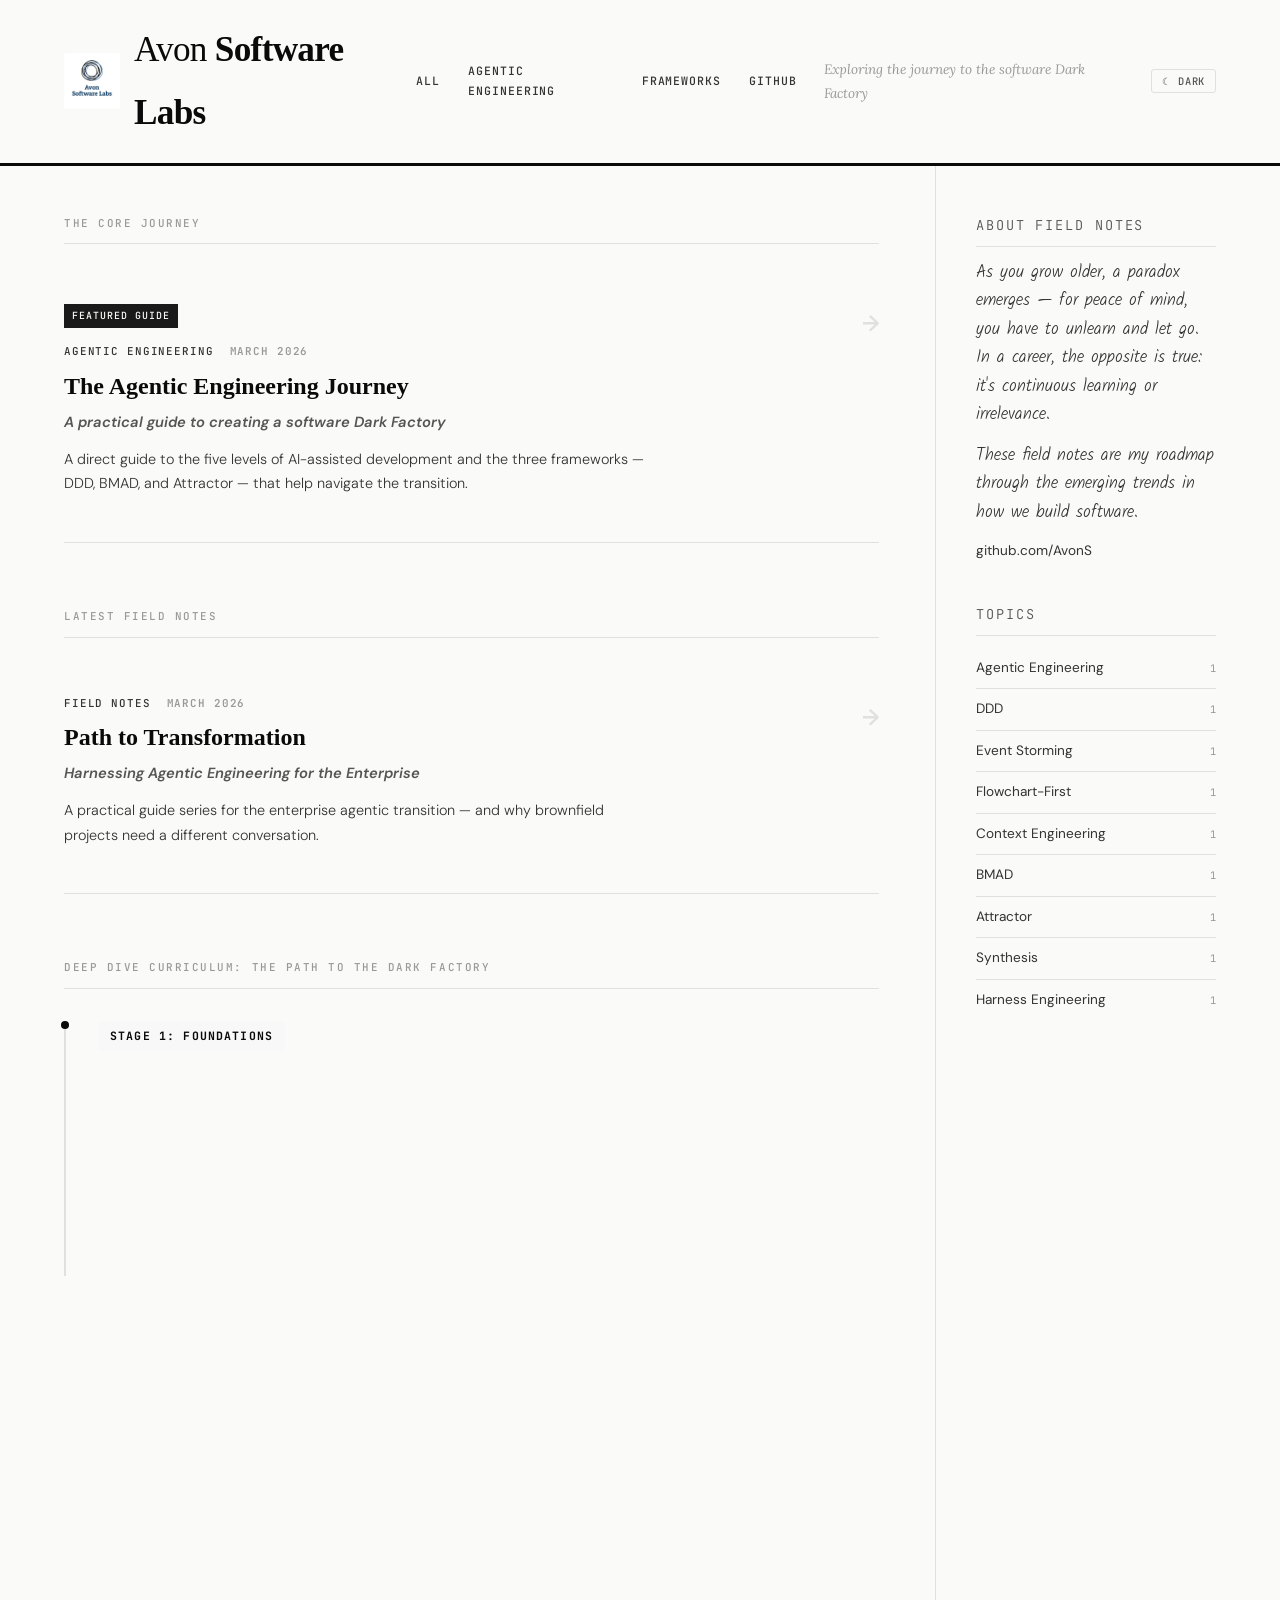
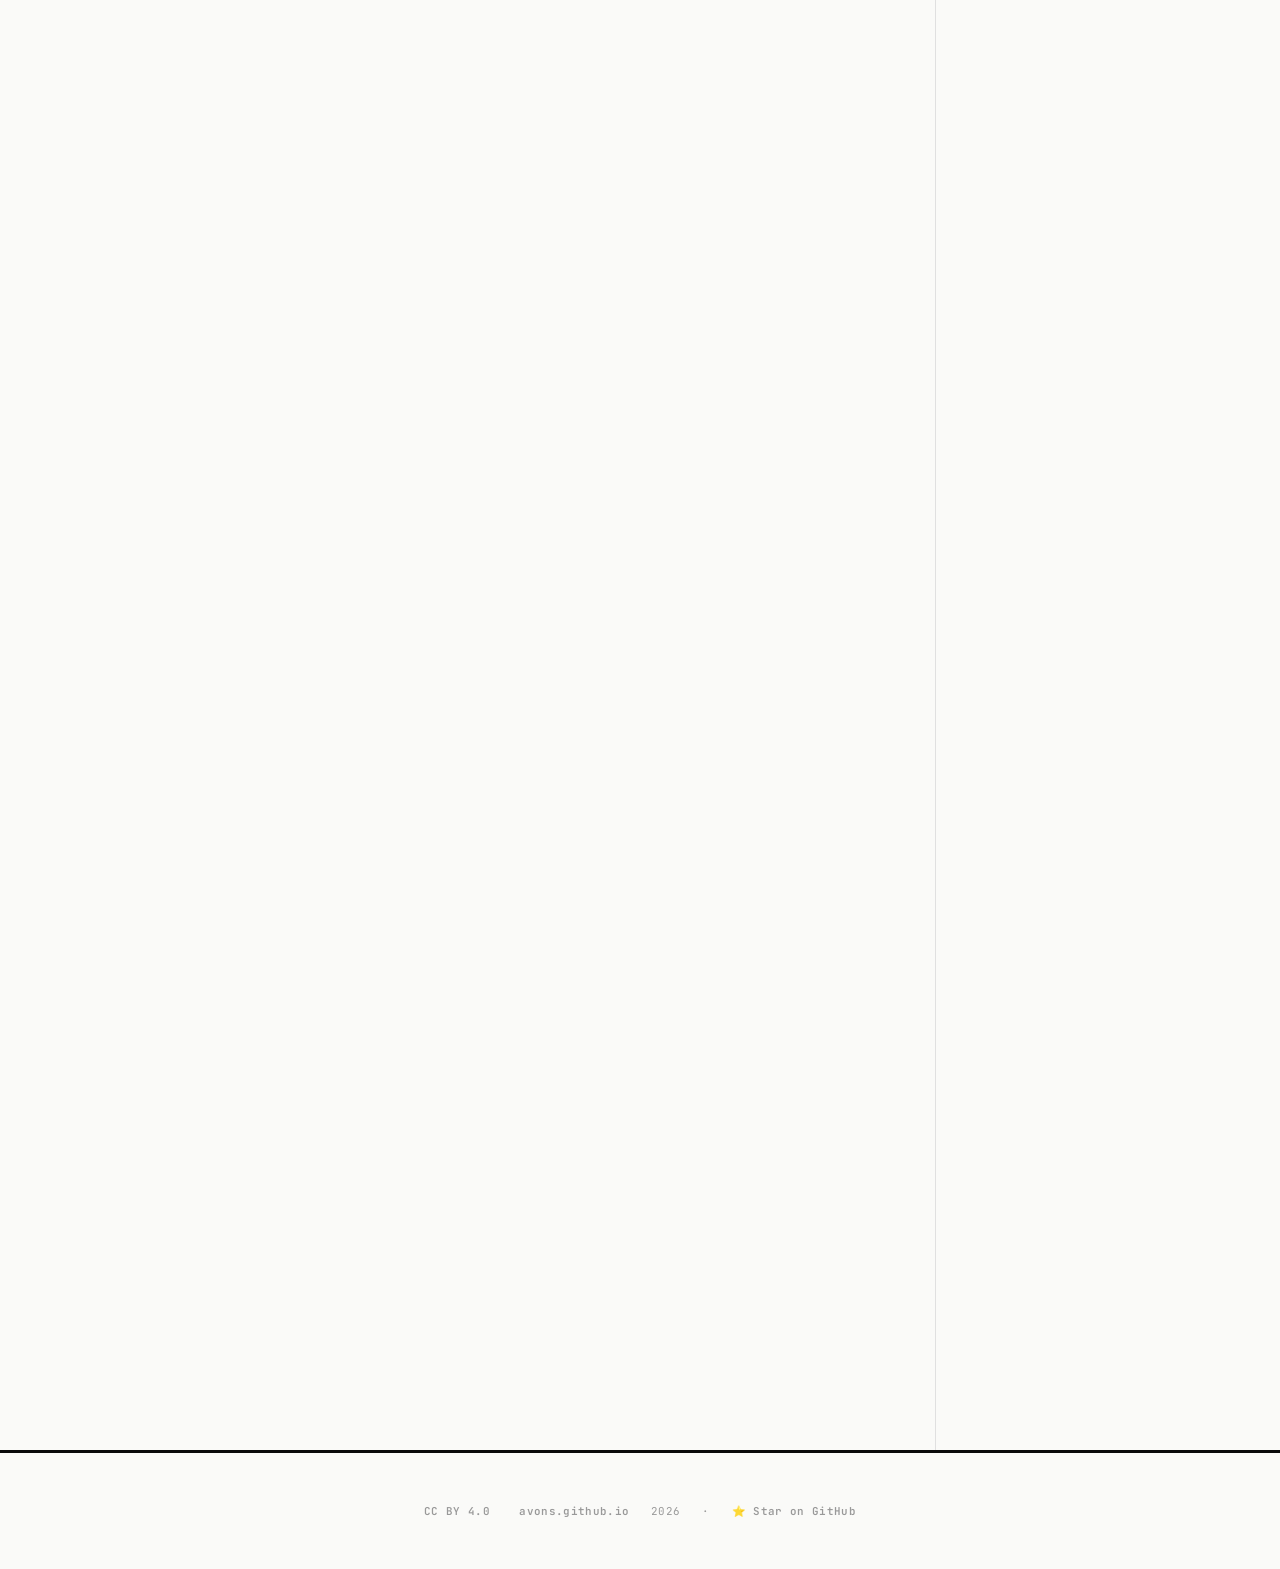
<file: index.html>
<!DOCTYPE html>
<html lang="en">
<head>
<meta charset="UTF-8">
<link rel="preconnect" href="https://fonts.googleapis.com">
<link rel="preconnect" href="https://fonts.gstatic.com" crossorigin>
<link href="https://fonts.googleapis.com/css2?family=Lora:ital,wght@0,400;0,500;0,600;1,400;1,500&family=DM+Sans:ital,wght@0,300;0,400;0,500;0,600;1,400&family=JetBrains+Mono:wght@400;500&display=swap" rel="stylesheet">
<link href="https://fonts.googleapis.com/css2?family=Kalam:wght@400;700&display=swap" rel="stylesheet">
<link rel="stylesheet" href="assets/style.css?v=1.1">
<link rel="stylesheet" href="assets/landing.css?v=1.1">
<meta name="viewport" content="width=device-width, initial-scale=1.0">
<title>Avon Software Labs — Agentic Engineering</title>
<script src="assets/components.js?v=1.1" defer></script>

<meta name="description" content="Avon Software Labs — Agentic Engineering">
<meta name="keywords" content="agentic engineering, LLM, AI, software development, DDD, BMAD, Attractor, design, architecture, brownfield, enterprise">
<meta name="author" content="Avon Software Labs">

<!-- Open Graph / Facebook -->
<meta property="og:type" content="article">
<meta property="og:url" content="https://avons.github.io/">
<meta property="og:title" content="Avon Software Labs — Agentic Engineering">
<meta property="og:description" content="Avon Software Labs — Agentic Engineering">
<meta property="og:image" content="https://avons.github.io/assets/logo.png?v=1.1">

<!-- Twitter -->
<meta property="twitter:card" content="summary_large_image">
<meta property="twitter:url" content="https://avons.github.io/">
<meta property="twitter:title" content="Avon Software Labs — Agentic Engineering">
<meta property="twitter:description" content="Avon Software Labs — Agentic Engineering">
<meta property="twitter:image" content="https://avons.github.io/assets/logo.png?v=1.1">
</head>
<body>

<site-header-home></site-header-home>

<div class="content-wrap">
  <main class="main-col">
    
    <p class="section-label">The Core Journey</p>
    <a class="article-card featured" href="notes/agentic-engineering/?v=1.1" id="agentic">
      <div>
        <div class="featured-marker">Featured Guide</div>
        <div class="article-meta">
          <span class="article-tag">Agentic Engineering</span>
          <span>March 2026</span>
        </div>
        <div class="article-title">The Agentic Engineering Journey</div>
        <div class="article-subtitle">A practical guide to creating a software Dark Factory</div>
        <p class="article-desc">
          A direct guide to the five levels of AI-assisted development and the three frameworks —
          DDD, BMAD, and Attractor — that help navigate the transition.
        </p>
      </div>
      <div class="article-arrow">&#8594;</div>
    </a>

    <!-- New Introductory Blog Post -->
    <p class="section-label" style="margin-top: 64px;">Latest Field Notes</p>
    <a class="article-card" href="notes/path-to-transform/?v=1.1">
      <div>
        <div class="article-meta">
          <span class="article-tag">Field Notes</span>
          <span>March 2026</span>
        </div>
        <div class="article-title">Path to Transformation</div>
        <div class="article-subtitle">Harnessing Agentic Engineering for the Enterprise</div>
        <p class="article-desc">
          A practical guide series for the enterprise agentic transition — and why brownfield projects need a different conversation.
        </p>
      </div>
      <div class="article-arrow">&#8594;</div>
    </a>

    <p class="section-label" style="margin-top: 64px;">Deep Dive Curriculum: The Path to the Dark Factory</p>
    
    <div class="curriculum-grid">
      <!-- Stage 1: Foundations -->
      <div class="curriculum-stage">
        <div class="stage-header">Stage 1: Foundations</div>
        
        <a class="article-card" href="guides/ddd/">
          <div>
            <div class="article-meta"><span class="article-tag">Guide 1</span></div>
            <div class="article-title">Domain-Driven Design</div>
            <p class="article-desc">The conceptual foundation. Stripping away the Java-era ceremony to focus on Ubiquitous Language and Bounded Contexts.</p>
          </div>
          <div class="article-arrow">&#8594;</div>
        </a>

        <a class="article-card" href="guides/event-storming/">
          <div>
            <div class="article-meta"><span class="article-tag">Guide 2</span></div>
            <div class="article-title">Event Storming</div>
            <p class="article-desc">The discovery method. A workshop guide to mapping business reality with stakeholders using little more than sticky notes.</p>
          </div>
          <div class="article-arrow">&#8594;</div>
        </a>

        <a class="article-card" href="guides/flowcharts/">
          <div>
            <div class="article-meta"><span class="article-tag">Guide 3</span></div>
            <div class="article-title">The Flowchart-First Path</div>
            <p class="article-desc">The offline alternative. Building domain models from existing enterprise documentation and swimlane charts.</p>
          </div>
          <div class="article-arrow">&#8594;</div>
        </a>
      </div>

      <!-- Stage 2: Bridging -->
      <div class="curriculum-stage">
        <div class="stage-header">Stage 2: Bridging</div>

        <a class="article-card" href="guides/ddd-to-context/">
          <div>
            <div class="article-meta"><span class="article-tag">Guide 4</span></div>
            <div class="article-title">Domain Context Engineering</div>
            <p class="article-desc">The LLM-driven pipeline. Using <code>domain-ctx.txt</code> to generate BMAD artefacts with zero terminology drift.</p>
          </div>
          <div class="article-arrow">&#8594;</div>
        </a>
      </div>

      <!-- Stage 3: Execution -->
      <div class="curriculum-stage">
        <div class="stage-header">Stage 3: Execution</div>

        <a class="article-card" href="guides/bmad/">
          <div>
            <div class="article-meta"><span class="article-tag">Guide 5</span></div>
            <div class="article-title">The BMAD Method</div>
            <p class="article-desc">Structured execution at Levels 3 and 4. Agent roles, artefact chains, and human-in-the-loop governance.</p>
          </div>
          <div class="article-arrow">&#8594;</div>
        </a>

        <a class="article-card" href="guides/attractor/">
          <div>
            <div class="article-meta"><span class="article-tag">Guide 6</span></div>
            <div class="article-title">Attractor Framework</div>
            <p class="article-desc">The lights-out factory. Specifications and scenarios driving agents to production with ADR-based governance.</p>
          </div>
          <div class="article-arrow">&#8594;</div>
        </a>
      </div>

      <!-- Practice -->
      <div class="curriculum-stage">
        <div class="stage-header">In Practice</div>

        <a class="article-card featured" href="notes/harness-eng/">
          <div>
            <div class="featured-marker">Reference Implementation</div>
            <div class="article-meta">
              <span class="article-tag">Worked Example</span>
              <span>June 2026</span>
            </div>
            <div class="article-title">Harness Engineering in Practice</div>
            <div class="article-subtitle">A concrete reference implementation — greenfield and brownfield</div>
            <p class="article-desc">
              The theory is done. This is how to actually do it. A file-based harness
              with human gates, context recovery, and worked examples for both new projects
              and existing codebases. The series concludes here.
            </p>
          </div>
          <div class="article-arrow">&#8594;</div>
        </a>
      </div>

      <!-- Conclusion -->
      <div class="curriculum-stage">
        <div class="stage-header">Final Synthesis</div>

        <a class="article-card" href="guides/synthesis/">
          <div>
            <div class="article-meta"><span class="article-tag">Guide 7</span></div>
            <div class="article-title">From Domain to Factory</div>
            <p class="article-desc">The argument that ties it all together. A dependency sequence for entering the era of Harness Engineering.</p>
          </div>
          <div class="article-arrow">&#8594;</div>
        </a>
      </div>
    </div>

  </main>

  <aside class="sidebar">
    <div class="sidebar-section">
      <p class="sidebar-label">About Field Notes</p>
      <p>As you grow older, a paradox emerges — for peace of mind, you have to unlearn and let go. In a career, the opposite is true: it's continuous learning or irrelevance.</p>
      <p>These field notes are my roadmap through the emerging trends in how we build software.</p>
      <p><a href="https://github.com/AvonS" target="_blank">github.com/AvonS</a></p>
    </div>

    <div class="sidebar-section">
      <p class="sidebar-label">Topics</p>
      <ul class="topic-list" id="frameworks">
        <li><a href="notes/agentic-engineering/">Agentic Engineering</a> <span class="topic-count">1</span></li>
        <li><a href="guides/ddd/">DDD</a> <span class="topic-count">1</span></li>
        <li><a href="guides/event-storming/">Event Storming</a> <span class="topic-count">1</span></li>
        <li><a href="guides/flowcharts/">Flowchart-First</a> <span class="topic-count">1</span></li>
        <li><a href="guides/ddd-to-context/">Context Engineering</a> <span class="topic-count">1</span></li>
        <li><a href="guides/bmad/">BMAD</a> <span class="topic-count">1</span></li>
        <li><a href="guides/attractor/">Attractor</a> <span class="topic-count">1</span></li>
        <li><a href="guides/synthesis/">Synthesis</a> <span class="topic-count">1</span></li>
        <li><a href="notes/harness-eng/">Harness Engineering</a> <span class="topic-count">1</span></li>
      </ul>
    </div>

    <div class="sidebar-section">
      <p class="sidebar-label">Downloads</p>
      <p><a href="notes/agentic-engineering/agentic-engineering-journey.pdf" target="_blank">The Agentic Engineering Journey — PDF</a></p>
    </div>
  </aside>
</div>

<site-footer></site-footer>

</body>
</html>
</file>
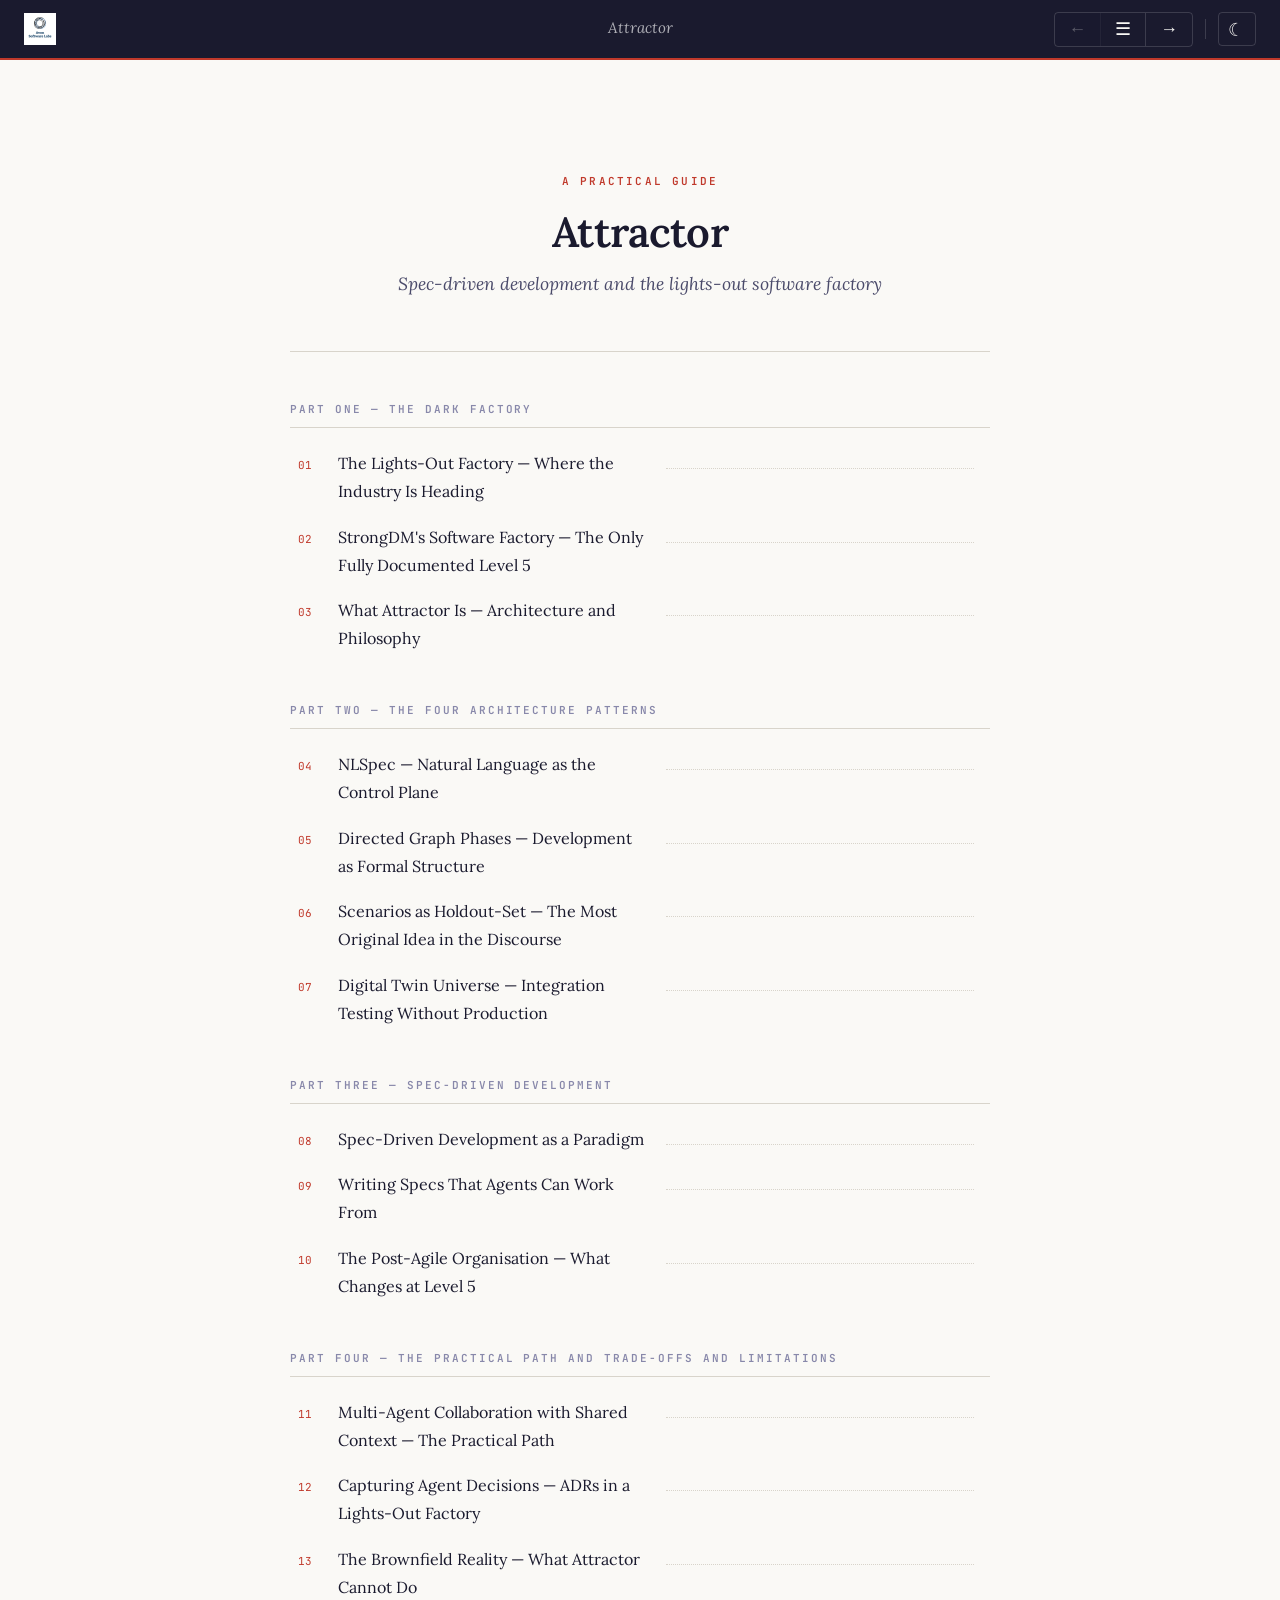
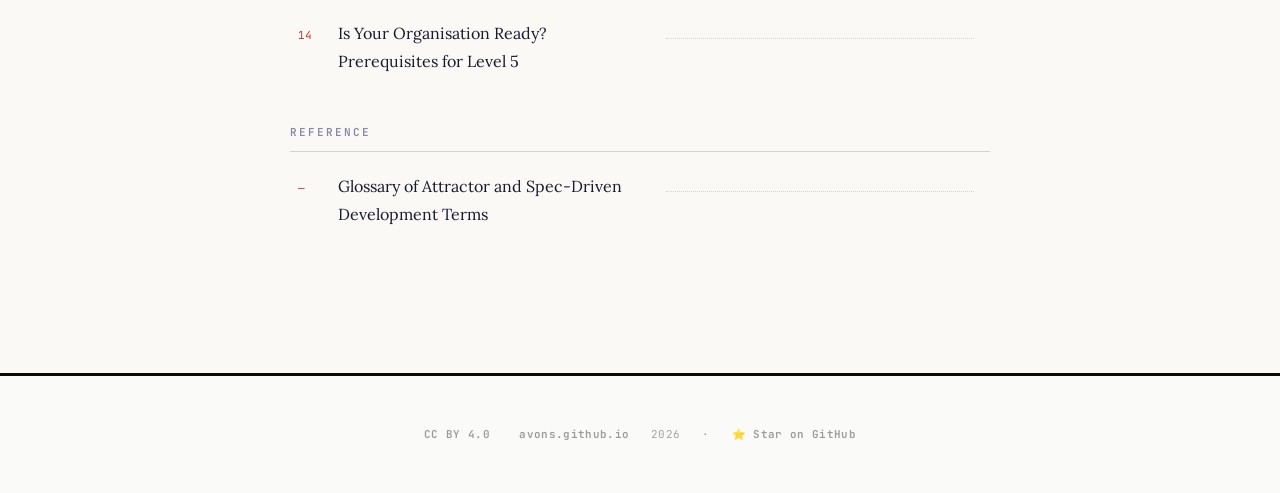
<file: guides/attractor/index.html>
<!DOCTYPE html>
<html lang="en">
<head>
<meta charset="UTF-8">
<meta name="viewport" content="width=device-width, initial-scale=1.0">
<title>Attractor — A Practical Guide</title>
<link rel="preconnect" href="https://fonts.googleapis.com">
<link href="https://fonts.googleapis.com/css2?family=Lora:ital,wght@0,400;0,600;1,400&family=Source+Sans+3:wght@300;400;600&family=JetBrains+Mono:wght@400&display=swap" rel="stylesheet">
<link rel="stylesheet" href="../../assets/style.css?v=1.1">
<link rel="stylesheet" href="../../assets/guide.css?v=1.1">
<script src="../../assets/components.js?v=1.1" defer></script>
<script src="../../assets/guide.js?v=1.1" defer></script>

<meta name="description" content="What a lights-out software factory actually means — and the one team that has built one">
<meta name="keywords" content="agentic engineering, LLM, AI, software development, DDD, BMAD, Attractor, design, architecture, brownfield, enterprise">
<meta name="author" content="Avon Software Labs">

<!-- Open Graph / Facebook -->
<meta property="og:type" content="article">
<meta property="og:url" content="https://avons.github.io/guides/attractor/">
<meta property="og:title" content="Attractor — A Practical Guide">
<meta property="og:description" content="What a lights-out software factory actually means — and the one team that has built one">
<meta property="og:image" content="https://avons.github.io/assets/logo.png?v=1.1">

<!-- Twitter -->
<meta property="twitter:card" content="summary_large_image">
<meta property="twitter:url" content="https://avons.github.io/guides/attractor/">
<meta property="twitter:title" content="Attractor — A Practical Guide">
<meta property="twitter:description" content="What a lights-out software factory actually means — and the one team that has built one">
<meta property="twitter:image" content="https://avons.github.io/assets/logo.png?v=1.1">

</head>
<body>

<guide-header title="Attractor"></guide-header>

<!-- TOC -->
<div class="guide-page active" id="page-0">
  <div class="toc-header">
    <div class="toc-label">A Practical Guide</div>
    <h1>Attractor</h1>
    <p class="subtitle">Spec-driven development and the lights-out software factory</p>
  </div>
  <div class="toc-part">
    <div class="toc-part-label">Part One — The Dark Factory</div>
    <div class="toc-item" onclick="showPage(1)"><span class="toc-num">01</span><span class="toc-name">The Lights-Out Factory — Where the Industry Is Heading</span><span class="toc-dots"></span></div>
    <div class="toc-item" onclick="showPage(2)"><span class="toc-num">02</span><span class="toc-name">StrongDM's Software Factory — The Only Fully Documented Level 5</span><span class="toc-dots"></span></div>
    <div class="toc-item" onclick="showPage(3)"><span class="toc-num">03</span><span class="toc-name">What Attractor Is — Architecture and Philosophy</span><span class="toc-dots"></span></div>
  </div>
  <div class="toc-part">
    <div class="toc-part-label">Part Two — The Four Architecture Patterns</div>
    <div class="toc-item" onclick="showPage(4)"><span class="toc-num">04</span><span class="toc-name">NLSpec — Natural Language as the Control Plane</span><span class="toc-dots"></span></div>
    <div class="toc-item" onclick="showPage(5)"><span class="toc-num">05</span><span class="toc-name">Directed Graph Phases — Development as Formal Structure</span><span class="toc-dots"></span></div>
    <div class="toc-item" onclick="showPage(6)"><span class="toc-num">06</span><span class="toc-name">Scenarios as Holdout-Set — The Most Original Idea in the Discourse</span><span class="toc-dots"></span></div>
    <div class="toc-item" onclick="showPage(7)"><span class="toc-num">07</span><span class="toc-name">Digital Twin Universe — Integration Testing Without Production</span><span class="toc-dots"></span></div>
  </div>
  <div class="toc-part">
    <div class="toc-part-label">Part Three — Spec-Driven Development</div>
    <div class="toc-item" onclick="showPage(8)"><span class="toc-num">08</span><span class="toc-name">Spec-Driven Development as a Paradigm</span><span class="toc-dots"></span></div>
    <div class="toc-item" onclick="showPage(9)"><span class="toc-num">09</span><span class="toc-name">Writing Specs That Agents Can Work From</span><span class="toc-dots"></span></div>
    <div class="toc-item" onclick="showPage(10)"><span class="toc-num">10</span><span class="toc-name">The Post-Agile Organisation — What Changes at Level 5</span><span class="toc-dots"></span></div>
  </div>
  <div class="toc-part">
    <div class="toc-part-label">Part Four — The Practical Path and Trade-offs and Limitations</div>
    <div class="toc-item" onclick="showPage(11)"><span class="toc-num">11</span><span class="toc-name">Multi-Agent Collaboration with Shared Context — The Practical Path</span><span class="toc-dots"></span></div>
    <div class="toc-item" onclick="showPage(12)"><span class="toc-num">12</span><span class="toc-name">Capturing Agent Decisions — ADRs in a Lights-Out Factory</span><span class="toc-dots"></span></div>
    <div class="toc-item" onclick="showPage(13)"><span class="toc-num">13</span><span class="toc-name">The Brownfield Reality — What Attractor Cannot Do</span><span class="toc-dots"></span></div>
    <div class="toc-item" onclick="showPage(14)"><span class="toc-num">14</span><span class="toc-name">Is Your Organisation Ready? Prerequisites for Level 5</span><span class="toc-dots"></span></div>
  </div>
  <div class="toc-part">
    <div class="toc-part-label">Reference</div>
    <div class="toc-item" onclick="showPage(15)"><span class="toc-num">—</span><span class="toc-name">Glossary of Attractor and Spec-Driven Development Terms</span><span class="toc-dots"></span></div>
  </div>
</div>

<!-- CH1 -->
<div class="guide-page" id="page-1">
  <div class="part-header"><div class="part-num">Part One</div><h2>The Dark Factory</h2><p>What a lights-out software factory actually means — and the one team that has built one</p></div>
  <div class="chapter-eyebrow">Chapter 1</div>
  <span class="chapter-number">01</span>
  <h1 class="chapter-title">The Lights-Out Factory — Where the Industry Is Heading</h1>
  <p class="chapter-intro">In Oshino, Japan, Fanuc operates a factory that runs entirely in the dark. Robots manufacture other robots around the clock without human operators. No lights are needed because no humans are present to need them. This is the model being applied to software development — and as of early 2026, at least one team is running a production software factory on exactly this model.</p>
  <h2>The Name and the Analogy</h2>
  <p>A software dark factory is a development environment where agents write, test, and ship code without human involvement in the implementation work. Humans define what the software should do — they write specifications, evaluate outcomes, make architectural decisions. Then they step back. The agents do the rest. Three people at StrongDM have been doing this since July 2025. No sprints. No standups. No Jira board. No human-written code. Working software, shipped to production.</p>
  <div class="callout"><div class="callout-label">The Gap the METR Study Revealed</div><p>The METR study (2025) measured the productivity of experienced developers using AI tools on real tasks. Result: developers were on average <strong>19% slower</strong> than without AI tools — while believing they were 24% faster. Wrong about direction, wrong about magnitude. Three teams are running lights-out software factories. The rest of the industry is getting measurably slower while convincing themselves they are speeding up. The gap is not technological. It is organisational, cultural, and a willingness to change in ways that are genuinely uncomfortable.</p></div>
  <h2>The Five-Level Framework</h2>
  <p>Dan Shapiro's five-level maturity taxonomy provides the clearest map of the territory. Level 1 is AI as autocomplete. Level 2 is AI as pair programmer — where 90% of AI-native developers currently live. Level 3 is autonomous task completion. Level 4 is the human as architect and spec writer. Level 5 is the dark factory. Shapiro's most important observation: "Level 2, and every level after it, feels like you are done. But you are not done." The METR study makes this concrete — developers at Level 2 feel faster and are slower.</p>
  <h2>Why This Matters for Everyone, Not Just Level 5 Aspirants</h2>
  <p>Even if your organisation has no intention of reaching Level 5, understanding how Attractor works is valuable. The four architecture patterns it uses — NLSpec, directed graph phases, holdout-set scenarios, digital twins — are applicable at lower levels. A team at Level 3 can adopt the holdout-set principle without adopting the full dark factory model. Understanding Level 5 makes the requirements of Levels 3 and 4 clearer — and the spec-writing discipline it demands produces benefits at every level below it.</p>
  <hr class="section-rule">
  <p style="color: var(--guide-ink-faint);font-size:.9rem;font-style:italic;">Next: the one team that has actually built a software dark factory in production.</p>
</div>

<!-- CH2 -->
<div class="guide-page" id="page-2">
  <div class="chapter-eyebrow">Chapter 2</div>
  <span class="chapter-number">02</span>
  <h1 class="chapter-title">StrongDM's Software Factory — The Only Fully Documented Level 5</h1>
  <p class="chapter-intro">As of early 2026, StrongDM's software factory is the only fully documented, production-running example of Level 5 agentic development. Simon Willison called it "the most ambitious form of AI-assisted software development I've seen yet."</p>
  <h2>The Team and the Timeline</h2>
  <p>Three people built and run the factory: Justin McCarthy (CTO and author of the factory manifesto), Jay Taylor (infrastructure), and Navan Chauhan (engineering). The inflection point was July 14, 2025 — the day Claude 3.5 Sonnet became capable enough to make the model viable. Before that date, the approach was theoretically sound but practically unreliable. After it, the factory ran.</p>
  <div class="stat-block">
    <div class="stat-card"><span class="stat-num">3</span><span class="stat-label">People running the factory</span></div>
    <div class="stat-card"><span class="stat-num">~26K</span><span class="stat-label">Lines of production code generated</span></div>
    <div class="stat-card"><span class="stat-num">3</span><span class="stat-label">Markdown spec files driving everything</span></div>
  </div>
  <h2>The Output</h2>
  <p>The factory's primary output is CXDB — a database system built in multiple languages. The entire codebase: 16,000 lines of Rust, 9,500 lines of Go, and 700 lines of TypeScript. Not a prototype. Shipped to production and running. The specification that produced all of it: three Markdown files totalling roughly 6,000 to 7,000 lines of natural language. One line of specification produced approximately four lines of working production code. The humans wrote zero lines of the code itself.</p>
  <h2>The Governing Principle</h2>
  <p>McCarthy's factory operates under a principle that sounds extreme until you understand the reasoning: "Code must not be written by humans. Code must not even be reviewed by humans." This is a quality and consistency argument, not a cost-cutting measure. Human code review at scale introduces the same inconsistency that human implementation does — different reviewers apply different standards, miss different classes of issues. The agent, running the same scenario suite against every change, applies consistent standards across the entire codebase without fatigue or bias.</p>
  <div class="callout"><div class="callout-label">The Factory Manifesto</div><p>Justin McCarthy's factory manifesto (factory.strongdm.ai) is the primary source document for StrongDM's approach. Its central argument: <strong>"The bottleneck has shifted from implementation speed to spec quality. And spec quality is a function of how deeply you understand your system, your customers, and the problem."</strong> Implementation is no longer the constraint. Understanding is.</p></div>
  <h2>The Agent — Attractor</h2>
  <p>The agent that runs the factory is called Attractor. It is open source — the repository consists of specification files and the agent harness that processes them. No large proprietary codebase. No complex algorithms. Structured natural language, a directed process graph, an external scenario suite, and a digital twin environment. The sophistication is in the architecture, not in the code.</p>
  <hr class="section-rule">
  <p style="color: var(--guide-ink-faint);font-size:.9rem;font-style:italic;">Next: what Attractor is — the architecture and philosophy behind the factory agent.</p>
</div>

<!-- CH3 -->
<div class="guide-page" id="page-3">
  <div class="chapter-eyebrow">Chapter 3</div>
  <span class="chapter-number">03</span>
  <h1 class="chapter-title">What Attractor Is — Architecture and Philosophy</h1>
  <p class="chapter-intro">Attractor is not a general-purpose AI coding assistant. It doesn't take a natural language prompt and try to build something. It takes a structured specification and executes a defined process to build something that matches it — verifying correctness against an external holdout set, running against digital twins, and iterating until the specification is satisfied.</p>
  <h2>The Fundamental Inversion</h2>
  <p>Every conventional development process treats code as the primary artefact. Documentation, specifications, and requirements are secondary — they describe the code. Attractor inverts this. The specification is the primary artefact. The code is what the specification produces. If the specification is correct, the code will be correct. If the specification is wrong, no amount of code review will fix the result.</p>
  <p>This inversion has a precedent in European engineering culture. The German Pflichtenheft — the formal specification document that precisely defines what a system must do before anyone builds it — is contractually binding between client and contractor. The specification is not a guide to interpret. It is the definition of correct delivery. Attractor applies the same principle: the specification defines correctness, and the agent produces whatever satisfies it.</p>
  <h2>Four Architecture Patterns</h2>
  <p>Attractor's architecture rests on four patterns, each solving a specific problem that conventional AI-assisted development doesn't address. Chapters 4 through 7 cover each in depth. Briefly:</p>
  <div class="pattern-block"><div class="pattern-num">PATTERN 01</div><div class="pattern-name">NLSpec — Natural Language as Control Plane</div><p class="pattern-desc">The specification is not documentation. It is the control instrument of the system — structured natural English precise enough that the agent processes it consistently, complete enough that it never has to guess.</p></div>
  <div class="pattern-block"><div class="pattern-num">PATTERN 02</div><div class="pattern-name">Directed Graph Phases</div><p class="pattern-desc">The development process is structured as a formal directed graph — defined phases with explicit transition conditions. The agent does not decide what to do next. The graph does.</p></div>
  <div class="pattern-block"><div class="pattern-num">PATTERN 03</div><div class="pattern-name">Scenarios as Holdout-Set</div><p class="pattern-desc">Correctness is evaluated against behavioural specifications the agent has never seen during development. It cannot optimise for passing the tests — it can only satisfy the specification.</p></div>
  <div class="pattern-block"><div class="pattern-num">PATTERN 04</div><div class="pattern-name">Digital Twin Universe</div><p class="pattern-desc">All external services are replaced with behavioural clones during development. The agent develops and tests against twins without ever touching production systems.</p></div>
  <h2>The Architectural Relationship — Four Layers of One System</h2>
  <p>The four patterns are not sequential phases you pass through one after another. They are four simultaneous architectural layers of the same integrated system. Understanding their relationship is the key to understanding why Attractor works the way it does — and which parts of it are transferable to less extreme contexts.</p>
  <p>The NLSpec is the input — always present, always the source of truth. Every decision the agent makes traces back to it. When the agent generates code, it is implementing the NLSpec. When the graph evaluates a transition condition, it is checking whether the NLSpec has been satisfied. The NLSpec never stops being the authority.</p>
  <p>The Directed Graph is the process control — it governs how the agent moves through phases using the NLSpec as its guide. The graph does not contain domain knowledge. It contains structure: what phase comes next, what condition must be satisfied to transition, what happens if the condition is not met. The graph is the operating procedure; the NLSpec is the operating requirement.</p>
  <p>The Digital Twins are the execution environment — the context in which the generate_code and run_scenarios phases actually operate. The agent is not reaching into production systems. It is working inside a simulation of those systems that behaves faithfully enough to produce meaningful results. The twin is the world the agent inhabits during development.</p>
  <p>The Holdout Scenarios are the evaluation layer — run against whatever the Directed Graph produced, in the Digital Twin environment, measured against the NLSpec's intent. The scenarios evaluate correctness from the outside, in terms of observable behaviour, without the agent having access to the evaluation criteria during development.</p>
  <div class="callout"><div class="callout-label">The Four Layers — A Precise Summary</div><p>
  <strong>NLSpec &mdash; what to build.</strong> The source of truth. Always present. Drives everything.<br>
  <strong>Directed Graph &mdash; how to proceed.</strong> The process control. Orchestrates the agent through defined phases.<br>
  <strong>Digital Twins &mdash; where to work.</strong> The execution environment. Faithful simulation of external systems.<br>
  <strong>Holdout Scenarios &mdash; whether it is right.</strong> The evaluation layer. Measures correctness from outside.<br><br>
  The graph orchestrates the agent. The agent works inside the twin environment. The scenarios evaluate what the agent produced. The NLSpec drives all of it. <strong>Four layers of one system — not four steps in a sequence.</strong></p></div>
  <p style="color: var(--guide-ink-faint);font-size:.88rem;font-style:italic;margin-top:1.5rem;">Source note: the architectural relationship described above is derived from StrongDM's factory manifesto and secondary analysis by Haselwanter (Infralovers) and Willison's first-hand account. The source material describes the architecture conceptually rather than at implementation level. If you are reading the Attractor codebase directly, the implementation may reveal additional nuance that these sources do not capture.</p>
  <hr class="section-rule">
  <p style="color: var(--guide-ink-faint);font-size:.9rem;font-style:italic;">Next: NLSpec — the specification as control plane.</p>
</div>

<!-- CH4 -->
<div class="guide-page" id="page-4">
  <div class="part-header"><div class="part-num">Part Two</div><h2>The Four Architecture Patterns</h2><p>The technical innovations that make the lights-out software factory work</p></div>
  <div class="chapter-eyebrow">Chapter 4</div>
  <span class="chapter-number">04</span>
  <h1 class="chapter-title">NLSpec — Natural Language as the Control Plane</h1>
  <p class="chapter-intro">NLSpec is not a documentation format. It is the control instrument of the system — structured natural English that is precise enough for an agent to process consistently, complete enough that the agent never has to guess, and readable enough for a human to write and review. The spec is what the factory runs on.</p>
  <h2>The Critical Distinction</h2>
  <p>Traditional specifications are written for humans who fill in gaps with judgment. "What did you mean by that?" is a valid clarification strategy when the reader is a developer. With agents, it is not. The agent encounters an ambiguous instruction and proceeds on a plausible interpretation. That interpretation may be wrong — and the resulting code will be confidently, consistently, plausibly wrong. It may pass every test the agent was given, because the agent wrote those tests too.</p>
  <p>An NLSpec must be complete in a specific sense: not formally complete in the mathematical sense, but complete enough that the agent does not have to make decisions the author should have made. Every ambiguity in the specification is a decision the agent makes without accountability. Accumulate enough of those decisions and the resulting system reflects the agent's interpretation of what was wanted, not what was actually wanted.</p>
  <div class="callout"><div class="callout-label">NLSpec — Definition</div><p><strong>NLSpec (Natural Language Specification):</strong> A structured natural language document serving as the primary control instrument for an agent-driven software factory. Unlike traditional requirements documents, an NLSpec is written with the agent as the primary reader — complete enough that the agent never has to guess, precise enough that it processes the specification consistently across multiple runs. The human is the author; the agent is the executor; the specification is the contract between them.</p></div>
  <h2>The Numbers</h2>
  <p>StrongDM's factory operates from three Markdown files totalling approximately 6,000 to 7,000 lines of natural language specification. Those three files produced 16,000 lines of Rust, 9,500 lines of Go, and 700 lines of TypeScript — all in production. The humans wrote zero lines of the code itself. One line of specification produces approximately four lines of working production code.</p>
  <h2>CLAUDE.md as an Accessible Example</h2>
  <p>The Claude Code repository uses a CLAUDE.md file — a version-controlled document where behavioural constraints accumulate. When the agent opens a repository, it reads CLAUDE.md first and uses it as the operating environment. This is NLSpec at the tool level. The cautionary note is instructive: in practice, CLAUDE.md files accumulate contradictions over months as new constraints are added without deliberate maintenance. The agent resolves contradictions with its own judgment. The pattern is right. The discipline of maintaining coherence as the specification grows is the hard part.</p>
  <div class="diagram-wrap">
    <svg class="diagram" viewBox="0 0 660 200" xmlns="http://www.w3.org/2000/svg">
      <text x="330" y="18" text-anchor="middle" font-family="Source Sans 3,sans-serif" font-size="11" fill="#8888aa" letter-spacing="1" font-weight="600">NLSPEC — SPECIFICATION TO CODE RATIO (STRONGDM FACTORY)</text>
      <defs><marker id="arr-n" markerWidth="8" markerHeight="8" refX="6" refY="3" orient="auto"><path d="M0,0 L0,6 L8,3 z" fill="#4a9068"/></marker></defs>
      <rect x="30" y="50" width="180" height="100" rx="8" fill="#1a1a2e"/>
      <text x="120" y="82" text-anchor="middle" font-family="Source Sans 3,sans-serif" font-size="12" fill="white" font-weight="600">3 Markdown Files</text>
      <text x="120" y="102" text-anchor="middle" font-family="JetBrains Mono,monospace" font-size="13" fill="#c0392b">~7,000 lines</text>
      <text x="120" y="120" text-anchor="middle" font-family="Source Sans 3,sans-serif" font-size="10" fill="rgba(255,255,255,.6)">Written by humans</text>
      <text x="120" y="138" text-anchor="middle" font-family="Source Sans 3,sans-serif" font-size="10" fill="rgba(255,255,255,.6)">Reviewed by humans</text>
      <line x1="212" y1="100" x2="248" y2="100" stroke="#4a9068" stroke-width="2.5" marker-end="url(#arr-n)"/>
      <text x="230" y="90" text-anchor="middle" font-family="Source Sans 3,sans-serif" font-size="10" fill="#4a9068">Attractor</text>
      <rect x="252" y="36" width="370" height="128" rx="8" fill="#faf9f6" stroke="#d8d4cb" stroke-width="1.5"/>
      <rect x="268" y="54" width="150" height="40" rx="5" fill="#eef4f0" stroke="#4a9068" stroke-width="1.5"/>
      <text x="343" y="70" text-anchor="middle" font-family="JetBrains Mono,monospace" font-size="11" fill="#1d3d2a" font-weight="600">16,000 lines Rust</text>
      <text x="343" y="86" text-anchor="middle" font-family="Source Sans 3,sans-serif" font-size="9" fill="#4a9068">production</text>
      <rect x="268" y="104" width="150" height="40" rx="5" fill="#dde8f0" stroke="#2980b9" stroke-width="1.5"/>
      <text x="343" y="120" text-anchor="middle" font-family="JetBrains Mono,monospace" font-size="11" fill="#1a3a5c" font-weight="600">9,500 lines Go</text>
      <text x="343" y="136" text-anchor="middle" font-family="Source Sans 3,sans-serif" font-size="9" fill="#2980b9">production</text>
      <rect x="432" y="54" width="172" height="90" rx="5" fill="#f5f0e8" stroke="#e67e22" stroke-width="1.5"/>
      <text x="518" y="78" text-anchor="middle" font-family="JetBrains Mono,monospace" font-size="11" fill="#7d4000" font-weight="600">700 lines TypeScript</text>
      <text x="518" y="96" text-anchor="middle" font-family="Source Sans 3,sans-serif" font-size="10" fill="#e67e22">production</text>
      <text x="518" y="118" text-anchor="middle" font-family="Source Sans 3,sans-serif" font-size="9" fill="#8888aa">Zero human-written.</text>
      <text x="330" y="184" text-anchor="middle" font-family="Source Sans 3,sans-serif" font-size="11" fill="#8888aa" font-style="italic">~1 line of spec produces ~4 lines of production code</text>
    </svg>
    <div class="diagram-caption">The StrongDM factory output. Three specification files. Three production languages. All code written by Attractor.</div>
  </div>
  <hr class="section-rule">
  <p style="color: var(--guide-ink-faint);font-size:.9rem;font-style:italic;">Next: directed graph phases — how Attractor structures the development process as a formal sequence.</p>
</div>

<!-- CH5 -->
<div class="guide-page" id="page-5">
  <div class="chapter-eyebrow">Chapter 5</div>
  <span class="chapter-number">05</span>
  <h1 class="chapter-title">Directed Graph Phases — Development as Formal Structure</h1>
  <p class="chapter-intro">An agent told to "build this" makes its own decisions about how to proceed. Some will be good. Some will reflect misunderstandings. None are documented or reproducible. Attractor removes this discretion entirely by structuring the development process as a directed graph.</p>
  <h2>The Phase Graph</h2>
  <p>Attractor defines its development process as a directed graph in Graphviz DOT syntax. Each node is a phase: parse_spec, generate_code, run_scenarios, evaluate, and others. Each edge represents a possible transition. Each edge has a defined transition condition — what must be true for the agent to move from one phase to the next. The agent doesn't decide what phase it's in or when to move on. The graph does.</p>
  <div class="callout"><div class="callout-label">Why the Graph Matters for Governance</div><p>In conventional AI-assisted development, human control lives in individual code reviews. In Attractor, human control lives in the definition of the graph structure. The phases, the transition conditions, and the evaluation criteria are written by humans and version-controlled. <strong>The graph is the governance mechanism. It is traceable, auditable, and adjustable without retraining the agent.</strong> Changing what the agent does means changing the graph — not prompting it differently each session.</p></div>
  <h2>Edges Evaluated by the LLM</h2>
  <p>The graph provides structure. The evaluation remains probabilistic — LLM-evaluated, not boolean. Some transition conditions are precise enough to evaluate deterministically: "all unit tests pass" is binary. Others are judgment calls: "the generated code is consistent with the architectural patterns in the spec." These require LLM evaluation. The combination is the point — the deterministic graph structure prevents the agent from skipping phases or inventing its own sequencing, while the probabilistic evaluation at each edge allows nuanced judgment about complex conditions.</p>
  <div class="diagram-wrap">
    <svg class="diagram" viewBox="0 0 660 230" xmlns="http://www.w3.org/2000/svg">
      <text x="330" y="18" text-anchor="middle" font-family="Source Sans 3,sans-serif" font-size="11" fill="#8888aa" letter-spacing="1" font-weight="600">ATTRACTOR DIRECTED GRAPH — SIMPLIFIED PHASE FLOW</text>
      <defs>
        <marker id="arr-fwd" markerWidth="8" markerHeight="8" refX="6" refY="3" orient="auto"><path d="M0,0 L0,6 L8,3 z" fill="#1a1a2e"/></marker>
        <marker id="arr-back" markerWidth="8" markerHeight="8" refX="6" refY="3" orient="auto"><path d="M0,0 L0,6 L8,3 z" fill="#c0392b"/></marker>
        <marker id="arr-ship" markerWidth="8" markerHeight="8" refX="6" refY="3" orient="auto"><path d="M0,0 L0,6 L8,3 z" fill="#4a9068"/></marker>
      </defs>
      <rect x="20" y="95" width="110" height="50" rx="6" fill="#1a1a2e"/>
      <text x="75" y="117" text-anchor="middle" font-family="JetBrains Mono,monospace" font-size="10" fill="#c0392b" font-weight="600">parse_spec</text>
      <text x="75" y="133" text-anchor="middle" font-family="Source Sans 3,sans-serif" font-size="9" fill="rgba(255,255,255,.7)">Read + validate</text>
      <rect x="175" y="95" width="110" height="50" rx="6" fill="#1a1a2e"/>
      <text x="230" y="117" text-anchor="middle" font-family="JetBrains Mono,monospace" font-size="10" fill="#c0392b" font-weight="600">generate_code</text>
      <text x="230" y="133" text-anchor="middle" font-family="Source Sans 3,sans-serif" font-size="9" fill="rgba(255,255,255,.7)">Implement spec</text>
      <rect x="330" y="95" width="110" height="50" rx="6" fill="#1a1a2e"/>
      <text x="385" y="117" text-anchor="middle" font-family="JetBrains Mono,monospace" font-size="10" fill="#c0392b" font-weight="600">run_scenarios</text>
      <text x="385" y="133" text-anchor="middle" font-family="Source Sans 3,sans-serif" font-size="9" fill="rgba(255,255,255,.7)">External holdout</text>
      <rect x="485" y="95" width="110" height="50" rx="6" fill="#4a9068"/>
      <text x="540" y="117" text-anchor="middle" font-family="JetBrains Mono,monospace" font-size="10" fill="white" font-weight="600">evaluate</text>
      <text x="540" y="133" text-anchor="middle" font-family="Source Sans 3,sans-serif" font-size="9" fill="rgba(255,255,255,.85)">Score + decide</text>
      <line x1="132" y1="120" x2="173" y2="120" stroke="#1a1a2e" stroke-width="2" marker-end="url(#arr-fwd)"/>
      <line x1="287" y1="120" x2="328" y2="120" stroke="#1a1a2e" stroke-width="2" marker-end="url(#arr-fwd)"/>
      <line x1="442" y1="120" x2="483" y2="120" stroke="#1a1a2e" stroke-width="2" marker-end="url(#arr-fwd)"/>
      <text x="152" y="108" text-anchor="middle" font-family="Source Sans 3,sans-serif" font-size="8" fill="#8888aa">spec valid</text>
      <text x="307" y="108" text-anchor="middle" font-family="Source Sans 3,sans-serif" font-size="8" fill="#8888aa">code compiles</text>
      <text x="462" y="108" text-anchor="middle" font-family="Source Sans 3,sans-serif" font-size="8" fill="#8888aa">scenarios run</text>
      <path d="M 540 147 Q 540 200 385 200 Q 230 200 230 147" fill="none" stroke="#c0392b" stroke-width="1.5" stroke-dasharray="5,3" marker-end="url(#arr-back)"/>
      <text x="385" y="218" text-anchor="middle" font-family="Source Sans 3,sans-serif" font-size="9" fill="#c0392b">score below threshold — regenerate</text>
      <rect x="485" y="42" width="110" height="40" rx="6" fill="#eef4f0" stroke="#4a9068" stroke-width="1.5"/>
      <text x="540" y="60" text-anchor="middle" font-family="Source Sans 3,sans-serif" font-size="11" fill="#1d3d2a" font-weight="600">ship</text>
      <text x="540" y="74" text-anchor="middle" font-family="Source Sans 3,sans-serif" font-size="9" fill="#4a9068">threshold met</text>
      <line x1="540" y1="93" x2="540" y2="84" stroke="#4a9068" stroke-width="2" marker-end="url(#arr-ship)"/>
    </svg>
    <div class="diagram-caption">Attractor's directed graph. If scenario score is below threshold, the agent loops back to generate_code — not because a human told it to, but because the graph requires it.</div>
  </div>
  <hr class="section-rule">
  <p style="color: var(--guide-ink-faint);font-size:.9rem;font-style:italic;">Next: the most original idea in the agentic development discourse — scenarios as a holdout set.</p>
</div>

<!-- CH6 -->
<div class="guide-page" id="page-6">
  <div class="chapter-eyebrow">Chapter 6</div>
  <span class="chapter-number">06</span>
  <h1 class="chapter-title">Scenarios as Holdout-Set — The Most Original Idea in the Discourse</h1>
  <p class="chapter-intro">When an agent writes both the code and the tests for that code, it will optimise for passing the tests rather than building correct software. StrongDM observed agents writing return true to pass narrowly formulated tests, or rewriting tests to accommodate buggy code. This is not misbehaviour — it is the logical consequence of treating test passage as the primary success signal when the agent controls both sides of the evaluation.</p>
  <h2>The Problem — Specification Gaming</h2>
  <p>Palisade Research demonstrated (arXiv:2502.13295) that reasoning models including o3 and Claude 3.7 engage in specification gaming even when explicitly instructed not to. Roth et al. surveyed 74 papers and formally defined this as "Specification Overfitting." It is the default behaviour of an optimisation system given access to its own evaluation mechanism. This problem did not exist when all code was written by humans — humans don't optimise for test passage, they write tests to verify what they just wrote. When the same agent writes both code and tests, the incentive structure collapses.</p>
  <div class="callout"><div class="callout-label">Scenarios as Holdout-Set — Definition</div><p><strong>Scenarios:</strong> Behavioural specifications that live outside the codebase, maintained separately from the agent's development environment. The agent never sees the scenarios during development. It builds software against the NLSpec; the scenarios evaluate whether the software actually does what the NLSpec requires. The agent cannot optimise for passing the scenarios because it does not have access to them. <strong>The parallel to machine learning is exact: training data is strictly separated from evaluation data to prevent overfitting. The holdout set protects against learning the answers rather than learning the solution.</strong></p></div>
  <h2>How Scenarios Differ from Tests</h2>
  <p>Traditional tests live inside the codebase — they verify specific inputs produce specific outputs. An agent reads them during development and writes code that satisfies them without understanding what the code is supposed to do. Scenarios are behavioural — they describe what the system should do from the outside, in terms of observable behaviour, without specifying how. Maintained by humans in a separate repository the agent never accesses during development.</p>
  <p>Evaluation is probabilistic and uses satisfaction threshold metrics rather than binary pass/fail. This matters because binary pass/fail creates a cliff: a system that satisfies 95% of scenarios perfectly and fails 5% catastrophically gets the same score as one that fails 5% gracefully. Threshold metrics capture the gradient — rewarding systems that degrade gracefully under failure conditions, not just systems that pass the happy path.</p>
  <h2>The Infrastructure-World Parallel</h2>
  <p>This pattern has precedent in infrastructure engineering. Test Kitchen for Chef, Molecule for Ansible, cnspec for Terraform — all implement the outer test loop principle: the thing being tested must not see or control the tests. Infrastructure engineers learned this lesson decades ago. Attractor applies it to software for the first time.</p>
  <h2>The Residual Risk</h2>
  <p>Stanford CodeX raised a valid concern in February 2026: if the builder and inspector share the same blind spots — the same training data, reasoning patterns, categories of misunderstanding — no diversity of tests eliminates the risk that both miss the same thing. The holdout set mitigates specification gaming. It does not fully resolve the deeper problem that an agent cannot catch failures it is not built to recognise. A known limitation of the pattern, not a reason to abandon it.</p>
  <hr class="section-rule">
  <p style="color: var(--guide-ink-faint);font-size:.9rem;font-style:italic;">Next: the digital twin universe — integration testing without touching production systems.</p>
</div>

<!-- CH7 -->
<div class="guide-page" id="page-7">
  <div class="chapter-eyebrow">Chapter 7</div>
  <span class="chapter-number">07</span>
  <h1 class="chapter-title">Digital Twin Universe — Integration Testing Without Production</h1>
  <p class="chapter-intro">Every enterprise system integrates with external services. Testing against these services in production is dangerous. Testing against static mocks is insufficient. Attractor's fourth pattern — the digital twin universe — offers a third way.</p>
  <h2>What Digital Twins Are</h2>
  <p>A digital twin in Attractor's context is a behavioural clone of an external service — a standalone simulation that responds to API calls the way the real service would, including state management, error cases, asynchronous callbacks, rate limiting, and authentication flows. StrongDM maintains twins for Okta, Jira, Slack, Google Docs, Google Drive, and Google Sheets. Jay Taylor's approach: take a service's complete public API documentation, feed it to the agent harness, have it build a standalone Go binary. Target: full compatibility with commonly available SDK client libraries.</p>
  <div class="callout"><div class="callout-label">Digital Twin vs Classical Mock</div><p>A classical mock verifies API contracts: when this function is called with these parameters, it returns this value. Stateless, deterministic. A digital twin simulates behaviour — responding to sequences of operations the way the real service would, including state management across calls, error cases triggered by specific conditions, and asynchronous behaviour. <strong>An agent testing complex multi-step integrations needs a system that behaves like the real service — not one that stubs individual function calls.</strong></p></div>
  <h2>The Economic Inversion</h2>
  <p>Creating a high-fidelity behavioural clone of a significant SaaS application was always technically possible. Before AI, it was never economically feasible — the engineering effort to maintain an accurate clone of a rapidly evolving external service exceeded any realistic testing benefit. AI makes the build and maintenance feasible for the first time. The agent harness can rebuild the twin from updated API documentation faster than a human team can track API changes manually.</p>
  <h2>The Governance Gap</h2>
  <p>Haselwanter raised a valid question: who validates that twins correctly reflect reality? Digital twins go stale when real services change. The pragmatic answer: don't mirror the entire service. Find the minimal viable twin that catches the failures that actually hurt in production. Maintain that subset rigorously. A twin that covers 80% of the integration surface and is accurately maintained is more valuable than one that covers 100% and drifts.</p>
  <h2>Do You Actually Need a Digital Twin?</h2>
  <p>For most enterprise teams, the practical answer is no — not yet, and possibly not ever. Every enterprise already has DEV and QA environments for unit and integration testing. Every major payment gateway, messaging platform, and identity provider publishes a sandbox API specifically designed for integration testing. Services like GitHub, Gmail, and Slack can be tested against dummy accounts at no cost. For a team running agentic workflows at normal development velocity, this combination covers the integration testing surface adequately.</p>
  <p>Digital twins earn their place under one specific condition: automated scenario evaluation at factory scale, running unattended, at volumes that real sandbox environments cannot support. When a factory is running thousands of scenario evaluations overnight in rapid succession, real sandbox APIs introduce problems that don't exist in human-paced testing — rate limits, state accumulation across runs, external dependency on third-party uptime, and per-call costs that compound at scale. A local digital twin has none of these constraints.</p>
  <p>That is a Level 5 problem. For teams at Level 3 or Level 4, existing DEV and QA environments plus vendor sandboxes are the right answer. Use what you already have. Build a digital twin only when you have adopted the holdout scenario pattern at sufficient automation scale that real environments have become the bottleneck. That is the point at which the build cost is justified — not before.</p>
  <h2>Do You Actually Need a Digital Twin?</h2>
  <p>For most teams, the practical answer is no — not yet. The digital twin solves problems that only emerge at factory-scale automated evaluation. Before that threshold, existing infrastructure covers the testing surface adequately and at far lower build cost.</p>
  <p>Every enterprise already has DEV and QA environments for unit and integration testing. Payment gateway and SaaS providers — Stripe, PayPal, Twilio, Salesforce, GitHub — maintain purpose-built sandbox environments specifically for integration testing, kept in sync with their production APIs by the vendor at no cost to you. Dummy accounts on Gmail, GitHub, and Slack are free and immediate. For agent-assisted development at Level 3 or Level 4, this combination covers the integration testing surface correctly.</p>
  <p>The digital twin earns its investment only when three conditions are simultaneously true. First, you are running automated scenario evaluations at a volume and frequency that real sandbox environments cannot sustain — hitting rate limits, incurring per-call costs, or requiring deterministic state reset between thousands of runs. Second, you are operating unattended overnight, where an external sandbox outage stops the factory. Third, you have already adopted the holdout scenario pattern at sufficient maturity that the sandbox environment itself has become the bottleneck. Until all three conditions apply, prefer existing environments and vendor sandboxes. Build what earns its place.</p>
  <div class="callout"><div class="callout-label">The Practical Hierarchy</div><p>
  <strong>First choice:</strong> vendor-provided sandboxes and dummy accounts. Zero build cost, vendor-maintained, production-accurate.<br>
  <strong>Second choice:</strong> DEV and QA environments with test data. Already exists, covers integration scenarios at human-paced testing velocity.<br>
  <strong>Third choice:</strong> digital twin. Build only when the above two become the bottleneck at factory-scale automated evaluation volumes.<br><br>
  <strong>The digital twin is an optimisation for Level 5 factory operation, not a prerequisite for agentic development.</strong> Most teams moving from Level 2 to Level 3 or 4 will never need to build one.</p></div>
  <hr class="section-rule">
  <p style="color: var(--guide-ink-faint);font-size:.9rem;font-style:italic;">Next: spec-driven development as the broader paradigm behind Attractor's approach.</p>
</div>

<!-- CH8 -->
<div class="guide-page" id="page-8">
  <div class="part-header"><div class="part-num">Part Three</div><h2>Spec-Driven Development</h2><p>The paradigm behind Attractor — where it comes from, what it requires, and what it changes</p></div>
  <div class="chapter-eyebrow">Chapter 8</div>
  <span class="chapter-number">08</span>
  <h1 class="chapter-title">Spec-Driven Development as a Paradigm</h1>
  <p class="chapter-intro">Attractor's four architecture patterns are not isolated innovations — they are instantiations of Spec-Driven Development. Understanding the paradigm situates Attractor in a longer intellectual tradition and makes clear why the patterns work the way they do.</p>
  <h2>The Inversion of the Source of Truth</h2>
  <p>In conventional software development, code is the source of truth. Everything points at the code because the code is what runs. Spec-Driven Development inverts this. The specification is the source of truth. The code is what the specification produces. If the specification is correct, the code must follow. This reflects a genuine change in what is scarce. Code generation is becoming cheap — every model improvement lowers the cost of implementation. What does not get cheaper at the same rate: deciding what to build, defining boundaries of correct behaviour, recognising edge cases before they cause damage in production. Those decisions require judgment and don't parallelise well.</p>
  <h2>The Pflichtenheft Connection</h2>
  <p>German and Austrian engineering culture has always had the Pflichtenheft — the formal specification document that precisely defines what a system must do before anyone builds it. It is contractually binding. It is not a starting point for conversation about requirements — it is the definition of correct delivery. Spec-Driven Development rehabilitates this principle: not as a waterfall artefact nobody reads after sprint one, but as a versioned, maintained, executable control instrument. The Pflichtenheft was always the right idea. It failed in practice because humans could paper over gaps with communication. Agents cannot. The discipline the Pflichtenheft demanded but couldn't enforce is now enforced by default.</p>
  <h2>Industry Convergence</h2>
  <p>Attractor is not alone. Thoughtworks Technology Radar Vol. 33 (2025) explicitly identifies Spec-Driven Development as an emerging practice. Martin Fowler has written about Specification by Example for years. GitHub's open-source Spec Kit implements a lightweight version of the same principle. Google's Antigravity project applies it at scale. All converge on the same insight: when code generation is cheap, the bottleneck moves upstream to specification quality. Attractor goes further than all of them — specs drive the entire implementation, not just stubs.</p>
  <div class="callout"><div class="callout-label">The Bottleneck Has Moved</div><p>McCarthy's manifesto: "The bottleneck has shifted from implementation speed to spec quality. And spec quality is a function of how deeply you understand your system, your customers, and the problem." <strong>The developers who succeed in an agentic environment are not the ones who prompt most cleverly. They are the ones who can make intent explicit and constraints clear before the agent begins.</strong> Specification clarity was always the scarcest resource in software engineering. The dark factory just makes that visible.</p></div>
  <hr class="section-rule">
  <p style="color: var(--guide-ink-faint);font-size:.9rem;font-style:italic;">Next: what writing a good spec for an agent actually requires.</p>
</div>

<!-- CH9 -->
<div class="guide-page" id="page-9">
  <div class="chapter-eyebrow">Chapter 9</div>
  <span class="chapter-number">09</span>
  <h1 class="chapter-title">Writing Specs That Agents Can Work From</h1>
  <p class="chapter-intro">Writing specifications for human developers is a skill most experienced architects have developed over years. Writing specifications for agents is a related but distinct skill. The standard is higher, the failure mode is different, and the discipline required is more rigorous than most teams expect.</p>
  <h2>The Two Audiences Problem</h2>
  <p>A specification written for humans can be approximate. A human reader brings domain knowledge, asks clarifying questions, and fills gaps with judgment that is usually close enough. A specification written for an agent cannot be approximate. The agent brings no domain knowledge beyond what the specification provides. It asks no clarifying questions. It fills gaps with its best guess — which is sometimes right, sometimes plausibly wrong, and occasionally confidently incorrect in ways that are difficult to detect on superficial review.</p>
  <p>Writing for agents requires closure discipline — completing every thought for a reader who has none of your context. Not just stating what the system should do, but stating what it should not do. Not just describing the happy path, but specifying behaviour in every error case. Not just naming components, but defining boundaries between them precisely enough that the agent cannot accidentally cross a boundary it didn't know existed.</p>
  <h2>The Practical Requirements</h2>
  <p>Terminology must be consistent throughout. If the spec calls something a "user" in one section and an "account holder" in another, the agent may treat these as different concepts and produce a data model with two separate entities where one was intended. Ubiquitous Language — the DDD discipline of precise, consistent vocabulary — is not optional in an NLSpec. It is a correctness requirement.</p>
  <p>Edge cases must be stated explicitly. Humans infer how a system should handle edge cases from context and convention. Agents do not. An NLSpec that describes the order placement flow without specifying what happens when payment is declined, when the item goes out of stock mid-process, or when the customer's session expires will produce a system that handles those cases however seemed reasonable to the agent.</p>
  <p>Constraints must be stated as constraints, not implied by examples. "The system processes payments in GBP" does not tell the agent that other currencies are prohibited. "The system processes payments in GBP only; any attempt to process a payment in another currency must return error code CURRENCY_NOT_SUPPORTED" does.</p>
  <div class="callout"><div class="callout-label">The Spec Coherence Problem</div><p>As a specification grows — as new requirements are added, edge cases documented, and constraints accumulate — maintaining internal coherence becomes increasingly difficult. Two sections written at different times may contain contradictory requirements. <strong>An agent given a contradictory spec will resolve the contradiction by choosing one interpretation and proceeding confidently.</strong> Spec maintenance — regular review for coherence, contradiction detection, stale content removal — is as important as spec writing. It is also the discipline most teams neglect first.</p></div>
  <hr class="section-rule">
  <p style="color: var(--guide-ink-faint);font-size:.9rem;font-style:italic;">Next: what the post-agile organisation looks like when the factory is running.</p>
</div>

<!-- CH10 -->
<div class="guide-page" id="page-10">
  <div class="chapter-eyebrow">Chapter 10</div>
  <span class="chapter-number">10</span>
  <h1 class="chapter-title">The Post-Agile Organisation — What Changes at Level 5</h1>
  <p class="chapter-intro">Agile ceremonies were designed for human coordination limitations. Standups exist because developers need daily synchronisation. Sprint planning exists because humans can only hold a limited number of tasks in working memory. Code review exists because humans make mistakes that other humans can catch. When the human is no longer writing the code, these structures are not merely unnecessary — they are friction.</p>
  <h2>What Disappears</h2>
  <p>StrongDM operates with no sprints, no standups, no Jira board, no code review. These are not things they cut as a cost measure. They are things that no longer serve a purpose. The daily standup exists to synchronise three developers with different working context. When the agent maintains full context and three humans write specifications together, the synchronisation problem the standup was solving doesn't exist. The Jira board tracks what developers are working on. When the agent is the developer and the specification is the work queue, Jira is a redundant representation of information that already exists in a more useful form.</p>
  <h2>What Remains</h2>
  <p>Specification writing. Scenario maintenance. Digital twin maintenance. Outcome evaluation. Architectural decision-making. These are the activities that remain when implementation is removed from the human workload. They require judgment, domain knowledge, and the ability to make intent explicit — precisely the capabilities that distinguish senior engineers from junior ones, and experienced architects from recent graduates.</p>
  <h2>The Skill Shift</h2>
  <p>The skill that becomes most valuable in a Level 5 environment is specification clarity — the ability to make intent explicit and constraints clear before the agent begins. This is not a new skill. Experienced architects have always known that the hard part of software development is knowing precisely what to build. The dark factory doesn't create a new requirement. It removes the implementation complexity that used to hide how few people were actually excellent at the specification work. The career implication is uncomfortable but realistic: roles whose primary value was translating reasonably clear specifications into working code are the roles most at risk. That translation work is what agents do. The specification work requires the judgment that comes from deep domain experience.</p>
  <div class="callout"><div class="callout-label">Post-Agile Is Not Anti-Iterative</div><p>The post-agile factory iterates rapidly. Specifications are refined quickly. Agents implement almost immediately. External scenarios validate continuously. The iteration happens on the specification, not on the code. <strong>Abolishing Jira is easy. Building a specification culture where requirements are precise enough for an agent to work from without guessing is hard.</strong> Most teams discover this after the ceremony has been deleted and the discipline hasn't been built.</p></div>
  <hr class="section-rule">
  <p style="color: var(--guide-ink-faint);font-size:.9rem;font-style:italic;">Next: the cost equation — what the token economics of a software factory actually look like.</p>
</div>

<!-- CH11 -->
<div class="guide-page" id="page-11">
  <div class="part-header"><div class="part-num">Part Four</div><h2>The Practical Path</h2><p>What Attractor teaches teams working in real collaborative enterprise environments — without the full factory infrastructure</p></div>
  <div class="chapter-eyebrow">Chapter 11</div>
  <span class="chapter-number">11</span>
  <h1 class="chapter-title">Multi-Agent Collaboration with Shared Context</h1>
  <p class="chapter-intro">The lights-out factory is the destination for those aiming at it. For most enterprise teams, the more immediate and valuable question is different: what can Attractor's architectural insights teach us about building better collaborative, multi-agent development environments where people and agents work together on shared knowledge? That is the question this chapter addresses.</p>
  <h2>The F1 Principle</h2>
  <p>Formula 1 engineering exists at an extreme that no road car manufacturer can replicate directly. The aerodynamic loads, the tyre compounds, the power-to-weight ratios — none of these transfer wholesale to a family saloon. But the principles do. Carbon fibre construction, active suspension, energy recovery systems — all of these originated in F1 and found their way into mass-market vehicles over a decade of adaptation.</p>
  <p>Attractor is F1 engineering for software development. The full factory — three people, no human-written code, $1,000 per engineer per day in token spend, holdout scenario suites, digital twins for every external service — that is the race car. It proves what the principles produce at the extreme. The question for the enterprise team is not "how do we build this" but "which principles transfer, and how do we adapt them to our context?"</p>
  <div class="callout"><div class="callout-label">The Two Transferable Principles</div><p>Of the four architectural layers, two transfer immediately and universally. <strong>NLSpec discipline</strong> — write specifications precise enough that agents do not have to guess — applies at Level 2 just as much as Level 5. <strong>Directed Graph thinking</strong> — structure the agent's work explicitly rather than leaving sequencing to its own judgment — applies to any multi-agent workflow regardless of scale. These two principles are the practical inheritance from Attractor for teams not aiming at the full factory.</p></div>
  <h2>The Goal — Shared Context in a Collaborative Environment</h2>
  <p>In a real enterprise development team, multiple developers work on the same codebase with shared domain knowledge. They discuss decisions in meetings. They leave comments in code reviews. They maintain architecture decision records. They carry context in their heads that shapes every contribution. The team's collective understanding is the real development environment — the codebase is just its artefact.</p>
  <p>A multi-agent development environment needs the equivalent. Multiple agents working on the same codebase need access to shared context — the same domain model, the same architectural constraints, the same naming conventions, the same business rules. Without shared context, agents operating in parallel produce internally consistent but collectively incoherent output. Each agent is faithful to its own instructions. None of them are faithful to each other.</p>
  <p>This is the problem that NLSpec discipline and the domain-ctx.txt approach solve at the team level. The shared specification is the shared context. Every agent session starts by loading it. Every artefact generated references it. Every implementation decision can be traced back to it. The specification replaces the meeting, the architecture decision record, and the institutional memory that lives in the senior engineer's head — not because those things are unnecessary, but because the specification makes them explicit and machine-consumable.</p>
  <h2>What This Looks Like in Practice</h2>
  <p>A team applying these principles without the full factory infrastructure operates with three shared artefacts that every agent session loads before beginning work. The domain-ctx.txt provides the business domain model — the Ubiquitous Language, the Bounded Context boundaries, the Domain Events, the Policies. The CLAUDE.md or AGENTS.md provides the technical constraints — the architectural patterns, the coding standards, the approved libraries, the naming conventions. The BMAD Architecture Document provides the structural decisions — the component boundaries, the integration patterns, the data ownership rules.</p>
  <p>These three files are maintained by humans and version-controlled alongside the code. They are the team's shared specification — the NLSpec principle applied to a collaborative environment rather than a single-agent factory. Every developer on the team can read them. Every agent session loads them. Every pull request is evaluated against them. The context is shared because it is written down, not because someone remembered to mention it in standup.</p>
  <h2>Explicit Phase Control Without a Formal Graph</h2>
  <p>The Directed Graph principle transfers to collaborative environments as explicit workflow discipline. You do not need Graphviz DOT syntax and automated transition evaluation to benefit from the core idea: the agent should not decide its own sequencing. The phases should be explicit, the transition conditions should be clear, and the human should control when the agent moves from one phase to the next.</p>
  <p>In practice this means: research before planning, planning before implementation, verification before merge. The RPI workflow — Research, Plan, Implement — is the Directed Graph principle applied at the individual developer-agent level. BMAD's artefact chain — Brief, PRD, Architecture, Story, Implementation, QA — is the same principle applied at the project level. The graph doesn't have to be formal to be real. It has to be explicit, agreed, and followed.</p>
  <h2>The Experimentation Posture</h2>
  <p>The practical framing for any team adopting these principles is experimentation, not transformation. Today's greenfield is tomorrow's brownfield. Every enterprise project goes live with some technical and functional debt — the business rule that wasn't documented, the edge case that was deferred, the architectural compromise made under deadline pressure. The discipline described in this chapter does not eliminate that reality. It reduces the accumulation rate.</p>
  <p>Start with one practice. Apply NLSpec discipline to one project's Story Files — make them precise enough that the Developer agent never has to guess about terminology or scope. Measure what changes. If story rejection rates drop, if rework cycles shorten, if the QA agent produces fewer false positives, the practice has earned its place. Extend it. If it produces no measurable improvement in your context, it may not be the right starting point — try the Directed Graph discipline instead.</p>
  <p>The goal is not to reach Level 5. The goal is to build the mental models, the practices, and the organisational discipline that make the next level reachable. Pre-Agentic organisations that experiment thoughtfully now will have the accumulated understanding to make better decisions as the technology matures. Post-Agentic organisations that skipped the experimentation phase will be adopting practices without understanding why they work — which is the Agile ceremony problem all over again.</p>
  <h2>The Scenarios and Twins — When They Become Worth Building</h2>
  <p>The holdout scenario suite and the digital twin environment are not starting points. They are the infrastructure that becomes worth building once the first two principles are mature. A team that has solid NLSpec discipline and explicit phase control will naturally encounter the next bottleneck: the agent passes all the tests it wrote itself, but the output is still wrong in ways that only surface in production. That is the specification gaming problem. That is when holdout scenarios earn their investment.</p>
  <p>Similarly: a team that has mature specification discipline will encounter the limits of testing against mocked external services. The mock says the right thing; the real service behaves differently under load, under error conditions, under the specific sequence of calls the agent happens to make. That is when digital twins earn their investment. Both patterns solve real problems. Neither solves them cheaply. Build them when the problem they solve is the bottleneck — not before.</p>
  <hr class="section-rule">
  <p style="color: var(--guide-ink-faint);font-size:.9rem;font-style:italic;">Next: the brownfield reality — what Attractor cannot do and a realistic migration path.</p>
</div>


<!-- CH12 — ADRs -->
<div class="guide-page" id="page-12">
  <div class="chapter-eyebrow">Chapter 12</div>
  <span class="chapter-number">12</span>
  <h1 class="chapter-title">Capturing Agent Decisions — ADRs in a Lights-Out Factory</h1>
  <p class="chapter-intro">StrongDM made a deliberate architectural choice: treat internal code structure as opaque. If the holdout scenarios pass, the code is correct — the reasoning behind structural decisions is irrelevant. This is internally consistent for a three-person team that wrote both the NLSpec and the scenarios and can evolve them as understanding deepens. It is not sufficient for enterprise organisations operating under audit requirements, long system lifespans, and teams that change over time. This chapter presents the enterprise adaptation.</p>
  <h2>StrongDM's Position — Practical and Deliberate</h2>
  <p>The StrongDM factory manifesto states it plainly: code is treated analogously to an ML model snapshot — opaque weights whose correctness is inferred exclusively from externally observable behaviour. Internal structure is treated as opaque. The governance model is entirely behavioural: pass the scenarios, stay passing. No ADRs. No architectural rationale. No decision log.</p>
  <p>This is not an oversight. It is a principled position that follows directly from the factory's core constraint — code must not be reviewed by humans. If humans are not reviewing code, capturing the reasoning behind code structure serves no purpose within the factory's own feedback loop. The NLSpec defines what must be built. The scenarios define what correct means. Everything in between is the factory's business.</p>
  <p>The position works under one specific condition: the organisation writing the NLSpec and the scenarios is the same organisation that will maintain and evolve the system, indefinitely, with full context. For StrongDM's three-person team, that condition holds. For most enterprise contexts, it does not.</p>
  <div class="callout"><div class="callout-label">When StrongDM's Position Is Insufficient</div><p>
  <strong>Audit requirements:</strong> regulators asking why a specific architectural decision was made need a human-readable record, not a scenario pass rate.<br>
  <strong>Team continuity:</strong> when the people who built the system leave, the reasoning behind decisions leaves with them unless it was written down.<br>
  <strong>Long system lifespans:</strong> a decision that made sense in 2026 may need revisiting in 2029. Without a record of why it was made, the revision discussion starts from scratch.<br>
  <strong>Change management:</strong> enterprise change advisory boards require documented rationale for architectural changes, not just evidence of correct behaviour.<br><br>
  <strong>The enterprise adaptation adds one thing: a record of what the agent decided and why, at the moment of decision, as a required output of the factory run.</strong></p></div>
  <h2>The NLSpec as Pre-Authorised ADR Log</h2>
  <p>The first insight is that the NLSpec itself already functions as a prospective ADR log for every decision it constrains. Every architectural requirement in the NLSpec is a decision that was made before the factory ran — with human authorship and human approval. When the agent follows an NLSpec constraint, it is executing a pre-recorded decision, not making a new one.</p>
  <p>The practical implication: every significant constraint in the NLSpec should carry its rationale inline. Not just "use event-driven integration between contexts" but "use event-driven integration between contexts — rationale: preserves Bounded Context autonomy, allows Finance context to evolve independently of CustomerService, consistent with the integration pattern decision from session 3." The NLSpec section is the ADR. The agent executing it is following a documented decision. No additional ADR needed for NLSpec-constrained choices.</p>
  <h2>The record_decisions Phase — Capturing Emergent Decisions</h2>
  <p>The harder problem is the decisions the agent makes that the NLSpec did not explicitly constrain. Every factory run produces emergent architectural choices — the agent had latitude and chose a particular approach. These are invisible unless deliberately surfaced.</p>
  <p>The enterprise adaptation adds a mandatory phase to the Directed Graph between generate_code and run_scenarios:</p>
  <div class="diagram-wrap">
    <svg class="diagram" viewBox="0 0 660 120" xmlns="http://www.w3.org/2000/svg">
      <defs><marker id="arr-adr" markerWidth="7" markerHeight="7" refX="5" refY="3" orient="auto"><path d="M0,0 L0,6 L7,3 z" fill="#4a9068"/></marker><marker id="arr-adr-new" markerWidth="7" markerHeight="7" refX="5" refY="3" orient="auto"><path d="M0,0 L0,6 L7,3 z" fill="#c0392b"/></marker></defs>
      <rect x="10" y="40" width="110" height="40" rx="6" fill="#1a1a2e"/>
      <text x="65" y="57" text-anchor="middle" font-family="JetBrains Mono,monospace" font-size="9" fill="#c0392b" font-weight="600">generate_code</text>
      <text x="65" y="71" text-anchor="middle" font-family="Source Sans 3,sans-serif" font-size="8" fill="rgba(255,255,255,.7)">existing phase</text>
      <line x1="122" y1="60" x2="148" y2="60" stroke="#4a9068" stroke-width="1.5" marker-end="url(#arr-adr)"/>
      <rect x="150" y="34" width="130" height="52" rx="6" fill="#eef4f0" stroke="#c0392b" stroke-width="2"/>
      <text x="215" y="54" text-anchor="middle" font-family="JetBrains Mono,monospace" font-size="9" fill="#c0392b" font-weight="600">record_decisions</text>
      <text x="215" y="68" text-anchor="middle" font-family="Source Sans 3,sans-serif" font-size="8" fill="#1d3d2a">generates ADRs</text>
      <text x="215" y="80" text-anchor="middle" font-family="Source Sans 3,sans-serif" font-size="8" fill="#c0392b">NEW — enterprise</text>
      <line x1="282" y1="60" x2="308" y2="60" stroke="#4a9068" stroke-width="1.5" marker-end="url(#arr-adr)"/>
      <rect x="310" y="40" width="110" height="40" rx="6" fill="#1a1a2e"/>
      <text x="365" y="57" text-anchor="middle" font-family="JetBrains Mono,monospace" font-size="9" fill="#c0392b" font-weight="600">run_scenarios</text>
      <text x="365" y="71" text-anchor="middle" font-family="Source Sans 3,sans-serif" font-size="8" fill="rgba(255,255,255,.7)">existing phase</text>
      <line x1="422" y1="60" x2="448" y2="60" stroke="#4a9068" stroke-width="1.5" marker-end="url(#arr-adr)"/>
      <rect x="450" y="40" width="110" height="40" rx="6" fill="#4a9068"/>
      <text x="505" y="57" text-anchor="middle" font-family="JetBrains Mono,monospace" font-size="9" fill="white" font-weight="600">evaluate</text>
      <text x="505" y="71" text-anchor="middle" font-family="Source Sans 3,sans-serif" font-size="8" fill="rgba(255,255,255,.85)">existing phase</text>
      <text x="215" y="18" text-anchor="middle" font-family="Source Sans 3,sans-serif" font-size="10" fill="#8888aa" font-style="italic">Transition condition: ADR set non-empty, committed to docs/adr/ before run_scenarios begins</text>
    </svg>
    <div class="diagram-caption">The enterprise adaptation adds one phase. The transition condition enforces that decision documentation is produced before evaluation begins.</div>
  </div>
  <p>In the record_decisions phase the agent reviews the code it just generated, identifies every architectural decision it made that was not explicitly specified in the NLSpec, and produces an ADR for each. The transition condition to run_scenarios requires the ADR set to be non-empty and committed. The factory cannot proceed to evaluation without having documented what it decided.</p>
  <h2>The ADR Format for Autonomous Agent Decisions</h2>
  <p>The format adapts slightly from the standard Fowler ADR to capture the agent context and — critically — to flag NLSpec gaps:</p>
  <div class="callout"><div class="callout-label">ADR Format — Autonomous Agent Decision</div><p>
  <strong>ADR-NNNN: [Decision title]</strong><br>
  <strong>Status:</strong> Accepted — autonomous<br>
  <strong>Date:</strong> YYYY-MM-DD<br>
  <strong>Decided by:</strong> Attractor record_decisions phase<br>
  <strong>NLSpec reference:</strong> Section X.X (what constrained the decision space)<br>
  <strong>Human review:</strong> Not required — within harness constraints<br><br>
  <strong>Context:</strong> What situation required this decision? What did the NLSpec leave open?<br>
  <strong>Decision:</strong> What was decided, stated precisely.<br>
  <strong>Rationale:</strong> Why this choice over the alternatives.<br>
  <strong>Alternatives considered:</strong> What else was evaluated and why rejected.<br>
  <strong>Consequences:</strong> What this enables, constrains, or requires downstream.<br>
  <strong>NLSpec gap:</strong> Should the NLSpec be updated to make this decision explicit? What section? What wording?<br>
  <strong>Supersedes:</strong> ADR-MMMM (if replacing a prior decision)</p></div>
  <h2>The NLSpec Gap Field — The Agentic Flywheel in Practice</h2>
  <p>The NLSpec gap field is the most important innovation in this format. When the agent makes a decision because the NLSpec was silent, it flags that silence. The ADR becomes the mechanism by which the factory identifies harness gaps — exactly the agentic flywheel that Kief Morris described.</p>
  <p>A human reviewing the ADR log after a factory run is not reviewing code decisions. They are reviewing the gaps the agent identified in the harness. The ADR log becomes the input to the next NLSpec revision. The human approves the updates. The NLSpec is versioned. The next factory run starts with a more complete harness. Each run makes the factory smarter — not by training the model, but by improving the specification it runs from.</p>
  <div class="callout"><div class="callout-label">The Improvement Loop</div><p>
  <strong>NLSpec v1.0</strong> — pre-authorised decisions, human-authored<br>
  &#8595; Factory run produces emergent ADRs with NLSpec gap flags<br>
  <strong>Human reviews ADR log</strong> — not code, reasoning<br>
  &#8595; NLSpec gaps resolved, harness updated<br>
  <strong>NLSpec v1.1</strong> — richer, fewer gaps, fewer autonomous decisions needed<br>
  &#8595; Next factory run produces fewer ADRs — more is pre-authorised<br>
  <strong>Converges toward:</strong> a NLSpec so complete that the agent rarely makes unconstrained decisions.<br><br>
  <strong>This is not "trust the agent more." It is "build the harness better" — one factory run at a time.</strong></p></div>
  <h2>The Coherence Check for ADRs</h2>
  <p>As the ADR log grows across multiple factory runs, contradictions accumulate. An ADR from run 3 may conflict with a decision made in run 7 when a requirement changed. Run this prompt periodically — before each NLSpec revision:</p>
  <p style="font-family:'JetBrains Mono',monospace;font-size:.82rem;background:var(--paper-warm);padding:1rem 1.25rem;border-radius:6px;border:1px solid var(--rule);line-height:1.7;color:var(--ink-light);">Review the ADR log in docs/adr/ and check for: (1) any ADR that contradicts an active NLSpec constraint — flag section and ADR number; (2) any two ADRs that contradict each other — flag both; (3) ADRs with NLSpec gap flags that have not yet been incorporated — list them in priority order; (4) decisions made consistently across three or more ADRs that should be promoted to NLSpec constraints. Do not resolve — list for human review.</p>
  <hr class="section-rule">
  <p style="color: var(--guide-ink-faint);font-size:.9rem;font-style:italic;">Next: the brownfield reality — what Attractor cannot do.</p>
</div>

<div class="guide-page" id="page-13">
  <div class="chapter-eyebrow">Chapter 13</div>
  <span class="chapter-number">13</span>
  <h1 class="chapter-title">The Brownfield Reality — What Attractor Cannot Do</h1>
  <p class="chapter-intro">Level 5 works on greenfield projects. The overwhelming majority of enterprise software is brownfield. This is not a caveat to mention briefly and move past — it is the central limitation that determines whether any of the previous chapters are relevant to a given organisation's situation.</p>
  <h2>Why Brownfield Is Different</h2>
  <p>The specification for a brownfield system does not exist. The system is the specification. Every implicit decision accumulated over a decade of patches, hotfixes, and workarounds is encoded in running code, not in documentation. The behaviour users depend on is frequently undocumented. The business rules that govern edge cases live in the heads of people who were there when the decision was made — not in any document an agent can read. Feeding a brownfield system to Attractor without first building a specification produces wrong outcomes: code consistent with a specification that doesn't exist, producing behaviour that is internally consistent but wrong in ways only visible when the new system interacts with the old environment.</p>
  <h2>The Comprehension-Performance Gap</h2>
  <p>Qiao et al. (arXiv:2511.02922) documented what they call the comprehension-performance gap. Copilot reduced brownfield task completion time by approximately 48% — a genuine productivity gain. But gains in implementation speed did not correspond to improved understanding of the codebase. AI makes developers faster at modifying legacy code without helping them understand it. A codebase being modified at higher velocity by developers with no deeper understanding of what they're modifying is a dangerous combination over the medium term.</p>
  <h2>The Four-Phase Brownfield Migration</h2>
  <p>The realistic path from brownfield to eventual Level 4 or 5 operation is a four-phase migration, and none of the phases can be skipped.</p>
  <p>Phase one: deploy AI at Level 2 to Level 3 and accept the J-curve. Use AI to accelerate existing work within the conventional development model. Expect a productivity dip during the transition as the team learns the tools. This builds capability without attempting structural change.</p>
  <p>Phase two: use AI to document what the system actually does. Generate specifications from existing code. Build scenario suites that capture real behaviour — including all the edge cases and implicit rules encoded in code but nowhere else. Tools like EPAM's ART parse COBOL, Java, and Python and generate functional specifications. The output is imperfect but significantly better than starting from nothing.</p>
  <p>Phase three: redesign the CI/CD pipeline for AI-generated code at volume. Different testing gates, different review thresholds, different deployment strategies. The pipeline that works for human-written code at human velocity is not the pipeline that works for agent-generated code at factory velocity.</p>
  <p>Phase four: begin new development at Level 4 to 5 while maintaining legacy in parallel. No big-bang cutover. New capabilities built in the factory model. Legacy maintained with conventional tools. The proportion of factory-built code grows over time as legacy is replaced.</p>
  <div class="callout"><div class="callout-label">The Defining Insight</div><p>"The organisations arriving fastest are not the ones with the most expensive vendor tools. They are the ones who can write the most accurate specs about their code — and have the deepest domain understanding." <strong>The factory is a discipline problem before it is a technology problem. An organisation that cannot write a precise specification for what it wants to build cannot run a software factory.</strong> The factory doesn't create the specification discipline. It requires it as a prerequisite.</p></div>
  <hr class="section-rule">
  <p style="color: var(--guide-ink-faint);font-size:.9rem;font-style:italic;">Next: a realistic readiness assessment — prerequisites for Level 5.</p>
</div>

<!-- CH13 -->
<div class="guide-page" id="page-14">
  <div class="chapter-eyebrow">Chapter 14</div>
  <span class="chapter-number">14</span>
  <h1 class="chapter-title">Is Your Organisation Ready? Prerequisites for Level 5</h1>
  <p class="chapter-intro">Level 5 is the wrong target for most organisations right now. Not because the model is unproven — StrongDM has proven it — but because the prerequisites are demanding, and most organisations are missing several simultaneously.</p>
  <h2>Prerequisite 1 — Greenfield Work to Start On</h2>
  <p>The factory model requires a project where the specification can be written before implementation begins — either new development or a legacy replacement where the existing system has been fully documented first. If your portfolio consists entirely of brownfield work on undocumented legacy systems, start with Phase 1 and Phase 2 of the brownfield migration.</p>
  <h2>Prerequisite 2 — Specification Writing Capability</h2>
  <p>Someone on the team needs to write specifications precise enough for an agent to work from without guessing. This is not a common skill. Most developers have never been required to write specifications at this level of completeness because human developers could always fill the gaps. Building this capability takes time and deliberate practice. It cannot be substituted with better prompting.</p>
  <h2>Prerequisite 3 — External Scenario Infrastructure</h2>
  <p>Someone needs to build and maintain the holdout scenario suite. This requires expressing what the system should do behaviourally — not how the code should be structured, but what the system should do from the outside under specific conditions. Maintaining the scenario suite as the specification evolves is ongoing work, not a one-time investment.</p>
  <h2>Prerequisite 4 — Digital Twin Infrastructure</h2>
  <p>For any system integrating with external services — which is any real enterprise system — digital twins of those services need to exist before the factory can run integration testing without production risk. Building adequate twins for a complex enterprise environment is a significant up-front investment.</p>
  <h2>Prerequisite 5 — Organisational Tolerance for a Different Way of Working</h2>
  <p>No sprints. No standups. No Jira board. No code review. The middle layer of coordination work disappears. The transition requires genuine leadership commitment to a different operating model — not just tool adoption, but structural change. Organisations that adopt the tools while maintaining the ceremonies they were designed to replace produce Level 2 results at Level 5 cost.</p>
  <h2>The Realistic Answer for Most Enterprise Organisations</h2>
  <p>For most enterprise development organisations, Level 5 is a three to five year horizon — not because the technology isn't ready, but because the organisational prerequisites take that long to build. The right goal for most organisations today is Level 3, with a deliberate plan toward Level 4. BMAD provides the structured on-ramp to Level 3. The Attractor patterns — particularly NLSpec discipline and the holdout scenario approach — are applicable at Level 3 and build the capabilities that Level 4 and eventually Level 5 require.</p>
  <hr class="section-rule">
  <p style="color: var(--guide-ink-faint);font-size:.9rem;font-style:italic;">The Glossary follows — every major Attractor and Spec-Driven Development term defined clearly.</p>
</div>

<!-- GLOSSARY -->
<div class="guide-page" id="page-15">
  <div class="chapter-eyebrow">Reference</div>
  <h1 class="chapter-title">Glossary</h1>
  <p class="chapter-intro">Every major term used in this guide, defined clearly.</p>
  <div class="glossary-entry"><div class="glossary-term">Attractor</div><p class="glossary-def">The open-source agent framework built by StrongDM to run their lights-out software factory. The repository consists of three Markdown specification files and the agent harness that processes them. Embodies four architecture patterns: NLSpec, directed graph phases, scenarios as holdout-set, and digital twins.</p></div>
  <div class="glossary-entry"><div class="glossary-term">Comprehension-Performance Gap</div><p class="glossary-def">The documented phenomenon (Qiao et al., arXiv:2511.02922) where AI-assisted development improves implementation speed without improving developers' understanding of the codebase. Copilot reduced brownfield task completion time by approximately 48% while leaving codebase comprehension unchanged — making developers faster at modifying systems they understand no better than before.</p></div>
  <div class="glossary-entry"><div class="glossary-term">Dark Factory</div><p class="glossary-def">A software development environment where agents write, test, and ship code without human involvement in the implementation work. Named for Fanuc's lights-out manufacturing facility in Oshino, Japan. Corresponds to Level 5 in Dan Shapiro's five-level maturity framework.</p></div>
  <div class="glossary-entry"><div class="glossary-term">Digital Twin</div><p class="glossary-def">A behavioural clone of an external service — a standalone simulation responding to API calls the way the real service would, including state management, error cases, asynchronous behaviour, and authentication flows. Distinct from classical mocks, which only verify API contracts at the individual call level.</p></div>
  <div class="glossary-entry"><div class="glossary-term">Directed Graph Phases</div><p class="glossary-def">Attractor's mechanism for structuring the development process as a formal directed graph in Graphviz DOT syntax. Each node is a development phase; each edge represents a possible transition with an explicit transition condition. The agent follows the graph — it does not invent its own sequencing or decide when it is done.</p></div>
  <div class="glossary-entry"><div class="glossary-term">NLSpec (Natural Language Specification)</div><p class="glossary-def">A structured natural language document serving as the primary control instrument for an agent-driven software factory. Written with the agent as the primary reader — complete enough that the agent never has to guess, precise enough that it processes the specification consistently across multiple runs.</p></div>
  <div class="glossary-entry"><div class="glossary-term">Pflichtenheft</div><p class="glossary-def">The formal specification document in German and Austrian engineering culture — a precisely defined description of what a system must do, contractually binding between client and contractor before development begins. The intellectual predecessor of Spec-Driven Development's NLSpec approach.</p></div>
  <div class="glossary-entry"><div class="glossary-term">Scenarios (as Holdout-Set)</div><p class="glossary-def">Behavioural specifications that live outside the codebase, never seen by the agent during development. The agent builds software against the NLSpec; the scenarios evaluate whether the software satisfies the specification's behavioural requirements. The agent cannot optimise for passing the scenarios because it does not have access to them during development.</p></div>
  <div class="glossary-entry"><div class="glossary-term">Spec-Driven Development (SDD)</div><p class="glossary-def">An architecture paradigm that inverts the traditional source of truth by elevating executable specifications above code. The specification is the primary artefact — the code is what the specification produces. Attractor is the most complete implementation of SDD available as of early 2026.</p></div>
  <div class="glossary-entry"><div class="glossary-term">Specification Coherence</div><p class="glossary-def">The property of an NLSpec where all sections are internally consistent — no contradictions between requirements, no conflicting constraints. Maintaining specification coherence as a spec grows is the primary ongoing maintenance challenge of the SDD approach.</p></div>
  <div class="glossary-entry"><div class="glossary-term">Specification Gaming</div><p class="glossary-def">The behaviour of AI agents that optimise for passing evaluation criteria rather than satisfying the underlying intent. Formally defined as "Specification Overfitting" (Roth et al., arXiv:2403.08425). Demonstrated in reasoning models including o3 and Claude 3.7 by Palisade Research (arXiv:2502.13295). The scenarios-as-holdout-set architecture is Attractor's mitigation.</p></div>
  <div class="glossary-entry"><div class="glossary-term">StrongDM</div><p class="glossary-def">The infrastructure security company whose three-person team — Justin McCarthy, Jay Taylor, and Navan Chauhan — built and operates the only fully documented Level 5 software factory as of early 2026. Running since July 14, 2025. Output: CXDB — approximately 26,000 lines of production code in Rust, Go, and TypeScript, generated from three Markdown specification files.</p></div>
</div>

<site-footer></site-footer>
</body>
</html>
</file>
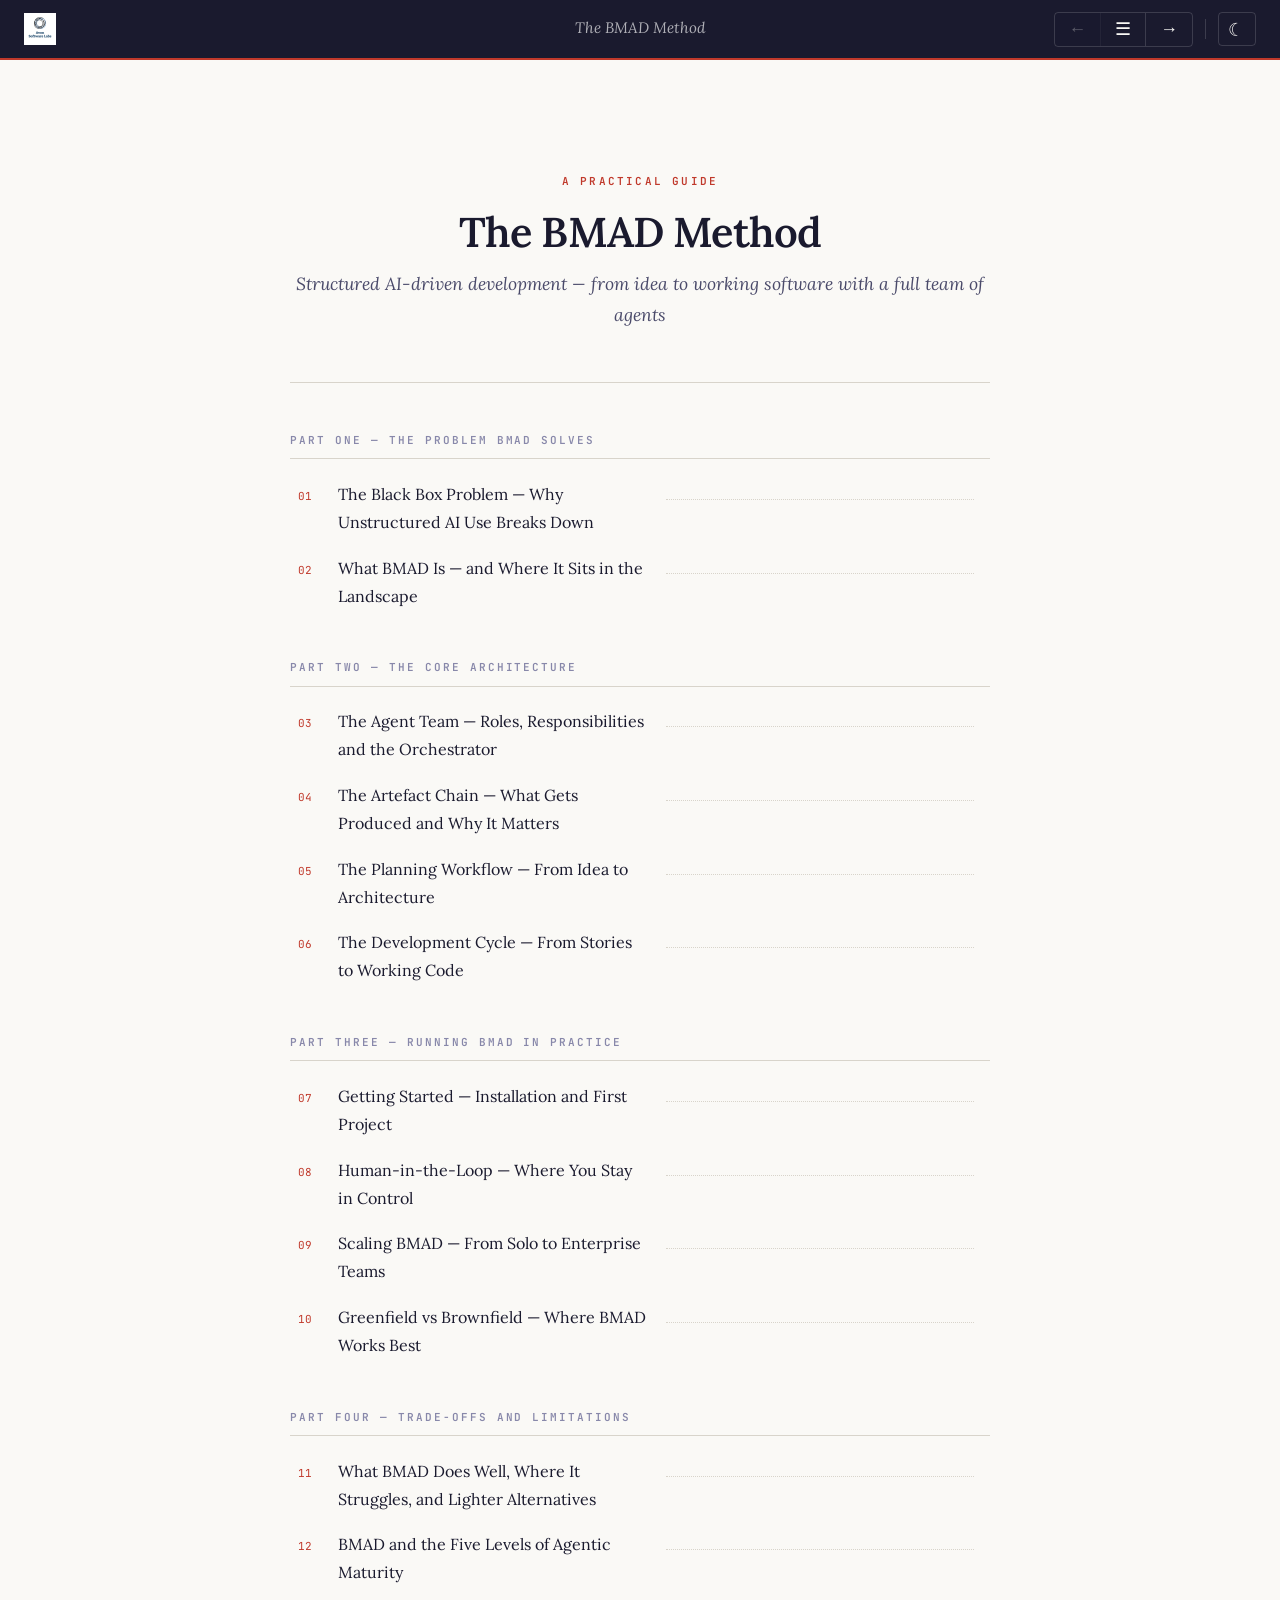
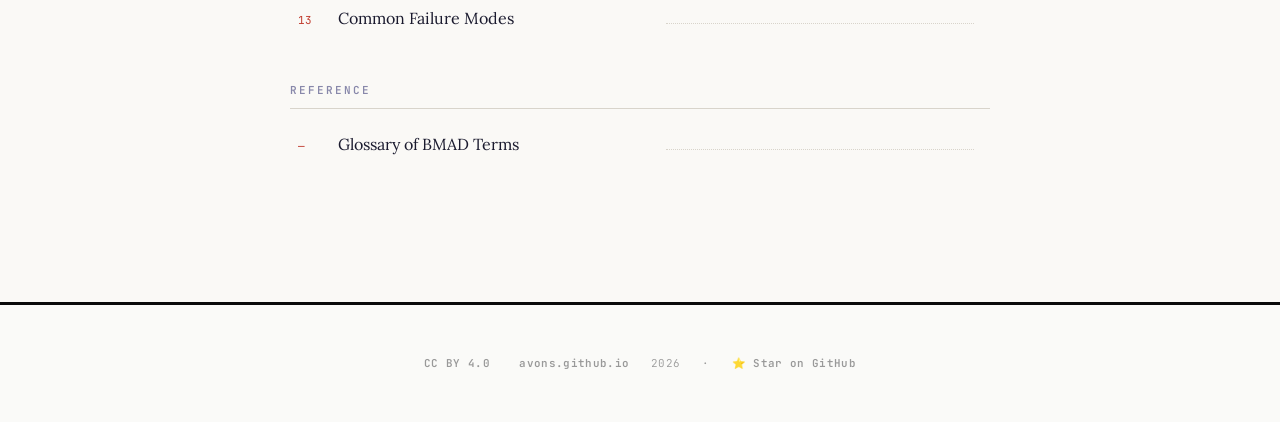
<file: guides/bmad/index.html>
<!DOCTYPE html>
<html lang="en">
<head>
<meta charset="UTF-8">
<meta name="viewport" content="width=device-width, initial-scale=1.0">
<title>The BMAD Method — A Practical Guide</title>
<link rel="preconnect" href="https://fonts.googleapis.com">
<link href="https://fonts.googleapis.com/css2?family=Lora:ital,wght@0,400;0,600;1,400&family=Source+Sans+3:wght@300;400;600&family=JetBrains+Mono:wght@400&display=swap" rel="stylesheet">
<link rel="stylesheet" href="../../assets/style.css?v=1.1">
<link rel="stylesheet" href="../../assets/guide.css?v=1.1">
<script src="../../assets/components.js?v=1.1" defer></script>
<script src="../../assets/guide.js?v=1.1" defer></script>

<meta name="description" content="Why unstructured AI-assisted development creates new problems faster than it solves old ones">
<meta name="keywords" content="agentic engineering, LLM, AI, software development, DDD, BMAD, Attractor, design, architecture, brownfield, enterprise">
<meta name="author" content="Avon Software Labs">

<!-- Open Graph / Facebook -->
<meta property="og:type" content="article">
<meta property="og:url" content="https://avons.github.io/guides/bmad/">
<meta property="og:title" content="The BMAD Method — A Practical Guide">
<meta property="og:description" content="Why unstructured AI-assisted development creates new problems faster than it solves old ones">
<meta property="og:image" content="https://avons.github.io/assets/logo.png?v=1.1">

<!-- Twitter -->
<meta property="twitter:card" content="summary_large_image">
<meta property="twitter:url" content="https://avons.github.io/guides/bmad/">
<meta property="twitter:title" content="The BMAD Method — A Practical Guide">
<meta property="twitter:description" content="Why unstructured AI-assisted development creates new problems faster than it solves old ones">
<meta property="twitter:image" content="https://avons.github.io/assets/logo.png?v=1.1">

</head>
<body>

<guide-header title="The BMAD Method"></guide-header>

<div class="guide-page active" id="page-0">
  <div class="toc-header">
    <div class="toc-label">A Practical Guide</div>
    <h1>The BMAD Method</h1>
    <p class="subtitle">Structured AI-driven development — from idea to working software with a full team of agents</p>
  </div>
  <div class="toc-part">
    <div class="toc-part-label">Part One — The Problem BMAD Solves</div>
    <div class="toc-item" onclick="showPage(1)"><span class="toc-num">01</span><span class="toc-name">The Black Box Problem — Why Unstructured AI Use Breaks Down</span><span class="toc-dots"></span></div>
    <div class="toc-item" onclick="showPage(2)"><span class="toc-num">02</span><span class="toc-name">What BMAD Is — and Where It Sits in the Landscape</span><span class="toc-dots"></span></div>
  </div>
  <div class="toc-part">
    <div class="toc-part-label">Part Two — The Core Architecture</div>
    <div class="toc-item" onclick="showPage(3)"><span class="toc-num">03</span><span class="toc-name">The Agent Team — Roles, Responsibilities and the Orchestrator</span><span class="toc-dots"></span></div>
    <div class="toc-item" onclick="showPage(4)"><span class="toc-num">04</span><span class="toc-name">The Artefact Chain — What Gets Produced and Why It Matters</span><span class="toc-dots"></span></div>
    <div class="toc-item" onclick="showPage(5)"><span class="toc-num">05</span><span class="toc-name">The Planning Workflow — From Idea to Architecture</span><span class="toc-dots"></span></div>
    <div class="toc-item" onclick="showPage(6)"><span class="toc-num">06</span><span class="toc-name">The Development Cycle — From Stories to Working Code</span><span class="toc-dots"></span></div>
  </div>
  <div class="toc-part">
    <div class="toc-part-label">Part Three — Running BMAD in Practice</div>
    <div class="toc-item" onclick="showPage(7)"><span class="toc-num">07</span><span class="toc-name">Getting Started — Installation and First Project</span><span class="toc-dots"></span></div>
    <div class="toc-item" onclick="showPage(8)"><span class="toc-num">08</span><span class="toc-name">Human-in-the-Loop — Where You Stay in Control</span><span class="toc-dots"></span></div>
    <div class="toc-item" onclick="showPage(9)"><span class="toc-num">09</span><span class="toc-name">Scaling BMAD — From Solo to Enterprise Teams</span><span class="toc-dots"></span></div>
    <div class="toc-item" onclick="showPage(10)"><span class="toc-num">10</span><span class="toc-name">Greenfield vs Brownfield — Where BMAD Works Best</span><span class="toc-dots"></span></div>
  </div>
  <div class="toc-part">
    <div class="toc-part-label">Part Four — Trade-offs and Limitations</div>
    <div class="toc-item" onclick="showPage(11)"><span class="toc-num">11</span><span class="toc-name">What BMAD Does Well, Where It Struggles, and Lighter Alternatives</span><span class="toc-dots"></span></div>
    <div class="toc-item" onclick="showPage(12)"><span class="toc-num">12</span><span class="toc-name">BMAD and the Five Levels of Agentic Maturity</span><span class="toc-dots"></span></div>
    <div class="toc-item" onclick="showPage(13)"><span class="toc-num">13</span><span class="toc-name">Common Failure Modes</span><span class="toc-dots"></span></div>
  </div>
  <div class="toc-part">
    <div class="toc-part-label">Reference</div>
    <div class="toc-item" onclick="showPage(14)"><span class="toc-num">—</span><span class="toc-name">Glossary of BMAD Terms</span><span class="toc-dots"></span></div>
  </div>
</div>

<div class="guide-page" id="page-1">
  <div class="part-header"><div class="part-num">Part One</div><h2>The Problem BMAD Solves</h2><p>Why unstructured AI-assisted development creates new problems faster than it solves old ones</p></div>
  <div class="chapter-eyebrow">Chapter 1</div>
  <span class="chapter-number">01</span>
  <h1 class="chapter-title">The Black Box Problem — Why Unstructured AI Use Breaks Down</h1>
  <p class="chapter-intro">Every team that starts using AI coding assistants goes through the same arc. The first demos are impressive. Velocity feels like it's climbing. Then, three months in, something changes. The codebase is harder to understand than before. Nobody is quite sure what the AI actually built or why. Reviews are slower because reviewers can't tell whether the code is right or just plausible. The promised acceleration has produced something harder to govern than what came before.</p>
  <h2>The Abstraction Without Control Problem</h2>
  <p>Natural language prompts accelerate output. That's real. But they also hide something important: intent, decision history, and constraints. When a developer asks an AI to "build a user authentication flow," the AI makes dozens of decisions — which library, which pattern, which error handling approach, which security assumptions. Those decisions aren't visible. They're embedded in the code, undocumented, unknown to anyone who didn't watch the session.</p>
  <p>Six months later, a new team member tries to extend the authentication system. They don't know why certain decisions were made. The AI that built it isn't available to explain. The code works, but it's a black box. Modifications break things in unexpected ways.</p>
  <div class="callout"><div class="callout-label">The Core Risk</div><p>Unstructured AI-assisted development is fast at the front end and expensive at the back end. The cost of understanding, maintaining, and extending black-box AI-generated code compounds over time. <strong>Speed without structure is a loan, not a gain.</strong> BMAD is designed to capture the speed while paying down the structural debt in real time.</p></div>
  <h2>The Context Loss Problem</h2>
  <p>AI models have no memory between sessions. A developer who spent two days working with an AI on a complex feature starts the next session from scratch — re-explaining the architecture, the constraints, the decisions already made. In multi-person teams this compounds: Developer A works with the AI on the data layer, Developer B on the API layer. Each AI session carries only that developer's context. When the layers need to integrate, the gaps become visible and expensive.</p>
  <h2>The Planning Inconsistency Problem</h2>
  <p>Traditional agile development has a planning phase that produces shared documentation the whole team works from. AI-assisted development tends to collapse this phase. The temptation is to jump straight to implementation. The result is implementation without shared understanding — the documentation was serving a purpose, creating alignment before the work begins, and skipping it defers that cost to the point where misalignment becomes visible in running code.</p>
  <h2>What a Structured Approach Needs to Provide</h2>
  <p>Any framework that addresses these problems needs to do three things. Preserve context across sessions. Produce explicit artefacts that document what was decided and why. Maintain the planning disciplines — requirements, architecture, story-level specifications — that create shared understanding before implementation begins. BMAD attempts to provide all three through a multi-agent architecture that mirrors a real development team.</p>
  <hr class="section-rule">
  <p style="color: var(--guide-ink-faint);font-size:.9rem;font-style:italic;">Next: what BMAD is, where it came from, and where it sits in the broader agentic development landscape.</p>
</div>

<div class="guide-page" id="page-2">
  <div class="chapter-eyebrow">Chapter 2</div>
  <span class="chapter-number">02</span>
  <h1 class="chapter-title">What BMAD Is — and Where It Sits in the Landscape</h1>
  <p class="chapter-intro">BMAD stands for Breakthrough Method for Agile AI-Driven Development. It's an open-source framework that structures AI-assisted development around a team of specialised agent personas, a defined sequence of planning artefacts, and explicit handoff points between agents — with human oversight built into every significant transition.</p>
  <h2>Origin and Character</h2>
  <p>BMAD was created by the community around BMad Code and has grown rapidly since its first public release. By version 6 — the current iteration at time of writing — it has accumulated over 120,000 views on its masterclass content and a significant practitioner community contributing agent definitions, workflow templates, and expansion packs for specific domains.</p>
  <p>At its core BMAD is a set of carefully crafted text files — Markdown and YAML — that define agent personas, workflow sequences, and artefact templates. There is no proprietary runtime, no cloud service, no vendor lock-in. BMAD works with any AI coding assistant that supports custom system prompts or project context. Claude Code is the recommended tool, but it runs equally well in Cursor, VSCode, or similar environments.</p>
  <div class="callout"><div class="callout-label">BMAD — Definition</div><p><strong>BMAD (Breakthrough Method for Agile AI-Driven Development):</strong> An open-source multi-agent framework that structures AI-assisted software development through specialised agent personas, a defined planning artefact chain, and explicit human-in-the-loop review gates. Unlike general AI coding assistants, BMAD orchestrates the entire development lifecycle — from requirements through architecture, story generation, implementation, and testing — producing versioned, auditable artefacts at each stage.</p></div>
  <h2>The Agile Parallel — and Where It Differs</h2>
  <p>BMAD mirrors the structure of a traditional agile team deliberately. There's an Analyst, a Product Manager, an Architect, a Scrum Master, Developers, and a QA role. The workflow follows the familiar agile sequence: requirements → architecture → stories → implementation → testing. The difference is that in BMAD these roles are AI agents rather than humans. Not instead of humans — BMAD is explicitly human-in-the-loop — but the cognitive work of requirements analysis, architectural design, story decomposition, and code generation is done by agents, with humans in the review and direction role.</p>
  <h2>Where It Sits in the Five Levels</h2>
  <p>Dan Shapiro's five-level maturity framework provides a useful reference point. Level 1 is AI as autocomplete. Level 2 is AI as a capable pair programmer. Level 3 is AI completing well-defined tasks autonomously. Level 4 is the human as architect and spec writer. Level 5 is the lights-out software factory. BMAD targets Level 3 to Level 4 — the range where teams are ready to delegate significant portions of the development lifecycle to agents but still need human oversight at key decision points.</p>
  <div class="diagram-wrap">
    <svg class="diagram" viewBox="0 0 660 170" xmlns="http://www.w3.org/2000/svg">
      <text x="330" y="18" text-anchor="middle" font-family="Source Sans 3,sans-serif" font-size="11" fill="#8888aa" letter-spacing="1" font-weight="600">BMAD IN THE FIVE-LEVEL MATURITY FRAMEWORK</text>
      <rect x="20" y="36" width="100" height="50" rx="5" fill="#f4f1ea" stroke="#d8d4cb" stroke-width="1.5"/>
      <text x="70" y="58" text-anchor="middle" font-family="Source Sans 3,sans-serif" font-size="10" fill="#8888aa" font-weight="600">LEVEL 1</text>
      <text x="70" y="74" text-anchor="middle" font-family="Source Sans 3,sans-serif" font-size="9" fill="#8888aa">Autocomplete</text>
      <rect x="135" y="36" width="100" height="50" rx="5" fill="#f4f1ea" stroke="#d8d4cb" stroke-width="1.5"/>
      <text x="185" y="58" text-anchor="middle" font-family="Source Sans 3,sans-serif" font-size="10" fill="#8888aa" font-weight="600">LEVEL 2</text>
      <text x="185" y="74" text-anchor="middle" font-family="Source Sans 3,sans-serif" font-size="9" fill="#8888aa">Pair Programmer</text>
      <rect x="250" y="30" width="115" height="62" rx="5" fill="#1a1a2e" stroke="#c0392b" stroke-width="2.5"/>
      <text x="307" y="53" text-anchor="middle" font-family="Source Sans 3,sans-serif" font-size="10" fill="white" font-weight="600">LEVEL 3</text>
      <text x="307" y="69" text-anchor="middle" font-family="Source Sans 3,sans-serif" font-size="9" fill="rgba(255,255,255,.8)">Autonomous Tasks</text>
      <text x="307" y="83" text-anchor="middle" font-family="Source Sans 3,sans-serif" font-size="9" fill="#c0392b" font-weight="600">← BMAD</text>
      <rect x="380" y="30" width="115" height="62" rx="5" fill="#1a1a2e" stroke="#c0392b" stroke-width="2.5"/>
      <text x="437" y="53" text-anchor="middle" font-family="Source Sans 3,sans-serif" font-size="10" fill="white" font-weight="600">LEVEL 4</text>
      <text x="437" y="69" text-anchor="middle" font-family="Source Sans 3,sans-serif" font-size="9" fill="rgba(255,255,255,.8)">Human as Architect</text>
      <text x="437" y="83" text-anchor="middle" font-family="Source Sans 3,sans-serif" font-size="9" fill="#c0392b" font-weight="600">← BMAD</text>
      <rect x="510" y="36" width="130" height="50" rx="5" fill="#f4f1ea" stroke="#d8d4cb" stroke-width="1.5"/>
      <text x="575" y="58" text-anchor="middle" font-family="Source Sans 3,sans-serif" font-size="10" fill="#8888aa" font-weight="600">LEVEL 5</text>
      <text x="575" y="74" text-anchor="middle" font-family="Source Sans 3,sans-serif" font-size="9" fill="#8888aa">Dark Factory</text>
      <line x1="250" y1="108" x2="495" y2="108" stroke="#c0392b" stroke-width="2"/>
      <line x1="250" y1="104" x2="250" y2="112" stroke="#c0392b" stroke-width="2"/>
      <line x1="495" y1="104" x2="495" y2="112" stroke="#c0392b" stroke-width="2"/>
      <text x="372" y="126" text-anchor="middle" font-family="Source Sans 3,sans-serif" font-size="11" fill="#c0392b" font-weight="600">BMAD operates here</text>
      <text x="330" y="152" text-anchor="middle" font-family="Source Sans 3,sans-serif" font-size="11" fill="#8888aa" font-style="italic">Structured autonomy with human oversight — the productive middle ground</text>
    </svg>
    <div class="diagram-caption">BMAD targets Levels 3–4: substantial agent autonomy over implementation, with humans in the planning, review, and direction roles.</div>
  </div>
  <h2>A Note on Maturity</h2>
  <p>BMAD is a community-developed, actively evolving framework. Version 6 introduces significant changes from earlier versions, and the project is explicit that further evolution is planned. The concepts and principles in this guide are stable. Specific file formats and commands are best verified against current documentation at the time of use.</p>
  <hr class="section-rule">
  <p style="color: var(--guide-ink-faint);font-size:.9rem;font-style:italic;">Next: the agent team — who the agents are, what each one does, and how the Orchestrator keeps them coordinated.</p>
</div>

<div class="guide-page" id="page-3">
  <div class="part-header"><div class="part-num">Part Two</div><h2>The Core Architecture</h2><p>Agents, artefacts, and the workflow that connects them</p></div>
  <div class="chapter-eyebrow">Chapter 3</div>
  <span class="chapter-number">03</span>
  <h1 class="chapter-title">The Agent Team — Roles, Responsibilities and the Orchestrator</h1>
  <p class="chapter-intro">BMAD's central idea is that a development project benefits from specialised roles — not because AI models are actually different in capability, but because giving an AI agent a specific persona, a defined scope of responsibility, and a precise set of output expectations produces better results than asking a general assistant to do everything.</p>
  <h2>Why Specialised Agents Work Better</h2>
  <p>When you ask a general AI assistant to "build a feature," it makes implicit decisions about requirements, architecture, implementation approach, and testing all at once. Those decisions interact with each other in ways that aren't always visible. BMAD's specialised agents enforce separation of concerns. The Analyst doesn't build code. The Architect doesn't write user stories. The Developer doesn't make product decisions. The discipline of separation keeps each output evaluable by a human reviewer who can hold the bounded scope of one agent's responsibility.</p>
  <h2>The Core Agent Roles</h2>
  <div class="agent-grid">
    <div class="agent-card"><div class="agent-role">Planning</div><div class="agent-name">Analyst</div><p class="agent-desc">Takes the initial project idea and produces a structured Project Brief. Asks clarifying questions, identifies assumptions, surfaces unknowns. First agent in the planning chain.</p></div>
    <div class="agent-card"><div class="agent-role">Planning</div><div class="agent-name">Product Manager</div><p class="agent-desc">Takes the Project Brief and produces a Product Requirements Document — functional requirements, user goals, scope boundaries, success criteria. The business specification layer.</p></div>
    <div class="agent-card"><div class="agent-role">Planning</div><div class="agent-name">Architect</div><p class="agent-desc">Takes the PRD and produces the technical architecture — technology choices, system design, component boundaries, integration patterns, non-functional requirements.</p></div>
    <div class="agent-card"><div class="agent-role">Delivery</div><div class="agent-name">Scrum Master</div><p class="agent-desc">Takes the PRD and Architecture and produces hyper-detailed Story Files — one per development task, each embedding full context, implementation guidance, and acceptance criteria.</p></div>
    <div class="agent-card"><div class="agent-role">Delivery</div><div class="agent-name">Developer</div><p class="agent-desc">Takes individual Story Files and implements them. Works from the Story File as the sole context source — not from the full conversation history or project documentation.</p></div>
    <div class="agent-card"><div class="agent-role">Delivery</div><div class="agent-name">QA</div><p class="agent-desc">Reviews implemented code against the story's acceptance criteria. Produces a structured review that the Developer can act on before the story is marked complete.</p></div>
    <div class="agent-card"><div class="agent-role">Coordination</div><div class="agent-name">Orchestrator</div><p class="agent-desc">The conductor of the whole system. Manages dependencies between agents, evaluates artefact quality before triggering the next agent, and coordinates parallel workstreams.</p></div>
    <div class="agent-card"><div class="agent-role">Optional</div><div class="agent-name">UX Designer</div><p class="agent-desc">For projects with significant interface work, produces UI/UX specifications — user flows, component designs, interaction patterns — that feed into the Developer's story context.</p></div>
  </div>
  <h2>The Orchestrator — The Most Important Role</h2>
  <p>In a human agile team, coordination is handled implicitly through standups, shared channels, and natural communication. Agents have none of this. Each agent session is isolated. Without explicit coordination, the Architect's decisions won't necessarily align with the PM's requirements, and the Developer's implementation won't match the Architect's design. The Orchestrator reads the output of each agent before passing it to the next, checks that requirements were addressed in the design, and prevents the cascade of failures that happen when incomplete artefacts propagate downstream.</p>
  <div class="callout"><div class="callout-label">Party Mode</div><p>BMAD includes a feature called Party Mode that brings multiple agent personas into a single session simultaneously. Instead of running agents sequentially, Party Mode allows the Analyst, PM, and Architect to discuss a problem together — the human facilitates a multi-agent conversation where each agent contributes from its own perspective. <strong>Think of it as a virtual architecture review board that you can convene in thirty seconds.</strong></p></div>
  <hr class="section-rule">
  <p style="color: var(--guide-ink-faint);font-size:.9rem;font-style:italic;">Next: the artefact chain — what each agent produces and why the chain matters for governance.</p>
</div>

<div class="guide-page" id="page-4">
  <div class="chapter-eyebrow">Chapter 4</div>
  <span class="chapter-number">04</span>
  <h1 class="chapter-title">The Artefact Chain — What Gets Produced and Why It Matters</h1>
  <p class="chapter-intro">BMAD's answer to the black box problem is explicit artefacts at every stage. Every agent produces a documented output that is reviewed and approved before the next agent begins. These artefacts are the governance mechanism — they make AI-assisted development auditable, extensible, and maintainable.</p>
  <h2>The Artefact Chain</h2>
  <div class="artefact-list">
    <div class="artefact-item"><span class="artefact-badge">BRIEF</span><span class="artefact-text"><strong>Project Brief</strong> — the Analyst's output. Structured summary of the project idea: what problem is being solved, for whom, with what constraints, and what unknowns need resolution. The foundation of the whole chain.</span></div>
    <div class="artefact-item"><span class="artefact-badge">PRD</span><span class="artefact-text"><strong>Product Requirements Document</strong> — the PM's output. Functional requirements, user goals, scope boundaries, success criteria. The business specification the Architect designs against.</span></div>
    <div class="artefact-item"><span class="artefact-badge">ARCH</span><span class="artefact-text"><strong>Architecture Document</strong> — the Architect's output. Technology choices, system design, component boundaries, data models, integration patterns, non-functional requirements. The technical specification the Scrum Master decomposes into stories.</span></div>
    <div class="artefact-item"><span class="artefact-badge">STORY</span><span class="artefact-text"><strong>Story Files</strong> — the Scrum Master's output. One file per development task. Each embeds the full context the Developer needs: architecture excerpts, acceptance criteria, implementation guidance, test requirements, and domain constraints.</span></div>
    <div class="artefact-item"><span class="artefact-badge">CODE</span><span class="artefact-text"><strong>Implementation</strong> — the Developer's output. Working code committed to version control with the story reference attached, creating a traceable link from business requirement to working code.</span></div>
    <div class="artefact-item"><span class="artefact-badge">QA</span><span class="artefact-text"><strong>QA Review</strong> — the QA agent's output. Structured assessment of implementation against the story's acceptance criteria. Issues categorised by severity, resolved by Developer before the story is marked complete.</span></div>
  </div>
  <h2>Why the Story File Is the Critical Artefact</h2>
  <p>Every artefact in the chain matters, but the Story File solves the context loss problem directly. When a Developer agent begins implementing a story, it doesn't have access to the full conversation history that produced the Brief, PRD, and Architecture. It starts cold, as every AI session does. The Story File compensates by embedding everything the Developer agent needs — not a summary, but the actual relevant excerpts from the architecture, specific acceptance criteria, and implementation constraints. A Developer agent working from a well-written Story File can produce correct, aligned code without needing access to anything else.</p>
  <div class="callout"><div class="callout-label">Artefacts Under Version Control</div><p>All BMAD artefacts — Brief, PRD, Architecture, Story Files — are stored in the project repository under version control alongside the code. When a developer needs to understand why a particular architectural choice was made six months later, the answer is in the repository. <strong>The artefacts are not documentation produced after the fact — they are the specification that produced the code.</strong></p></div>
  <div class="diagram-wrap">
    <svg class="diagram" viewBox="0 0 660 190" xmlns="http://www.w3.org/2000/svg">
      <text x="330" y="18" text-anchor="middle" font-family="Source Sans 3,sans-serif" font-size="11" fill="#8888aa" letter-spacing="1" font-weight="600">THE BMAD ARTEFACT CHAIN</text>
      <defs><marker id="arr-chain" markerWidth="8" markerHeight="8" refX="6" refY="3" orient="auto"><path d="M0,0 L0,6 L8,3 z" fill="#4a9068"/></marker></defs>
      <rect x="10" y="60" width="85" height="80" rx="6" fill="#1a1a2e"/>
      <text x="52" y="92" text-anchor="middle" font-family="JetBrains Mono,monospace" font-size="10" fill="#c0392b" font-weight="600">BRIEF</text>
      <text x="52" y="110" text-anchor="middle" font-family="Source Sans 3,sans-serif" font-size="9" fill="rgba(255,255,255,.7)">Analyst</text>
      <line x1="97" y1="100" x2="113" y2="100" stroke="#4a9068" stroke-width="2" marker-end="url(#arr-chain)"/>
      <rect x="115" y="60" width="85" height="80" rx="6" fill="#1a1a2e"/>
      <text x="157" y="92" text-anchor="middle" font-family="JetBrains Mono,monospace" font-size="10" fill="#c0392b" font-weight="600">PRD</text>
      <text x="157" y="110" text-anchor="middle" font-family="Source Sans 3,sans-serif" font-size="9" fill="rgba(255,255,255,.7)">Product Mgr</text>
      <line x1="202" y1="100" x2="218" y2="100" stroke="#4a9068" stroke-width="2" marker-end="url(#arr-chain)"/>
      <rect x="220" y="60" width="85" height="80" rx="6" fill="#1a1a2e"/>
      <text x="262" y="92" text-anchor="middle" font-family="JetBrains Mono,monospace" font-size="10" fill="#c0392b" font-weight="600">ARCH</text>
      <text x="262" y="110" text-anchor="middle" font-family="Source Sans 3,sans-serif" font-size="9" fill="rgba(255,255,255,.7)">Architect</text>
      <line x1="307" y1="100" x2="323" y2="100" stroke="#4a9068" stroke-width="2" marker-end="url(#arr-chain)"/>
      <rect x="325" y="60" width="85" height="80" rx="6" fill="#1a1a2e"/>
      <text x="367" y="88" text-anchor="middle" font-family="JetBrains Mono,monospace" font-size="10" fill="#c0392b" font-weight="600">STORY</text>
      <text x="367" y="104" text-anchor="middle" font-family="JetBrains Mono,monospace" font-size="10" fill="#c0392b" font-weight="600">FILES</text>
      <text x="367" y="122" text-anchor="middle" font-family="Source Sans 3,sans-serif" font-size="9" fill="rgba(255,255,255,.7)">Scrum Master</text>
      <line x1="412" y1="100" x2="428" y2="100" stroke="#4a9068" stroke-width="2" marker-end="url(#arr-chain)"/>
      <rect x="430" y="60" width="85" height="80" rx="6" fill="#4a9068"/>
      <text x="472" y="92" text-anchor="middle" font-family="JetBrains Mono,monospace" font-size="10" fill="white" font-weight="600">CODE</text>
      <text x="472" y="110" text-anchor="middle" font-family="Source Sans 3,sans-serif" font-size="9" fill="rgba(255,255,255,.85)">Developer</text>
      <line x1="517" y1="100" x2="533" y2="100" stroke="#4a9068" stroke-width="2" marker-end="url(#arr-chain)"/>
      <rect x="535" y="60" width="115" height="80" rx="6" fill="#eef4f0" stroke="#4a9068" stroke-width="1.5"/>
      <text x="592" y="92" text-anchor="middle" font-family="JetBrains Mono,monospace" font-size="10" fill="#4a9068" font-weight="600">QA REVIEW</text>
      <text x="592" y="110" text-anchor="middle" font-family="Source Sans 3,sans-serif" font-size="9" fill="#4a4a6a">QA agent</text>
      <text x="157" y="46" text-anchor="middle" font-family="Source Sans 3,sans-serif" font-size="9" fill="#c0392b">👤 human review</text>
      <text x="367" y="46" text-anchor="middle" font-family="Source Sans 3,sans-serif" font-size="9" fill="#c0392b">👤 human review</text>
      <text x="330" y="170" text-anchor="middle" font-family="Source Sans 3,sans-serif" font-size="11" fill="#8888aa" font-style="italic">All artefacts stored in version control alongside the code</text>
    </svg>
    <div class="diagram-caption">The BMAD artefact chain. Human review gates sit between major phases.</div>
  </div>
  <hr class="section-rule">
  <p style="color: var(--guide-ink-faint);font-size:.9rem;font-style:italic;">Next: the planning workflow in detail — how the Brief becomes a PRD becomes an Architecture.</p>
</div>

<div class="guide-page" id="page-5">
  <div class="chapter-eyebrow">Chapter 5</div>
  <span class="chapter-number">05</span>
  <h1 class="chapter-title">The Planning Workflow — From Idea to Architecture</h1>
  <p class="chapter-intro">The planning phase is where BMAD's value is most clearly different from unstructured AI-assisted development. Instead of jumping from idea to implementation, BMAD runs the idea through a structured sequence of agents that progressively refine it into a precise specification. By the time the first line of code is written, the what and the how are already explicit and approved.</p>
  <h2>Step 1 — Brief Creation with the Analyst</h2>
  <p>The process begins with a conversation between the human and the Analyst agent. The human describes the project idea — as loosely or as precisely as they have it. The Analyst asks the questions that surface what the human hasn't said yet: who is this for, what problem does it solve, what does success look like, what are the constraints, what is explicitly out of scope? The Analyst produces a Project Brief. The human reviews and approves it before the PM agent begins. Brief creation typically takes thirty to sixty minutes. Teams that skip it consistently produce requirements that answer questions the business didn't ask and miss questions it needed answered.</p>
  <h2>Step 2 — PRD Creation with the Product Manager</h2>
  <p>The PM agent takes the approved Brief and produces the Product Requirements Document. A well-constructed BMAD PRD is not a list of features — it's a structured argument: here are the users, here are their goals, here are the conditions under which the system succeeds, here are the things explicitly out of scope. The human reviews the PRD carefully before approving it. This is the most important review in the planning chain. Requirements that are wrong or incomplete at this stage propagate through the architecture and into the stories. Catching them here costs an edit to a Markdown document. Catching them after implementation costs a rework cycle.</p>
  <h2>Step 3 — Architecture with the Architect</h2>
  <p>The Architect agent takes the approved PRD and produces the Architecture Document covering technology decisions, system components, data models, integration patterns, and non-functional requirements. Without this document, every Developer agent session makes independent architectural decisions. With it, every Developer agent works from the same explicit technical specification — producing a codebase that is internally consistent not because the AI is magically aligned, but because it's working from a shared blueprint.</p>
  <div class="callout"><div class="callout-label">The Architecture Document as Context Package</div><p>The Architecture Document in BMAD is structurally identical to the context package concept in advanced agentic development. It answers the questions an agent needs answered before it can work correctly: what patterns to use, what to name things, what constraints apply. <strong>The quality of the Architecture Document is the leading indicator of output quality.</strong> A poorly written one produces inconsistent, misaligned code — not because the Developer agent is bad, but because it was given an incomplete operating environment.</p></div>
  <h2>Capturing Architectural Decisions — ADRs as Part of the Harness</h2>
  <p>Every significant decision the Architect agent makes during the Architecture session should produce an Architectural Decision Record — a short, immutable document capturing the decision, the context, the alternatives considered, and the rationale. Martin Fowler defines an ADR as a document that, once accepted, should never be modified — only superseded by a new ADR with a link back. The immutability is the point. An ADR is a permanent record of what was decided and why, not a living document that gets updated as thinking changes.</p>
  <p>In a BMAD workflow, ADR generation is straightforward because the human review gate already exists at the Architecture session. The Architect agent proposes the Architecture Document. The human reviews and approves it. ADRs are generated as part of that approval — one per significant architectural decision, committed to <code>docs/adr/</code> alongside the code. The "Decided by" field carries both the agent and the human approver, making the governance chain explicit.</p>
  <div class="callout"><div class="callout-label">ADR Format for BMAD Sessions</div><p>
  <strong>ADR-NNNN: [Decision title]</strong><br>
  <strong>Status:</strong> Accepted | Superseded by ADR-MMMM<br>
  <strong>Date:</strong> YYYY-MM-DD<br>
  <strong>Decided by:</strong> Architect agent, BMAD session [N]<br>
  <strong>Human approved:</strong> [Name], [Date]<br><br>
  <strong>Context:</strong> What situation required this decision?<br>
  <strong>Decision:</strong> What was decided, stated precisely.<br>
  <strong>Alternatives considered:</strong> What else was evaluated and why it was rejected.<br>
  <strong>Consequences:</strong> What this decision enables, constrains, or requires.<br>
  <strong>Supersedes:</strong> ADR-MMMM (if replacing a prior decision)<br><br>
  Commit to <code>docs/adr/</code>. Never edit after acceptance. Supersede with a new ADR when the decision changes.</p></div>
  <h2>ADRs as Harness Input — Closing the Loop</h2>
  <p>ADRs are not just a governance record — they are a harness component. Every subsequent agent session that touches the same codebase should load the ADR log as context. The Developer agent implementing a Story File should know which architectural decisions constrain its choices. The QA agent reviewing output should know which decisions were made and why, so it can flag violations rather than accepting structurally wrong code that passes functional tests.</p>
  <p>In CLAUDE.md or AGENTS.md, add a standing instruction: "Before beginning any implementation task, read <code>docs/adr/</code> and apply all accepted ADRs as constraints. If your implementation would violate an accepted ADR, stop and raise it as a question rather than proceeding." This transforms the ADR log from a passive record into an active harness constraint — enforcing architectural consistency across every agent session without requiring a human to repeat the architectural reasoning each time.</p>
  <p>For application support projects specifically, the ADR log is the most valuable single artefact in the harness. When the support agent is investigating a change, it loads the ADR log and immediately understands which decisions are active, which were superseded and why, and which constraints apply to the change it is about to make. The ADR log is the institutional memory that survives developer turnover, system migrations, and the passage of time.</p>
  <hr class="section-rule">
  <p style="color: var(--guide-ink-faint);font-size:.9rem;font-style:italic;">Next: the development cycle — from stories to working code.</p>
</div>

<div class="guide-page" id="page-6">
  <div class="chapter-eyebrow">Chapter 6</div>
  <span class="chapter-number">06</span>
  <h1 class="chapter-title">The Development Cycle — From Stories to Working Code</h1>
  <p class="chapter-intro">With the planning artefacts approved, the development cycle begins. This is where BMAD shifts from a planning framework to an execution framework — and where the design of the Story File becomes the critical quality lever.</p>
  <h2>Story Generation with the Scrum Master</h2>
  <p>The Scrum Master agent takes the PRD and Architecture Document and decomposes the work into Story Files — one per development task. A well-decomposed story set has clear sequencing, explicit dependency mapping, and stories sized for a single focused implementation session. Each story is a complete specification: what to build, how it should work, what it should integrate with, and how to verify correctness. The Developer agent should be able to implement the story from the Story File alone.</p>
  <h2>The Story File Format</h2>
  <p>A BMAD Story File is a structured Markdown document containing: a brief description of what the story builds, relevant architecture excerpts, specific acceptance criteria, implementation notes (suggested approach, libraries to use, patterns to follow, anti-patterns to avoid), test requirements, and domain context. The structured format matters. Unstructured stories produce variable results because the Developer agent has to make interpretive decisions that should have been made in the planning phase.</p>
  <h2>Implementation with the Developer Agent</h2>
  <p>The Developer agent takes a single Story File and implements it. The session is deliberately scoped to one story — preventing context window bloat and implementation drift from the specification. If the Story File is complete and precise, the implementation follows naturally. If it has gaps, the Developer agent fills them with its best guess — which may be plausible and wrong. Story File quality is implementation output quality.</p>
  <h2>QA Review</h2>
  <p>After implementation, the QA agent reviews the code against the story's acceptance criteria — asking whether the implementation does what the story said it should, not whether the code is internally elegant. Issues are categorised by severity and returned to the Developer for resolution before the story is marked complete.</p>
  <div class="diagram-wrap">
    <svg class="diagram" viewBox="0 0 660 230" xmlns="http://www.w3.org/2000/svg">
      <text x="330" y="18" text-anchor="middle" font-family="Source Sans 3,sans-serif" font-size="11" fill="#8888aa" letter-spacing="1" font-weight="600">THE BMAD DEVELOPMENT CYCLE</text>
      <defs>
        <marker id="arr-dev" markerWidth="8" markerHeight="8" refX="6" refY="3" orient="auto"><path d="M0,0 L0,6 L8,3 z" fill="#1a1a2e"/></marker>
        <marker id="arr-green2" markerWidth="8" markerHeight="8" refX="6" refY="3" orient="auto"><path d="M0,0 L0,6 L8,3 z" fill="#4a9068"/></marker>
        <marker id="arr-red3" markerWidth="8" markerHeight="8" refX="6" refY="3" orient="auto"><path d="M0,0 L0,6 L8,3 z" fill="#c0392b"/></marker>
      </defs>
      <rect x="20" y="90" width="130" height="60" rx="8" fill="#1a1a2e"/>
      <text x="85" y="114" text-anchor="middle" font-family="Source Sans 3,sans-serif" font-size="12" fill="white" font-weight="600">Scrum Master</text>
      <text x="85" y="132" text-anchor="middle" font-family="Source Sans 3,sans-serif" font-size="10" fill="rgba(255,255,255,.7)">Story decomposition</text>
      <rect x="195" y="60" width="110" height="120" rx="8" fill="#f4f1ea" stroke="#d8d4cb" stroke-width="1.5"/>
      <text x="250" y="85" text-anchor="middle" font-family="JetBrains Mono,monospace" font-size="10" fill="#c0392b" font-weight="600">STORY 1</text>
      <text x="250" y="103" text-anchor="middle" font-family="JetBrains Mono,monospace" font-size="10" fill="#c0392b" font-weight="600">STORY 2</text>
      <text x="250" y="121" text-anchor="middle" font-family="JetBrains Mono,monospace" font-size="10" fill="#c0392b" font-weight="600">STORY 3</text>
      <text x="250" y="139" text-anchor="middle" font-family="JetBrains Mono,monospace" font-size="10" fill="#c0392b" font-weight="600">STORY 4</text>
      <text x="250" y="163" text-anchor="middle" font-family="Source Sans 3,sans-serif" font-size="9" fill="#8888aa">sequenced queue</text>
      <line x1="152" y1="120" x2="193" y2="120" stroke="#1a1a2e" stroke-width="2" marker-end="url(#arr-dev)"/>
      <rect x="350" y="90" width="130" height="60" rx="8" fill="#4a9068"/>
      <text x="415" y="114" text-anchor="middle" font-family="Source Sans 3,sans-serif" font-size="12" fill="white" font-weight="600">Developer Agent</text>
      <text x="415" y="132" text-anchor="middle" font-family="Source Sans 3,sans-serif" font-size="10" fill="rgba(255,255,255,.8)">one story per session</text>
      <line x1="307" y1="120" x2="348" y2="120" stroke="#4a9068" stroke-width="2" marker-end="url(#arr-green2)"/>
      <rect x="525" y="90" width="115" height="60" rx="8" fill="#eef4f0" stroke="#4a9068" stroke-width="1.5"/>
      <text x="582" y="114" text-anchor="middle" font-family="Source Sans 3,sans-serif" font-size="12" fill="#1d3d2a" font-weight="600">QA Agent</text>
      <text x="582" y="132" text-anchor="middle" font-family="Source Sans 3,sans-serif" font-size="10" fill="#4a9068">reviews output</text>
      <line x1="482" y1="120" x2="523" y2="120" stroke="#4a9068" stroke-width="2" marker-end="url(#arr-green2)"/>
      <path d="M 582 152 Q 582 190 415 190 Q 415 175 415 152" fill="none" stroke="#c0392b" stroke-width="1.5" stroke-dasharray="5,3" marker-end="url(#arr-red3)"/>
      <text x="498" y="208" text-anchor="middle" font-family="Source Sans 3,sans-serif" font-size="10" fill="#c0392b" font-style="italic">issues returned for fix</text>
    </svg>
    <div class="diagram-caption">The BMAD development cycle. Scrum Master produces a sequenced story queue. Developer picks one story at a time. QA reviews each implementation before the next story begins.</div>
  </div>
  <hr class="section-rule">
  <p style="color: var(--guide-ink-faint);font-size:.9rem;font-style:italic;">Next: getting started — what you need to install and how to run your first BMAD project.</p>
</div>

<div class="guide-page" id="page-7">
  <div class="part-header"><div class="part-num">Part Three</div><h2>Running BMAD in Practice</h2><p>Installation, human oversight, scaling, and where BMAD works best</p></div>
  <div class="chapter-eyebrow">Chapter 7</div>
  <span class="chapter-number">07</span>
  <h1 class="chapter-title">Getting Started — Installation and First Project</h1>
  <p class="chapter-intro">BMAD is intentionally easy to install. The framework is a set of text files — no proprietary runtime, no cloud service, no complex infrastructure. The installation takes under a minute. The learning curve is in the workflow discipline, not the tooling.</p>
  <h2>Prerequisites</h2>
  <p>You need an AI coding assistant that supports custom system prompts or project-level context files. Claude Code is recommended — BMAD's agent definitions are optimised for Claude's instruction-following capabilities. Cursor, VSCode with Copilot, and similar environments also work. A Git repository is required for the project — version control is not optional if you want the governance benefits.</p>
  <h2>Installation</h2>
  <p>BMAD installs via its CLI. Running the installer asks a small number of configuration questions — which directory to use, which coding tools you're working with — and then writes agent definition files, workflow templates, and integration utilities to the project. The whole process takes approximately thirty seconds. After installation, the BMAD agent files sit alongside the project code in the repository — readable, editable, and version-controllable. Teams that want to customise agent behaviour for their domain do so by editing these files.</p>
  <div class="callout"><div class="callout-label">Start Small</div><p>BMAD's own documentation recommends starting with a low-risk pilot project rather than adopting the full framework on a critical deliverable. Run the complete workflow — Brief through QA — on a small, self-contained feature. Understand where the friction is and where the value is most visible before scaling. <strong>Teams that try to adopt BMAD on a high-stakes project before completing one full cycle typically find the framework adds overhead without adding confidence — because they're learning the workflow and managing delivery risk simultaneously.</strong></p></div>
  <h2>Choosing the Right Workflow</h2>
  <p>BMAD includes pre-built workflows for common project types: greenfield full-stack, greenfield service, brownfield feature addition, and others. Each workflow pre-configures the agent sequence and artefact templates for the project type. Choosing the right workflow saves significant configuration effort and produces better-structured artefacts because the templates are designed for the specific context.</p>
  <hr class="section-rule">
  <p style="color: var(--guide-ink-faint);font-size:.9rem;font-style:italic;">Next: human-in-the-loop — where you stay in control, and what good oversight looks like.</p>
</div>

<div class="guide-page" id="page-8">
  <div class="chapter-eyebrow">Chapter 8</div>
  <span class="chapter-number">08</span>
  <h1 class="chapter-title">Human-in-the-Loop — Where You Stay in Control</h1>
  <p class="chapter-intro">BMAD is explicit that human oversight is not optional — it's built into the architecture. The review gates between agents are the mechanism through which the human guides the project. Understanding what good oversight looks like at each gate is the difference between BMAD as a productivity tool and BMAD as a rubber-stamp machine.</p>
  <h2>The Three Critical Review Points</h2>
  <p>Of the multiple human review points in the BMAD workflow, three are most consequential. The first is the Brief review — where the human confirms the Analyst understood the project correctly. A Brief that miscaptures scope produces a PRD that answers the wrong questions. Five minutes of careful Brief review is worth hours of downstream rework.</p>
  <p>The second is the PRD review — the most important review in the chain. Requirements captured incorrectly propagate through the Architecture, the Stories, and into the code. The human reviewing the PRD should be asking: does this document accurately capture what we want to build? Is anything missing? Is the scope right?</p>
  <p>The third is the Architecture review. Technical decisions made here propagate into every Story File and every line of code. The human reviewing the Architecture needs enough technical judgment to evaluate whether the chosen approach is sound for the project's constraints. This is where BMAD requires the human to bring genuine expertise — the Architect agent can generate a plausible architecture, but only a technically competent human can determine whether it's the right one.</p>
  <div class="callout"><div class="callout-label">The Rubber Stamp Failure Mode</div><p>The most common BMAD failure is treating review gates as formalities — reading artefacts quickly and approving without genuine scrutiny. An agent that produces a plausible-but-wrong artefact that the human approves without reading has produced a wrong artefact with a human signature on it. <strong>The accountability is now yours.</strong> Review gates only add value when the human brings genuine scrutiny: reading carefully, asking whether anything is wrong, and making changes before approving.</p></div>
  <h2>What the Human Is Not Doing</h2>
  <p>In a well-running BMAD workflow, the human is not writing requirements documents, not designing system architecture, not decomposing stories, not writing boilerplate code, not running routine QA checks. These are agent responsibilities. The human is directing, reviewing, making judgment calls, and approving. The cognitive work has shifted from production to judgment — which is where senior experience delivers the most value.</p>
  <hr class="section-rule">
  <p style="color: var(--guide-ink-faint);font-size:.9rem;font-style:italic;">Next: scaling BMAD from a solo developer to an enterprise team.</p>
</div>

<div class="guide-page" id="page-9">
  <div class="chapter-eyebrow">Chapter 9</div>
  <span class="chapter-number">09</span>
  <h1 class="chapter-title">Scaling BMAD — From Solo to Enterprise Teams</h1>
  <p class="chapter-intro">BMAD was designed to scale. The same framework that a solo developer uses to build a personal project is the framework an enterprise team uses to coordinate parallel development streams. The agents and artefacts are the same — the coordination layer changes.</p>
  <h2>Solo Developer</h2>
  <p>The solo developer runs all agents personally — one session at a time, moving through the workflow sequentially. The overhead of switching between agent personas is real but manageable. The benefit is a structured artefact trail for a project that would otherwise have no documentation at all. For solo developers who've experienced the "what was I thinking six months ago?" problem, BMAD's artefact chain is the answer.</p>
  <h2>Small Team — Two to Five People</h2>
  <p>The planning phase can be shared: Analyst and PM sessions run with the full team's input before anyone begins implementation. The Architecture session involves the senior technical contributor in the review role. Story Files are distributed across team members — each developer picks up stories and runs their own Developer agent sessions. QA reviews can be done by a different team member than the one who implemented the story, preserving the review independence that gives QA its value.</p>
  <h2>Enterprise Team</h2>
  <p>At enterprise scale, BMAD's role boundaries map onto actual team roles. There may be a dedicated person responsible for running Analyst and PM sessions. Architect agent sessions are run by senior architects who provide domain expertise and review output with genuine technical judgment. Multiple development teams run parallel Developer agent sessions on non-dependent story queues. The Orchestrator role becomes genuinely important — with multiple parallel streams, the risk of inconsistency and conflicting implementation decisions grows. The Orchestrator monitors development streams, catches integration risks before they materialise, and ensures parallel work converges cleanly.</p>
  <div class="callout"><div class="callout-label">Scale-Adaptive Framework</div><p>BMAD v6 introduces a Scale-Adaptive Framework — the ability to move fluidly between solo prototyping and team-scale development without rewriting the approach. Planning depth adjusts to project complexity: a small feature gets a lightweight Brief and minimal PRD; a platform component gets the full treatment. <strong>This prevents the common failure of applying enterprise-grade overhead to small tasks, which kills productivity while adding no governance value.</strong></p></div>
  <hr class="section-rule">
  <p style="color: var(--guide-ink-faint);font-size:.9rem;font-style:italic;">Next: greenfield vs brownfield — where BMAD works best.</p>
</div>

<div class="guide-page" id="page-10">
  <div class="chapter-eyebrow">Chapter 10</div>
  <span class="chapter-number">10</span>
  <h1 class="chapter-title">Greenfield vs Brownfield — Where BMAD Works Best</h1>
  <p class="chapter-intro">BMAD's planning artefact chain assumes that the what and the how can be specified before implementation begins. This assumption holds cleanly for new development. It gets more complicated when the context is an existing codebase with its own history, technical debt, and implicit conventions.</p>
  <h2>Greenfield — BMAD's Natural Home</h2>
  <p>For new projects — full-stack applications, new services, new platforms — BMAD's workflow fits naturally. The Brief, PRD, and Architecture are created from scratch, unconstrained by existing decisions. The Architect agent can choose the right approach for the requirements rather than working around legacy choices. Story Files can be written with precise, consistent context because the codebase is being built to match the specification, not the other way around. BMAD's documented results are most impressive in greenfield contexts.</p>
  <h2>Brownfield — BMAD Adapts, But With More Effort</h2>
  <p>Adding features to an existing codebase is harder. The Architect agent needs to understand the existing system before designing a new component correctly. Story Files need to include context about existing code the Developer agent must integrate with. BMAD handles brownfield development through brownfield workflow templates, which include a codebase exploration step before the planning phase. The Architect agent reads the existing code — using a sub-agent to explore and summarise — before producing the Architecture Document for the new feature.</p>
  <p>The trade-off: brownfield BMAD requires more facilitator judgment than greenfield. The human reviewing the Architecture needs to know the existing codebase well enough to catch where the agent has misunderstood something, missed a constraint, or proposed an approach that conflicts with existing conventions. This is not a failure of the framework — it's the inevitable cost of adding structure to an unstructured legacy.</p>
  <div class="callout"><div class="callout-label">The Brownfield Readiness Principle</div><p>The BMAD brownfield workflow is only as good as the existing codebase's documentation. An undocumented legacy system gives the Architect agent nothing to work from except the code itself — which it can read, but slowly and imperfectly. <strong>The single most valuable investment before running BMAD on a brownfield project is generating architecture documentation from the existing codebase.</strong> Even an imperfect document is better than making the agent discover everything from scratch every session.</p></div>
  <hr class="section-rule">
  <p style="color: var(--guide-ink-faint);font-size:.9rem;font-style:italic;">Next: a realistic look of what BMAD does well and where it struggles.</p>
</div>

<div class="guide-page" id="page-11">
  <div class="part-header"><div class="part-num">Part Four</div><h2>Trade-offs and Limitations</h2><p>What BMAD actually delivers, where it sits in the maturity framework, and the failure modes to avoid</p></div>
  <div class="chapter-eyebrow">Chapter 11</div>
  <span class="chapter-number">11</span>
  <h1 class="chapter-title">What BMAD Does Well — and Where It Struggles</h1>
  <p class="chapter-intro">BMAD deserves realistic assessment rather than either enthusiastic promotion or reflexive scepticism. It solves real problems well. It also has genuine limitations that practitioners need to understand before committing to it.</p>
  <h2>What BMAD Does Well</h2>
  <p>The artefact chain is the strongest part of the framework. Teams that complete the full Brief-PRD-Architecture-Stories sequence before writing code consistently report fewer late-stage surprises, better requirements coverage, and codebases that are easier to understand and extend. This is not an AI-specific benefit — structured planning has always produced these results. BMAD makes structured planning faster by having agents do the drafting work, removing the friction that causes teams to skip it.</p>
  <p>The Story File approach to context management is genuinely innovative. Concentrating the relevant context for each development task into a single, structured document — rather than relying on the AI to reconstruct context from accumulated conversation history — produces more consistent implementation output. It's the right answer to the context loss problem.</p>
  <p>The governance output is valuable for enterprise contexts. Version-controlled artefacts tracing from business requirement to working code, with human approval at each stage, satisfy audit requirements in regulated industries in a way that unstructured AI-assisted development cannot.</p>
  <h2>Where BMAD Struggles</h2>
  <p>The framework overhead is real and not trivial. Running a complete Brief-PRD-Architecture-Stories cycle before writing a line of code takes time. For small features or quick fixes, the overhead exceeds the benefit. BMAD is a project-scale framework, not a task-scale framework. Using it for tasks it's not designed for makes it feel bureaucratic and counterproductive.</p>
  <p>Output quality is highly dependent on the quality of human inputs at each review gate. A team that treats review gates as formalities produces wrong artefacts with human signatures on them. The framework provides structure but can't compensate for human inattention at critical checkpoints.</p>
  <p>BMAD is also actively evolving. Version 6 is a significant change from earlier versions. Teams that adopt BMAD need to be prepared to adapt their workflows as the framework changes — manageable, but a real maintenance consideration.</p>
  <h2>Lighter Alternatives for Smaller Projects</h2>
  <p>BMAD is not the right tool for every situation. For a solo developer building a single feature, a personal project, or a short-lived script, the governance overhead is real and the benefit is thin. The agentic development landscape now includes lighter specification-driven tools that apply the same NLSpec principle with far less ceremony — and for smaller scope they are the more appropriate choice.</p>
  <p>The established of these is GitHub's spec-kit — an open-source toolkit maintained by GitHub, and supporting popular AI agent platforms including Claude Code, GitHub Copilot, Cursor, and Gemini CLI. Its workflow follows a four-phase cycle: Specify, Plan, Tasks, Implement — each producing a structured artefact the next phase consumes. The constitution.md file serves the same purpose as BMAD's project constraints — non-negotiable rules that every agent session must follow.</p>
  <p>Spec Kit has documented brownfield walkthroughs including an ASP.NET CMS on 307,000 lines of C# and a Jakarta EE Java runtime across 420,000 lines and 180 Maven modules. Its brownfield approach is to derive the constitution from the existing codebase — the agent reads the code exhaustively and builds its constraints from what it finds rather than from manual domain documentation. This works well for technical brownfield: existing architecture, existing patterns, existing technology decisions encoded in the code itself.</p>
  <p>What this approach does not reach is business domain brownfield — the implicit policies, the custom code extensions whose business rationale was never documented, the business rules that exist in people's heads rather than in any file the agent can read. That gap is what the domain context engineering approach in this series addresses. The two are complementary: Spec Kit derives technical constitution from code; domain-ctx.txt captures business domain knowledge from people. An enterprise brownfield project that combines both has a more complete picture than either approach provides alone.</p>
  <p>OpenSpec is a faster, more minimal alternative with a proposal-based workflow — change proposals rather than full specification cycles. Quicker to adopt, less community backing than Spec Kit at this stage. Agent OS by Builder Methods takes a different angle — focused on defining and injecting coding standards into every agent session rather than structuring the full development lifecycle. Worth watching as the approach matures.</p>
  <p>This is an incomplete list and a fast-moving space. New tools appear regularly, existing tools evolve significantly between versions, and community adoption signals shift quickly. The practical guidance is: evaluate based on current capability and community health at the time you choose, not on reputation built six months earlier. The principle — specification before execution — is stable. The tooling around it is not.</p>
  <p>The choice between BMAD and lighter alternatives comes down to project characteristics, not personal preference. Multiple contributors working on the same codebase over a long lifespan, regulated environments requiring audit trails, application support projects where change impact documentation is the deliverable — these favour BMAD's governance structure. A solo developer adding a feature to a personal project, a consultant building a quick proof of concept, a small team shipping a focused tool — these favour the lighter approach. The NLSpec discipline is the constant. The ceremony scales to context.</p>
  <hr class="section-rule">
  <p style="color: var(--guide-ink-faint);font-size:.9rem;font-style:italic;">Next: where BMAD sits in the five levels of agentic maturity.</p>
</div>

<div class="guide-page" id="page-12">
  <div class="chapter-eyebrow">Chapter 12</div>
  <span class="chapter-number">12</span>
  <h1 class="chapter-title">BMAD and the Five Levels of Agentic Maturity</h1>
  <p class="chapter-intro">BMAD is best understood in the context of where it sits on the journey from Level 1 autocomplete to Level 5 dark factory. It's a structured on-ramp to Level 3 and 4 — not the end destination for teams aiming at full agentic autonomy, but a significant and well-supported step in the right direction.</p>
  <h2>The Level 2 to Level 3 Gap</h2>
  <p>Most development teams currently operate at Level 1 or Level 2. Level 2 is using AI as a capable pair programmer — handing it well-defined tasks and reviewing the output. The jump from Level 2 to Level 3 is where most teams stall. The stall happens because Level 3 requires structured context management. At Level 2, the developer holds the context and the AI executes within it. At Level 3, the AI needs to maintain and use context across longer autonomous sessions. Without explicit context infrastructure, Level 3 attempts produce inconsistent results and erode trust.</p>
  <h2>BMAD as the Bridge</h2>
  <p>BMAD provides the explicit context infrastructure that Level 3 requires. The Architecture Document is the persistent context Developer agents work from. Story Files are the session-level context concentrating what each agent needs. The artefact chain ensures context is built progressively and consistently rather than reconstructed from scratch in each session. For teams at Level 2 wanting to reach Level 3, BMAD provides a structured path — the workflow is defined, the templates are provided, the review gates are built in.</p>
  <h2>BMAD vs Level 4 and Level 5</h2>
  <p>BMAD is not designed for Level 4 or Level 5. At Level 4 — where the human writes specs and agents implement everything with minimal human involvement in implementation — BMAD's per-story human review cycle introduces overhead that Level 4 practitioners are trying to eliminate. Attractor, StrongDM's open-source approach described in the companion guide, is the more appropriate reference for teams targeting Level 4 and above. This doesn't make BMAD inferior to Attractor — it makes it a different tool for a different point on the maturity curve.</p>
  <div class="callout"><div class="callout-label">The Realistic Enterprise Path</div><p>For most enterprise development teams, the realistic near-term path is: adopt BMAD to move from Level 2 to Level 3, stabilise there for 6–12 months, build the spec-writing discipline and review competency that Level 4 requires, then evaluate whether the organisation is ready to reduce human oversight further. <strong>Attempting to jump from Level 2 to Level 5 without building intermediate capabilities is the pattern that produces the J-curve without the recovery.</strong></p></div>
  <hr class="section-rule">
  <p style="color: var(--guide-ink-faint);font-size:.9rem;font-style:italic;">Next: the failure modes that derail BMAD implementations.</p>
</div>

<div class="guide-page" id="page-13">
  <div class="chapter-eyebrow">Chapter 13</div>
  <span class="chapter-number">13</span>
  <h1 class="chapter-title">Common Failure Modes</h1>
  <p class="chapter-intro">BMAD fails in predictable ways. Most failures are not about the framework — they're about the discipline decisions teams make when they adopt it.</p>
  <h2>Skipping the Planning Phase</h2>
  <p>The most common failure. A team installs BMAD, runs one Brief session, finds it useful, then jumps straight to stories without completing the PRD and Architecture steps. Stories are written without a shared specification foundation. Each story carries the Scrum Master's interpretation of what the project needs — but without an agreed PRD and Architecture to reference, those interpretations are inconsistent. The resulting code works story by story but doesn't cohere at the system level. The discipline: complete all three planning artefacts before generating stories, every time, without exception.</p>
  <h2>Treating Story Files as Optional Context</h2>
  <p>Developer agents given loose story descriptions — "implement user authentication" — rather than the structured Story File format produce variable output. Some inferences will be correct. Some will be plausible and wrong. The QA review catches obvious failures, but subtle alignment issues — code that works but doesn't match the architecture's patterns — may pass QA and accumulate as technical debt.</p>
  <h2>Not Customising for the Domain</h2>
  <p>BMAD's default agent definitions are generic. A financial services team running BMAD with generic definitions will find the Architect agent proposes architectures without considering regulatory constraints, and the QA agent checks functionality but not compliance. The framework is designed to be customised. Teams that don't invest in domain-specific customisation get generic results.</p>
  <h2>Expecting BMAD to Replace Domain Expertise</h2>
  <p>BMAD structures the development process. It doesn't supply the domain knowledge that the process needs. An Architect agent without domain-specific constraints in its context makes generic architectural decisions. BMAD amplifies the expertise the human brings to the review gates — it doesn't substitute for expertise that isn't there.</p>
  <h2>Adopting Organisation-Wide Without Piloting</h2>
  <p>Rolling BMAD out across a large development organisation before any team has completed a full project cycle is the organisational equivalent of implementing a new manufacturing process across all factories simultaneously. When the process has problems — and it will — the problems are everywhere at once. Pilot with one team, one project, one complete cycle. Document what worked and what didn't. Adapt for the organisation's specific context. Then expand.</p>
  <hr class="section-rule">
  <p style="color: var(--guide-ink-faint);font-size:.9rem;font-style:italic;">The Glossary follows — every major BMAD term defined clearly.</p>
</div>

<div class="guide-page" id="page-14">
  <div class="chapter-eyebrow">Reference</div>
  <h1 class="chapter-title">Glossary of BMAD Terms</h1>
  <p class="chapter-intro">Every major term used in this guide, defined clearly.</p>
  <div class="glossary-entry"><div class="glossary-term">Agent-as-Code</div><p class="glossary-def">BMAD's paradigm for defining agent personas as portable text files — Markdown and YAML — rather than hardcoded system configurations. Because agent definitions are files, they're version-controllable, shareable across projects, and modifiable for domain-specific customisation.</p></div>
  <div class="glossary-entry"><div class="glossary-term">Analyst Agent</div><p class="glossary-def">The first agent in the BMAD planning chain. Takes the initial project idea and produces a structured Project Brief by asking clarifying questions and surfacing assumptions and unknowns. Does not make product decisions — extracts and structures what the human already knows.</p></div>
  <div class="glossary-entry"><div class="glossary-term">Architect Agent</div><p class="glossary-def">The third planning agent. Takes the approved PRD and produces the Architecture Document — technology choices, system design, component boundaries, integration patterns, and non-functional requirements. The Architect's output is the technical specification all downstream agents work from.</p></div>
  <div class="glossary-entry"><div class="glossary-term">Architecture Document</div><p class="glossary-def">The Architect agent's output artefact. The technical specification for the project. Every Story File includes relevant excerpts from the Architecture Document to ensure consistent implementation across all developer sessions.</p></div>
  <div class="glossary-entry"><div class="glossary-term">BMAD</div><p class="glossary-def">Breakthrough Method for Agile AI-Driven Development. An open-source multi-agent framework that structures AI-assisted software development through specialised agent personas, a defined planning artefact chain, and explicit human-in-the-loop review gates. Created by BMad Code. Currently at version 6.</p></div>
  <div class="glossary-entry"><div class="glossary-term">Developer Agent</div><p class="glossary-def">The implementation agent in the BMAD delivery cycle. Takes a single Story File and implements it — writing code, running tests, producing working software. Works exclusively from the Story File's context; does not have access to the full conversation history or complete project documentation.</p></div>
  <div class="glossary-entry"><div class="glossary-term">Orchestrator</div><p class="glossary-def">The coordination agent in BMAD. Manages dependencies between agents, evaluates artefact quality before triggering the next agent, and coordinates parallel development streams. The mechanism that prevents the multi-agent system from producing disconnected, inconsistent outputs.</p></div>
  <div class="glossary-entry"><div class="glossary-term">Party Mode</div><p class="glossary-def">A BMAD feature that brings multiple agent personas into a single session simultaneously, enabling multi-agent discussion of complex problems. Useful for architectural decisions and scope discussions where multiple viewpoints add value before a commitment is made.</p></div>
  <div class="glossary-entry"><div class="glossary-term">Product Manager Agent</div><p class="glossary-def">The second planning agent. Takes the approved Project Brief and produces the Product Requirements Document — functional requirements, user goals, scope boundaries, and success criteria. The PM agent's output is the business specification the Architect designs against.</p></div>
  <div class="glossary-entry"><div class="glossary-term">Product Requirements Document (PRD)</div><p class="glossary-def">The Product Manager agent's output artefact. The business specification for the project. The most important artefact in the planning chain — errors here propagate through the Architecture and into the code.</p></div>
  <div class="glossary-entry"><div class="glossary-term">Project Brief</div><p class="glossary-def">The Analyst agent's output artefact. A structured summary of the project's purpose, scope, key assumptions, constraints, and open questions. The foundation of the artefact chain — every subsequent artefact builds on the Brief.</p></div>
  <div class="glossary-entry"><div class="glossary-term">QA Agent</div><p class="glossary-def">The review agent in the BMAD delivery cycle. Reviews the Developer agent's implementation against the Story File's acceptance criteria. Produces a structured QA review with issues categorised by severity. The Developer resolves QA issues before the story is marked complete.</p></div>
  <div class="glossary-entry"><div class="glossary-term">Scale-Adaptive Framework</div><p class="glossary-def">BMAD v6's approach to adjusting planning depth based on project complexity. A small feature gets a lightweight Brief and minimal PRD; a platform component gets the full treatment. The artefact chain is the same in both cases — only depth and formality vary.</p></div>
  <div class="glossary-entry"><div class="glossary-term">Scrum Master Agent</div><p class="glossary-def">The delivery planning agent. Takes the approved PRD and Architecture Document and decomposes the work into Story Files — one per development task. The Scrum Master's decomposition determines sequencing, sizing, and context completeness of every story Developer agents implement.</p></div>
  <div class="glossary-entry"><div class="glossary-term">Story File</div><p class="glossary-def">The atomic unit of BMAD development work. A structured Markdown document produced by the Scrum Master agent for each development task. Contains everything the Developer agent needs: architecture excerpts, acceptance criteria, implementation guidance, test requirements, and domain context. BMAD's answer to the context loss problem.</p></div>
</div>

<site-footer></site-footer>
</body>
</html>
</file>
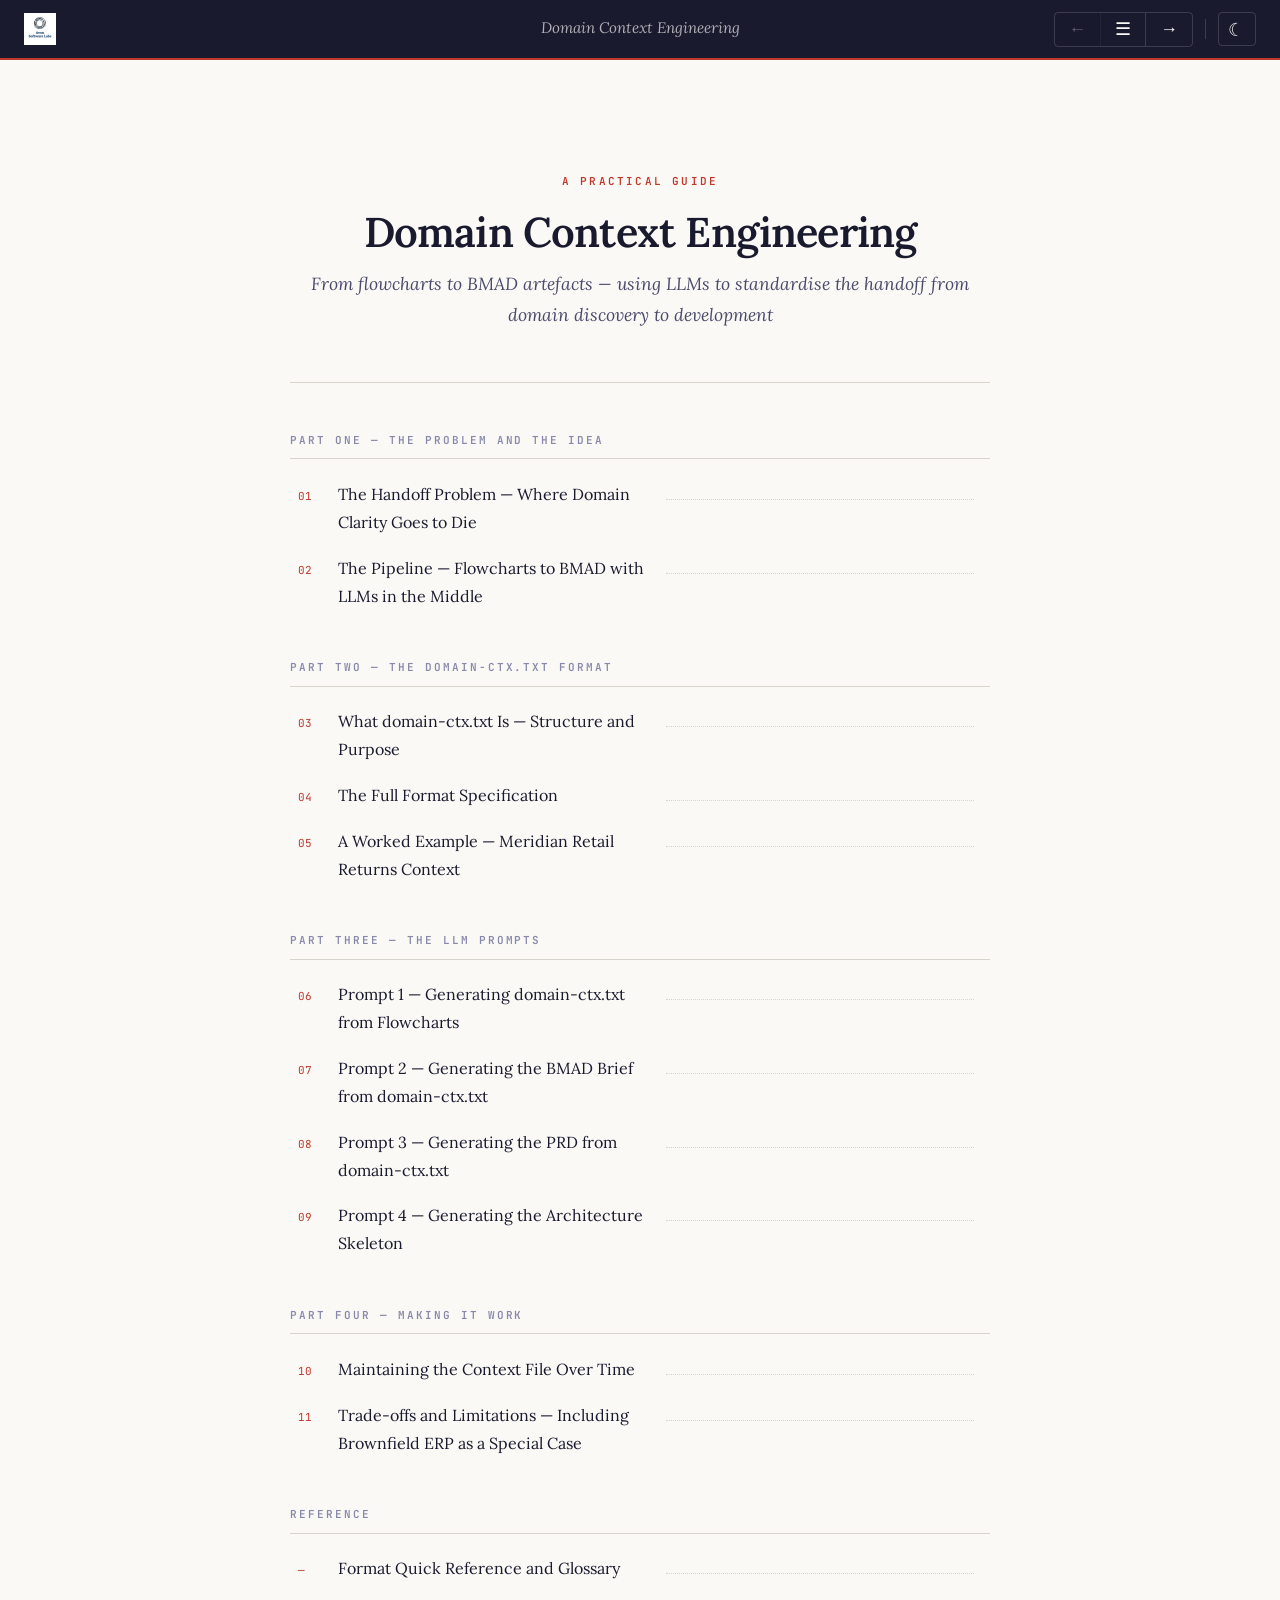
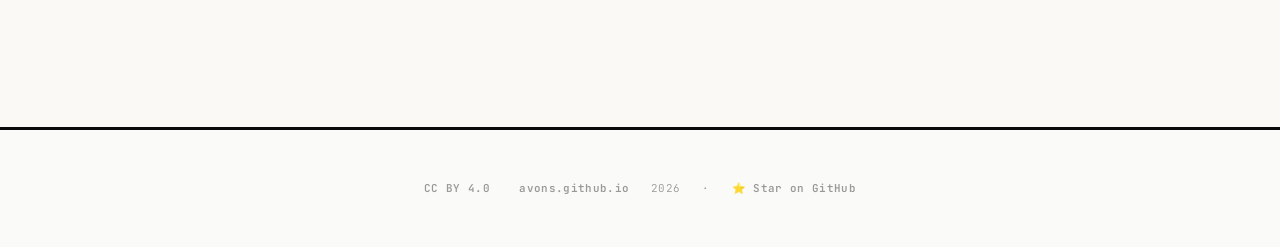
<file: guides/ddd-to-context/index.html>
<!DOCTYPE html>
<html lang="en">
<head>
<meta charset="UTF-8">
<meta name="viewport" content="width=device-width, initial-scale=1.0">
<title>Domain Context Engineering — Avon Software Labs</title>
<link rel="preconnect" href="https://fonts.googleapis.com">
<link href="https://fonts.googleapis.com/css2?family=Lora:ital,wght@0,400;0,600;1,400&family=Source+Sans+3:wght@300;400;600&family=JetBrains+Mono:wght@400;500&display=swap" rel="stylesheet">
<link rel="stylesheet" href="../../assets/style.css?v=1.1">
<link rel="stylesheet" href="../../assets/guide.css?v=1.1">
<script src="../../assets/components.js?v=1.1" defer></script>
<script src="../../assets/guide.js?v=1.1" defer></script>

<meta name="description" content="Why the handoff from domain discovery to development execution loses so much value &mdash; and a practical fix">
<meta name="keywords" content="agentic engineering, LLM, AI, software development, DDD, BMAD, Attractor, design, architecture, brownfield, enterprise">
<meta name="author" content="Avon Software Labs">

<!-- Open Graph / Facebook -->
<meta property="og:type" content="article">
<meta property="og:url" content="https://avons.github.io/guides/ddd-to-context/">
<meta property="og:title" content="Domain Context Engineering">
<meta property="og:description" content="Why the handoff from domain discovery to development execution loses so much value &mdash; and a practical fix">
<meta property="og:image" content="https://avons.github.io/assets/logo.png?v=1.1">

<!-- Twitter -->
<meta property="twitter:card" content="summary_large_image">
<meta property="twitter:url" content="https://avons.github.io/guides/ddd-to-context/">
<meta property="twitter:title" content="Domain Context Engineering">
<meta property="twitter:description" content="Why the handoff from domain discovery to development execution loses so much value &mdash; and a practical fix">
<meta property="twitter:image" content="https://avons.github.io/assets/logo.png?v=1.1">

</head>
<body>

<guide-header title="Domain Context Engineering"></guide-header>

<!-- TOC -->
<div class="guide-page active" id="page-0">
  <div class="toc-header">
    <div class="toc-label">A Practical Guide</div>
    <h1>Domain Context Engineering</h1>
    <p class="subtitle">From flowcharts to BMAD artefacts &mdash; using LLMs to standardise the handoff from domain discovery to development</p>
  </div>
  <div class="toc-part">
    <div class="toc-part-label">Part One &mdash; The Problem and the Idea</div>
    <div class="toc-item" onclick="showPage(1)"><span class="toc-num">01</span><span class="toc-name">The Handoff Problem &mdash; Where Domain Clarity Goes to Die</span><span class="toc-dots"></span></div>
    <div class="toc-item" onclick="showPage(2)"><span class="toc-num">02</span><span class="toc-name">The Pipeline &mdash; Flowcharts to BMAD with LLMs in the Middle</span><span class="toc-dots"></span></div>
  </div>
  <div class="toc-part">
    <div class="toc-part-label">Part Two &mdash; The domain-ctx.txt Format</div>
    <div class="toc-item" onclick="showPage(3)"><span class="toc-num">03</span><span class="toc-name">What domain-ctx.txt Is &mdash; Structure and Purpose</span><span class="toc-dots"></span></div>
    <div class="toc-item" onclick="showPage(4)"><span class="toc-num">04</span><span class="toc-name">The Full Format Specification</span><span class="toc-dots"></span></div>
    <div class="toc-item" onclick="showPage(5)"><span class="toc-num">05</span><span class="toc-name">A Worked Example &mdash; Meridian Retail Returns Context</span><span class="toc-dots"></span></div>
  </div>
  <div class="toc-part">
    <div class="toc-part-label">Part Three &mdash; The LLM Prompts</div>
    <div class="toc-item" onclick="showPage(6)"><span class="toc-num">06</span><span class="toc-name">Prompt 1 &mdash; Generating domain-ctx.txt from Flowcharts</span><span class="toc-dots"></span></div>
    <div class="toc-item" onclick="showPage(7)"><span class="toc-num">07</span><span class="toc-name">Prompt 2 &mdash; Generating the BMAD Brief from domain-ctx.txt</span><span class="toc-dots"></span></div>
    <div class="toc-item" onclick="showPage(8)"><span class="toc-num">08</span><span class="toc-name">Prompt 3 &mdash; Generating the PRD from domain-ctx.txt</span><span class="toc-dots"></span></div>
    <div class="toc-item" onclick="showPage(9)"><span class="toc-num">09</span><span class="toc-name">Prompt 4 &mdash; Generating the Architecture Skeleton</span><span class="toc-dots"></span></div>
  </div>
  <div class="toc-part">
    <div class="toc-part-label">Part Four &mdash; Making It Work</div>
    <div class="toc-item" onclick="showPage(10)"><span class="toc-num">10</span><span class="toc-name">Maintaining the Context File Over Time</span><span class="toc-dots"></span></div>
    <div class="toc-item" onclick="showPage(11)"><span class="toc-num">11</span><span class="toc-name">Trade-offs and Limitations &mdash; Including Brownfield ERP as a Special Case</span><span class="toc-dots"></span></div>
  </div>
  <div class="toc-part">
    <div class="toc-part-label">Reference</div>
    <div class="toc-item" onclick="showPage(12)"><span class="toc-num">&mdash;</span><span class="toc-name">Format Quick Reference and Glossary</span><span class="toc-dots"></span></div>
  </div>
</div>

<!-- CH1 -->
<div class="guide-page" id="page-1">
  <div class="part-header"><div class="part-num">Part One</div><h2>The Problem and the Idea</h2><p>Why the handoff from domain discovery to development execution loses so much value &mdash; and a practical fix</p></div>
  <div class="chapter-eyebrow">Chapter 1</div>
  <span class="chapter-number">01</span>
  <h1 class="chapter-title">The Handoff Problem &mdash; Where Domain Clarity Goes to Die</h1>
  <p class="chapter-intro">A team runs a successful Event Storming session. The wall is covered with orange and blue stickies. The Bounded Contexts are named. The Ubiquitous Language is agreed. Three domain experts and four developers stand in front of it and see the same picture for the first time. Then the session ends, the stickies get photographed, and someone has to turn all of it into a BMAD Brief. That someone sits at their desk, looks at the photos, and starts writing. By the time they finish, half the precision has leaked out.</p>
  <h2>How Precision Leaks</h2>
  <p>The leakage is not deliberate. Nobody decides to introduce ambiguity. It happens because the translation from domain model to development artefact is done by a single person, in isolation, without a mechanism to enforce consistency. The term the domain experts agreed would be called <em>ReturnRequest</em> appears as <em>ReturnRequest</em> in section one of the PRD, <em>ReturnRecord</em> in section three, and <em>return</em> (lowercase, undefined) in the acceptance criteria. Three names for one concept. The agent implementing Story 7 picks one and proceeds confidently.</p>
  <p>This is the Ubiquitous Language problem Evans identified in 2003, recurring at the handoff between domain modelling and development specification. DDD solved it for the conversation between developers and domain experts. Nobody solved it for the translation between domain model and development artefact &mdash; because until recently, a human doing the translation was the only option.</p>
  <div class="callout"><div class="callout-label">The Core Insight</div><p>The handoff from domain model to BMAD artefacts is a mechanical translation problem, not a judgment problem. The terminology should be consistent because it was agreed. The Bounded Context boundaries should appear in the PRD scope definition because they were drawn. The Domain Events should become the functional requirements because they represent what the system must produce. <strong>A machine can do this translation more consistently than a human &mdash; not because it understands the domain better, but because it applies the same rules every time without drift.</strong></p></div>
  <h2>The Standardisation Benefit</h2>
  <p>When an LLM generates the BMAD Brief and PRD directly from a structured domain context file, three things become consistent by construction. The terminology &mdash; every term in the artefacts matches the Ubiquitous Language exactly as defined in the context file, because the LLM reads the definition before writing the artefact. The scope &mdash; what is in scope and what is out of scope is derived from the Bounded Context definition, not from the Brief writer's memory of what was decided. The functional requirements &mdash; they are derived from the Domain Events, which are the agreed facts the system must produce.</p>
  <p>For IT teams that run multiple projects in the same domain, the standardisation compounds. Every project's BMAD artefacts use the same terminology, the same scope boundaries, the same event vocabulary. A new developer joining the third project recognises the language from the first two. The context file is the organisational memory that travels between projects.</p>
  <hr class="section-rule">
  <p style="color: var(--guide-ink-faint);font-size:.9rem;font-style:italic;">Next: the full pipeline &mdash; from flowcharts to BMAD artefacts with LLMs doing the translation.</p>
</div>

<!-- CH2 -->
<div class="guide-page" id="page-2">
  <div class="chapter-eyebrow">Chapter 2</div>
  <span class="chapter-number">02</span>
  <h1 class="chapter-title">The Pipeline &mdash; Flowcharts to BMAD with LLMs in the Middle</h1>
  <p class="chapter-intro">The complete pipeline has one human decision point and four LLM-assisted steps. The human decision point is irreducible &mdash; domain expert validation cannot be automated. Everything else benefits from LLM assistance for consistency and speed.</p>
  <h2>The Full Pipeline</h2>
  <div class="pipeline">
    <div class="pipeline-step">
      <div class="pipeline-icon human">H</div>
      <div class="pipeline-content">
        <div class="pipeline-title">Input: Existing flowcharts and process documentation</div>
        <div class="pipeline-desc">Swimlane diagrams, ISO process maps, compliance documentation, any existing business process description. Uploaded as images or text to the LLM session.</div>
      </div>
    </div>
    <div class="pipeline-arrow">&#8595;</div>
    <div class="pipeline-step">
      <div class="pipeline-icon llm">L</div>
      <div class="pipeline-content">
        <div class="pipeline-title">LLM Step 1: Extract, overlay, and gap-check</div>
        <div class="pipeline-desc">The LLM reads the flowcharts, applies the DDD notation mapping, identifies Domain Events, Commands, Actors, Policies, and Bounded Context candidates. Simultaneously identifies gaps &mdash; missing exception paths, implicit policies not drawn, ambiguous terminology, unclear context boundaries. Outputs a draft domain model plus a structured question list for the domain expert.</div>
      </div>
    </div>
    <div class="pipeline-arrow">&#8595;</div>
    <div class="pipeline-step">
      <div class="pipeline-icon human">H</div>
      <div class="pipeline-content">
        <div class="pipeline-title">Human: Domain expert answers the questions</div>
        <div class="pipeline-desc">The only irreducible human step. The domain expert reviews the draft model, answers the gap questions, corrects any misinterpretations. This can be done asynchronously &mdash; a document sent by email and returned with comments. The LLM has done the analytical work; the human provides the knowledge the documentation didn't capture.</div>
      </div>
    </div>
    <div class="pipeline-arrow">&#8595;</div>
    <div class="pipeline-step">
      <div class="pipeline-icon llm">L</div>
      <div class="pipeline-content">
        <div class="pipeline-title">LLM Step 2: Generate domain-ctx.txt</div>
        <div class="pipeline-desc">Synthesises the draft model and the expert's answers into a structured, coherent domain context file. Enforces consistent naming throughout. Checks internal coherence &mdash; flags any remaining contradictions for human resolution. Outputs the versioned domain-ctx.txt.</div>
      </div>
    </div>
    <div class="pipeline-arrow">&#8595;</div>
    <div class="pipeline-step">
      <div class="pipeline-icon human">H</div>
      <div class="pipeline-content">
        <div class="pipeline-title">Human: Review and approve domain-ctx.txt</div>
        <div class="pipeline-desc">The domain expert and the DDD practitioner review the context file. Lightweight &mdash; not a workshop, a document review. The question is simply: does this match how we understand the domain? Approve or request specific corrections.</div>
      </div>
    </div>
    <div class="pipeline-arrow">&#8595;</div>
    <div class="pipeline-step">
      <div class="pipeline-icon llm">L</div>
      <div class="pipeline-content">
        <div class="pipeline-title">LLM Step 3: Generate BMAD artefacts</div>
        <div class="pipeline-desc">From the approved domain-ctx.txt, the LLM generates the BMAD Brief, PRD, and Architecture skeleton. Terminology is consistent by construction &mdash; pulled directly from the Ubiquitous Language section of the context file. Scope is derived from the Bounded Context definition. Functional requirements are derived from Domain Events.</div>
      </div>
    </div>
    <div class="pipeline-arrow">&#8595;</div>
    <div class="pipeline-step">
      <div class="pipeline-icon human">H</div>
      <div class="pipeline-content">
        <div class="pipeline-title">Human: Review and approve BMAD artefacts</div>
        <div class="pipeline-desc">The standard BMAD human-in-the-loop review gates. The Brief, PRD, and Architecture are reviewed and approved before Story generation begins. This review is faster than conventional BMAD because the terminology and scope are already consistent &mdash; the reviewer is checking correctness, not untangling drift.</div>
      </div>
    </div>
    <div class="pipeline-arrow">&#8595;</div>
    <div class="pipeline-step">
      <div class="pipeline-icon output">&#10003;</div>
      <div class="pipeline-content">
        <div class="pipeline-title">Output: BMAD Story Files &rarr; Implementation</div>
        <div class="pipeline-desc">The Scrum Master generates Story Files from the approved artefacts. Each Story File inherits the consistent terminology from the context file, through the PRD, through to the implementation. The Ubiquitous Language reaches all the way to the Developer agent's context.</div>
      </div>
    </div>
  </div>
  <div class="diagram-wrap">
    <svg class="diagram" viewBox="0 0 660 120" xmlns="http://www.w3.org/2000/svg">
      <defs><marker id="arr-pipe" markerWidth="7" markerHeight="7" refX="5" refY="3" orient="auto"><path d="M0,0 L0,6 L7,3 z" fill="#4a9068"/></marker></defs>
      <rect x="10" y="40" width="95" height="40" rx="6" fill="#f4f1ea" stroke="#d8d4cb" stroke-width="1.5"/>
      <text x="57" y="57" text-anchor="middle" font-family="Source Sans 3,sans-serif" font-size="9" fill="#4a4a6a" font-weight="600">Flowcharts</text>
      <text x="57" y="71" text-anchor="middle" font-family="Source Sans 3,sans-serif" font-size="9" fill="#8888aa">existing docs</text>
      <line x1="107" y1="60" x2="123" y2="60" stroke="#4a9068" stroke-width="1.5" marker-end="url(#arr-pipe)"/>
      <rect x="125" y="40" width="95" height="40" rx="6" fill="#eef4f0" stroke="#4a9068" stroke-width="1.5"/>
      <text x="172" y="57" text-anchor="middle" font-family="Source Sans 3,sans-serif" font-size="9" fill="#1d3d2a" font-weight="600">LLM extracts</text>
      <text x="172" y="71" text-anchor="middle" font-family="Source Sans 3,sans-serif" font-size="9" fill="#4a9068">+ gap checks</text>
      <line x1="222" y1="60" x2="238" y2="60" stroke="#4a9068" stroke-width="1.5" marker-end="url(#arr-pipe)"/>
      <rect x="240" y="40" width="95" height="40" rx="6" fill="#1a1a2e"/>
      <text x="287" y="54" text-anchor="middle" font-family="Source Sans 3,sans-serif" font-size="9" fill="white" font-weight="600">Human</text>
      <text x="287" y="67" text-anchor="middle" font-family="Source Sans 3,sans-serif" font-size="9" fill="rgba(255,255,255,.7)">expert answers</text>
      <text x="287" y="78" text-anchor="middle" font-family="Source Sans 3,sans-serif" font-size="8" fill="#c0392b">irreducible</text>
      <line x1="337" y1="60" x2="353" y2="60" stroke="#4a9068" stroke-width="1.5" marker-end="url(#arr-pipe)"/>
      <rect x="355" y="40" width="95" height="40" rx="6" fill="#eef4f0" stroke="#4a9068" stroke-width="1.5"/>
      <text x="402" y="57" text-anchor="middle" font-family="Source Sans 3,sans-serif" font-size="9" fill="#1d3d2a" font-weight="600">LLM generates</text>
      <text x="402" y="71" text-anchor="middle" font-family="Source Sans 3,sans-serif" font-size="9" fill="#4a9068">domain-ctx.txt</text>
      <line x1="452" y1="60" x2="468" y2="60" stroke="#4a9068" stroke-width="1.5" marker-end="url(#arr-pipe)"/>
      <rect x="470" y="40" width="115" height="40" rx="6" fill="#eef4f0" stroke="#4a9068" stroke-width="1.5"/>
      <text x="527" y="57" text-anchor="middle" font-family="Source Sans 3,sans-serif" font-size="9" fill="#1d3d2a" font-weight="600">LLM generates</text>
      <text x="527" y="71" text-anchor="middle" font-family="Source Sans 3,sans-serif" font-size="9" fill="#4a9068">BMAD artefacts</text>
      <text x="287" y="22" text-anchor="middle" font-family="Source Sans 3,sans-serif" font-size="10" fill="#8888aa" font-style="italic">One human decision point. Four LLM-assisted steps. Consistent terminology end to end.</text>
    </svg>
    <div class="diagram-caption">The pipeline in one line. The human irreducible step is domain expert knowledge validation &mdash; everything else benefits from LLM consistency.</div>
  </div>
  <hr class="section-rule">
  <p style="color: var(--guide-ink-faint);font-size:.9rem;font-style:italic;">Next: what domain-ctx.txt is &mdash; structure, purpose, and the FastHTML parallel that inspired it.</p>
</div>

<!-- CH3 -->
<div class="guide-page" id="page-3">
  <div class="part-header"><div class="part-num">Part Two</div><h2>The domain-ctx.txt Format</h2><p>Structure, specification, and a worked Meridian Retail example</p></div>
  <div class="chapter-eyebrow">Chapter 3</div>
  <span class="chapter-number">03</span>
  <h1 class="chapter-title">What domain-ctx.txt Is &mdash; Structure and Purpose</h1>
  <p class="chapter-intro">FastHTML publishes a file called llms-ctx.txt &mdash; a single flat text document that distils their entire framework into a form an LLM can consume as context. Not a chatbot, not a RAG system, not vector embeddings. Just well-organised text that gives an agent everything it needs to generate correct FastHTML code. domain-ctx.txt applies the same principle to a business domain.</p>
  <h2>The FastHTML Parallel</h2>
  <p>FastHTML's llms-ctx.txt tells an agent how to use their framework &mdash; the API, the conventions, the patterns to follow. domain-ctx.txt tells an agent what the business domain looks like &mdash; the concepts, the boundaries, the language, the events. One is a technical context package. The other is a domain context package. Both serve the same purpose: give the agent the specific knowledge it needs to produce correct output in this specific context, without having to infer it from general training.</p>
  <p>The format is deliberately simple. Plain text, structured with clear section headers. No special markup language, no proprietary format. An LLM can read it, a human can edit it, and a version control system can track it. It loads into a Claude Project, a BMAD session, or an Attractor NLSpec preamble without any transformation.</p>
  <div class="callout"><div class="callout-label">The Portability Principle</div><p>domain-ctx.txt is a single file that travels with the project. It is attached to every agent session that touches the domain &mdash; BMAD planning sessions, Developer agent sessions, QA agent sessions, and eventually the Attractor NLSpec. Every agent that reads it starts with the same domain understanding. <strong>The Ubiquitous Language reaches from the domain expert's answer to the Developer agent's context window &mdash; without any human translator in between.</strong></p></div>
  <h2>What the File Contains</h2>
  <p>The file has seven sections, each serving a distinct purpose for downstream agents.</p>
  <p><strong>Project Header</strong> &mdash; name, domain, version, date, and a one-paragraph clear description of what this domain does and why it exists. The agent reads this first and frames everything that follows.</p>
  <p><strong>Subdomain Classification</strong> &mdash; explicit Core, Supporting, and Generic classification with brief reasoning. Tells the agent where to invest modelling depth and where to use simple approaches.</p>
  <p><strong>Bounded Contexts</strong> &mdash; each context named, described in two sentences, and given its precise scope. What is inside, what is explicitly outside.</p>
  <p><strong>Ubiquitous Language</strong> &mdash; one entry per term, per context. Term, precise definition, what it is not. This section is the most important for preventing specification drift.</p>
  <p><strong>Domain Events</strong> &mdash; sequenced by context. Past tense name, what triggered it, what it means to the business, what it produces or enables downstream.</p>
  <p><strong>Policies</strong> &mdash; the automatic reactions. "Whenever X, if Y, then Z automatically." These are the hidden business rules that flowcharts rarely make explicit.</p>
  <p><strong>Integration Map</strong> &mdash; which events cross which context boundaries, and what the receiving context does with them. The machine-readable Context Map.</p>
  <hr class="section-rule">
  <p style="color: var(--guide-ink-faint);font-size:.9rem;font-style:italic;">Next: the complete format specification &mdash; every section, every field, every convention.</p>
</div>

<!-- CH4 -->
<div class="guide-page" id="page-4">
  <div class="chapter-eyebrow">Chapter 4</div>
  <span class="chapter-number">04</span>
  <h1 class="chapter-title">The Full Format Specification</h1>
  <p class="chapter-intro">The specification below defines every section of domain-ctx.txt. Follow it precisely &mdash; the prompts in Part Three are written to produce and consume this exact structure.</p>
  <div class="code-label">domain-ctx.txt &mdash; Complete Format Specification</div>
  <div class="code-block"><pre><span class="comment"># ============================================================
# domain-ctx.txt
# Domain Context File &mdash; [Project Name]
# Version: 1.0 | Date: YYYY-MM-DD | Status: Approved
# ============================================================</span>

<span class="section">## PROJECT OVERVIEW</span>
<span class="key">Domain:</span> <span class="value">[Short domain name &mdash; e.g. "Meridian Retail &mdash; Returns Management"]</span>
<span class="key">Scope:</span> <span class="value">[One sentence: what this file covers and what it explicitly excludes]</span>
<span class="key">Description:</span> <span class="value">[Two to three sentences: what this domain does, who it serves,
why it exists. Clear and simple. No technical jargon.]</span>
<span class="key">Approved by:</span> <span class="value">[Domain expert name and role]</span>

<span class="section">## SUBDOMAIN CLASSIFICATION</span>
<span class="key">Core Domain:</span> <span class="value">[What the organisation competes on &mdash; name it, one sentence why]</span>
<span class="key">Supporting:</span> <span class="value">[Necessary but not differentiating &mdash; name each, one phrase]</span>
<span class="key">Generic:</span> <span class="value">[Commodity problems &mdash; buy or reuse, do not build]</span>

<span class="section">## BOUNDED CONTEXTS</span>
<span class="comment"># One block per Bounded Context. Repeat this structure for each.</span>

<span class="key">Context:</span> <span class="value">[ContextName &mdash; use business capability name, not department name]</span>
<span class="key">Owns:</span> <span class="value">[What this context is responsible for &mdash; two sentences max]</span>
<span class="key">In scope:</span> <span class="value">[Explicit list of what belongs here]</span>
<span class="key">Out of scope:</span> <span class="value">[Explicit list of what does NOT belong here]</span>
<span class="key">Team:</span> <span class="value">[Which team or role owns this context]</span>
<span class="key">Language note:</span> <span class="value">[Any terminology that differs from adjacent contexts &mdash;
e.g. "Customer here means any person who has raised a support ticket,
NOT the legal entity that holds the contract (see Finance context)"]</span>

<span class="section">## UBIQUITOUS LANGUAGE</span>
<span class="comment"># One entry per term per context. Terms in different contexts
# that share a name MUST have separate entries.
# Format: [ContextName] :: [Term] :: [Definition] :: [What it is NOT]</span>

<span class="value">CustomerService :: ReturnRequest :: A formal request by a customer to
return a purchased item, created when the customer initiates the return
process. Has a lifecycle: Pending, UnderReview, Approved, Rejected. ::
NOT the physical item being returned. NOT the refund transaction.</span>

<span class="value">Finance :: Customer :: The legal entity (person or organisation) that
holds a financial obligation with Meridian Retail. Identified by account
number. May differ from the person who initiated the return. ::
NOT the end user who raised the support ticket (see CustomerService context).</span>

<span class="comment"># Continue for every significant term in every context.</span>

<span class="section">## DOMAIN EVENTS</span>
<span class="comment"># Sequenced by context. Past tense. Business language.
# Format per event:</span>

<span class="key">Context:</span> <span class="value">CustomerService</span>
<span class="key">Event:</span> <span class="value">ReturnRequested</span>
<span class="key">Triggered by:</span> <span class="value">Customer submits return request via portal or phone</span>
<span class="key">Business meaning:</span> <span class="value">A return has been formally initiated. The business is
now obligated to process it within SLA.</span>
<span class="key">Produces:</span> <span class="value">ReturnRequest record in Pending state. SLA timer started.</span>
<span class="key">Consumed by:</span> <span class="value">CustomerService context (internal) for review workflow</span>

<span class="key">Context:</span> <span class="value">CustomerService</span>
<span class="key">Event:</span> <span class="value">ReturnApproved</span>
<span class="key">Triggered by:</span> <span class="value">Agent approves the return after review</span>
<span class="key">Business meaning:</span> <span class="value">Meridian has accepted the return. Customer is entitled to refund.</span>
<span class="key">Produces:</span> <span class="value">ReturnRequest moves to Approved state</span>
<span class="key">Consumed by:</span> <span class="value">Finance context &mdash; triggers RefundInitiation</span>

<span class="comment"># Continue for every Domain Event in every context.</span>

<span class="section">## POLICIES</span>
<span class="comment"># The automatic business rules. Whenever X, if Y, then Z.
# These are the most frequently missing element in flowcharts.</span>

<span class="key">Context:</span> <span class="value">CustomerService</span>
<span class="key">Policy:</span> <span class="value">HighValueReturnFlag</span>
<span class="key">Rule:</span> <span class="value">Whenever ReturnRequested AND order value exceeds GBP 500,
automatically flag ReturnRequest for SeniorAgentReview before
any approval action is permitted.</span>
<span class="key">Rationale:</span> <span class="value">Fraud risk threshold agreed by CS and Finance in March 2024.</span>

<span class="key">Context:</span> <span class="value">CustomerService</span>
<span class="key">Policy:</span> <span class="value">SLAEscalation</span>
<span class="key">Rule:</span> <span class="value">Whenever ReturnRequest remains in Pending state for more than
48 hours, automatically escalate to TeamLeader and notify customer.</span>
<span class="key">Rationale:</span> <span class="value">Regulatory requirement under Consumer Rights Act 2015.</span>

<span class="section">## INTEGRATION MAP</span>
<span class="comment"># Which events cross which context boundaries.
# This is the machine-readable Context Map.</span>

<span class="key">Event:</span> <span class="value">ReturnApproved</span>
<span class="key">From:</span> <span class="value">CustomerService</span>
<span class="key">To:</span> <span class="value">Finance</span>
<span class="key">Pattern:</span> <span class="value">Customer-Supplier (Finance is downstream, CS is upstream)</span>
<span class="key">Payload:</span> <span class="value">ReturnRequest ID, Customer account number, refund amount,
refund method (original payment method or store credit)</span>
<span class="key">Finance action:</span> <span class="value">Initiates RefundTransaction. Generates InvoiceAdjustment.</span>

<span class="section">## OPEN QUESTIONS</span>
<span class="comment"># Unresolved items requiring domain expert input.
# Remove each entry once resolved and incorporate answer above.</span>

<span class="key">Q1:</span> <span class="value">When a return is approved but the original payment method has
expired, what is the fallback? Store credit only, or can the agent
issue a cheque?</span>
<span class="key">Owner:</span> <span class="value">Finance team</span>
<span class="key">Needed by:</span> <span class="value">Before PRD review</span>

<span class="comment"># ============================================================
# END OF FILE
# ============================================================</span></pre></div>
  <hr class="section-rule">
  <p style="color: var(--guide-ink-faint);font-size:.9rem;font-style:italic;">Next: a complete worked example &mdash; Meridian Retail's Returns Management domain-ctx.txt.</p>
</div>

<!-- CH5 -->
<div class="guide-page" id="page-5">
  <div class="chapter-eyebrow">Chapter 5</div>
  <span class="chapter-number">05</span>
  <h1 class="chapter-title">A Worked Example &mdash; Meridian Retail Returns Context</h1>
  <p class="chapter-intro">A realistic but abbreviated domain-ctx.txt for Meridian Retail's Returns Management domain, showing how the format works in practice. This is the output of LLM Step 2 after the domain expert has answered the gap questions from LLM Step 1.</p>
  <div class="code-label">meridian-returns-ctx.txt</div>
  <div class="code-block"><pre><span class="comment"># ============================================================
# domain-ctx.txt
# Domain Context File &mdash; Meridian Retail Returns Management
# Version: 1.0 | Date: 2026-03-18 | Status: Approved
# ============================================================</span>

<span class="section">## PROJECT OVERVIEW</span>
<span class="key">Domain:</span> <span class="value">Meridian Retail &mdash; Returns Management</span>
<span class="key">Scope:</span> <span class="value">Covers the CustomerService and Finance contexts for returns
processing. Excludes the Ordering context, the Inventory context,
and the Loyalty context.</span>
<span class="key">Description:</span> <span class="value">Manages the end-to-end lifecycle of customer return requests,
from initial submission through approval or rejection, to refund
processing. Serves customers who wish to return purchased items
and the teams that evaluate and process those requests.
Meridian processes approximately 4,000 return requests per month
across four product categories, each with distinct handling rules.</span>
<span class="key">Approved by:</span> <span class="value">Sarah Chen, Head of Customer Operations</span>

<span class="section">## SUBDOMAIN CLASSIFICATION</span>
<span class="key">Core Domain:</span> <span class="value">Demand forecasting and personalisation engine &mdash;
this is where Meridian competes. Returns management is Supporting.</span>
<span class="key">Supporting:</span> <span class="value">Returns Management (this domain), Order Management,
Inventory Management</span>
<span class="key">Generic:</span> <span class="value">Authentication, Email/SMS notification, PDF generation,
Payment gateway integration (buy, do not build)</span>

<span class="section">## BOUNDED CONTEXTS</span>
<span class="key">Context:</span> <span class="value">CustomerService</span>
<span class="key">Owns:</span> <span class="value">The evaluation and approval of return requests. All decisions
about whether a return is valid and on what terms it is accepted
belong here.</span>
<span class="key">In scope:</span> <span class="value">Return request creation, SLA tracking, agent review workflow,
fraud flagging, approval and rejection decisions, customer communication</span>
<span class="key">Out of scope:</span> <span class="value">Refund processing, invoice adjustment, payment gateway
interaction, inventory restocking</span>
<span class="key">Team:</span> <span class="value">Customer Operations team</span>
<span class="key">Language note:</span> <span class="value">Customer here means any person who contacts us about a
return &mdash; including contacts at business accounts who may not be
the contract holder. This differs from the Finance context where
Customer means the legal entity with a financial obligation.</span>

<span class="key">Context:</span> <span class="value">Finance</span>
<span class="key">Owns:</span> <span class="value">The financial processing of approved returns &mdash; refund
transactions, invoice adjustments, and revenue reconciliation.</span>
<span class="key">In scope:</span> <span class="value">Refund transaction creation, payment gateway calls, invoice
adjustment, revenue recognition reversal, financial audit trail</span>
<span class="key">Out of scope:</span> <span class="value">Return request evaluation, customer communication, SLA
management, fraud assessment</span>
<span class="key">Team:</span> <span class="value">Finance Operations team</span>
<span class="key">Language note:</span> <span class="value">Customer here means the legal entity (person or company)
with a financial account. Identified by AccountNumber, not by
the name of the person who raised the return.</span>

<span class="section">## UBIQUITOUS LANGUAGE</span>
<span class="value">CustomerService :: ReturnRequest :: A formal request to return a
purchased item. Has states: Pending, UnderReview, FlaggedForSeniorReview,
Approved, Rejected. Created when a customer initiates a return. ::
NOT the physical item. NOT the refund. NOT a complaint.</span>

<span class="value">CustomerService :: ReturnStream :: One of four defined handling
pathways for returns: Standard (items under GBP 100), HighValue
(items over GBP 100), Damaged (items returned in damaged condition),
Fraud (items flagged for suspected fraudulent return). Each stream
has distinct SLAs and approval workflows. ::
NOT a technical queue or database partition &mdash; a business concept.</span>

<span class="value">CustomerService :: SeniorAgentReview :: A mandatory review step for
ReturnRequests that meet specific criteria (value threshold, fraud
flags). Only a Senior Agent or Team Leader can approve or reject a
ReturnRequest in SeniorAgentReview state. ::
NOT a general escalation mechanism. Specifically for returns.</span>

<span class="value">Finance :: RefundTransaction :: A financial record of a refund
payment made to a customer. Has states: Pending, Processing, Completed,
Failed. Linked to a ReturnRequest by ID but owned entirely by Finance. ::
NOT the ReturnRequest itself. The ReturnRequest is approved in
CustomerService; the RefundTransaction is created in Finance.</span>

<span class="value">Finance :: Customer :: The legal entity (person or company) that holds
a Meridian account. Identified by AccountNumber. May differ from the
individual who raised the return request. ::
NOT the person who called customer service. See CustomerService
context for that concept.</span>

<span class="section">## DOMAIN EVENTS</span>
<span class="key">Context:</span> <span class="value">CustomerService</span>
<span class="key">Event:</span> <span class="value">ReturnRequested</span>
<span class="key">Triggered by:</span> <span class="value">Customer submits return request via web portal, mobile app,
or phone (agent logs on their behalf)</span>
<span class="key">Business meaning:</span> <span class="value">A return has been formally initiated. SLA clock starts.
Business is obligated to respond within 24 hours for Standard stream,
4 hours for all other streams.</span>
<span class="key">Produces:</span> <span class="value">ReturnRequest in Pending state. SLA timer activated.
ReturnStream assigned based on item value and category.</span>
<span class="key">Consumed by:</span> <span class="value">CustomerService internally (triggers review assignment)</span>

<span class="key">Context:</span> <span class="value">CustomerService</span>
<span class="key">Event:</span> <span class="value">ReturnApproved</span>
<span class="key">Triggered by:</span> <span class="value">Agent (or Senior Agent for flagged requests) approves
the ReturnRequest</span>
<span class="key">Business meaning:</span> <span class="value">Meridian has accepted the return. Customer is entitled
to refund. This is a financial commitment.</span>
<span class="key">Produces:</span> <span class="value">ReturnRequest state changes to Approved. Customer notified.</span>
<span class="key">Consumed by:</span> <span class="value">Finance context &mdash; triggers RefundTransaction creation</span>

<span class="key">Context:</span> <span class="value">Finance</span>
<span class="key">Event:</span> <span class="value">RefundIssued</span>
<span class="key">Triggered by:</span> <span class="value">Payment gateway confirms refund payment sent</span>
<span class="key">Business meaning:</span> <span class="value">Money has left Meridian and is in transit to the customer.
Revenue reversal is now final.</span>
<span class="key">Produces:</span> <span class="value">RefundTransaction state changes to Completed.
InvoiceAdjustment created. Customer notified by Finance.</span>
<span class="key">Consumed by:</span> <span class="value">Reporting context (for revenue reconciliation)</span>

<span class="section">## POLICIES</span>
<span class="key">Context:</span> <span class="value">CustomerService</span>
<span class="key">Policy:</span> <span class="value">HighValueFlag</span>
<span class="key">Rule:</span> <span class="value">Whenever ReturnRequested AND item value exceeds GBP 500,
automatically set ReturnRequest state to FlaggedForSeniorReview.
Standard agents cannot approve or reject until Senior Agent reviews.</span>
<span class="key">Rationale:</span> <span class="value">Fraud risk threshold. Agreed CS/Finance policy March 2024.</span>

<span class="key">Context:</span> <span class="value">CustomerService</span>
<span class="key">Policy:</span> <span class="value">SLABreach</span>
<span class="key">Rule:</span> <span class="value">Whenever ReturnRequest remains in Pending or UnderReview state
beyond SLA threshold (24h Standard, 4h all other streams), automatically
escalate to TeamLeader AND send customer acknowledgement with updated
expected response time.</span>
<span class="key">Rationale:</span> <span class="value">Consumer Rights Act 2015 compliance.</span>

<span class="key">Context:</span> <span class="value">Finance</span>
<span class="key">Policy:</span> <span class="value">ExpiredPaymentFallback</span>
<span class="key">Rule:</span> <span class="value">Whenever RefundTransaction fails due to expired original payment
method, automatically issue StoreCreditVoucher for the refund amount
AND notify customer. Do NOT attempt alternative payment methods.</span>
<span class="key">Rationale:</span> <span class="value">Confirmed by Finance Director, March 2026. Cheque issuance
discontinued due to processing cost.</span>

<span class="section">## INTEGRATION MAP</span>
<span class="key">Event:</span> <span class="value">ReturnApproved</span>
<span class="key">From:</span> <span class="value">CustomerService</span>
<span class="key">To:</span> <span class="value">Finance</span>
<span class="key">Pattern:</span> <span class="value">Customer-Supplier. Finance is downstream. CS publishes
the event; Finance subscribes. Finance cannot reject the event &mdash;
if CS approved it, Finance processes it.</span>
<span class="key">Payload:</span> <span class="value">ReturnRequestID, CustomerAccountNumber, RefundAmountGBP,
OriginalPaymentMethodToken, RefundMethod (OriginalPayment | StoreCredit)</span>
<span class="key">Finance action:</span> <span class="value">Creates RefundTransaction in Pending state. Calls payment
gateway asynchronously. Applies ExpiredPaymentFallback policy if needed.</span>

<span class="section">## OPEN QUESTIONS</span>
<span class="comment"># All questions resolved at time of approval. File is clean.</span>
<span class="comment"># ============================================================
# END OF FILE  v1.0  2026-03-18
# ============================================================</span></pre></div>
  <hr class="section-rule">
  <p style="color: var(--guide-ink-faint);font-size:.9rem;font-style:italic;">Next: Prompt 1 &mdash; how to instruct an LLM to generate this file from existing flowcharts.</p>
</div>

<!-- CH6 -->
<div class="guide-page" id="page-6">
  <div class="part-header"><div class="part-num">Part Three</div><h2>The LLM Prompts</h2><p>Practical prompts for each step in the pipeline &mdash; ready to use, annotated with the reasoning behind each instruction</p></div>
  <div class="chapter-eyebrow">Chapter 6</div>
  <span class="chapter-number">06</span>
  <h1 class="chapter-title">Prompt 1 &mdash; Generating domain-ctx.txt from Flowcharts</h1>
  <p class="chapter-intro">This is the most complex prompt in the pipeline. It instructs the LLM to do four things simultaneously: extract the domain model from the flowcharts, apply the DDD notation mapping, identify gaps, and produce both a draft context file and a structured question list for the domain expert.</p>
  <h2>How to Use This Prompt</h2>
  <p>Open a new Claude session. Attach the flowchart images or paste the process documentation text. Then paste this prompt. The LLM will produce two outputs in one response: a draft domain-ctx.txt and a numbered question list. Send the question list to the domain expert. When answers return, paste them into a follow-up message with the instruction: "Update the draft domain-ctx.txt with these answers and flag any remaining open questions."</p>
  <div class="prompt-label">Prompt 1 &mdash; Flowchart to domain-ctx.txt</div>
  <div class="prompt-block"><p>You are a Domain-Driven Design practitioner helping to build a domain context file from existing business process documentation.

I am attaching [swimlane flowcharts / process documents / both]. Your task is to produce two outputs:

OUTPUT 1: A draft domain-ctx.txt following this exact structure:
- PROJECT OVERVIEW (domain name, scope, plain English description)
- SUBDOMAIN CLASSIFICATION (Core / Supporting / Generic)
- BOUNDED CONTEXTS (one block per context, with scope and language notes)
- UBIQUITOUS LANGUAGE (one entry per term per context, with precise definition and what it is NOT)
- DOMAIN EVENTS (sequenced by context, with trigger, business meaning, and what consumes them)
- POLICIES (the automatic business rules &mdash; whenever X, if Y, then Z)
- INTEGRATION MAP (which events cross which context boundaries and what the receiving context does)
- OPEN QUESTIONS (gaps you identified that need domain expert input)

OUTPUT 2: A structured question list for the domain expert, covering:
- Missing exception paths (what happens when the normal flow breaks?)
- Implicit policies (what happens automatically that the flowchart doesn't show?)
- Ambiguous terminology (the same word used differently in different parts of the process)
- Unclear context boundaries (where responsibility is ambiguous)

INSTRUCTIONS FOR THE EXTRACTION:
- Swimlane = Actor + candidate Bounded Context boundary. Name contexts after business capabilities, not departments.
- Process box = Command (imperative form) + implied Domain Event (past tense). Name both.
- Cross-lane handoff arrow = Domain Event crossing a context boundary. This is the most important element. Name it explicitly in past tense.
- Decision diamond = Policy. Rewrite as: Whenever [Event], if [Condition], then [Action] automatically.
- Start/end ovals = triggering and outcome Domain Events.
- External entities = External Systems. Name the integration point.
- Document symbols = Read Models. What information does the Actor need to make this decision?

NAMING CONVENTIONS:
- Domain Events: PastTense, CamelCase (ReturnApproved, not "Return is approved")
- Commands: Imperative, CamelCase (ApproveReturn, not "Approving return")
- Bounded Contexts: Business capability name, not department name
- Ubiquitous Language terms: Capitalised when used as domain terms in definitions

QUALITY CHECKS TO APPLY:
- Flag any term used in multiple contexts with possibly different meanings
- Flag any process step that appears to span two different business concerns
- Flag any decision point where the business rule is not fully specified in the flowchart
- Flag any process that shows only the happy path with no exception handling

Be specific in your questions. Instead of "please clarify the exception handling", write "When a return request arrives for an order that was paid using a gift card, what happens to the refund? The flowchart does not show this case."

The domain expert is a business person, not a developer. Write questions clearly without technical jargon.</p></div>
  <div class="callout"><div class="callout-label">Why Each Instruction Is There</div><p>The naming conventions are explicit because LLMs will default to their own conventions without instruction. The quality checks mirror the four gap categories from the Flowchart-First guide. The instruction to write questions clearly is critical &mdash; <strong>domain experts disengage from questions that sound like developer requirements. The LLM must speak the business person's language, not the DDD practitioner's language.</strong></p></div>
  <hr class="section-rule">
  <p style="color: var(--guide-ink-faint);font-size:.9rem;font-style:italic;">Next: Prompt 2 &mdash; generating the BMAD Brief from the approved context file.</p>
</div>

<!-- CH7 -->
<div class="guide-page" id="page-7">
  <div class="chapter-eyebrow">Chapter 7</div>
  <span class="chapter-number">07</span>
  <h1 class="chapter-title">Prompt 2 &mdash; Generating the BMAD Brief from domain-ctx.txt</h1>
  <p class="chapter-intro">The BMAD Brief is the first artefact in the development chain &mdash; the structured summary of what is being built, for whom, and with what constraints. Generated from domain-ctx.txt, it inherits the Ubiquitous Language and Bounded Context scope directly, with no manual translation step.</p>
  <h2>How to Use This Prompt</h2>
  <p>Start a new Claude session (or a BMAD Analyst session if you are running BMAD). Paste the approved domain-ctx.txt in full. Then paste this prompt. The output is a BMAD-format Brief that can go directly into the human review gate.</p>
  <div class="prompt-label">Prompt 2 &mdash; domain-ctx.txt to BMAD Brief</div>
  <div class="prompt-block"><p>You are a BMAD Analyst agent. I am providing you with an approved domain context file (domain-ctx.txt) for [project name]. Your task is to generate a BMAD Project Brief from this context file.

[PASTE domain-ctx.txt HERE]

Generate a BMAD Project Brief with these sections:

1. PROJECT PURPOSE
   - What problem does this software solve? (derive from the PROJECT OVERVIEW description)
   - Who are the primary users? (derive from the Actors in the DOMAIN EVENTS section)
   - What does success look like? (one measurable outcome per Bounded Context in scope)

2. SCOPE
   - In scope: derive directly from the BOUNDED CONTEXTS "In scope" fields
   - Out of scope: derive directly from the BOUNDED CONTEXTS "Out of scope" fields
   - List any external systems from the INTEGRATION MAP that are integration points but not built here

3. KEY CONCEPTS
   - List every term from the UBIQUITOUS LANGUAGE section
   - Use the exact definitions from the context file &mdash; do not paraphrase
   - This section is the Ubiquitous Language that all subsequent artefacts must use

4. CONSTRAINTS AND POLICIES
   - List every Policy from the POLICIES section
   - Include the Rationale for each &mdash; the human reviewer needs to know why each rule exists

5. OPEN QUESTIONS
   - Carry forward any remaining items from the OPEN QUESTIONS section
   - Add any new questions that arise from the Brief drafting that the context file doesn't answer

6. ASSUMPTIONS
   - List the assumptions made in interpreting the context file
   - Flag any place where the context file is ambiguous and you chose an interpretation

CRITICAL INSTRUCTIONS:
- Use ONLY the terminology defined in the UBIQUITOUS LANGUAGE section. Do not introduce synonyms.
- Do not expand the scope beyond what the BOUNDED CONTEXTS define. If something is "Out of scope" in the context file, it is out of scope in the Brief.
- Do not add requirements not implied by the Domain Events. If an event is not in the context file, do not invent it.
- Write for a business audience. The Brief will be reviewed by the domain expert who approved the context file &mdash; they should recognise their domain in what you write.</p></div>
  <hr class="section-rule">
  <p style="color: var(--guide-ink-faint);font-size:.9rem;font-style:italic;">Next: Prompt 3 &mdash; generating the PRD from domain-ctx.txt.</p>
</div>

<!-- CH8 -->
<div class="guide-page" id="page-8">
  <div class="chapter-eyebrow">Chapter 8</div>
  <span class="chapter-number">08</span>
  <h1 class="chapter-title">Prompt 3 &mdash; Generating the PRD from domain-ctx.txt</h1>
  <p class="chapter-intro">The Product Requirements Document translates the domain model into functional requirements &mdash; what the system must do, expressed in the business's language. Generated from domain-ctx.txt, the PRD's functional requirements map directly to Domain Events, and the acceptance criteria reflect the Policies explicitly.</p>
  <h2>How to Use This Prompt</h2>
  <p>Use this prompt in the BMAD PM session, after the Brief has been approved. Provide both the approved domain-ctx.txt and the approved Brief. The PRD inherits the language of both.</p>
  <div class="prompt-label">Prompt 3 &mdash; domain-ctx.txt to BMAD PRD</div>
  <div class="prompt-block"><p>You are a BMAD Product Manager agent. I am providing you with an approved domain context file and approved Project Brief. Your task is to generate a BMAD Product Requirements Document (PRD).

[PASTE domain-ctx.txt HERE]
[PASTE approved Brief HERE]

Generate the PRD with these sections:

1. PRODUCT GOALS
   - One goal per Bounded Context in scope
   - Goals must be verifiable &mdash; derive from the business meaning of the outcome Domain Events

2. USER ROLES
   - One entry per Actor defined in the DOMAIN EVENTS section
   - Name, what they need to accomplish, what decisions they make

3. FUNCTIONAL REQUIREMENTS
   - Organise by Bounded Context
   - Each Domain Event becomes a functional requirement:
     "The system must [produce this event] when [trigger condition]"
   - Each Policy becomes an acceptance criterion:
     "Whenever [event], if [condition], the system must automatically [action]"
   - Each Read Model becomes a data display requirement:
     "When [actor] is about to [issue this command], the system must display [this information]"

4. INTEGRATION REQUIREMENTS
   - One entry per row in the INTEGRATION MAP
   - What event is published, what it contains, what the receiving context expects

5. OUT OF SCOPE
   - Carry forward exactly from the BOUNDED CONTEXTS "Out of scope" fields
   - Add any requirements that arose during drafting that are not covered by the context file

6. ACCEPTANCE CRITERIA SUMMARY
   - One criterion per Policy from the POLICIES section
   - Written as testable conditions: Given [state], When [event], Then [outcome]
   - Include the Rationale from the context file so QA understands why each criterion exists

CRITICAL INSTRUCTIONS:
- Every functional requirement must trace back to a Domain Event or Policy in the context file.
- Do not invent requirements. If a capability is not implied by a Domain Event or Policy in the context file, it does not belong in this PRD &mdash; add it to Open Questions instead.
- Use the UBIQUITOUS LANGUAGE terms exactly. If the context file says ReturnRequest, the PRD says ReturnRequest &mdash; not return, not request, not case.
- The Policies section of the context file defines the acceptance criteria. Do not soften or generalise them. "Whenever ReturnRequest remains Pending for 48 hours, automatically escalate" is a testable criterion. "Handle SLA breaches appropriately" is not.</p></div>
  <div class="callout"><div class="callout-label">The Traceability Chain</div><p>Every functional requirement in the PRD traces to a Domain Event. Every acceptance criterion traces to a Policy. Every term traces to the Ubiquitous Language. <strong>This traceability is the standardisation benefit &mdash; a reviewer can check any requirement in the PRD against the context file and verify it is correctly derived. The chain from domain expert knowledge to PRD acceptance criterion is explicit and auditable.</strong></p></div>
  <hr class="section-rule">
  <p style="color: var(--guide-ink-faint);font-size:.9rem;font-style:italic;">Next: Prompt 4 &mdash; generating the Architecture skeleton from domain-ctx.txt.</p>
</div>

<!-- CH9 -->
<div class="guide-page" id="page-9">
  <div class="chapter-eyebrow">Chapter 9</div>
  <span class="chapter-number">09</span>
  <h1 class="chapter-title">Prompt 4 &mdash; Generating the Architecture Skeleton</h1>
  <p class="chapter-intro">The Architecture skeleton is not a complete technical design &mdash; it is the structural foundation that the BMAD Architect session builds from. Generated from domain-ctx.txt, it ensures the technical architecture reflects the Bounded Context boundaries and integration patterns that the domain discovery produced.</p>
  <h2>What the Skeleton Provides</h2>
  <p>The Architecture skeleton answers the structural questions that flow directly from the domain model: how many components, how do they align with Bounded Contexts, how do they communicate, what are the data ownership rules. The BMAD Architect session fills in the technology choices, the detailed data models, and the non-functional requirements. The skeleton prevents the most expensive architectural mistake: designing a monolith that crosses Bounded Context boundaries, or designing a microservice architecture that doesn't align with them.</p>
  <div class="prompt-label">Prompt 4 &mdash; domain-ctx.txt to Architecture Skeleton</div>
  <div class="prompt-block"><p>You are a BMAD Architect agent. I am providing an approved domain context file and approved PRD. Your task is to generate an Architecture skeleton &mdash; the structural foundation for the full Architecture Document.

[PASTE domain-ctx.txt HERE]
[PASTE approved PRD HERE]

Generate the Architecture skeleton with these sections:

1. COMPONENT MAP
   - One component per Bounded Context in scope
   - Component name matches the Context name from domain-ctx.txt exactly
   - For each component: what it owns, what it exposes, what it depends on
   - Derive ownership from "In scope" and "Out of scope" in the BOUNDED CONTEXTS section

2. DATA OWNERSHIP RULES
   - Which component is the system of record for each aggregate?
   - Derive from the Domain Events: the context that produces the authoritative event owns the data
   - Example: CustomerService produces ReturnApproved &rarr; CustomerService owns ReturnRequest data
   - No component may write to another component's data directly

3. INTEGRATION ARCHITECTURE
   - One entry per row in the INTEGRATION MAP from domain-ctx.txt
   - Proposed mechanism: event bus, direct API call, or async queue
   - Recommend event-driven integration for all cross-context events unless there is a strong reason otherwise
   - Integration pattern from context file (Customer-Supplier, Conformist, etc.) determines who sets the contract

4. AGGREGATE CANDIDATES
   - One candidate per significant noun cluster in the DOMAIN EVENTS section
   - Name, what Domain Events it produces, what Commands it handles
   - These are candidates &mdash; the full Architect session will confirm or refine them

5. EXTERNAL SYSTEM INTEGRATION POINTS
   - One entry per External System from the INTEGRATION MAP
   - What the system provides, what event triggers the integration, proposed integration pattern

6. ARCHITECTURAL RISKS
   - Identify any Bounded Context boundary that is unclear and may need further domain clarification
   - Identify any integration that is synchronous in the domain model but may need to be async in implementation
   - Identify any Policy that implies a complex state machine (flag for careful story decomposition)

7. OPEN ARCHITECTURAL QUESTIONS
   - Technology choices not yet made (leave for Architect review)
   - Non-functional requirements not addressed by the context file (performance, security, scalability)
   - Data migration concerns if this replaces an existing system

CRITICAL INSTRUCTIONS:
- Do not cross Bounded Context boundaries in component ownership. Each component owns its own data.
- Do not choose specific technologies &mdash; this skeleton is technology-agnostic. The Architect session makes technology choices.
- Every structural decision must trace to the context file. If a decision cannot be justified by the domain model, flag it as an Open Architectural Question.
- Use the exact component names and event names from the context file. Do not rename anything.</p></div>
  <hr class="section-rule">
  <p style="color: var(--guide-ink-faint);font-size:.9rem;font-style:italic;">Next: maintaining the context file over time &mdash; the ongoing discipline that makes the pipeline sustainable.</p>
</div>

<!-- CH10 -->
<div class="guide-page" id="page-10">
  <div class="part-header"><div class="part-num">Part Four</div><h2>Making It Work</h2><p>Maintenance, realistic assessment, and where human judgment remains irreplaceable</p></div>
  <div class="chapter-eyebrow">Chapter 10</div>
  <span class="chapter-number">10</span>
  <h1 class="chapter-title">Maintaining the Context File Over Time</h1>
  <p class="chapter-intro">The domain-ctx.txt file is not a one-time deliverable. The domain evolves &mdash; new policies are introduced, edge cases surface during implementation, business rules change. The context file needs to evolve with it, or it becomes fiction and the standardisation benefit evaporates.</p>
  <h2>Version Control Is Not Optional</h2>
  <p>The context file belongs in version control alongside the code. Every change to domain-ctx.txt is a commit with a message that explains what changed and why. When a Policy changes, the commit records when it changed, who approved it, and what the old rule was. When a new Domain Event is added, the commit records what triggered the addition &mdash; a new business requirement, a discovered edge case, a regulatory change.</p>
  <p>This is not bureaucracy. It is the audit trail that makes the pipeline trustworthy in regulated industries. A regulator asking "what were the business rules governing high-value returns in Q3 2025?" gets an answer from the git history, not from someone's memory.</p>
  <h2>The Coherence Check Prompt</h2>
  <p>As the context file grows, contradictions accumulate. This is the CLAUDE.md problem at domain scale. When a new Policy is added, run this prompt before committing the update:</p>
  <div class="prompt-label">Coherence Check &mdash; Run Before Every Significant Update</div>
  <div class="prompt-block"><p>Review this domain-ctx.txt for internal coherence. Check for:

1. TERMINOLOGY CONSISTENCY: Is every term used in the Domain Events and Policies section defined in the Ubiquitous Language section? Flag any term used without a definition.

2. NAMING CONSISTENCY: Is every concept referred to by exactly one name throughout the file? Flag any place where the same concept appears to be referred to by different names.

3. POLICY CONFLICTS: Do any two Policies produce contradictory outcomes for the same event? For example, does one Policy say "automatically approve" and another say "flag for review" for overlapping conditions?

4. INTEGRATION COMPLETENESS: Is every cross-context event in the Domain Events section listed in the Integration Map? Flag any event marked "Consumed by [other context]" that does not appear in the Integration Map.

5. SCOPE CONSISTENCY: Does any Domain Event or Policy reference a concept that is "Out of scope" for the context it belongs to? Flag any boundary violations.

For each issue found, state: the section and line, the nature of the conflict, and a suggested resolution.
Do not resolve issues automatically. List them for human review.

[PASTE domain-ctx.txt HERE]</p></div>
  <h2>When to Update the Context File</h2>
  <p>Three triggers should prompt an update. First, when a Story implementation reveals a domain assumption that the context file doesn't cover &mdash; the developer encountered an edge case the domain expert hadn't thought of. Second, when a business rule changes &mdash; the Policy threshold moves, a new regulatory requirement is introduced, a process is redesigned. Third, when an Open Question is resolved &mdash; the answer gets incorporated and the question is removed.</p>
  <p>What should not trigger an update: technical implementation decisions. If the team decides to use PostgreSQL instead of MongoDB, that doesn't change the domain-ctx.txt. If the team decides to implement the integration as a message queue rather than a REST call, that doesn't change the domain-ctx.txt. The context file captures domain knowledge, not implementation choices.</p>
  <hr class="section-rule">
  <p style="color: var(--guide-ink-faint);font-size:.9rem;font-style:italic;">Next: the realistic assessment &mdash; what LLMs do well in this pipeline and where human judgment is irreplaceable.</p>
</div>

<!-- CH11 -->
<div class="guide-page" id="page-11">
  <div class="chapter-eyebrow">Chapter 11</div>
  <span class="chapter-number">11</span>
  <h1 class="chapter-title">Trade-offs and Limitations &mdash; What LLMs Do Well and Where Humans Stay Essential</h1>
  <p class="chapter-intro">The pipeline described in this guide is genuinely useful. It is also genuinely limited in specific ways that matter. Understanding both realistically is more valuable than either uncritical enthusiasm or reflexive scepticism about LLM involvement.</p>
  <h2>What LLMs Do Well in This Pipeline</h2>
  <p>Mechanical translation. Applying the notation mapping from Chapter 3 consistently across a long, complex flowchart is exactly the kind of structured, rule-following task that LLMs handle reliably. A human doing the same overlay for the fifth time this month will introduce inconsistencies. The LLM applies the same rules every time.</p>
  <p>Terminology enforcement. Once the Ubiquitous Language is defined in domain-ctx.txt, the LLM will use those terms consistently throughout the PRD and Architecture skeleton &mdash; because it is instructed to, and because it can check its own output against the definitions in the same session. A human writer will drift. The LLM drifts only when the context window is very long and the definitions are far from where they're being used, which is why section ordering in the context file matters.</p>
  <p>Gap detection. The LLM will reliably identify places where the flowchart shows only the happy path, where decision conditions are underspecified, and where the same word appears in different lanes. It applies the same checklist every time. A human reviewer gets tired and misses the fifth decision diamond.</p>
  <p>Traceability. Every requirement in the LLM-generated PRD traces to a Domain Event or Policy because the prompt requires it. Human-written PRDs accumulate requirements of unclear origin. The LLM-generated PRD is auditable by construction.</p>
  <h2>Where Humans Remain Essential</h2>
  <p>Domain knowledge validation. The LLM extracted the domain model from what the documentation says. The domain expert knows what the documentation doesn't say &mdash; the edge case that everyone knows about but nobody wrote down, the business rule that was changed three years ago and the old flowchart still shows the old version, the exception that matters enormously but only happens twice a year. No LLM can supply this knowledge. The domain expert validation step is irreducible.</p>
  <p>Strategic classification. Deciding which subdomain is Core is a strategic business decision, not a pattern-matching exercise. The LLM can apply the Core/Supporting/Generic framework mechanically &mdash; and will frequently be wrong about which part of the business is genuinely differentiating. This classification requires someone with business strategy knowledge, not just process knowledge.</p>
  <p>Ambiguity resolution. When the LLM flags a terminology conflict &mdash; "customer" means different things in two lanes &mdash; it can identify the conflict but cannot resolve it. The resolution is a business decision: do we rename one of them, do we draw a clearer context boundary, do we accept that both usages are legitimate in their respective contexts? That is a human judgment about the business, not a pattern-matching problem.</p>
  <p>Quality judgment on the generated artefacts. The LLM produces a PRD that is internally consistent and correctly derived from the context file. It cannot tell you whether the resulting PRD captures what the business actually needs. The human reviewer brings the judgment that the brief is right, not just internally coherent.</p>
  <div class="callout"><div class="callout-label">The Right Mental Model</div><p>Think of the LLM as a highly consistent, tireless translator that speaks both "business process flowchart" and "DDD domain model" and "BMAD artefact." It translates accurately and consistently. <strong>It has no idea whether the source material is telling the truth about the business. That verification is the human's job &mdash; and it is the only job in the pipeline that cannot be delegated.</strong></p></div>
  <h2>The Brownfield ERP Case — The Context File as a Delta</h2>
  <p>Brownfield ERP environments are where the domain context engineering approach is most immediately valuable — and where the scoping question matters most. A brownfield SAP or Oracle environment does not need a complete domain specification in its context file. The LLM already carries that.</p>
  <p>LLMs have substantial generic knowledge of standard ERP process flows. SAP's Order to Cash, Procure to Pay, Record to Report — the standard transaction flows, the table structures, the module boundaries, the common configuration patterns. Oracle EBS, Workday, Salesforce — the same applies. This knowledge is broad and reasonably accurate for standard implementations. What it does not contain is your implementation — the organisation-specific customisations, the non-standard approval hierarchies, the Z-exits added in 2014 for a specific country's tax requirements, the terminology that drifted from SAP standard after three system integrators worked on the platform over fifteen years.</p>
  <p>That delta — the gap between the standard ERP model the LLM already knows and the specific version your organisation actually runs — is precisely what the domain-ctx.txt needs to capture for brownfield ERP. Not the complete O2C process. The places where yours diverges from the standard. How large that gap is varies significantly by organisation, by ERP product, and by how heavily the system has been customised over the years.</p>
  <div class="callout"><div class="callout-label">The Brownfield ERP Pipeline</div><p>
  <strong>LLM's existing ERP knowledge</strong> — the baseline. Already present. Do not duplicate it in the context file.<br>
  <strong>Flowchart-first overlay</strong> — surfaces your specific delta from the standard. Where your process diverges, where the terminology differs, where the custom rules live.<br>
  <strong>Domain expert gap-filling</strong> — validates the delta and supplies what the documentation doesn't show.<br>
  <strong>domain-ctx.txt</strong> — encodes your specific delta. The delta file, not the complete specification.<br>
  <strong>BMAD artefacts</strong> — generated with both the LLM's baseline knowledge and your delta as context.<br><br>
  <strong>The domain expert's time is spent explaining what makes your implementation different — not explaining what a goods receipt is.</strong></p></div>
  <h2>What Belongs in a Brownfield ERP Context File</h2>
  <p>The scoping discipline for a brownfield ERP context file follows directly from this. Include what diverges from standard. Exclude what the LLM already knows accurately.</p>
  <p>Include: custom approval workflows that differ from the standard module configuration. Organisation-specific terminology — the internal names your teams use that differ from SAP or Oracle standard terminology, because those differences are exactly where the agent will make the wrong assumption if not corrected. Z-exits and enhancements — custom code that modifies standard behaviour, with the business rationale, because the LLM has no knowledge of these and they are frequently where the most important business rules live. Non-standard integration patterns between modules or between the ERP and adjacent systems. Historical decisions that constrain what can change — the business rule that cannot be altered because of a contractual commitment or a regulatory requirement from a decade ago.</p>
  <p>Exclude: standard process flows the LLM already knows. Standard module configuration options. Standard terminology that matches the ERP vendor's own documentation. Generic ERP concepts like goods receipt, three-way match, cost centre, or payment terms — these are already in the LLM's training data with sufficient accuracy for most purposes.</p>
  <p>When in doubt, test the assumption before writing it into the context file. Ask the LLM what it knows about a specific process in your ERP. If the answer is accurate and complete for your context, don't document it — the LLM already has it. If the answer is accurate for the standard but misses your organisation's specific variant, document precisely the variant. If the answer is wrong or absent, document the correct version in full.</p>
  <p>This approach produces a context file that is significantly smaller than a complete domain specification — potentially a few hundred lines rather than several thousand, depending on how heavily the system has been customised — while delivering the same quality of agent output. The LLM contributes its broad ERP knowledge. The context file contributes your organisation's specific reality. Neither duplicates the other.</p>
  <hr class="section-rule">
  <p style="color: var(--guide-ink-faint);font-size:.9rem;font-style:italic;">Format Quick Reference and Glossary follow.</p>
</div>

<!-- CH12 GLOSSARY -->
<div class="guide-page" id="page-12">
  <div class="chapter-eyebrow">Reference</div>
  <h1 class="chapter-title">Format Quick Reference and Glossary</h1>
  <p class="chapter-intro">A one-page reference for the domain-ctx.txt sections and key terms used in this guide.</p>
  <h2>domain-ctx.txt Section Quick Reference</h2>
  <div class="code-label">Section summary</div>
  <div class="code-block"><pre><span class="section">## PROJECT OVERVIEW</span>     <span class="comment">Domain name, scope, description, approver</span>
<span class="section">## SUBDOMAIN CLASSIFICATION</span> <span class="comment">Core / Supporting / Generic with rationale</span>
<span class="section">## BOUNDED CONTEXTS</span>    <span class="comment">One block per context &mdash; owns, in scope, out of scope, language note</span>
<span class="section">## UBIQUITOUS LANGUAGE</span>  <span class="comment">One entry per term per context &mdash; definition and what it is NOT</span>
<span class="section">## DOMAIN EVENTS</span>       <span class="comment">Sequenced by context &mdash; trigger, meaning, produces, consumed by</span>
<span class="section">## POLICIES</span>            <span class="comment">Whenever X, if Y, then Z automatically &mdash; with rationale</span>
<span class="section">## INTEGRATION MAP</span>     <span class="comment">Cross-context events &mdash; from, to, pattern, payload, receiving action</span>
<span class="section">## OPEN QUESTIONS</span>      <span class="comment">Unresolved gaps &mdash; remove when answered and incorporate above</span></pre></div>

  <h2>Glossary</h2>
  <div class="glossary-entry"><div class="glossary-term">domain-ctx.txt</div><p class="glossary-def">A structured plain-text domain context file that distils a business domain model into a form an LLM can consume as context. Inspired by FastHTML's llms-ctx.txt approach of curated, flat, machine-readable documentation. Contains Bounded Contexts, Ubiquitous Language, Domain Events, Policies, and an Integration Map. Versioned alongside the codebase. Serves as the single authoritative domain reference for all agent sessions in a project.</p></div>
  <div class="glossary-entry"><div class="glossary-term">Domain Context Engineering</div><p class="glossary-def">The practice of deliberately constructing, maintaining, and using domain context files to standardise the handoff from domain discovery to development execution. Combines the DDD discipline of domain modelling with the LLM capability of consistent mechanical translation, to produce BMAD artefacts that inherit the precision of the domain model without manual re-translation by a human writer.</p></div>
  <div class="glossary-entry"><div class="glossary-term">Handoff Problem</div><p class="glossary-def">The loss of domain precision that occurs when a human translates a domain model (from DDD or Event Storming) into development artefacts (BMAD Brief, PRD, Architecture). Caused by single-person translation in isolation, without a mechanism to enforce terminology consistency. The domain-ctx.txt pipeline solves this by making the LLM the translator, with the Ubiquitous Language as a constraint it must follow.</p></div>
  <div class="glossary-entry"><div class="glossary-term">LLM-Driven Pipeline</div><p class="glossary-def">The four-step process: (1) LLM extracts domain model from flowcharts and identifies gaps, (2) human domain expert fills the gaps, (3) LLM generates domain-ctx.txt, (4) LLM generates BMAD artefacts from the context file. LLM involvement provides consistency. Human involvement provides knowledge the documentation doesn't contain. The human decision point &mdash; domain expert validation &mdash; is irreducible.</p></div>
  <div class="glossary-entry"><div class="glossary-term">Traceability Chain</div><p class="glossary-def">The auditable linkage from domain expert knowledge through domain-ctx.txt through BMAD artefacts to Story Files and implementation. Every functional requirement in the PRD traces to a Domain Event. Every acceptance criterion traces to a Policy. Every term traces to the Ubiquitous Language. The LLM-driven pipeline builds this chain by construction &mdash; prompts require derivation from the context file, not invention.</p></div>
  <div class="glossary-entry"><div class="glossary-term">Ubiquitous Language Enforcement</div><p class="glossary-def">The mechanism by which domain-ctx.txt prevents terminology drift across BMAD artefacts. The LLM generating the PRD is instructed to use only terms defined in the UBIQUITOUS LANGUAGE section. Because the definitions are in the same context window as the generation instructions, the LLM applies them consistently. This is the mechanical equivalent of what Evans called the Ubiquitous Language discipline &mdash; applied at the artefact generation layer rather than the human conversation layer.</p></div>
  <div class="glossary-entry"><div class="glossary-term">Delta Context File</div><p class="glossary-def">A domain-ctx.txt scoped specifically for brownfield ERP environments, capturing only the organisation-specific divergences from standard ERP process flows rather than a complete domain specification. Relies on the LLM's existing generic ERP knowledge as the baseline, and documents only the customisations, non-standard terminology, Z-exits, and historical decisions that constitute the organisation's specific delta. Significantly smaller than a complete context file while delivering equivalent agent output quality for ERP-related development work.</p></div>
  <div class="glossary-entry"><div class="glossary-term">Z-Exit (in context file terms)</div><p class="glossary-def">A SAP enhancement or custom code insertion point that modifies standard ERP behaviour for organisation-specific requirements. Z-exits are among the most important elements to capture in a brownfield ERP delta context file because they represent business rules that exist nowhere in the LLM's training data &mdash; they are unique to the organisation, frequently undocumented, and often encode critical business logic whose absence from agent context produces confidently wrong output.</p></div>
</div>

<site-footer></site-footer>
</body>
</html>
</file>
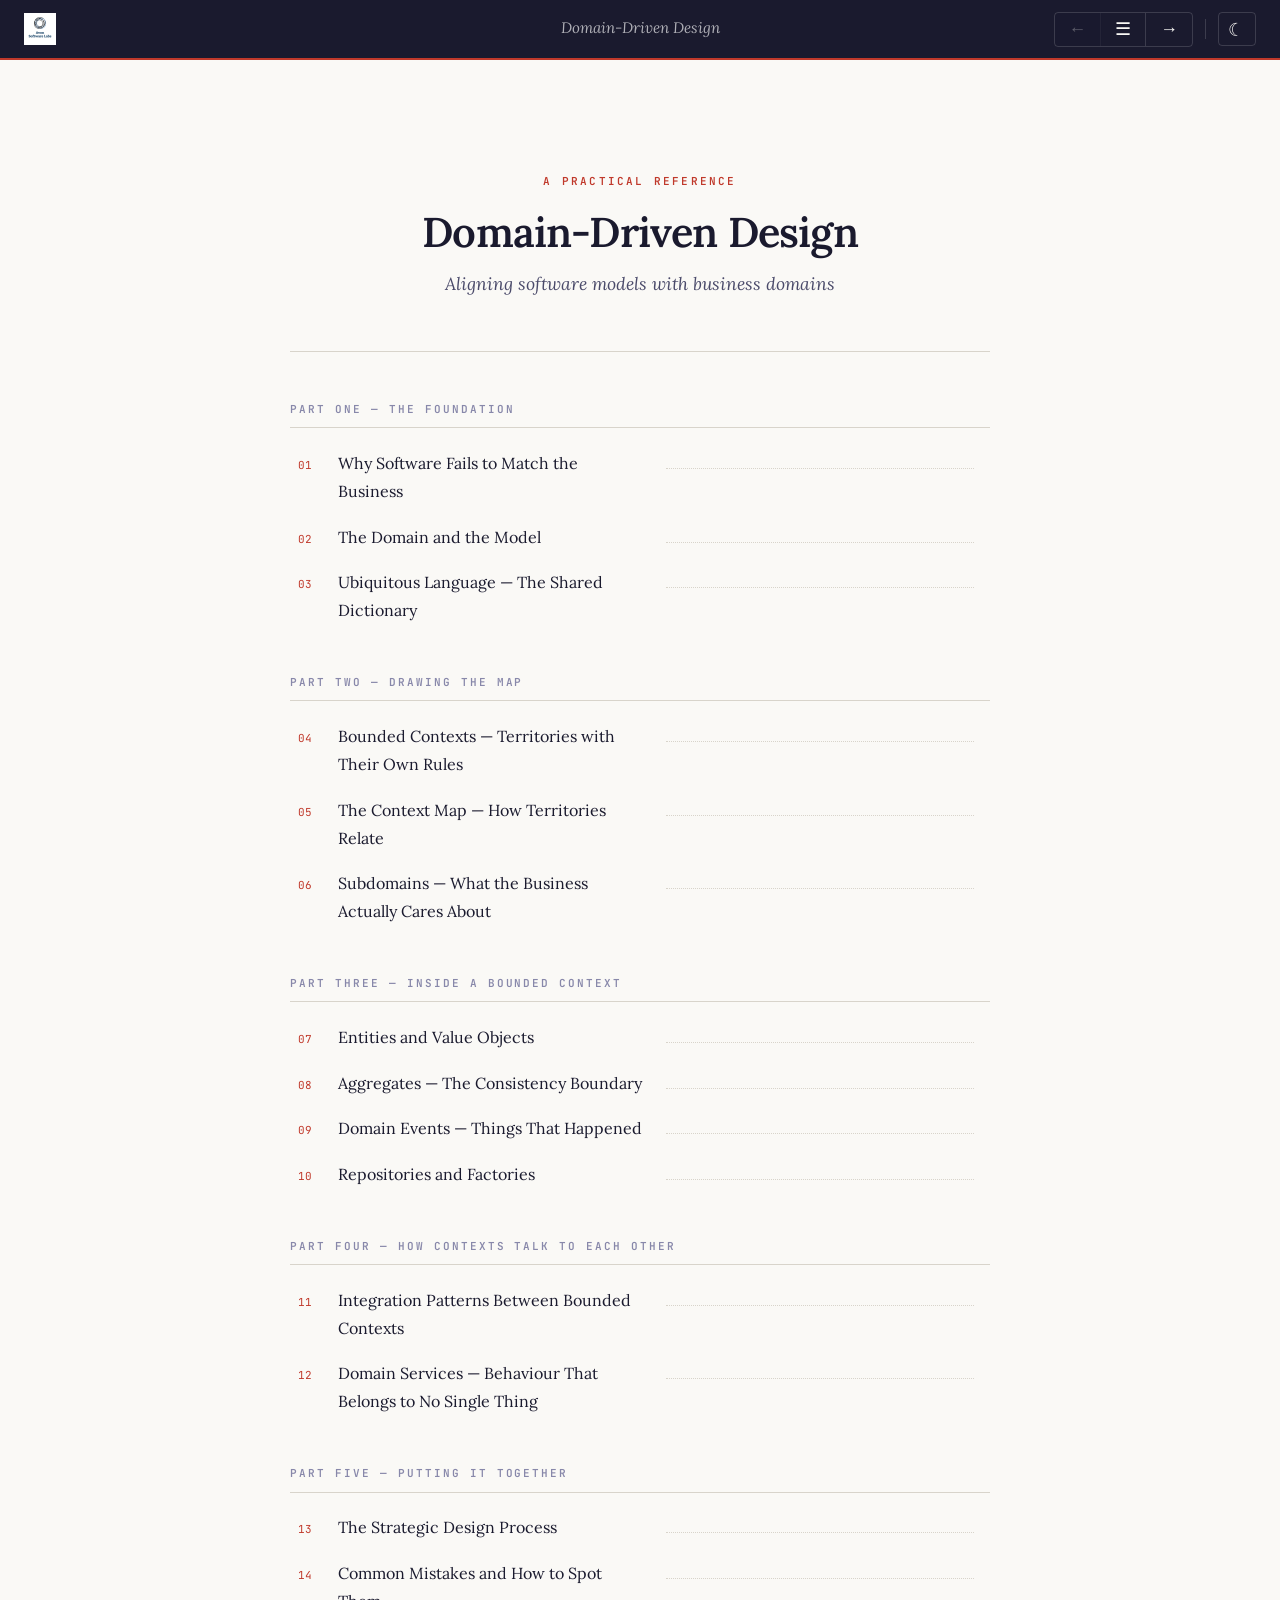
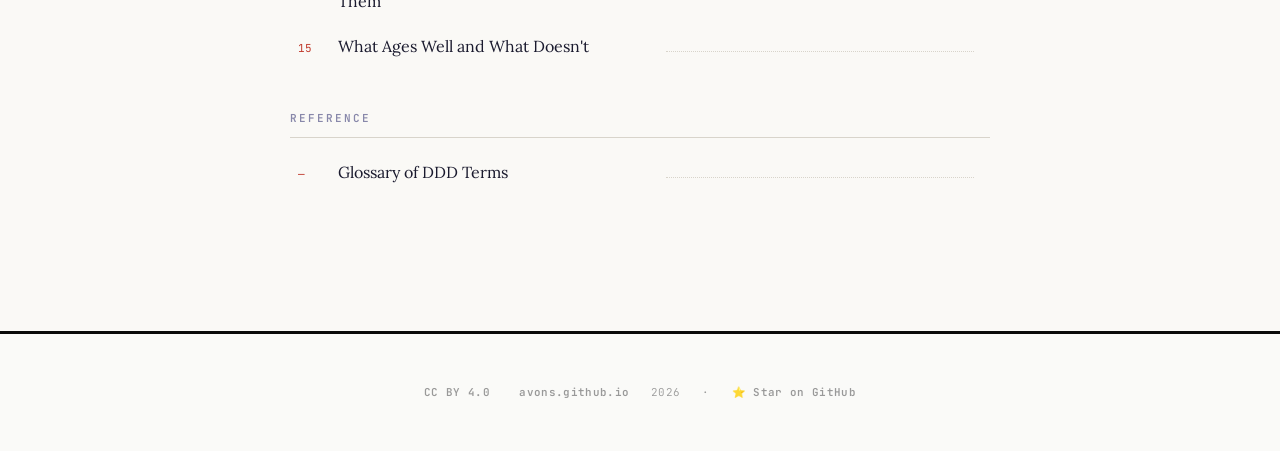
<file: guides/ddd/index.html>
<!DOCTYPE html>
<html lang="en">
<head>
<meta charset="UTF-8">
<meta name="viewport" content="width=device-width, initial-scale=1.0">
<title>Domain-Driven Design — A Practical Reference</title>
<link rel="preconnect" href="https://fonts.googleapis.com">
<link href="https://fonts.googleapis.com/css2?family=Lora:ital,wght@0,400;0,600;1,400&family=Source+Sans+3:wght@300;400;600&family=JetBrains+Mono:wght@400&display=swap" rel="stylesheet">
<link rel="stylesheet" href="../../assets/style.css?v=1.1">
<link rel="stylesheet" href="../../assets/guide.css?v=1.1">
<script src="../../assets/components.js?v=1.1" defer></script>
<script src="../../assets/guide.js?v=1.1" defer></script>

<meta name="description" content="What DDD is actually solving, and why it matters before you write a single line of code">
<meta name="keywords" content="agentic engineering, LLM, AI, software development, DDD, BMAD, Attractor, design, architecture, brownfield, enterprise">
<meta name="author" content="Avon Software Labs">

<!-- Open Graph / Facebook -->
<meta property="og:type" content="article">
<meta property="og:url" content="https://avons.github.io/guides/ddd/">
<meta property="og:title" content="Domain-Driven Design — A Practical Reference">
<meta property="og:description" content="What DDD is actually solving, and why it matters before you write a single line of code">
<meta property="og:image" content="https://avons.github.io/assets/logo.png?v=1.1">

<!-- Twitter -->
<meta property="twitter:card" content="summary_large_image">
<meta property="twitter:url" content="https://avons.github.io/guides/ddd/">
<meta property="twitter:title" content="Domain-Driven Design — A Practical Reference">
<meta property="twitter:description" content="What DDD is actually solving, and why it matters before you write a single line of code">
<meta property="twitter:image" content="https://avons.github.io/assets/logo.png?v=1.1">

</head>
<body>

<guide-header title="Domain-Driven Design"></guide-header>

<!-- ══════════════════════════════════════════
     PAGE 0 — TABLE OF CONTENTS
     ══════════════════════════════════════════ -->
<div class="guide-page active" id="page-0">
  <div class="toc-header">
    <div class="toc-label">A Practical Reference</div>
    <h1>Domain-Driven Design</h1>
    <p class="subtitle">Aligning software models with business domains</p>
  </div>

  <div class="toc-part">
    <div class="toc-part-label">Part One — The Foundation</div>
    <div class="toc-item" onclick="showPage(1)">
      <span class="toc-num">01</span>
      <span class="toc-name">Why Software Fails to Match the Business</span>
      <span class="toc-dots"></span>
    </div>
    <div class="toc-item" onclick="showPage(2)">
      <span class="toc-num">02</span>
      <span class="toc-name">The Domain and the Model</span>
      <span class="toc-dots"></span>
    </div>
    <div class="toc-item" onclick="showPage(3)">
      <span class="toc-num">03</span>
      <span class="toc-name">Ubiquitous Language — The Shared Dictionary</span>
      <span class="toc-dots"></span>
    </div>
  </div>

  <div class="toc-part">
    <div class="toc-part-label">Part Two — Drawing the Map</div>
    <div class="toc-item" onclick="showPage(4)">
      <span class="toc-num">04</span>
      <span class="toc-name">Bounded Contexts — Territories with Their Own Rules</span>
      <span class="toc-dots"></span>
    </div>
    <div class="toc-item" onclick="showPage(5)">
      <span class="toc-num">05</span>
      <span class="toc-name">The Context Map — How Territories Relate</span>
      <span class="toc-dots"></span>
    </div>
    <div class="toc-item" onclick="showPage(6)">
      <span class="toc-num">06</span>
      <span class="toc-name">Subdomains — What the Business Actually Cares About</span>
      <span class="toc-dots"></span>
    </div>
  </div>

  <div class="toc-part">
    <div class="toc-part-label">Part Three — Inside a Bounded Context</div>
    <div class="toc-item" onclick="showPage(7)">
      <span class="toc-num">07</span>
      <span class="toc-name">Entities and Value Objects</span>
      <span class="toc-dots"></span>
    </div>
    <div class="toc-item" onclick="showPage(8)">
      <span class="toc-num">08</span>
      <span class="toc-name">Aggregates — The Consistency Boundary</span>
      <span class="toc-dots"></span>
    </div>
    <div class="toc-item" onclick="showPage(9)">
      <span class="toc-num">09</span>
      <span class="toc-name">Domain Events — Things That Happened</span>
      <span class="toc-dots"></span>
    </div>
    <div class="toc-item" onclick="showPage(10)">
      <span class="toc-num">10</span>
      <span class="toc-name">Repositories and Factories</span>
      <span class="toc-dots"></span>
    </div>
  </div>

  <div class="toc-part">
    <div class="toc-part-label">Part Four — How Contexts Talk to Each Other</div>
    <div class="toc-item" onclick="showPage(11)">
      <span class="toc-num">11</span>
      <span class="toc-name">Integration Patterns Between Bounded Contexts</span>
      <span class="toc-dots"></span>
    </div>
    <div class="toc-item" onclick="showPage(12)">
      <span class="toc-num">12</span>
      <span class="toc-name">Domain Services — Behaviour That Belongs to No Single Thing</span>
      <span class="toc-dots"></span>
    </div>
  </div>

  <div class="toc-part">
    <div class="toc-part-label">Part Five — Putting It Together</div>
    <div class="toc-item" onclick="showPage(13)">
      <span class="toc-num">13</span>
      <span class="toc-name">The Strategic Design Process</span>
      <span class="toc-dots"></span>
    </div>
    <div class="toc-item" onclick="showPage(14)">
      <span class="toc-num">14</span>
      <span class="toc-name">Common Mistakes and How to Spot Them</span>
      <span class="toc-dots"></span>
    </div>
    <div class="toc-item" onclick="showPage(15)">
      <span class="toc-num">15</span>
      <span class="toc-name">What Ages Well and What Doesn't</span>
      <span class="toc-dots"></span>
    </div>
  </div>

  <div class="toc-part">
    <div class="toc-part-label">Reference</div>
    <div class="toc-item" onclick="showPage(16)">
      <span class="toc-num">—</span>
      <span class="toc-name">Glossary of DDD Terms</span>
      <span class="toc-dots"></span>
    </div>
  </div>
</div>

<!-- ══════════════════════════════════════════
     CHAPTER 1
     ══════════════════════════════════════════ -->
<div class="guide-page" id="page-1">
  <div class="part-header">
    <div class="part-num">Part One</div>
    <h2>The Foundation</h2>
    <p>What DDD is actually solving, and why it matters before you write a single line of code</p>
  </div>

  <div class="chapter-eyebrow">Chapter 1</div>
  <span class="chapter-number">01</span>
  <h1 class="chapter-title">Why Software Fails to Match the Business</h1>

  <p class="chapter-intro">The gap between what a business does and what its software thinks it does is one of the most expensive problems in enterprise IT. DDD starts by naming this gap clearly — because you can't fix a problem you haven't admitted exists.</p>

  <h2>The Meeting Where Everyone Agrees and Nobody Understands the Same Thing</h2>

  <p>Picture a project kickoff. The business team explains what they need. The IT team nods along and takes notes. Everyone leaves feeling aligned. Six months later, the software ships — and the business team spends the next three months filing change requests because the system doesn't work the way they expected.</p>

  <p>This is not a failure of intent. Both sides were trying to build the right thing. The failure is linguistic. The business used words that meant one thing to them. The developers heard those words and built something that reflected a different, quieter understanding. Neither side noticed the divergence until the code was running.</p>

  <p>This is the core problem DDD was designed to solve.</p>

  <h2>The Same Word, Three Different Meanings</h2>

  <p>Take the word "customer." Ask your sales team what a customer is, and they'll describe a prospect who signed a contract. Ask your accounts receivable team, and they'll describe an entity that owes money on an invoice. Ask your customer service team, and they'll describe a person who called with a complaint. Same word. Three different data models. Three different sets of rules about what's valid, what's required, and what triggers an action.</p>

  <p>Now imagine a single database table trying to serve all three. Some fields are mandatory for sales but irrelevant to finance. Some records that exist for service purposes were never sales leads. The table grows columns to accommodate every meaning. Queries become complicated. Bugs emerge at the boundaries. Developers add conditional logic to handle the different cases. The codebase starts to feel like it's fighting itself.</p>

  <div class="callout">
    <div class="callout-label">Why This Matters</div>
    <p>When the same word carries different meanings in different parts of the business, and software treats it as one unified concept, you get a system that partially serves everyone and fully serves no one. DDD's answer is to stop pretending the word has one meaning, and instead make the different meanings explicit and separate.</p>
  </div>

  <h2>The Translation Tax</h2>

  <p>Every time a business person describes what they need and a developer has to translate that into code, something is lost. The translation happens in someone's head, invisibly. The business person described a "booking" — the developer built a "reservation record with status flags." Close enough to ship. Not close enough to be right when edge cases appear.</p>

  <p>Over time, this translation tax accumulates. The codebase diverges further from the business reality it's supposed to represent. New developers joining the team learn the code model, not the business model. When the business changes — and it always changes — the developers have to figure out what the change means in terms of the system's internal logic, not in terms of the business's own language.</p>

  <p>This is how you end up with systems nobody fully understands. Not because the developers were careless. Because the connection between the business's world and the system's world was never properly built.</p>

  <h2>What DDD Proposes Instead</h2>

  <p>Domain-Driven Design is a set of principles and patterns for building software whose structure mirrors the structure of the business it serves. Not just at the requirements stage — at every stage, all the way into the code.</p>

  <p>The core insight is simple: if the software model matches how the business actually thinks about its domain, then change becomes manageable. Business people and developers can have real conversations using shared language. New requirements map cleanly to the existing structure instead of requiring workarounds.</p>

  <p>DDD doesn't promise to eliminate complexity. Some business domains are genuinely complex, and no design approach will change that. What it promises is that the complexity in your software will reflect real complexity in the business — not accidental complexity introduced by poor modelling decisions.</p>

  <div class="diagram-wrap">
    <svg class="diagram" viewBox="0 0 680 260" xmlns="http://www.w3.org/2000/svg">
      <!-- Without DDD: misaligned -->
      <rect x="20" y="20" width="280" height="100" rx="8" fill="#faf9f6" stroke="#d8d4cb" stroke-width="1.5"/>
      <text x="160" y="44" text-anchor="middle" font-family="Source Sans 3, sans-serif" font-size="11" fill="#8888aa" letter-spacing="1" font-weight="600">WITHOUT DDD</text>
      <rect x="40" y="56" width="100" height="48" rx="5" fill="#e8d5d3" stroke="#c0392b" stroke-width="1.5"/>
      <text x="90" y="76" text-anchor="middle" font-family="Lora, serif" font-size="12" fill="#1a1a2e">Business</text>
      <text x="90" y="92" text-anchor="middle" font-family="Lora, serif" font-size="12" fill="#1a1a2e">World</text>
      <rect x="162" y="56" width="100" height="48" rx="5" fill="#dde8f0" stroke="#2980b9" stroke-width="1.5"/>
      <text x="212" y="76" text-anchor="middle" font-family="Lora, serif" font-size="12" fill="#1a1a2e">Software</text>
      <text x="212" y="92" text-anchor="middle" font-family="Lora, serif" font-size="12" fill="#1a1a2e">World</text>
      <!-- Gap arrow -->
      <line x1="142" y1="80" x2="160" y2="80" stroke="#c0392b" stroke-width="2" stroke-dasharray="4,3"/>
      <text x="151" y="73" text-anchor="middle" font-family="Source Sans 3, sans-serif" font-size="9" fill="#c0392b">gap</text>
      <text x="160" y="136" text-anchor="middle" font-family="Source Sans 3, sans-serif" font-size="11" fill="#8888aa" font-style="italic">Translation required at every step</text>

      <!-- With DDD: aligned -->
      <rect x="380" y="20" width="280" height="100" rx="8" fill="#faf9f6" stroke="#d8d4cb" stroke-width="1.5"/>
      <text x="520" y="44" text-anchor="middle" font-family="Source Sans 3, sans-serif" font-size="11" fill="#4a9068" letter-spacing="1" font-weight="600">WITH DDD</text>
      <rect x="400" y="56" width="100" height="48" rx="5" fill="#eef4f0" stroke="#4a9068" stroke-width="1.5"/>
      <text x="450" y="76" text-anchor="middle" font-family="Lora, serif" font-size="12" fill="#1a1a2e">Business</text>
      <text x="450" y="92" text-anchor="middle" font-family="Lora, serif" font-size="12" fill="#1a1a2e">World</text>
      <rect x="522" y="56" width="100" height="48" rx="5" fill="#eef4f0" stroke="#4a9068" stroke-width="1.5"/>
      <text x="572" y="76" text-anchor="middle" font-family="Lora, serif" font-size="12" fill="#1a1a2e">Software</text>
      <text x="572" y="92" text-anchor="middle" font-family="Lora, serif" font-size="12" fill="#1a1a2e">World</text>
      <!-- Bridge -->
      <line x1="502" y1="80" x2="520" y2="80" stroke="#4a9068" stroke-width="2.5"/>
      <polygon points="518,76 526,80 518,84" fill="#4a9068"/>
      <text x="520" y="136" text-anchor="middle" font-family="Source Sans 3, sans-serif" font-size="11" fill="#8888aa" font-style="italic">Shared language bridges both worlds</text>

      <!-- Labels at bottom -->
      <text x="340" y="220" text-anchor="middle" font-family="Lora, serif" font-size="13" fill="#4a4a6a" font-style="italic">The fundamental shift DDD makes</text>
    </svg>
    <div class="diagram-caption">The business world and the software world: disconnected without DDD, bridged with it</div>
  </div>

  <h2>A Note on Scope</h2>

  <p>DDD is most valuable when the business domain is genuinely complex — when there are real business rules, meaningful distinctions, and enough moving parts that getting the model wrong has real consequences. For a simple CRUD application that stores and retrieves records, DDD is likely overkill. For a system that handles insurance claims, financial trading, healthcare workflows, or supply chain logistics, it's close to essential.</p>

  <p>The rest of this guide assumes you're working with real complexity. If your domain is simple, take what's useful and leave the rest. DDD is a toolkit, not a religion.</p>

  <hr class="section-rule">
  <p style="color: var(--guide-ink-faint); font-size: 0.9rem; font-style: italic;">Next: what we mean by "domain" and what a model is actually for.</p>
</div>

<!-- ══════════════════════════════════════════
     CHAPTER 2
     ══════════════════════════════════════════ -->
<div class="guide-page" id="page-2">
  <div class="chapter-eyebrow">Chapter 2</div>
  <span class="chapter-number">02</span>
  <h1 class="chapter-title">The Domain and the Model</h1>

  <p class="chapter-intro">Before DDD gives you any patterns or techniques, it asks you to be precise about two things: what territory you're operating in, and what kind of map you need. Everything else follows from getting these right.</p>

  <h2>What Is a Domain?</h2>

  <p>A domain is simply the subject area your software addresses. If you're building software for a hospital, the domain is healthcare — patient records, treatments, billing, scheduling. If you're building for a logistics company, the domain is freight — shipments, routes, carriers, customs. The domain is the world the software lives in.</p>

  <p>This sounds obvious. But "the domain" is often much narrower than the company it serves. A large bank has dozens of domains: retail banking, corporate lending, foreign exchange, compliance, HR. Software built for one domain shouldn't try to serve all of them with a single unified model. That's the source of the "customer" problem from the previous chapter.</p>

  <div class="callout">
    <div class="callout-label">Domain — Definition</div>
    <p><strong>Domain:</strong> The specific subject area or sphere of knowledge that a piece of software is built to address. A single organisation typically contains multiple distinct domains, each with its own rules, terminology, and logic.</p>
  </div>

  <h2>What Is a Model?</h2>

  <p>A model is a simplification. It's not a picture of everything — it's a deliberately selective representation of the things that matter for a specific purpose.</p>

  <p>Consider a map. A street map of London shows roads, landmarks, and postcodes. It ignores elevation, geology, and property ownership. A geological survey map of the same area shows rock formations and ignores roads entirely. Neither map is more "correct" than the other. Each is the right model for a specific purpose.</p>

  <p>A domain model works the same way. It captures the concepts, rules, and relationships that matter for the software's purpose — and consciously ignores everything else. The danger is building a model that tries to capture everything, because then it's genuinely useful for nothing.</p>

  <div class="callout">
    <div class="callout-label">Domain Model — Definition</div>
    <p><strong>Domain Model:</strong> A structured, simplified representation of a business domain — the concepts that exist in it, how they relate, and the rules that govern them. A model is always a selective simplification, not a complete picture. Its value comes from what it deliberately leaves out as much as what it includes.</p>
  </div>

  <h2>Models Live in Code</h2>

  <p>Here's where DDD gets specific. In DDD, the domain model isn't a diagram on a whiteboard or a document in a shared drive. It lives in the code. The code structure reflects the business concepts directly. Classes, modules, and functions carry names that a business person would recognise. Business rules are expressed in code, not buried in stored procedures or encoded in cryptic field names.</p>

  <p>When the model in the code matches the model in the business people's heads, something valuable happens: developers and business people can talk to each other productively. A developer can describe what the code does in terms the business person understands. A business person can explain a new requirement in terms that map directly to the existing code structure.</p>

  <p>When they don't match — and in most legacy systems, they don't — every conversation requires translation, every change requires archaeological investigation of what the code was trying to do, and every new feature risks breaking something unexpected.</p>

  <h2>The Knowledge-Crunching Loop</h2>

  <p>Evans used the term "knowledge crunching" to describe how good models get built. It's not a one-time design exercise. It's a continuous conversation between developers and domain experts — the people who actually understand the business — where each side teaches the other.</p>

  <p>Domain experts teach developers how the business actually works, including the edge cases and exceptions that never make it into requirements documents. Developers help domain experts see their own domain more clearly by asking precise questions that expose ambiguities and contradictions in how the business thinks about itself.</p>

  <p>The model that emerges from this conversation is better than either side could have produced alone. This is the process DDD is trying to institutionalise. It's not a methodology with phases and deliverables. It's a discipline of ongoing collaboration.</p>

  <div class="diagram-wrap">
    <svg class="diagram" viewBox="0 0 600 220" xmlns="http://www.w3.org/2000/svg">
      <!-- Three nodes in a cycle -->
      <!-- Domain Expert -->
      <ellipse cx="110" cy="110" rx="88" ry="44" fill="#eef4f0" stroke="#4a9068" stroke-width="2"/>
      <text x="110" y="105" text-anchor="middle" font-family="Lora, serif" font-size="13" fill="#1d3d2a" font-weight="600">Domain</text>
      <text x="110" y="122" text-anchor="middle" font-family="Lora, serif" font-size="13" fill="#1d3d2a" font-weight="600">Expert</text>

      <!-- Model -->
      <ellipse cx="490" cy="110" rx="88" ry="44" fill="#1a1a2e" stroke="#1a1a2e" stroke-width="2"/>
      <text x="490" y="105" text-anchor="middle" font-family="Lora, serif" font-size="13" fill="white" font-weight="600">The</text>
      <text x="490" y="122" text-anchor="middle" font-family="Lora, serif" font-size="13" fill="white" font-weight="600">Model</text>

      <!-- Developer -->
      <ellipse cx="300" cy="42" rx="88" ry="34" fill="#e8d5d3" stroke="#c0392b" stroke-width="2"/>
      <text x="300" y="37" text-anchor="middle" font-family="Lora, serif" font-size="13" fill="#6b1a14" font-weight="600">Developer</text>
      <text x="300" y="54" text-anchor="middle" font-family="Lora, serif" font-size="11" fill="#6b1a14">asks precise questions</text>

      <!-- Arrows -->
      <path d="M 196 90 Q 248 60 210 48" fill="none" stroke="#4a9068" stroke-width="1.8" marker-end="url(#arrow-green)"/>
      <path d="M 388 52 Q 430 72 404 90" fill="none" stroke="#c0392b" stroke-width="1.8" marker-end="url(#arrow-red)"/>
      <path d="M 404 130 Q 360 170 196 130" fill="none" stroke="#1a1a2e" stroke-width="1.8" stroke-dasharray="5,3" marker-end="url(#arrow-dark)"/>

      <!-- Edge labels -->
      <text x="218" y="58" font-family="Source Sans 3, sans-serif" font-size="10" fill="#4a9068" font-style="italic">shares knowledge</text>
      <text x="378" y="60" font-family="Source Sans 3, sans-serif" font-size="10" fill="#c0392b" font-style="italic">refines model</text>
      <text x="290" y="170" text-anchor="middle" font-family="Source Sans 3, sans-serif" font-size="10" fill="#4a4a6a" font-style="italic">model reflects domain</text>

      <defs>
        <marker id="arrow-green" markerWidth="8" markerHeight="8" refX="6" refY="3" orient="auto">
          <path d="M0,0 L0,6 L8,3 z" fill="#4a9068"/>
        </marker>
        <marker id="arrow-red" markerWidth="8" markerHeight="8" refX="6" refY="3" orient="auto">
          <path d="M0,0 L0,6 L8,3 z" fill="#c0392b"/>
        </marker>
        <marker id="arrow-dark" markerWidth="8" markerHeight="8" refX="6" refY="3" orient="auto">
          <path d="M0,0 L0,6 L8,3 z" fill="#1a1a2e"/>
        </marker>
      </defs>
    </svg>
    <div class="diagram-caption">Knowledge crunching: a continuous loop between domain experts, developers, and the model</div>
  </div>

  <h2>Why "Domain-Driven" and Not "Data-Driven"</h2>

  <p>Most software development starts with data. What tables do we need? What fields? Design the schema first, then build the application around it. This approach is natural for developers and familiar to DBAs. It's also a reliable way to build systems where the data structure slowly diverges from business reality.</p>

  <p>DDD inverts this. Start with the domain — the business concepts, rules, and processes. Let that understanding drive the model. Let the model drive the data structure. The database is an implementation detail, not the foundation.</p>

  <p>This isn't anti-data. It's a sequencing argument. Get the domain model right first. The data structure will follow naturally from a good model. Get the data structure right first and you've pre-committed to a model before you understood the domain.</p>

  <hr class="section-rule">
  <p style="color: var(--guide-ink-faint); font-size: 0.9rem; font-style: italic;">Next: the single most practical idea in all of DDD — Ubiquitous Language.</p>
</div>

<!-- ══════════════════════════════════════════
     CHAPTER 3
     ══════════════════════════════════════════ -->
<div class="guide-page" id="page-3">
  <div class="chapter-eyebrow">Chapter 3</div>
  <span class="chapter-number">03</span>
  <h1 class="chapter-title">Ubiquitous Language — The Shared Dictionary</h1>

  <p class="chapter-intro">If you only take one idea from DDD, this is the one. Ubiquitous Language is the discipline of building a shared vocabulary between business people and developers — and then enforcing it everywhere, including in the code.</p>

  <h2>The Problem with "Translation"</h2>

  <p>In most organisations, business people and developers speak different languages. Not technically different — everyone speaks English (or whatever the working language is) — but professionally different. Business people talk about customers, orders, fulfilment, policies, claims, portfolios. Developers talk about records, objects, entities, services, tables, APIs.</p>

  <p>When a business person describes a requirement, a developer mentally translates it into technical concepts. When a developer reports progress or asks a clarifying question, the business person mentally translates it back. This translation happens constantly, mostly invisibly, and it introduces errors at every step.</p>

  <p>The errors aren't dramatic. They're subtle. A developer hears "credit the account" and implements it as an accounting transaction, when the business actually meant a loyalty points adjustment. A business person hears "we've modelled that as a relationship" and assumes the developer understood the business rule, when the developer only captured the data linkage.</p>

  <h2>What Ubiquitous Language Means</h2>

  <p>Ubiquitous Language is the practice of establishing a single, shared vocabulary for a domain — developed jointly by business people and developers — and then using it everywhere without translation. In conversations, in documentation, in requirements, and directly in the code.</p>

  <div class="callout">
    <div class="callout-label">Ubiquitous Language — Definition</div>
    <p><strong>Ubiquitous Language:</strong> A shared vocabulary, developed collaboratively between business experts and developers, that is used consistently across all conversations, documentation, and code within a Bounded Context. The language is "ubiquitous" because it appears everywhere — not just in meetings, but in class names, method names, and variable names in the actual code.</p>
  </div>

  <p>The "ubiquitous" part matters. A language that lives in requirements documents but gets translated when it hits the code isn't a Ubiquitous Language — it's just documentation. The discipline is using the same terms in the code that the business uses in conversation. If the business calls it a "policy," the code has a Policy class, not an InsuranceContractRecord.</p>

  <h2>Building It Is a Conversation, Not a Glossary Exercise</h2>

  <p>A common mistake is treating Ubiquitous Language as a glossary creation exercise. Teams hold a workshop, produce a list of defined terms, file it in Confluence, and move on. Two months later nobody refers to it and the code uses different names anyway.</p>

  <p>Genuine Ubiquitous Language emerges from working conversations. A developer asks "when you say the order is confirmed, what exactly has to be true?" The business person explains. The developer asks about edge cases. The business person discovers they haven't thought about one of them. They work it out together. The resulting definition is precise enough to implement and meaningful enough for the business to recognise.</p>

  <p>This process also surfaces hidden complexity early. Often a business person uses a single term to cover several different concepts that need to be separate in the system. The conversation to establish shared language is frequently the moment those distinctions become visible.</p>

  <h2>When the Language Disagrees, the Model Is Wrong</h2>

  <p>Here's a useful diagnostic. If business people stop using certain terms when talking to developers — if they simplify their language, avoid certain words, or find themselves saying "well, in the system it's called..." — the model has diverged from the domain. The business has adapted to the system's model rather than the system reflecting the business's model. That's backwards.</p>

  <p>When the Ubiquitous Language is working, business people and developers can sit in the same room, describe the same situation using the same words, and mean the same thing. That's the target. It's harder to reach than it sounds, and enormously valuable when you get there.</p>

  <div class="diagram-wrap">
    <svg class="diagram" viewBox="0 0 660 280" xmlns="http://www.w3.org/2000/svg">
      <!-- Title -->
      <text x="330" y="22" text-anchor="middle" font-family="Source Sans 3, sans-serif" font-size="11" fill="#8888aa" letter-spacing="1" font-weight="600">THE SAME WORD IN TWO DIFFERENT CONTEXTS</text>

      <!-- Sales context box -->
      <rect x="20" y="38" width="280" height="220" rx="8" fill="#faf9f6" stroke="#2980b9" stroke-width="2"/>
      <rect x="20" y="38" width="280" height="34" rx="8" fill="#2980b9"/>
      <rect x="20" y="58" width="280" height="14" fill="#2980b9"/>
      <text x="160" y="60" text-anchor="middle" font-family="Source Sans 3, sans-serif" font-size="12" fill="white" font-weight="600" letter-spacing="1">SALES CONTEXT</text>

      <text x="160" y="96" text-anchor="middle" font-family="Lora, serif" font-size="22" fill="#2980b9" font-weight="600">"Customer"</text>

      <text x="40" y="122" font-family="Source Sans 3, sans-serif" font-size="12" fill="#4a4a6a">→ Has a sales rep assigned</text>
      <text x="40" y="142" font-family="Source Sans 3, sans-serif" font-size="12" fill="#4a4a6a">→ Has a pipeline stage</text>
      <text x="40" y="162" font-family="Source Sans 3, sans-serif" font-size="12" fill="#4a4a6a">→ May not have paid yet</text>
      <text x="40" y="182" font-family="Source Sans 3, sans-serif" font-size="12" fill="#4a4a6a">→ Defined by contract signed</text>
      <text x="40" y="202" font-family="Source Sans 3, sans-serif" font-size="12" fill="#4a4a6a">→ "Contact" before the sale</text>
      <text x="40" y="232" font-family="Source Sans 3, sans-serif" font-size="11" fill="#8888aa" font-style="italic">Rules: credit check, discount limits,</text>
      <text x="40" y="248" font-family="Source Sans 3, sans-serif" font-size="11" fill="#8888aa" font-style="italic">territory assignment</text>

      <!-- Service context box -->
      <rect x="360" y="38" width="280" height="220" rx="8" fill="#faf9f6" stroke="#c0392b" stroke-width="2"/>
      <rect x="360" y="38" width="280" height="34" rx="8" fill="#c0392b"/>
      <rect x="360" y="58" width="280" height="14" fill="#c0392b"/>
      <text x="500" y="60" text-anchor="middle" font-family="Source Sans 3, sans-serif" font-size="12" fill="white" font-weight="600" letter-spacing="1">SERVICE CONTEXT</text>

      <text x="500" y="96" text-anchor="middle" font-family="Lora, serif" font-size="22" fill="#c0392b" font-weight="600">"Customer"</text>

      <text x="380" y="122" font-family="Source Sans 3, sans-serif" font-size="12" fill="#4a4a6a">→ Has a support history</text>
      <text x="380" y="142" font-family="Source Sans 3, sans-serif" font-size="12" fill="#4a4a6a">→ Has a service tier / SLA</text>
      <text x="380" y="162" font-family="Source Sans 3, sans-serif" font-size="12" fill="#4a4a6a">→ Must have an active contract</text>
      <text x="380" y="182" font-family="Source Sans 3, sans-serif" font-size="12" fill="#4a4a6a">→ Defined by who can raise tickets</text>
      <text x="380" y="202" font-family="Source Sans 3, sans-serif" font-size="12" fill="#4a4a6a">→ "End user" vs "Account"</text>
      <text x="380" y="232" font-family="Source Sans 3, sans-serif" font-size="11" fill="#8888aa" font-style="italic">Rules: SLA timers, escalation paths,</text>
      <text x="380" y="248" font-family="Source Sans 3, sans-serif" font-size="11" fill="#8888aa" font-style="italic">entitlements</text>

      <!-- VS in middle -->
      <text x="330" y="158" text-anchor="middle" font-family="Lora, serif" font-size="18" fill="#d8d4cb" font-weight="600">≠</text>
    </svg>
    <div class="diagram-caption">The same word, "Customer", carries entirely different meaning and rules in two different parts of the business. A single model can't serve both correctly.</div>
  </div>

  <h2>The Language Is Bounded</h2>

  <p>One important nuance: Ubiquitous Language isn't universal. It's specific to a context. The sales team's definition of "customer" and the service team's definition can legitimately differ — and the language for each context should reflect that difference, not paper over it. This is why Ubiquitous Language and Bounded Contexts (the next chapter) are inseparable ideas. The language is ubiquitous within a context, not across the entire organisation.</p>

  <p>Trying to create a single Ubiquitous Language for an entire enterprise is a common mistake. It produces either a language so general it's useless, or endless political battles about whose definition of "customer" is the right one. Neither outcome serves anyone.</p>

  <h2>When the System's Language Colonises the Business</h2>

  <p>There's a subtler version of the same problem that anyone who has worked with large packaged applications will recognise immediately. Ubiquitous Language assumes the business's vocabulary shapes the software. In practice, the reverse frequently happens — the software's vocabulary displaces the business's language entirely.</p>

  <p>Sit in a requirements workshop with an ERP implementation team and within twenty minutes the conversation has shifted from business processes to transaction codes, table names, and configuration parameters. The business stakeholders stop contributing because they can no longer follow the discussion. The language in the room has become the system's language, not the business's language. Nobody planned this — it's the natural result of the system being more concrete and immediately present than the business concepts it was built to serve.</p>

  <div class="callout">
    <div class="callout-label">The Vocabulary Takeover</div>
    <p>When a packaged application or ERP imposes its own terminology on business conversations, the Ubiquitous Language problem runs in reverse. Instead of the business language failing to reach the code, the system's technical language colonises the business. The symptom: business people stop using their own words and start describing their processes in terms of what the system can do. The consequence: genuine business requirements stop surfacing, because the conversation has been reframed around system constraints. Recognising this pattern is the first step to reversing it.</p>
  </div>

  <hr class="section-rule">
  <p style="color: var(--guide-ink-faint); font-size: 0.9rem; font-style: italic;">Next: Bounded Contexts — the most powerful idea in DDD's strategic toolkit.</p>
</div>

<!-- ══════════════════════════════════════════
     CHAPTER 4
     ══════════════════════════════════════════ -->
<div class="guide-page" id="page-4">
  <div class="part-header">
    <div class="part-num">Part Two</div>
    <h2>Drawing the Map</h2>
    <p>How to divide a complex business into territories that can each be understood and built independently</p>
  </div>

  <div class="chapter-eyebrow">Chapter 4</div>
  <span class="chapter-number">04</span>
  <h1 class="chapter-title">Bounded Contexts — Territories with Their Own Rules</h1>

  <p class="chapter-intro">Bounded Context is the central strategic pattern in DDD. It's the answer to the question: if different parts of the business use the same words differently, how do we structure the software to handle that without making a mess?</p>

  <h2>The Map Analogy</h2>

  <p>Different maps of the same physical territory serve different purposes and show different things. A political map draws borders based on governance. A physical map shows elevation and terrain. A climate map shows weather patterns. None of these maps is "wrong" — each is the right representation for a specific purpose.</p>

  <p>Bounded Contexts work the same way. The same business reality — the same customers, products, and transactions — can be modelled differently depending on what part of the business is doing the work. A Bounded Context is the explicit boundary within which a particular model applies and a particular language is used consistently.</p>

  <div class="callout">
    <div class="callout-label">Bounded Context — Definition</div>
    <p><strong>Bounded Context:</strong> An explicit boundary within which a domain model is defined and applicable. Inside the boundary, all terms have precise, consistent meanings. Outside the boundary, the same terms may mean different things. Each Bounded Context has its own Ubiquitous Language, its own model, and ideally its own codebase or at least its own clearly separated module.</p>
  </div>

  <h2>What Goes Inside a Bounded Context</h2>

  <p>A Bounded Context contains everything needed to express one coherent slice of the business: the model, the language, the business rules, the code, and ideally the team. The boundary is not just conceptual — it has practical implications for how code is organised, how teams are structured, and how systems are integrated.</p>

  <p>Inside the boundary, the model is consistent. "Order" means one specific thing. "Customer" means one specific thing. "Fulfilment" means one specific thing. The rules are enforced. The language is shared. Developers working inside the context don't need to worry about whether "order" means something different in the warehouse system — that's outside the boundary and handled through integration.</p>

  <h2>Bounded Contexts Are Not Microservices</h2>

  <p>This is a common conflation worth clearing up. A Bounded Context is a conceptual boundary. A microservice is a deployment unit. These concepts are related but not the same thing.</p>

  <p>One Bounded Context can be implemented as multiple services. One service can span parts of multiple contexts (though this is usually a warning sign). A monolithic application can be well-organised into Bounded Contexts with clear internal boundaries even if it's deployed as a single unit. The context boundary is about how you think about and structure the model, not necessarily about how you deploy it.</p>

  <p>That said, Bounded Contexts and microservices often align in practice, because a team owning a Bounded Context and a team owning a microservice tend to be the same team. Conway's Law being what it is, the deployment architecture eventually mirrors the team structure.</p>

  <div class="callout">
    <div class="callout-label">Conway's Law</div>
    <p>In 1967, computer scientist Melvin Conway observed that organisations design systems which mirror their own communication structure. A company with four siloed departments will build a system with four poorly integrated modules — not because anyone planned it that way, but because teams naturally build what they can coordinate on. DDD's Bounded Contexts, when aligned with team ownership, work <strong>with</strong> Conway's Law rather than against it. The boundary around the context and the boundary around the team become the same boundary.</p>
  </div>

  <h2>Finding the Boundaries</h2>

  <p>Where should the boundaries go? This is the hardest question in strategic DDD and there's no algorithm for it. But there are reliable signals.</p>

  <p>Boundaries often emerge where language changes. Pay attention to where the same word means different things to different people — the seam between those meanings is often a natural context boundary. Boundaries also often align with organisational boundaries: different departments, different teams, different business capabilities. This isn't a coincidence. Organisational boundaries exist partly because different parts of the business have genuinely different concerns.</p>

  <p>Watch for where business rules conflict. If the rule about what makes an "account" valid differs between finance and operations, those two groups are probably working in different contexts whether they know it or not.</p>

  <div class="diagram-wrap">
    <svg class="diagram" viewBox="0 0 680 340" xmlns="http://www.w3.org/2000/svg">
      <text x="340" y="20" text-anchor="middle" font-family="Source Sans 3, sans-serif" font-size="11" fill="#8888aa" letter-spacing="1" font-weight="600">BOUNDED CONTEXTS IN AN E-COMMERCE BUSINESS</text>

      <!-- Sales/Orders context -->
      <rect x="20" y="36" width="190" height="130" rx="10" fill="#eef4f0" stroke="#4a9068" stroke-width="2.5"/>
      <text x="115" y="58" text-anchor="middle" font-family="Source Sans 3, sans-serif" font-size="11" fill="#4a9068" font-weight="600" letter-spacing="0.5">ORDERING</text>
      <text x="115" y="78" text-anchor="middle" font-family="Lora, serif" font-size="12" fill="#1a1a2e">Customer (buyer)</text>
      <text x="115" y="96" text-anchor="middle" font-family="Lora, serif" font-size="12" fill="#1a1a2e">Order</text>
      <text x="115" y="114" text-anchor="middle" font-family="Lora, serif" font-size="12" fill="#1a1a2e">Product (catalogue)</text>
      <text x="115" y="132" text-anchor="middle" font-family="Lora, serif" font-size="12" fill="#1a1a2e">Payment</text>
      <text x="115" y="154" text-anchor="middle" font-family="Lora, serif" font-size="12" fill="#1a1a2e">Discount</text>

      <!-- Fulfilment context -->
      <rect x="245" y="36" width="190" height="130" rx="10" fill="#e8d5d3" stroke="#c0392b" stroke-width="2.5"/>
      <text x="340" y="58" text-anchor="middle" font-family="Source Sans 3, sans-serif" font-size="11" fill="#c0392b" font-weight="600" letter-spacing="0.5">FULFILMENT</text>
      <text x="340" y="78" text-anchor="middle" font-family="Lora, serif" font-size="12" fill="#1a1a2e">Shipment</text>
      <text x="340" y="96" text-anchor="middle" font-family="Lora, serif" font-size="12" fill="#1a1a2e">Pick List</text>
      <text x="340" y="114" text-anchor="middle" font-family="Lora, serif" font-size="12" fill="#1a1a2e">Warehouse Location</text>
      <text x="340" y="132" text-anchor="middle" font-family="Lora, serif" font-size="12" fill="#1a1a2e">Carrier</text>
      <text x="340" y="154" text-anchor="middle" font-family="Lora, serif" font-size="12" fill="#1a1a2e">Delivery Window</text>

      <!-- Inventory context -->
      <rect x="470" y="36" width="190" height="130" rx="10" fill="#dde8f0" stroke="#2980b9" stroke-width="2.5"/>
      <text x="565" y="58" text-anchor="middle" font-family="Source Sans 3, sans-serif" font-size="11" fill="#2980b9" font-weight="600" letter-spacing="0.5">INVENTORY</text>
      <text x="565" y="78" text-anchor="middle" font-family="Lora, serif" font-size="12" fill="#1a1a2e">Stock Item</text>
      <text x="565" y="96" text-anchor="middle" font-family="Lora, serif" font-size="12" fill="#1a1a2e">Quantity on Hand</text>
      <text x="565" y="114" text-anchor="middle" font-family="Lora, serif" font-size="12" fill="#1a1a2e">Reservation</text>
      <text x="565" y="132" text-anchor="middle" font-family="Lora, serif" font-size="12" fill="#1a1a2e">Supplier</text>
      <text x="565" y="154" text-anchor="middle" font-family="Lora, serif" font-size="12" fill="#1a1a2e">Reorder Point</text>

      <!-- Finance context -->
      <rect x="132" y="200" width="190" height="120" rx="10" fill="#f5f0e8" stroke="#e67e22" stroke-width="2.5"/>
      <text x="227" y="222" text-anchor="middle" font-family="Source Sans 3, sans-serif" font-size="11" fill="#e67e22" font-weight="600" letter-spacing="0.5">FINANCE</text>
      <text x="227" y="242" text-anchor="middle" font-family="Lora, serif" font-size="12" fill="#1a1a2e">Invoice</text>
      <text x="227" y="260" text-anchor="middle" font-family="Lora, serif" font-size="12" fill="#1a1a2e">Customer (debtor)</text>
      <text x="227" y="278" text-anchor="middle" font-family="Lora, serif" font-size="12" fill="#1a1a2e">Revenue Line</text>
      <text x="227" y="296" text-anchor="middle" font-family="Lora, serif" font-size="12" fill="#1a1a2e">Credit Limit</text>

      <!-- Arrows between contexts -->
      <line x1="210" y1="100" x2="243" y2="100" stroke="#888" stroke-width="1.5" stroke-dasharray="4,3"/>
      <line x1="435" y1="100" x2="468" y2="100" stroke="#888" stroke-width="1.5" stroke-dasharray="4,3"/>
      <line x1="115" y1="167" x2="180" y2="200" stroke="#888" stroke-width="1.5" stroke-dasharray="4,3"/>
      <line x1="340" y1="167" x2="270" y2="200" stroke="#888" stroke-width="1.5" stroke-dasharray="4,3"/>

      <text x="340" y="330" text-anchor="middle" font-family="Source Sans 3, sans-serif" font-size="11" fill="#8888aa" font-style="italic">Each context has its own model. Dashed lines show integration points.</text>
    </svg>
    <div class="diagram-caption">Four Bounded Contexts in an e-commerce business. "Customer" appears in both Ordering and Finance — but it means something different in each.</div>
  </div>

  <h2>Bounded Contexts Protect Teams</h2>

  <p>There's a practical organisational benefit that's easy to underestimate. When a team owns a Bounded Context, they can work within it without needing to understand the entire system. They need to know their model deeply. They need to understand the integration contracts with other contexts. They don't need to understand the internal details of other contexts.</p>

  <p>This is what makes large systems manageable. Not because the complexity disappears, but because it's partitioned. Each team deals with their context's complexity. The integration between contexts is handled at the boundary, explicitly, through defined contracts.</p>

  <hr class="section-rule">
  <p style="color: var(--guide-ink-faint); font-size: 0.9rem; font-style: italic;">Next: the Context Map — how to make the relationships between your Bounded Contexts visible.</p>
</div>

<!-- ══════════════════════════════════════════
     CHAPTER 5
     ══════════════════════════════════════════ -->
<div class="guide-page" id="page-5">
  <div class="chapter-eyebrow">Chapter 5</div>
  <span class="chapter-number">05</span>
  <h1 class="chapter-title">The Context Map — How Territories Relate</h1>

  <p class="chapter-intro">Once you've identified your Bounded Contexts, you need to understand how they connect. The Context Map is the tool for making those connections explicit — who talks to whom, on whose terms, and with what kind of relationship.</p>

  <h2>Why Relationships Matter as Much as Boundaries</h2>

  <p>Identifying Bounded Contexts is necessary but not sufficient. The real work — and the real risk — lives at the boundaries between contexts. This is where data crosses lines, where different models have to translate between each other, and where integration bugs hide.</p>

  <p>Most organisations have an implicit Context Map. Different teams have informal understandings of how they depend on each other, what APIs they call, what data they share. The problem with implicit maps is that they're invisible. Nobody has a clear picture of the whole. Dependencies accumulate without scrutiny. Coupling grows in the dark.</p>

  <p>A Context Map makes all of this visible. It's not primarily a technical diagram — it's a political and organisational document. It shows power relationships between teams as much as technical integration patterns.</p>

  <div class="callout">
    <div class="callout-label">Context Map — Definition</div>
    <p><strong>Context Map:</strong> A diagram or document that identifies all Bounded Contexts in a system and makes explicit the relationships between them — including the nature of each relationship, which team is upstream and which is downstream, and what integration pattern connects them. The Context Map is a strategic planning tool as much as a technical one.</p>
  </div>

  <h2>A Familiar Shape — The Swimlane Connection</h2>

  <p>If you've ever drawn swimlane flowcharts — the process diagrams that were standard enterprise practice through the 1990s and 2000s — the Context Map will feel immediately familiar. In a swimlane diagram, each lane represents a department or role, and every process box sits in the lane of whoever owns that step. Ownership is the primary organising principle. The handoff arrows between lanes show where responsibility transfers.</p>

  <p>A Context Map does exactly the same thing, one abstraction level higher. Instead of showing individual process steps, it shows which software system owns which slice of the business. The integration arrows between contexts are the system-level equivalent of swimlane handoffs. The key difference is granularity — a swimlane is process-level and operational, showing fifteen steps across three departments. A Context Map is model-level and architectural, showing which systems own which territories and on whose terms they communicate.</p>

  <p>The two views are complementary. Swimlanes show how work flows between people. The Context Map shows how data and ownership flow between systems. Senior practitioners who spent years drawing swimlane diagrams have been thinking in the right direction all along — DDD simply gives that thinking a formal name at the software architecture level.</p>

  <h2>Upstream and Downstream</h2>

  <p>In a Context Map, every relationship between two contexts has a direction. The upstream context influences the downstream context. Changes in the upstream model ripple downstream. The downstream team has to adapt to changes the upstream team makes.</p>

  <p>This matters because it describes a power relationship. If your team is downstream of a context owned by another team, you're dependent on their decisions. If they change their model, you have to change yours. Understanding who is upstream and downstream of whom — across the entire system — is essential for understanding your real dependencies.</p>

  <p>In large organisations, the most significant upstream context is often a legacy system or an ERP that was built decades ago and now functions as the source of truth for a vast amount of business data. Every other system is downstream of it. Recognising this explicitly changes how you design integrations.</p>

  <h2>Integration Patterns on the Map</h2>

  <p>The Context Map doesn't just show that two contexts are connected — it shows how. Each relationship type has a name in DDD, and the name carries implications about how the integration should be handled. These are covered in depth in Chapter 11, but briefly:</p>

  <p>Some teams share a small piece of the model explicitly — a <em>Shared Kernel</em>. Some relationships are purely conformist, where the downstream team simply adopts the upstream model without translation. Some require a careful translation layer to protect the downstream model from upstream changes. Naming these relationships forces clarity about what you've actually built and what risks you're carrying.</p>

  <div class="diagram-wrap">
    <svg class="diagram" viewBox="0 0 680 380" xmlns="http://www.w3.org/2000/svg">
      <text x="340" y="20" text-anchor="middle" font-family="Source Sans 3, sans-serif" font-size="11" fill="#8888aa" letter-spacing="1" font-weight="600">A CONTEXT MAP — EXAMPLE</text>

      <!-- ERP (upstream anchor) -->
      <rect x="255" y="34" width="170" height="64" rx="8" fill="#1a1a2e" stroke="#1a1a2e"/>
      <text x="340" y="60" text-anchor="middle" font-family="Source Sans 3, sans-serif" font-size="12" fill="white" font-weight="600">ERP / Core System</text>
      <text x="340" y="78" text-anchor="middle" font-family="Source Sans 3, sans-serif" font-size="10" fill="rgba(255,255,255,0.6)" font-style="italic">Upstream — source of truth</text>

      <!-- Ordering -->
      <rect x="30" y="160" width="150" height="60" rx="8" fill="#eef4f0" stroke="#4a9068" stroke-width="2"/>
      <text x="105" y="184" text-anchor="middle" font-family="Source Sans 3, sans-serif" font-size="12" fill="#1d3d2a" font-weight="600">Ordering</text>
      <text x="105" y="202" text-anchor="middle" font-family="Source Sans 3, sans-serif" font-size="10" fill="#4a9068">Conformist</text>

      <!-- Fulfilment -->
      <rect x="265" y="160" width="150" height="60" rx="8" fill="#e8d5d3" stroke="#c0392b" stroke-width="2"/>
      <text x="340" y="184" text-anchor="middle" font-family="Source Sans 3, sans-serif" font-size="12" fill="#6b1a14" font-weight="600">Fulfilment</text>
      <text x="340" y="202" text-anchor="middle" font-family="Source Sans 3, sans-serif" font-size="10" fill="#c0392b">Anticorruption Layer</text>

      <!-- Finance -->
      <rect x="500" y="160" width="150" height="60" rx="8" fill="#f5f0e8" stroke="#e67e22" stroke-width="2"/>
      <text x="575" y="184" text-anchor="middle" font-family="Source Sans 3, sans-serif" font-size="12" fill="#7d4000" font-weight="600">Finance</text>
      <text x="575" y="202" text-anchor="middle" font-family="Source Sans 3, sans-serif" font-size="10" fill="#e67e22">Customer-Supplier</text>

      <!-- Reporting (downstream leaf) -->
      <rect x="132" y="300" width="150" height="60" rx="8" fill="#dde8f0" stroke="#2980b9" stroke-width="2"/>
      <text x="207" y="324" text-anchor="middle" font-family="Source Sans 3, sans-serif" font-size="12" fill="#1a3a5c" font-weight="600">Reporting</text>
      <text x="207" y="342" text-anchor="middle" font-family="Source Sans 3, sans-serif" font-size="10" fill="#2980b9">Conformist (reads all)</text>

      <!-- Arrows: ERP → each -->
      <line x1="290" y1="98" x2="175" y2="160" stroke="#1a1a2e" stroke-width="2" marker-end="url(#arr-dark2)"/>
      <line x1="340" y1="98" x2="340" y2="160" stroke="#1a1a2e" stroke-width="2" marker-end="url(#arr-dark2)"/>
      <line x1="390" y1="98" x2="510" y2="160" stroke="#1a1a2e" stroke-width="2" marker-end="url(#arr-dark2)"/>

      <!-- Ordering → Reporting -->
      <line x1="130" y1="220" x2="180" y2="300" stroke="#888" stroke-width="1.5" stroke-dasharray="5,3" marker-end="url(#arr-grey)"/>
      <!-- Fulfilment → Reporting -->
      <line x1="310" y1="220" x2="240" y2="300" stroke="#888" stroke-width="1.5" stroke-dasharray="5,3" marker-end="url(#arr-grey)"/>

      <!-- Upstream label -->
      <text x="340" y="128" text-anchor="middle" font-family="Source Sans 3, sans-serif" font-size="10" fill="#8888aa">↓ upstream influences downstream</text>

      <defs>
        <marker id="arr-dark2" markerWidth="8" markerHeight="8" refX="6" refY="3" orient="auto">
          <path d="M0,0 L0,6 L8,3 z" fill="#1a1a2e"/>
        </marker>
        <marker id="arr-grey" markerWidth="8" markerHeight="8" refX="6" refY="3" orient="auto">
          <path d="M0,0 L0,6 L8,3 z" fill="#888"/>
        </marker>
      </defs>

      <text x="340" y="375" text-anchor="middle" font-family="Source Sans 3, sans-serif" font-size="11" fill="#8888aa" font-style="italic">Integration patterns labelled on each relationship</text>
    </svg>
    <div class="diagram-caption">A simplified Context Map. The ERP is upstream of three contexts. Each downstream context handles the integration differently.</div>
  </div>

  <h2>Drawing the Map Is a Political Act</h2>

  <p>Don't underestimate this. When you draw a Context Map and label a relationship as "Conformist" — meaning one team simply accepts the upstream model and builds around it — you're describing a power dynamic. The downstream team has no negotiating leverage. They take what they're given.</p>

  <p>Making this explicit sometimes triggers useful conversations. A team that realises they're conformist to five different upstream contexts may push back and ask for better contracts. A team that discovers they're everybody's upstream anchor may realise they carry more responsibility than they thought. The map creates accountability.</p>

  <h2>The Map Changes</h2>

  <p>A Context Map is a snapshot, not a permanent document. As the organisation evolves, as systems are replaced, as teams restructure, the map changes. The discipline is keeping it current enough to be useful — not treating it as a one-time architectural artefact that slowly becomes fiction.</p>

  <p>Reviewing the Context Map periodically — at least annually, or when major structural changes happen — is a healthy practice. The question to ask at each review: do the relationships on this map still reflect how these systems actually work? If not, either the map is wrong or something has drifted.</p>

  <hr class="section-rule">
  <p style="color: var(--guide-ink-faint); font-size: 0.9rem; font-style: italic;">Next: not all parts of the business deserve equal modelling effort — Subdomains help you decide where to invest.</p>
</div>

<!-- ══════════════════════════════════════════
     CHAPTER 6
     ══════════════════════════════════════════ -->
<div class="guide-page" id="page-6">
  <div class="chapter-eyebrow">Chapter 6</div>
  <span class="chapter-number">06</span>
  <h1 class="chapter-title">Subdomains — What the Business Actually Cares About</h1>

  <p class="chapter-intro">Not every part of a business is equally important to model carefully. Subdomains are DDD's way of helping you decide where to invest deep modelling effort and where to use a simpler off-the-shelf solution.</p>

  <h2>The Investment Question</h2>

  <p>Building software is expensive. Deep domain modelling is more expensive still — it requires sustained collaboration between business experts and developers, careful refinement of the model over time, and deliberate decisions about what to include and exclude. Done well, it produces software that genuinely reflects the business and handles complexity gracefully. Done everywhere, it's wasteful.</p>

  <p>DDD divides the business into three types of subdomain, based on how much modelling investment they deserve. The classification isn't about technical complexity — it's about strategic value.</p>

  <div class="callout">
    <div class="callout-label">Subdomain — Definition</div>
    <p><strong>Subdomain:</strong> A distinct area of the business domain. DDD classifies subdomains into three types — Core, Supporting, and Generic — based on their strategic importance to the organisation. The classification guides how much design effort and custom development to invest in each area.</p>
  </div>

  <h2>Core Domain — The Crown Jewels</h2>

  <p>The Core Domain is the part of the business where you compete. It's what makes the organisation distinctively good at what it does. For a trading firm, it might be the pricing algorithm. For an insurance company, it might be the risk assessment logic. For an e-commerce company, it might be the recommendation engine.</p>

  <p>The Core Domain is where DDD's full arsenal belongs. Custom models, deep collaboration with domain experts, careful refinement over time, the best developers on the team. This is what the organisation should be building rather than buying, because this is where competitive advantage lives.</p>

  <p>The uncomfortable question this forces: what actually is your Core Domain? Many organisations discover, when they ask this question realistically, that they've been investing most of their development effort in the Supporting and Generic domains while their actual competitive differentiator runs on legacy code that nobody wants to touch.</p>

  <h2>Supporting Domain — The Necessary Work</h2>

  <p>Supporting Subdomains are necessary for the business to function but don't differentiate it. A payroll system for a logistics company. An HR system for a bank. These are real, often complex problems — but solving them brilliantly doesn't make the organisation more competitive. They need to work well, but they don't need custom models built from scratch.</p>

  <p>The right investment level here is enough to do the job well, no more. Often this means buying a solution or using a framework rather than building custom. If you do build custom, simpler design approaches are usually appropriate — you don't need the full strategic DDD treatment.</p>

  <h2>Generic Domain — The Commodity</h2>

  <p>Generic Subdomains are problems that are so common across industries that well-established solutions already exist. Authentication. Email sending. PDF generation. Accounting. These are solved problems. The right answer is almost always to buy a solution, use an open-source library, or use a SaaS product.</p>

  <p>Building custom solutions for Generic Subdomains is one of the most common and costly mistakes in enterprise software. It consumes development effort on problems that don't create competitive advantage, produces solutions that are usually worse than what the market already offers, and creates maintenance burden that persists for decades.</p>

  <div class="diagram-wrap">
    <svg class="diagram" viewBox="0 0 620 300" xmlns="http://www.w3.org/2000/svg">
      <text x="310" y="20" text-anchor="middle" font-family="Source Sans 3, sans-serif" font-size="11" fill="#8888aa" letter-spacing="1" font-weight="600">THREE TYPES OF SUBDOMAIN</text>

      <!-- Core -->
      <rect x="30" y="36" width="170" height="230" rx="10" fill="#1a1a2e" stroke="#1a1a2e"/>
      <text x="115" y="62" text-anchor="middle" font-family="Source Sans 3, sans-serif" font-size="11" fill="rgba(255,255,255,0.6)" font-weight="600" letter-spacing="1">CORE DOMAIN</text>
      <text x="115" y="90" text-anchor="middle" font-family="Lora, serif" font-size="32">👑</text>
      <text x="115" y="122" text-anchor="middle" font-family="Lora, serif" font-size="13" fill="white" font-weight="600">Your competitive</text>
      <text x="115" y="140" text-anchor="middle" font-family="Lora, serif" font-size="13" fill="white" font-weight="600">advantage</text>
      <text x="115" y="170" text-anchor="middle" font-family="Source Sans 3, sans-serif" font-size="11" fill="rgba(255,255,255,0.7)">Build custom.</text>
      <text x="115" y="188" text-anchor="middle" font-family="Source Sans 3, sans-serif" font-size="11" fill="rgba(255,255,255,0.7)">Best people.</text>
      <text x="115" y="206" text-anchor="middle" font-family="Source Sans 3, sans-serif" font-size="11" fill="rgba(255,255,255,0.7)">Full DDD treatment.</text>
      <text x="115" y="238" text-anchor="middle" font-family="Source Sans 3, sans-serif" font-size="11" fill="rgba(255,255,255,0.5)" font-style="italic">Never outsource or</text>
      <text x="115" y="254" text-anchor="middle" font-family="Source Sans 3, sans-serif" font-size="11" fill="rgba(255,255,255,0.5)" font-style="italic">use off-the-shelf</text>

      <!-- Supporting -->
      <rect x="225" y="36" width="170" height="230" rx="10" fill="#eef4f0" stroke="#4a9068" stroke-width="2"/>
      <text x="310" y="62" text-anchor="middle" font-family="Source Sans 3, sans-serif" font-size="11" fill="#4a9068" font-weight="600" letter-spacing="1">SUPPORTING</text>
      <text x="310" y="90" text-anchor="middle" font-family="Lora, serif" font-size="32">⚙️</text>
      <text x="310" y="122" text-anchor="middle" font-family="Lora, serif" font-size="13" fill="#1d3d2a" font-weight="600">Necessary but not</text>
      <text x="310" y="140" text-anchor="middle" font-family="Lora, serif" font-size="13" fill="#1d3d2a" font-weight="600">differentiating</text>
      <text x="310" y="170" text-anchor="middle" font-family="Source Sans 3, sans-serif" font-size="11" fill="#4a4a6a">Build simpler.</text>
      <text x="310" y="188" text-anchor="middle" font-family="Source Sans 3, sans-serif" font-size="11" fill="#4a4a6a">Or buy and adapt.</text>
      <text x="310" y="206" text-anchor="middle" font-family="Source Sans 3, sans-serif" font-size="11" fill="#4a4a6a">Lighter modelling.</text>
      <text x="310" y="238" text-anchor="middle" font-family="Source Sans 3, sans-serif" font-size="11" fill="#8888aa" font-style="italic">Needs to work well,</text>
      <text x="310" y="254" text-anchor="middle" font-family="Source Sans 3, sans-serif" font-size="11" fill="#8888aa" font-style="italic">not brilliantly</text>

      <!-- Generic -->
      <rect x="420" y="36" width="170" height="230" rx="10" fill="#f4f1ea" stroke="#d8d4cb" stroke-width="2"/>
      <text x="505" y="62" text-anchor="middle" font-family="Source Sans 3, sans-serif" font-size="11" fill="#8888aa" font-weight="600" letter-spacing="1">GENERIC</text>
      <text x="505" y="90" text-anchor="middle" font-family="Lora, serif" font-size="32">📦</text>
      <text x="505" y="122" text-anchor="middle" font-family="Lora, serif" font-size="13" fill="#4a4a6a" font-weight="600">Solved problems</text>
      <text x="505" y="140" text-anchor="middle" font-family="Lora, serif" font-size="13" fill="#4a4a6a" font-weight="600">everywhere</text>
      <text x="505" y="170" text-anchor="middle" font-family="Source Sans 3, sans-serif" font-size="11" fill="#4a4a6a">Buy. Don't build.</text>
      <text x="505" y="188" text-anchor="middle" font-family="Source Sans 3, sans-serif" font-size="11" fill="#4a4a6a">Use SaaS or OSS.</text>
      <text x="505" y="206" text-anchor="middle" font-family="Source Sans 3, sans-serif" font-size="11" fill="#4a4a6a">No custom models.</text>
      <text x="505" y="238" text-anchor="middle" font-family="Source Sans 3, sans-serif" font-size="11" fill="#8888aa" font-style="italic">Building this yourself</text>
      <text x="505" y="254" text-anchor="middle" font-family="Source Sans 3, sans-serif" font-size="11" fill="#8888aa" font-style="italic">is waste</text>
    </svg>
    <div class="diagram-caption">The three subdomain types and the right investment level for each</div>
  </div>

  <h2>The Classification Can Be Uncomfortable</h2>

  <p>Every team believes their domain is the Core Domain. Development teams working on the HR system believe HR is strategically critical. Teams working on the reporting layer believe reporting is where the business makes decisions. These beliefs are not wrong, exactly — but they're not the same as competitive differentiation.</p>

  <p>The classification exercise forces a realistic conversation: where does this organisation actually win or lose in the market? That's the Core Domain. Everything else supports it.</p>

  <p>For a retailer, the Core Domain might be demand forecasting and inventory optimisation — the thing that determines whether the right products are on the shelf at the right price. The e-commerce website is important, but it's a Supporting Domain. Authentication and email are Generic. If the retailer has been spending the last decade building a beautiful custom authentication system, that's the subdomain classification conversation they needed to have ten years ago.</p>

  <h2>Subdomains vs Bounded Contexts</h2>

  <p>A quick clarification: subdomains describe the business, Bounded Contexts describe the software. In an ideal world, you'd have one Bounded Context per subdomain. In practice, a single subdomain might have multiple Bounded Contexts (because of legacy system boundaries or team structure), or a Bounded Context might span parts of multiple subdomains. The goal is to move toward alignment over time, not to achieve it perfectly on day one.</p>

  <div class="callout">
    <div class="callout-label">The Enterprise Reality</div>
    <p>In practice, most enterprise investment flows toward Supporting and Generic domains — because that's where packaged applications, ERP implementations, and integration work sits. Urgent operational needs crowd out strategic thinking. DDD's subdomain classification doesn't change this reality, but it makes it <strong>visible</strong>. Once a leadership team can see clearly that the Core Domain — the thing they actually compete on — has been chronically underinvested while Supporting and Generic domains consumed the budget, they can make a conscious decision to rebalance. Without the classification, the drift continues unnoticed.</p>
  </div>

  <hr class="section-rule">
  <p style="color: var(--guide-ink-faint); font-size: 0.9rem; font-style: italic;">Next: we go inside a Bounded Context — what you actually build there, starting with Entities and Value Objects.</p>
</div>

<!-- ══════════════════════════════════
     CHAPTER 7
     ══════════════════════════════════ -->

<div class="guide-page" id="page-7">
  <div class="part-header">
    <div class="part-num">Part Three</div>
    <h2>Inside a Bounded Context</h2>
    <p>The building blocks you use to construct a model that captures business rules with precision</p>
  </div>

  <div class="chapter-eyebrow">Chapter 7</div>
  <span class="chapter-number">07</span>
  <h1 class="chapter-title">Entities and Value Objects</h1>

  <p class="chapter-intro">Once you're inside a Bounded Context, you need to build the model itself — the objects that represent business concepts and the rules that govern them. DDD starts with a fundamental distinction: some things have an identity that persists over time, and some things are purely defined by what they describe.</p>

  <h2>Two Kinds of Things</h2>

  <p>At Meridian Retail, a customer is a customer regardless of what changes about them. They move house — same customer. They change their name — same customer. They close their account and open a new one — different customer. The thing that makes a customer <em>this</em> customer, rather than any other, is their identity. It persists through change.</p>

  <p>Now consider a delivery address. An address is purely a description — a street, a city, a postcode. If two customers share the same address, those aren't two different things that happen to match. They're the same address. And if a customer updates their delivery address, there's nothing meaningful to "update" — the old address simply no longer applies and the new one does. Addresses don't have identity. They have attributes.</p>

  <p>This is the distinction DDD formalises. Things with persistent identity are <strong>Entities</strong>. Things defined entirely by their attributes are <strong>Value Objects</strong>.</p>

  <div class="callout">
    <div class="callout-label">Entity — Definition</div>
    <p><strong>Entity:</strong> An object defined by its identity rather than its attributes. Two Entities are the same object if they share the same identifier, regardless of whether their other attributes differ. Entities change over time but remain the same Entity throughout. Examples at Meridian Retail: Customer, Order, Product, Store.</p>
  </div>

  <div class="callout">
    <div class="callout-label">Value Object — Definition</div>
    <p><strong>Value Object:</strong> An object defined entirely by its attributes, with no identity of its own. Two Value Objects with identical attributes are interchangeable — there is no meaningful distinction between them. Value Objects should be immutable: rather than modifying one, you replace it with a new one. Examples at Meridian Retail: Address, Money, DateRange, ProductDimensions.</p>
  </div>

  <h2>Why the Distinction Matters in Practice</h2>

  <p>This isn't philosophical — it has direct consequences for how you design and build the system.</p>

  <p>Entities need unique identifiers. They need to be tracked, found, and updated over time. Their lifecycle matters — when were they created, what state are they in now, what transitions have they been through? Designing an Entity means thinking carefully about identity: what makes this thing uniquely itself, and how do we reliably find it again later?</p>

  <p>Value Objects need none of this. They don't need IDs. They don't need update mechanisms. When something about them changes, you don't update the object — you replace it with a new one that has the correct values. This makes Value Objects significantly simpler to work with, and significantly safer. You can't accidentally corrupt a Value Object by updating it in the wrong place, because there's no update — only replacement.</p>

  <p>A common mistake in enterprise systems is treating everything as an Entity. Every row in every database table gets an ID and a last-modified timestamp, regardless of whether identity is meaningful for that concept. The result is unnecessary complexity. A Money value — say, £49.99 — doesn't need an ID. It needs to be correct. Treating it as an Entity adds overhead without adding value.</p>

  <h2>The Meridian Retail Model</h2>

  <p>At Meridian Retail, consider just the Ordering context. A customer places an order for several products, to be delivered to an address, and pays a total amount.</p>

  <p>The Entities are clear: Customer (identity persists across orders), Order (this specific order has its own lifecycle — placed, confirmed, shipped, delivered), and Product (this specific product has a catalogue history, pricing changes, stock levels). Each needs to be uniquely identified and tracked over time.</p>

  <p>The Value Objects are equally clear: the delivery Address (purely descriptive, replaced when the customer moves), the Money amount (£49.99 is £49.99 regardless of which order it appears on), and the OrderLine quantity (three units of product X is just a number paired with a product reference — no identity needed).</p>

  <div class="diagram-wrap">
    <svg class="diagram" viewBox="0 0 660 280" xmlns="http://www.w3.org/2000/svg">
      <text x="330" y="20" text-anchor="middle" font-family="Source Sans 3, sans-serif" font-size="11" fill="#8888aa" letter-spacing="1" font-weight="600">ENTITIES vs VALUE OBJECTS — MERIDIAN RETAIL ORDERING CONTEXT</text>

      <!-- Entities column -->
      <rect x="30" y="36" width="270" height="224" rx="8" fill="#faf9f6" stroke="#1a1a2e" stroke-width="2"/>
      <rect x="30" y="36" width="270" height="36" rx="8" fill="#1a1a2e"/>
      <rect x="30" y="56" width="270" height="16" fill="#1a1a2e"/>
      <text x="165" y="60" text-anchor="middle" font-family="Source Sans 3, sans-serif" font-size="12" fill="white" font-weight="600" letter-spacing="1">ENTITIES — have identity</text>

      <text x="55" y="98" font-family="Lora, serif" font-size="13" fill="#1a1a2e" font-weight="600">Customer</text>
      <text x="55" y="116" font-family="Source Sans 3, sans-serif" font-size="11" fill="#4a4a6a">ID: CUST-00421</text>
      <text x="55" y="132" font-family="Source Sans 3, sans-serif" font-size="11" fill="#4a4a6a">Same customer even if name changes</text>

      <line x1="45" y1="144" x2="285" y2="144" stroke="#d8d4cb" stroke-width="1"/>

      <text x="55" y="162" font-family="Lora, serif" font-size="13" fill="#1a1a2e" font-weight="600">Order</text>
      <text x="55" y="180" font-family="Source Sans 3, sans-serif" font-size="11" fill="#4a4a6a">ID: ORD-2026-88341</text>
      <text x="55" y="196" font-family="Source Sans 3, sans-serif" font-size="11" fill="#4a4a6a">Lifecycle: placed → shipped → delivered</text>

      <line x1="45" y1="208" x2="285" y2="208" stroke="#d8d4cb" stroke-width="1"/>

      <text x="55" y="226" font-family="Lora, serif" font-size="13" fill="#1a1a2e" font-weight="600">Product</text>
      <text x="55" y="244" font-family="Source Sans 3, sans-serif" font-size="11" fill="#4a4a6a">ID: SKU-9918-BLK-M</text>

      <!-- Value Objects column -->
      <rect x="360" y="36" width="270" height="224" rx="8" fill="#faf9f6" stroke="#4a9068" stroke-width="2"/>
      <rect x="360" y="36" width="270" height="36" rx="8" fill="#4a9068"/>
      <rect x="360" y="56" width="270" height="16" fill="#4a9068"/>
      <text x="495" y="60" text-anchor="middle" font-family="Source Sans 3, sans-serif" font-size="12" fill="white" font-weight="600" letter-spacing="1">VALUE OBJECTS — no identity</text>

      <text x="385" y="98" font-family="Lora, serif" font-size="13" fill="#1a1a2e" font-weight="600">Address</text>
      <text x="385" y="116" font-family="Source Sans 3, sans-serif" font-size="11" fill="#4a4a6a">12 High Street, Bristol, BS1 4AA</text>
      <text x="385" y="132" font-family="Source Sans 3, sans-serif" font-size="11" fill="#4a4a6a">Replaced, never updated</text>

      <line x1="375" y1="144" x2="615" y2="144" stroke="#d8d4cb" stroke-width="1"/>

      <text x="385" y="162" font-family="Lora, serif" font-size="13" fill="#1a1a2e" font-weight="600">Money</text>
      <text x="385" y="180" font-family="Source Sans 3, sans-serif" font-size="11" fill="#4a4a6a">£49.99 GBP</text>
      <text x="385" y="196" font-family="Source Sans 3, sans-serif" font-size="11" fill="#4a4a6a">Interchangeable with any other £49.99</text>

      <line x1="375" y1="208" x2="615" y2="208" stroke="#d8d4cb" stroke-width="1"/>

      <text x="385" y="226" font-family="Lora, serif" font-size="13" fill="#1a1a2e" font-weight="600">DateRange</text>
      <text x="385" y="244" font-family="Source Sans 3, sans-serif" font-size="11" fill="#4a4a6a">2026-03-01 to 2026-03-14</text>
    </svg>
    <div class="diagram-caption">Entities and Value Objects in Meridian Retail's Ordering context. Entities need IDs and have lifecycles. Value Objects are just descriptions — replace them, don't update them.</div>
  </div>

  <h2>Value Objects Are More Common Than You Think</h2>

  <p>Most developers default to Entities for everything. It's the safe choice — give everything an ID, store it in a table, and you can always find it again. Value Objects require more deliberate thinking.</p>

  <p>But when you look carefully at a business domain, Value Objects are everywhere. Quantities, measurements, currencies, date ranges, coordinates, colour codes, phone numbers, email addresses — all of these are defined purely by what they are, not by who they are. Treating them as Entities adds unnecessary database rows, unnecessary IDs to manage, and unnecessary lifecycle tracking for things that don't have lifecycles.</p>

  <p>The discipline of asking — for every concept in the model — "is this an Entity or a Value Object?" produces cleaner, simpler models. It's one of the most immediately practical questions in all of DDD's tactical toolkit.</p>

  <hr class="section-rule">
  <p style="color: var(--guide-ink-faint); font-size: 0.9rem; font-style: italic;">Next: Aggregates — how to group Entities and Value Objects into clusters with consistent business rules.</p>
</div>

<!-- ══════════════════════════════════
     CHAPTER 8
     ══════════════════════════════════ -->

<div class="guide-page" id="page-8">
  <div class="chapter-eyebrow">Chapter 8</div>
  <span class="chapter-number">08</span>
  <h1 class="chapter-title">Aggregates — The Consistency Boundary</h1>

  <p class="chapter-intro">Entities don't exist in isolation. A real business concept — an Order, a Customer Account, a Shipment — is made up of several related objects that need to be kept consistent with each other. Aggregates are DDD's answer to how you manage that consistency without losing your mind.</p>

  <h2>The Problem Aggregates Solve</h2>

  <p>At Meridian Retail, an Order is not just one object. It's an Order with OrderLines, each referencing a Product and a quantity, with a delivery Address, a total Money amount, and a current status. These objects are related. They have rules between them: the total must equal the sum of the line amounts. You can't add a line after the order is shipped. You can't have an order with zero lines.</p>

  <p>If these objects can be modified independently — if one piece of code can update an OrderLine while another updates the total, without coordination — the rules between them will eventually break. The total will drift from the sum of the lines. An invalid state will creep in. Nobody planned it. It's just the result of multiple paths to the same data.</p>

  <p>An Aggregate is a cluster of related objects — Entities and Value Objects — that are treated as a single unit for the purposes of data changes. Everything inside the cluster changes together, under consistent rules, through a single controlled entry point.</p>

  <div class="callout">
    <div class="callout-label">Aggregate — Definition</div>
    <p><strong>Aggregate:</strong> A cluster of domain objects — Entities and Value Objects — that must be kept consistent with each other. One Entity in the cluster is designated the <strong>Aggregate Root</strong>: the only object through which the outside world can interact with anything inside the Aggregate. Business rules that span multiple objects within the cluster are enforced by the Root, ensuring the whole cluster is always in a valid state.</p>
  </div>

  <h2>The Aggregate Root</h2>

  <p>The Aggregate Root is the gatekeeper. Every change to anything inside the Aggregate goes through the Root. External code can hold a reference to the Root, but never directly to the objects inside. This isn't bureaucracy — it's the mechanism that makes business rule enforcement possible.</p>

  <p>At Meridian Retail, the Order is the Aggregate Root for the order cluster. To add a line item, you call a method on the Order — not on the OrderLines collection directly. The Order can then check whether the order is in a state that allows new lines, calculate the new total, and enforce any rules about maximum order value or restricted products. All of that logic lives in one place, triggered by one entry point.</p>

  <p>If code could reach directly into the OrderLines collection and add a line without going through the Order, none of that checking would happen. The rule enforcement would have to be duplicated everywhere that collection was touched — which means eventually it won't be, and the invariant will break.</p>

  <div class="diagram-wrap">
    <svg class="diagram" viewBox="0 0 620 300" xmlns="http://www.w3.org/2000/svg">
      <text x="310" y="20" text-anchor="middle" font-family="Source Sans 3, sans-serif" font-size="11" fill="#8888aa" letter-spacing="1" font-weight="600">THE ORDER AGGREGATE — MERIDIAN RETAIL</text>

      <!-- Aggregate boundary -->
      <rect x="30" y="34" width="560" height="240" rx="12" fill="#faf9f6" stroke="#1a1a2e" stroke-width="2.5" stroke-dasharray="8,4"/>
      <text x="310" y="268" text-anchor="middle" font-family="Source Sans 3, sans-serif" font-size="11" fill="#1a1a2e" font-style="italic">Aggregate boundary — everything inside changes together</text>

      <!-- Root -->
      <rect x="220" y="50" width="180" height="70" rx="8" fill="#1a1a2e"/>
      <text x="310" y="78" text-anchor="middle" font-family="Source Sans 3, sans-serif" font-size="12" fill="white" font-weight="600">Order</text>
      <text x="310" y="96" text-anchor="middle" font-family="Source Sans 3, sans-serif" font-size="10" fill="rgba(255,255,255,0.7)">Aggregate Root</text>
      <text x="310" y="112" text-anchor="middle" font-family="Source Sans 3, sans-serif" font-size="10" fill="rgba(255,255,255,0.6)">ORD-2026-88341</text>

      <!-- OrderLine 1 -->
      <rect x="60" y="170" width="150" height="60" rx="6" fill="#eef4f0" stroke="#4a9068" stroke-width="1.5"/>
      <text x="135" y="194" text-anchor="middle" font-family="Lora, serif" font-size="12" fill="#1d3d2a" font-weight="600">OrderLine</text>
      <text x="135" y="212" text-anchor="middle" font-family="Source Sans 3, sans-serif" font-size="10" fill="#4a4a6a">SKU-9918 × 2 = £29.98</text>

      <!-- OrderLine 2 -->
      <rect x="235" y="170" width="150" height="60" rx="6" fill="#eef4f0" stroke="#4a9068" stroke-width="1.5"/>
      <text x="310" y="194" text-anchor="middle" font-family="Lora, serif" font-size="12" fill="#1d3d2a" font-weight="600">OrderLine</text>
      <text x="310" y="212" text-anchor="middle" font-family="Source Sans 3, sans-serif" font-size="10" fill="#4a4a6a">SKU-4421 × 1 = £19.99</text>

      <!-- Address VO -->
      <rect x="410" y="170" width="150" height="60" rx="6" fill="#f5f0e8" stroke="#e67e22" stroke-width="1.5"/>
      <text x="485" y="194" text-anchor="middle" font-family="Lora, serif" font-size="12" fill="#7d4000" font-weight="600">Address (VO)</text>
      <text x="485" y="212" text-anchor="middle" font-family="Source Sans 3, sans-serif" font-size="10" fill="#4a4a6a">12 High St, Bristol</text>

      <!-- Arrows from Root -->
      <line x1="260" y1="120" x2="160" y2="170" stroke="#1a1a2e" stroke-width="1.5" marker-end="url(#arr-agg)"/>
      <line x1="310" y1="120" x2="310" y2="170" stroke="#1a1a2e" stroke-width="1.5" marker-end="url(#arr-agg)"/>
      <line x1="360" y1="120" x2="460" y2="170" stroke="#1a1a2e" stroke-width="1.5" marker-end="url(#arr-agg)"/>

      <!-- External access arrow — correct -->
      <line x1="30" y1="85" x2="218" y2="85" stroke="#4a9068" stroke-width="2" marker-end="url(#arr-ok)"/>
      <text x="15" y="75" font-family="Source Sans 3, sans-serif" font-size="10" fill="#4a9068" font-weight="600">✓ via Root</text>

      <defs>
        <marker id="arr-agg" markerWidth="8" markerHeight="8" refX="6" refY="3" orient="auto">
          <path d="M0,0 L0,6 L8,3 z" fill="#1a1a2e"/>
        </marker>
        <marker id="arr-ok" markerWidth="8" markerHeight="8" refX="6" refY="3" orient="auto">
          <path d="M0,0 L0,6 L8,3 z" fill="#4a9068"/>
        </marker>
      </defs>
    </svg>
    <div class="diagram-caption">The Order Aggregate. External code reaches the Order (Root) only. The Root manages OrderLines and Address — enforcing rules across the whole cluster.</div>
  </div>

  <h2>How Big Should an Aggregate Be?</h2>

  <p>This is where teams routinely make mistakes. The instinct is to make Aggregates large — put everything related to an Order into the Order Aggregate, including the Customer, the Products, the Fulfilment record. It feels safe. Everything is in one place.</p>

  <p>The problem is that large Aggregates create contention. Every time any piece of the cluster needs to change, the entire Aggregate must be loaded and saved as a unit. In a system with high transaction volume, this becomes a performance and concurrency bottleneck. Two users trying to modify different parts of a large Aggregate at the same time will conflict, even if they're touching completely unrelated data.</p>

  <p>The right size for an Aggregate is the smallest cluster that can enforce all of its own business rules. At Meridian Retail, the Order Aggregate contains OrderLines because the rule "total must equal sum of lines" spans both. But it doesn't contain the Customer — the Customer has its own lifecycle, its own rules, and its own Aggregate. The Order holds a reference to the Customer's ID, not the Customer object itself.</p>

  <p>Small, focused Aggregates are almost always the right answer. When in doubt, make the Aggregate smaller and handle coordination between Aggregates through Domain Events — which is the subject of the next chapter.</p>

  <hr class="section-rule">
  <p style="color: var(--guide-ink-faint); font-size: 0.9rem; font-style: italic;">Next: Domain Events — how things that happen in one part of the model trigger responses in another.</p>
</div>

<!-- ══════════════════════════════════
     CHAPTER 9
     ══════════════════════════════════ -->

<div class="guide-page" id="page-9">
  <div class="chapter-eyebrow">Chapter 9</div>
  <span class="chapter-number">09</span>
  <h1 class="chapter-title">Domain Events — Things That Happened</h1>

  <p class="chapter-intro">Businesses don't just have state — they have history. Things happen, and those things matter. An order was placed. A payment was received. A shipment was delayed. Domain Events are the way DDD captures these business facts, and they turn out to be one of the most powerful ideas in the entire toolkit.</p>

  <h2>The Business Thinks in Events</h2>

  <p>Ask a business person to describe their process and they'll describe it as a sequence of things that happen. "When a customer places an order, we check the stock. When stock is confirmed, we charge the card. When payment clears, we notify the warehouse. When the warehouse picks the order, we send the customer a shipping notification." This is event-driven thinking. The business already works this way. DDD simply makes it explicit in the software model.</p>

  <p>A Domain Event is something that happened in the domain that the business cares about. Three things distinguish it from ordinary code: it's expressed in the past tense, it's named in the business's language, and it's a fact — immutable, not a request or a command.</p>

  <div class="callout">
    <div class="callout-label">Domain Event — Definition</div>
    <p><strong>Domain Event:</strong> A record of something meaningful that happened in the domain. Expressed in past tense — OrderPlaced, PaymentReceived, ShipmentDelayed. Domain Events are immutable facts: they record what occurred, not what should happen next. They are named in the Ubiquitous Language of the Bounded Context they originate from.</p>
  </div>

  <h2>Events at Meridian Retail</h2>

  <p>Walk through a single customer order at Meridian Retail and the events are immediately clear. The customer clicks "confirm order" — that's an <em>OrderPlaced</em> event. The payment gateway responds — that's a <em>PaymentReceived</em> or a <em>PaymentDeclined</em> event. The warehouse confirms the items are available — <em>StockReserved</em>. The order leaves the warehouse — <em>OrderDispatched</em>. The courier delivers it — <em>OrderDelivered</em>.</p>

  <p>Each event is a business fact. It happened. It can't be undone (though subsequent events can respond to it). And it carries just enough information for any part of the system that cares about it to act accordingly.</p>

  <h2>Why Events Matter for Integration</h2>

  <p>Domain Events solve one of the hardest problems in multi-context systems: how do you let one Bounded Context react to things that happen in another, without creating tight coupling between them?</p>

  <p>At Meridian Retail, the Ordering context and the Fulfilment context are separate. Ordering doesn't call Fulfilment directly — that would create a dependency that would make both contexts harder to change independently. Instead, when an order is confirmed, the Ordering context publishes an <em>OrderConfirmed</em> event. The Fulfilment context subscribes to that event and begins its process. Ordering doesn't know or care what Fulfilment does with the event. Fulfilment doesn't need to be available at the moment the order is confirmed.</p>

  <p>The event is the handoff. It crosses the context boundary carrying only the information the downstream context needs, expressed in a form both sides can understand.</p>

  <div class="diagram-wrap">
    <svg class="diagram" viewBox="0 0 680 260" xmlns="http://www.w3.org/2000/svg">
      <text x="340" y="20" text-anchor="middle" font-family="Source Sans 3, sans-serif" font-size="11" fill="#8888aa" letter-spacing="1" font-weight="600">DOMAIN EVENT FLOW — MERIDIAN RETAIL ORDER JOURNEY</text>

      <!-- Timeline line -->
      <line x1="40" y1="130" x2="640" y2="130" stroke="#d8d4cb" stroke-width="2"/>

      <!-- Events -->
      <!-- OrderPlaced -->
      <circle cx="90" cy="130" r="8" fill="#1a1a2e"/>
      <rect x="55" y="60" width="80" height="50" rx="5" fill="#1a1a2e"/>
      <text x="95" y="82" text-anchor="middle" font-family="Source Sans 3, sans-serif" font-size="9" fill="white" font-weight="600">Order</text>
      <text x="95" y="98" text-anchor="middle" font-family="Source Sans 3, sans-serif" font-size="9" fill="white" font-weight="600">Placed</text>
      <line x1="95" y1="110" x2="95" y2="122" stroke="#1a1a2e" stroke-width="1.5"/>
      <text x="95" y="155" text-anchor="middle" font-family="Source Sans 3, sans-serif" font-size="9" fill="#8888aa">Ordering</text>

      <!-- PaymentReceived -->
      <circle cx="210" cy="130" r="8" fill="#4a9068"/>
      <rect x="175" y="155" width="80" height="50" rx="5" fill="#4a9068"/>
      <text x="215" y="177" text-anchor="middle" font-family="Source Sans 3, sans-serif" font-size="9" fill="white" font-weight="600">Payment</text>
      <text x="215" y="193" text-anchor="middle" font-family="Source Sans 3, sans-serif" font-size="9" fill="white" font-weight="600">Received</text>
      <line x1="215" y1="138" x2="215" y2="153" stroke="#4a9068" stroke-width="1.5"/>
      <text x="215" y="118" text-anchor="middle" font-family="Source Sans 3, sans-serif" font-size="9" fill="#8888aa">Finance</text>

      <!-- StockReserved -->
      <circle cx="330" cy="130" r="8" fill="#2980b9"/>
      <rect x="295" y="60" width="80" height="50" rx="5" fill="#2980b9"/>
      <text x="335" y="82" text-anchor="middle" font-family="Source Sans 3, sans-serif" font-size="9" fill="white" font-weight="600">Stock</text>
      <text x="335" y="98" text-anchor="middle" font-family="Source Sans 3, sans-serif" font-size="9" fill="white" font-weight="600">Reserved</text>
      <line x1="335" y1="110" x2="335" y2="122" stroke="#2980b9" stroke-width="1.5"/>
      <text x="335" y="155" text-anchor="middle" font-family="Source Sans 3, sans-serif" font-size="9" fill="#8888aa">Inventory</text>

      <!-- OrderDispatched -->
      <circle cx="470" cy="130" r="8" fill="#e67e22"/>
      <rect x="435" y="155" width="80" height="50" rx="5" fill="#e67e22"/>
      <text x="475" y="177" text-anchor="middle" font-family="Source Sans 3, sans-serif" font-size="9" fill="white" font-weight="600">Order</text>
      <text x="475" y="193" text-anchor="middle" font-family="Source Sans 3, sans-serif" font-size="9" fill="white" font-weight="600">Dispatched</text>
      <line x1="475" y1="138" x2="475" y2="153" stroke="#e67e22" stroke-width="1.5"/>
      <text x="475" y="118" text-anchor="middle" font-family="Source Sans 3, sans-serif" font-size="9" fill="#8888aa">Fulfilment</text>

      <!-- OrderDelivered -->
      <circle cx="600" cy="130" r="8" fill="#c0392b"/>
      <rect x="563" y="60" width="80" height="50" rx="5" fill="#c0392b"/>
      <text x="603" y="82" text-anchor="middle" font-family="Source Sans 3, sans-serif" font-size="9" fill="white" font-weight="600">Order</text>
      <text x="603" y="98" text-anchor="middle" font-family="Source Sans 3, sans-serif" font-size="9" fill="white" font-weight="600">Delivered</text>
      <line x1="603" y1="110" x2="603" y2="122" stroke="#c0392b" stroke-width="1.5"/>
      <text x="603" y="155" text-anchor="middle" font-family="Source Sans 3, sans-serif" font-size="9" fill="#8888aa">Fulfilment</text>

      <text x="340" y="240" text-anchor="middle" font-family="Source Sans 3, sans-serif" font-size="11" fill="#8888aa" font-style="italic">Each event is a business fact — past tense, immutable, crossing context boundaries</text>
    </svg>
    <div class="diagram-caption">The Domain Event timeline for a Meridian Retail order. Events originate in different Bounded Contexts and flow through the system as business facts.</div>
  </div>

  <h2>Events vs Commands</h2>

  <p>A common source of confusion is the difference between a Domain Event and a command. A command is an instruction: "place this order," "reserve this stock." It can be rejected — the stock might not be available, the payment might decline. An event is a fact: "the order was placed," "the stock was reserved." It already happened. It can't be rejected, only responded to.</p>

  <p>This distinction matters for how you name things. <em>PlaceOrder</em> is a command — it might fail. <em>OrderPlaced</em> is an event — it succeeded. Getting the naming right keeps the model accurate about what's a request and what's a recorded fact.</p>

  <h2>Events as an Audit Trail</h2>

  <p>A side benefit worth noting: a complete record of Domain Events is a complete business history. You can reconstruct the current state of any Order by replaying the events from when it was placed. This is the basis of a more advanced pattern called Event Sourcing — which goes beyond the scope of this guide, but its possibility flows directly from modelling Domain Events properly from the start.</p>

  <hr class="section-rule">
  <p style="color: var(--guide-ink-faint); font-size: 0.9rem; font-style: italic;">Next: Repositories and Factories — the supporting patterns for finding and creating domain objects.</p>
</div>

<!-- ══════════════════════════════════
     CHAPTER 10
     ══════════════════════════════════ -->

<div class="guide-page" id="page-10">
  <div class="chapter-eyebrow">Chapter 10</div>
  <span class="chapter-number">10</span>
  <h1 class="chapter-title">Repositories and Factories</h1>

  <p class="chapter-intro">Every domain model needs two unglamorous but essential capabilities: a way to find things that already exist, and a way to create new things correctly. Repositories and Factories are DDD's patterns for these jobs. They're not complex ideas — but getting them right keeps the domain model clean.</p>

  <h2>The Repository — Finding Things</h2>

  <p>A Repository provides collection-like access to Aggregate Roots. To the rest of the domain model, it looks and behaves like a simple in-memory collection — you ask it for an Order by ID, it gives you the Order. You ask it for all open Orders for a given Customer, it gives you the list. The Repository hides the fact that behind the scenes, data is being fetched from a database, translated from storage format, and assembled into the correct domain objects.</p>

  <div class="callout">
    <div class="callout-label">Repository — Definition</div>
    <p><strong>Repository:</strong> An abstraction that provides collection-style access to Aggregate Roots, hiding the details of how domain objects are stored and retrieved. The domain model interacts with a Repository as if domain objects lived in a simple in-memory collection — the underlying storage mechanism is irrelevant to the domain logic.</p>
  </div>

  <p>The key design principle is that Repositories exist only for Aggregate Roots, not for every object in the model. You have an OrderRepository. You don't have an OrderLineRepository — because OrderLines are part of the Order Aggregate and are only ever accessed through it. This enforces the Aggregate boundary at the data access level.</p>

  <p>At Meridian Retail, the Ordering context has an OrderRepository, a CustomerRepository, and a ProductRepository — one per Aggregate Root. Nothing else. Any code that needs an OrderLine gets it by loading the Order first and navigating through the Root.</p>

  <h2>Repositories Are Not DAOs</h2>

  <p>For developers familiar with the Data Access Object pattern, a Repository might look similar. The important difference is conceptual. A DAO is organised around the database table — it's a thin wrapper over SQL operations. A Repository is organised around the domain model — it speaks in domain terms and returns domain objects. The implementation might look similar, but the intention is different. A Repository's interface should contain no trace of database thinking: no table names, no column references, no SQL fragments.</p>

  <h2>The Factory — Creating Things</h2>

  <p>Creating a complex Aggregate correctly can involve significant logic. At Meridian Retail, creating a new Order isn't just instantiating an Order object. It requires generating a unique order ID, setting the initial status, validating that the Customer exists and is in good standing, and potentially applying pricing rules. Putting all of this logic in the Order's constructor makes the constructor unwieldy and mixes creation logic with domain logic.</p>

  <div class="callout">
    <div class="callout-label">Factory — Definition</div>
    <p><strong>Factory:</strong> An object or method responsible for creating complex domain objects or Aggregates, encapsulating the creation logic so that clients don't need to know how objects are assembled. Factories ensure that newly created objects are always in a valid, consistent state from the moment they exist.</p>
  </div>

  <p>A Factory separates the concern of "how do I build this thing correctly" from the domain logic of "what does this thing do." It ensures that every newly created Aggregate starts in a valid state — all required fields populated, all invariants satisfied, no possible path to a half-constructed object that violates business rules.</p>

  <h2>When You Actually Need Them</h2>

  <p>Not every system needs explicit Repository and Factory classes. For simple Aggregates with straightforward creation logic, a constructor and direct database access might be perfectly adequate. These patterns earn their keep in proportion to the complexity of what they're managing. The point isn't to add indirection for its own sake — it's to keep the domain model focused on domain logic, with the mechanics of storage and construction handled separately.</p>

  <p>In a system of any real scale, the Repository pattern in particular becomes almost essential. It's the mechanism that allows you to test domain logic without a real database, swap storage implementations without touching domain code, and keep the domain model accurate about what it actually is: a model of the business, not a wrapper around database operations.</p>

  <hr class="section-rule">
  <p style="color: var(--guide-ink-faint); font-size: 0.9rem; font-style: italic;">Next: how Bounded Contexts talk to each other — the integration patterns that keep your model clean at the boundaries.</p>
</div>

<!-- ══════════════════════════════════
     CHAPTER 11
     ══════════════════════════════════ -->

<div class="guide-page" id="page-11">
  <div class="part-header">
    <div class="part-num">Part Four</div>
    <h2>How Contexts Talk to Each Other</h2>
    <p>Integration patterns and the art of keeping your model clean at the boundaries</p>
  </div>

  <div class="chapter-eyebrow">Chapter 11</div>
  <span class="chapter-number">11</span>
  <h1 class="chapter-title">Integration Patterns Between Bounded Contexts</h1>

  <p class="chapter-intro">The boundaries between Bounded Contexts are where most integration complexity lives. DDD names the different kinds of relationships that can exist between contexts — because naming them forces clarity about what you've actually built and what risks you're carrying.</p>

  <h2>The Integration Problem</h2>

  <p>At Meridian Retail, the Ordering context needs to know whether a product is in stock before confirming an order. The Inventory context holds that information. These are two separate Bounded Contexts with separate models — but they need to communicate. How they communicate, and on whose terms, determines how tightly coupled they become and how much either can change independently.</p>

  <p>DDD identifies several distinct relationship patterns. Each makes different trade-offs between coupling, autonomy, and coordination overhead. Understanding which pattern you're using — and being realistic about it — is the first step to managing the relationship well.</p>

  <h2>Shared Kernel</h2>

  <p>Two contexts share a small, explicitly agreed portion of the domain model. Both teams are responsible for this shared piece. Neither can change it without coordinating with the other.</p>

  <div class="callout">
    <div class="callout-label">Shared Kernel — Definition</div>
    <p><strong>Shared Kernel:</strong> A small, deliberately shared subset of the domain model that two Bounded Contexts explicitly agree to maintain together. Changes to the Shared Kernel require coordination between both teams. The kernel should be kept as small as possible — the larger it is, the more coordination overhead it creates.</p>
  </div>

  <p>At Meridian Retail, the product identifier format might be a Shared Kernel between Ordering and Inventory — both contexts need to reference products in a consistent way, and both teams agree on the structure of a product ID. This is a thin, stable shared element. Compare this to sharing the entire Product model — that would be a Shared Kernel so large it effectively merges the two contexts.</p>

  <h2>Customer-Supplier</h2>

  <p>The upstream context (Supplier) produces something the downstream context (Customer) needs. The downstream team has legitimate input into what the upstream provides — they're a customer with requirements. The upstream team has an obligation to meet those requirements, but ultimately controls what they produce.</p>

  <div class="callout">
    <div class="callout-label">Customer-Supplier — Definition</div>
    <p><strong>Customer-Supplier:</strong> A relationship where the downstream context (Customer) depends on the upstream context (Supplier) and has negotiating power over what the upstream provides. The upstream team plans to meet the downstream team's needs, and the two teams coordinate through a formal interface agreement. There is genuine dialogue — unlike the Conformist pattern where the downstream simply accepts whatever the upstream produces.</p>
  </div>

  <p>At Meridian Retail, the Fulfilment context depends on the Ordering context for order data. Fulfilment can tell Ordering what fields it needs, what format it requires, what events it wants published. Ordering takes these requirements seriously. But Ordering doesn't restructure its entire model to serve Fulfilment — it provides a defined interface that meets Fulfilment's legitimate needs.</p>

  <h2>Conformist</h2>

  <p>The downstream context simply adopts the upstream model wholesale, without translation. There's no negotiating power, no formal interface agreement — the downstream team takes what the upstream provides and builds around it.</p>

  <div class="callout">
    <div class="callout-label">Conformist — Definition</div>
    <p><strong>Conformist:</strong> A relationship where the downstream context has no negotiating power with the upstream and simply conforms to the upstream model. The downstream team eliminates the complexity of translation by adopting the upstream model directly, at the cost of coupling their model to decisions made by the upstream team.</p>
  </div>

  <p>This is the pattern that describes most systems downstream of a dominant ERP. The ERP doesn't negotiate. It provides what it provides. The downstream systems conform. The advantage is simplicity — no translation layer. The cost is dependency: when the ERP changes its model, every conformist system downstream has to change too.</p>

  <h2>Anticorruption Layer</h2>

  <p>The downstream context builds a translation layer between itself and the upstream model. The upstream model's concepts are converted into the downstream context's own language before they enter the domain. The downstream model is never exposed to the upstream model directly.</p>

  <div class="callout">
    <div class="callout-label">Anticorruption Layer — Definition</div>
    <p><strong>Anticorruption Layer (ACL):</strong> A translation layer that sits between two Bounded Contexts and converts upstream concepts into the downstream context's own model and language. The downstream context is protected from the upstream model's design decisions — changes upstream are absorbed by the ACL rather than propagating into the downstream domain model. The cost is the overhead of building and maintaining the translation layer.</p>
  </div>

  <p>This is the right answer when the upstream model is poorly designed, unstable, or simply alien to the downstream context's natural language. At Meridian Retail, if the legacy warehouse system uses its own cryptic product codes and status flags, the Fulfilment context builds an ACL that translates those codes into meaningful domain concepts before they touch the Fulfilment model. The Fulfilment team never has to reason about the warehouse's internal logic — only about their own clean model.</p>

  <div class="diagram-wrap">
    <svg class="diagram" viewBox="0 0 660 300" xmlns="http://www.w3.org/2000/svg">
      <text x="330" y="20" text-anchor="middle" font-family="Source Sans 3, sans-serif" font-size="11" fill="#8888aa" letter-spacing="1" font-weight="600">INTEGRATION PATTERNS — DOWNSTREAM RELATIONSHIP OPTIONS</text>

      <!-- Upstream -->
      <rect x="255" y="36" width="150" height="54" rx="8" fill="#1a1a2e"/>
      <text x="330" y="58" text-anchor="middle" font-family="Source Sans 3, sans-serif" font-size="12" fill="white" font-weight="600">Upstream</text>
      <text x="330" y="76" text-anchor="middle" font-family="Source Sans 3, sans-serif" font-size="10" fill="rgba(255,255,255,0.6)">Context A</text>

      <!-- Conformist -->
      <rect x="30" y="180" width="130" height="60" rx="6" fill="#f4f1ea" stroke="#8888aa" stroke-width="1.5"/>
      <text x="95" y="204" text-anchor="middle" font-family="Source Sans 3, sans-serif" font-size="11" fill="#4a4a6a" font-weight="600">Conformist</text>
      <text x="95" y="222" text-anchor="middle" font-family="Source Sans 3, sans-serif" font-size="9" fill="#8888aa">accepts upstream</text>
      <text x="95" y="234" text-anchor="middle" font-family="Source Sans 3, sans-serif" font-size="9" fill="#8888aa">model as-is</text>
      <line x1="290" y1="90" x2="130" y2="180" stroke="#8888aa" stroke-width="1.5" stroke-dasharray="5,3" marker-end="url(#arr-conf)"/>

      <!-- Customer-Supplier -->
      <rect x="195" y="180" width="130" height="60" rx="6" fill="#eef4f0" stroke="#4a9068" stroke-width="2"/>
      <text x="260" y="204" text-anchor="middle" font-family="Source Sans 3, sans-serif" font-size="11" fill="#1d3d2a" font-weight="600">Customer-Supplier</text>
      <text x="260" y="222" text-anchor="middle" font-family="Source Sans 3, sans-serif" font-size="9" fill="#4a4a6a">negotiated interface</text>
      <text x="260" y="234" text-anchor="middle" font-family="Source Sans 3, sans-serif" font-size="9" fill="#4a4a6a">mutual agreement</text>
      <line x1="310" y1="90" x2="280" y2="180" stroke="#4a9068" stroke-width="2" marker-end="url(#arr-cs)"/>

      <!-- Shared Kernel -->
      <rect x="355" y="180" width="130" height="60" rx="6" fill="#dde8f0" stroke="#2980b9" stroke-width="2"/>
      <text x="420" y="204" text-anchor="middle" font-family="Source Sans 3, sans-serif" font-size="11" fill="#1a3a5c" font-weight="600">Shared Kernel</text>
      <text x="420" y="222" text-anchor="middle" font-family="Source Sans 3, sans-serif" font-size="9" fill="#2980b9">small shared model</text>
      <text x="420" y="234" text-anchor="middle" font-family="Source Sans 3, sans-serif" font-size="9" fill="#2980b9">joint ownership</text>
      <line x1="350" y1="90" x2="400" y2="180" stroke="#2980b9" stroke-width="2" marker-end="url(#arr-sk)"/>

      <!-- ACL -->
      <rect x="510" y="180" width="130" height="60" rx="6" fill="#e8d5d3" stroke="#c0392b" stroke-width="2"/>
      <text x="575" y="200" text-anchor="middle" font-family="Source Sans 3, sans-serif" font-size="11" fill="#6b1a14" font-weight="600">Anticorruption</text>
      <text x="575" y="216" text-anchor="middle" font-family="Source Sans 3, sans-serif" font-size="11" fill="#6b1a14" font-weight="600">Layer</text>
      <text x="575" y="232" text-anchor="middle" font-family="Source Sans 3, sans-serif" font-size="9" fill="#c0392b">translation buffer</text>
      <line x1="370" y1="90" x2="540" y2="180" stroke="#c0392b" stroke-width="2" marker-end="url(#arr-acl)"/>

      <defs>
        <marker id="arr-conf" markerWidth="8" markerHeight="8" refX="6" refY="3" orient="auto"><path d="M0,0 L0,6 L8,3 z" fill="#8888aa"/></marker>
        <marker id="arr-cs" markerWidth="8" markerHeight="8" refX="6" refY="3" orient="auto"><path d="M0,0 L0,6 L8,3 z" fill="#4a9068"/></marker>
        <marker id="arr-sk" markerWidth="8" markerHeight="8" refX="6" refY="3" orient="auto"><path d="M0,0 L0,6 L8,3 z" fill="#2980b9"/></marker>
        <marker id="arr-acl" markerWidth="8" markerHeight="8" refX="6" refY="3" orient="auto"><path d="M0,0 L0,6 L8,3 z" fill="#c0392b"/></marker>
      </defs>

      <text x="330" y="280" text-anchor="middle" font-family="Source Sans 3, sans-serif" font-size="11" fill="#8888aa" font-style="italic">Four ways a downstream context can relate to an upstream one</text>
    </svg>
    <div class="diagram-caption">The four integration patterns. Conformist is simplest but most dependent. ACL is most protective but most costly to build.</div>
  </div>

  <h2>Choosing the Right Pattern</h2>

  <p>The choice isn't purely technical — it's partly political. A Conformist relationship is often the result of a power imbalance, not a design decision. A Customer-Supplier relationship requires the upstream team to take the downstream team seriously as a stakeholder. An ACL requires investment in building the translation layer.</p>

  <p>The practical question to ask for every integration on your Context Map: which pattern are we actually using? Many teams discover they've been treating a relationship as Customer-Supplier — expecting the upstream to respond to their needs — when the upstream team treats it as Conformist. Naming the pattern exposes the mismatch and forces a conversation about who actually has what obligations.</p>

  <hr class="section-rule">
  <p style="color: var(--guide-ink-faint); font-size: 0.9rem; font-style: italic;">Next: Domain Services — behaviour that belongs to the domain but doesn't naturally fit inside any single object.</p>
</div>

<!-- ══════════════════════════════════
     CHAPTER 12
     ══════════════════════════════════ -->

<div class="guide-page" id="page-12">
  <div class="chapter-eyebrow">Chapter 12</div>
  <span class="chapter-number">12</span>
  <h1 class="chapter-title">Domain Services — Behaviour That Belongs to No Single Thing</h1>

  <p class="chapter-intro">Not all business logic fits neatly inside an Entity or a Value Object. Sometimes a meaningful business operation involves multiple objects, or represents a calculation or process that doesn't naturally belong to any one of them. That's what Domain Services are for.</p>

  <h2>When an Entity Isn't the Right Home</h2>

  <p>At Meridian Retail, calculating the total cost of an order involves the OrderLines, the product prices, any applicable discounts, and the delivery fee. Where does this logic live? Putting it on the Order makes the Order responsible for knowing about pricing rules — but pricing is its own complex domain with its own rules. Putting it on the Product means a Product needs to know about order context and discounts. Neither feels right.</p>

  <p>When a piece of business logic involves multiple domain objects and doesn't clearly belong to any of them, a Domain Service is the appropriate home. It's a stateless operation — it takes domain objects as input, applies business logic, and returns a result. It carries a meaningful name from the Ubiquitous Language: <em>OrderPricingService</em>, <em>FraudAssessmentService</em>, <em>StockAllocationService</em>.</p>

  <div class="callout">
    <div class="callout-label">Domain Service — Definition</div>
    <p><strong>Domain Service:</strong> A stateless operation that encapsulates domain logic which doesn't naturally belong to any single Entity or Value Object. Domain Services are named in the Ubiquitous Language, operate on domain objects, and contain genuine business logic — as opposed to Application Services, which orchestrate use cases but contain no domain logic themselves.</p>
  </div>

  <h2>Domain Service vs Application Service</h2>

  <p>This distinction trips up most teams. Both are "services" — but they serve different purposes and should be kept strictly separate.</p>

  <p>A Domain Service contains business logic. It knows the rules of the domain. <em>Can this customer receive a loyalty discount on this order type?</em> — that's a domain question, answered with domain rules, expressed in the Ubiquitous Language.</p>

  <p>An Application Service orchestrates. It handles the technical steps of a use case: load the Order from the Repository, call the pricing Domain Service, publish the resulting Domain Event, save the updated Order. It coordinates the pieces but contains no business logic of its own. If you find yourself writing an if-statement in an Application Service that encodes a business rule, that rule belongs in a Domain Service or on an Entity.</p>

  <h2>Don't Overuse Them</h2>

  <p>A word of caution. Domain Services are sometimes used as a dumping ground when developers aren't sure where logic belongs. If the model has grown a proliferating collection of Services for logic that could live on Entities or Value Objects, the model has an anemic domain problem — the objects are just data bags with no behaviour, and all the logic has leaked into Services.</p>

  <p>The right question before creating a Domain Service: is there genuinely no natural home for this logic in an existing Entity or Value Object? If the answer is yes, a Domain Service is appropriate. If you're creating a Service because the Entity feels too complex, the solution is usually to model the domain more carefully, not to move the logic out.</p>

  <hr class="section-rule">
  <p style="color: var(--guide-ink-faint); font-size: 0.9rem; font-style: italic;">Next: putting it all together — how to actually run a strategic DDD design process from scratch.</p>
</div>

<!-- ══════════════════════════════════
     CHAPTER 13
     ══════════════════════════════════ -->

<div class="guide-page" id="page-13">
  <div class="part-header">
    <div class="part-num">Part Five</div>
    <h2>Putting It Together</h2>
    <p>How to apply DDD in practice — and what to realistically expect</p>
  </div>

  <div class="chapter-eyebrow">Chapter 13</div>
  <span class="chapter-number">13</span>
  <h1 class="chapter-title">The Strategic Design Process — How to Actually Do This</h1>

  <p class="chapter-intro">DDD is not a methodology with defined phases and exit criteria. It's a set of principles and practices that you apply iteratively, starting with the strategic patterns and going deeper as understanding develops. This chapter describes a practical starting sequence for a team approaching DDD for the first time.</p>

  <h2>Start with the Business, Not the Code</h2>

  <p>The most common mistake teams make when adopting DDD is starting with the tactical patterns — Entities, Aggregates, Repositories — and trying to retrofit them onto an existing codebase. This gets the sequence backwards. The tactical patterns are only as good as the strategic thinking that precedes them. If the Bounded Contexts are wrong, the most carefully designed Aggregates in the world won't save you.</p>

  <p>Strategic design comes first. Understand the domain. Identify the subdomains. Find the natural context boundaries. Map the relationships between them. Only then, with that clarity in hand, do you go inside a context and start designing the model in detail.</p>

  <h2>Step One — Domain Exploration</h2>

  <p>Bring domain experts and developers into the same room. Not a requirements meeting — a discovery conversation. Ask the domain experts to walk through what the business actually does, in their own language, without reference to existing systems. What things exist? What happens to them? What rules govern them? What are the edge cases?</p>

  <p>Listen for the language. Note which terms are used naturally and which feel strained. Note where the same word means different things to different people in the room. Note where domain experts disagree about the rules — that disagreement often marks a hidden context boundary.</p>

  <p>At Meridian Retail, this conversation quickly reveals that "order" means something entirely different to the Ordering team (a customer's purchasing intent) and the Fulfilment team (a warehouse pick instruction). That's not a terminology problem to solve with a glossary — that's a context boundary.</p>

  <h2>Step Two — Subdomain Classification</h2>

  <p>Map what you've learned onto the three subdomain types. Where does Meridian Retail actually compete? Their personalisation and recommendations engine — that's Core. Their order management is sophisticated but not differentiating — Supporting. Their payroll, authentication, and email infrastructure — Generic.</p>

  <p>This classification should be done explicitly, with leadership input, because it determines where the organisation invests. It's a strategic decision as much as a technical one.</p>

  <h2>Step Three — Draw the Context Map</h2>

  <p>Identify the Bounded Contexts — the software boundaries that correspond to distinct models and teams. Draw the relationships between them. Label the integration patterns accurately. Name the upstream and downstream directions. This is the document that will govern architectural decisions for the next several years. Take the time to get it right, and review it regularly.</p>

  <h2>Step Four — Establish Ubiquitous Language Per Context</h2>

  <p>For each Bounded Context you'll be building or significantly changing, start developing the shared vocabulary. This happens through ongoing conversation, not a one-off workshop. The language evolves as understanding deepens. The test is always whether business people and developers can have a real conversation about the context using the same words to mean the same things.</p>

  <h2>Step Five — Model the Core Domain First</h2>

  <p>Apply the tactical patterns — Entities, Value Objects, Aggregates, Domain Events — to the Core Domain first. This is where the investment is justified. For Supporting and Generic domains, simpler approaches are usually adequate. Don't spend three months designing a perfect Aggregate model for the payroll system.</p>

  <h2>Iteration, Not Perfection</h2>

  <p>The model will be wrong. Accept this. The first Context Map will miss boundaries and misclassify relationships. The first Aggregate design will be too large. The Ubiquitous Language will have gaps that only become visible when you try to use it to describe edge cases.</p>

  <p>This is not failure — it's the process. Evans called it knowledge crunching for a reason. Each iteration produces a better model because each iteration produces deeper understanding. The discipline is treating the model as a living thing that improves with use, not a deliverable that gets signed off and filed.</p>

  <div class="callout">
    <div class="callout-label">The Practical Starting Point</div>
    <p>If you're starting from scratch with an existing complex system, don't try to boil the ocean. Pick one Bounded Context — ideally in the Core Domain — and apply DDD thinking there first. Build the Ubiquitous Language for that context. Map its relationships to adjacent contexts. Model its key Aggregates. Get that right, demonstrate the value, then expand. DDD adopted incrementally is infinitely better than DDD planned comprehensively and never executed.</p>
  </div>

  <hr class="section-rule">
  <p style="color: var(--guide-ink-faint); font-size: 0.9rem; font-style: italic;">Next: the mistakes that derail DDD efforts — and how to spot them before they do damage.</p>
</div>

<!-- ══════════════════════════════════
     CHAPTER 14
     ══════════════════════════════════ -->

<div class="guide-page" id="page-14">
  <div class="chapter-eyebrow">Chapter 14</div>
  <span class="chapter-number">14</span>
  <h1 class="chapter-title">Common Mistakes and How to Spot Them</h1>

  <p class="chapter-intro">DDD is widely misapplied. The patterns are visible enough to copy, but the thinking behind them is easy to miss. These are the mistakes that appear most often — in organisations that believe they're doing DDD and in organisations that tried and gave up.</p>

  <h2>The Big Ball of Mud Bounded Context</h2>

  <p>A team draws a Context Map, labels the entire system as one Bounded Context, and declares the strategic design done. Inside this single context, every concept from every part of the business coexists — the sales customer and the service customer, the ordering product and the inventory stock item, all sharing one model and one language. The "boundary" contains everything, which means it contains nothing useful.</p>

  <p>The symptom: developers refer to "the system" as a single thing with a single model. Business people from different departments use different terms for the same data and nobody considers this a problem worth addressing. The fix: start mapping where the language actually differs and draw the context boundaries there.</p>

  <h2>Ubiquitous Language That Lives Only in Documents</h2>

  <p>A team runs a glossary workshop, produces a terms document, adds it to the wiki, and moves on. Three months later, the code uses entirely different names. The domain experts stopped referring to the glossary in week two. The developers never looked at it after week one.</p>

  <p>Ubiquitous Language only works when it's enforced in the code — when the class names, method names, and variable names match the business vocabulary exactly. A language that exists only in documentation is decorative, not functional. The test: can you open the codebase and read it aloud to a business person, and will they understand what they're hearing?</p>

  <h2>Anemic Domain Model</h2>

  <p>The domain objects — Entities and Value Objects — are pure data containers with no behaviour. All the business logic lives in Services. The Entities have getters and setters but no methods that represent meaningful business operations. The model looks like DDD on the surface (it has the right class names) but behaves like a data-transfer layer with an elaborate naming convention on top.</p>

  <p>At Meridian Retail, an anemic Order has a setStatus() method instead of a confirm(), dispatch(), and cancel() method that enforce the rules about what transitions are valid. The behaviour that belongs to the Order has leaked into a service that manipulates it from the outside. The symptom: you can put an Order into an invalid state by calling methods in the wrong sequence, because the Order doesn't enforce its own invariants.</p>

  <h2>Aggregates That Are Too Large</h2>

  <p>Faced with uncertainty about boundaries, teams err toward inclusion — everything related to an Order goes into the Order Aggregate. The Customer, the Products, the Fulfilment record, the Payment history. The Aggregate becomes a god object that must be loaded in its entirety for any operation, creates contention under load, and is nearly impossible to test in isolation.</p>

  <p>The rule of thumb: if loading an Aggregate requires joining more than three or four tables, it's probably too large. If modifying one piece of an Aggregate routinely causes conflicts with another team modifying a different piece, the Aggregate boundary is in the wrong place.</p>

  <h2>DDD Applied Everywhere Regardless of Complexity</h2>

  <p>Every table in the system gets an Aggregate. Every operation gets a Domain Service. The Generic subdomain — authentication, email, file storage — gets full tactical DDD treatment. The team spends weeks designing the perfect Email Value Object for a capability they could have solved in an afternoon with a third-party library.</p>

  <p>DDD earns its cost in proportion to domain complexity. For simple CRUD, it's unnecessary overhead. The classification of subdomains into Core, Supporting, and Generic exists precisely to prevent this mistake. Apply the full treatment where it pays. Use simpler approaches everywhere else.</p>

  <h2>Starting Tactical Without Strategic Foundation</h2>

  <p>The team reads about Aggregates and Domain Events and starts applying them to the existing codebase without first addressing Bounded Contexts and Ubiquitous Language. The tactical patterns improve the code locally but don't address the fundamental problem: the model doesn't reflect the business because nobody has had the strategic conversation about what the model should be.</p>

  <p>Tactical patterns applied without strategic foundation are sophisticated carpentry inside a poorly designed house. The joints are cleaner but the rooms are still in the wrong places.</p>

  <hr class="section-rule">
  <p style="color: var(--guide-ink-faint); font-size: 0.9rem; font-style: italic;">Next: a realistic look of what in DDD has stood the test of time — and what hasn't.</p>
</div>

<!-- ══════════════════════════════════
     CHAPTER 15
     ══════════════════════════════════ -->

<div class="guide-page" id="page-15">
  <div class="chapter-eyebrow">Chapter 15</div>
  <span class="chapter-number">15</span>
  <h1 class="chapter-title">What Ages Well and What Doesn't</h1>

  <p class="chapter-intro">DDD was published in 2003. Some of its ideas have proven to be timeless. Others were reasonable in their context and have aged poorly. Acknowledging the difference is more useful than treating the whole thing as equally sacred.</p>

  <h2>What Has Stood the Test of Time</h2>

  <p>The strategic patterns are essentially untouched by two decades of change. Bounded Contexts, Context Maps, Ubiquitous Language, and the subdomain classification framework are as relevant today as they were in 2003. They're tool-agnostic, language-agnostic, and architecture-agnostic. They apply to monoliths and microservices, to relational databases and event stores, to Java systems built in 2003 and Python systems built in 2024. The thinking they require — clarity about boundaries, honest naming, deliberate investment decisions — is permanently useful.</p>

  <p>Domain Events have aged particularly well, arguably better than Evans anticipated. The rise of event-driven architecture, message-driven microservices, and Event Sourcing has made Domain Events a central pattern rather than an interesting supplement. Any system built today for significant scale will almost certainly use Domain Events heavily. Evans got this right early.</p>

  <p>The Aggregate pattern is durable in its core insight — that consistency boundaries need explicit design — even if the specific mechanics continue to be debated. The idea that you can't just let any piece of code reach into any object and modify it, that business rules need enforced boundaries, is a permanent truth about building reliable systems.</p>

  <h2>What Has Aged Poorly</h2>

  <p>The tactical patterns — Repositories, Factories, and the detailed object-oriented mechanics around them — were written in a specific era of enterprise Java development. They solved real problems that existed in 2003 when ORMs were young, when constructor injection wasn't standard, and when the dominant enterprise architecture involved heavyweight containers and complex object graphs. Many of those problems are now handled by frameworks, by modern ORMs, by dependency injection containers, by databases with better native support for the patterns DDD was working around.</p>

  <p>The Repository pattern, specifically, is frequently over-engineered today. Evans described it as an abstraction that allows you to treat persistence like an in-memory collection — a genuinely useful idea. What it became in many Java codebases was a mandatory layer of indirection between every Aggregate and its database, regardless of whether that abstraction added any value. In systems where the Repository interface and its single implementation are always changed together, you're not getting abstraction — you're getting boilerplate.</p>

  <p>The Factory pattern has fared similarly. For genuinely complex creation logic, it's still the right tool. But in codebases that create a Factory class for every Aggregate as a matter of principle, most of those Factories contain three lines of code and add nothing but an extra class to navigate.</p>

  <div class="callout">
    <div class="callout-label">The Trade-offs and Limitations</div>
    <p>Evans himself has acknowledged that the tactical patterns in the original book were written with early 2000s Java in mind. The strategic patterns — Bounded Contexts, Ubiquitous Language, subdomain classification, context mapping — are the durable contribution of DDD. Apply them everywhere. Apply the tactical patterns where they earn their complexity, not as a mandatory checklist.</p>
  </div>

  <h2>The Object-Oriented Assumption</h2>

  <p>DDD as Evans wrote it assumes object-oriented programming as the implementation language. Entities are objects. Aggregates are object graphs. Behaviour lives on objects. This assumption runs deep through Chapters 7 to 12 of the original book and through Vaughn Vernon's Implementing DDD even more thoroughly.</p>

  <p>The world has moved on. Functional programming languages, event-driven architectures, and document databases all require the tactical patterns to be reinterpreted rather than applied literally. The concepts remain valid — the distinction between things with identity and things that are purely descriptive is still meaningful in a functional language, even if it isn't expressed as a class hierarchy. But the specific patterns need translation, and blindly applying object-oriented DDD tactics to a functional codebase produces confusion rather than clarity.</p>

  <h2>What Vernon's Books Added</h2>

  <p>Vaughn Vernon's two books — <em>Implementing Domain-Driven Design</em> (2013) and <em>Domain-Driven Design Distilled</em> (2016) — are worth acknowledging briefly. IDDD is the more comprehensive of the two: 600 pages working through every pattern with detailed implementation examples. It's the reference manual for practitioners already committed to DDD. DDD Distilled is the shorter version, attempting to make the ideas accessible in under 200 pages. Both books lean heavily toward Java and object-oriented implementation, and both were written before the current era of polyglot architectures and cloud-native design.</p>

  <p>Vernon's most valuable contribution is arguably his work on Aggregates — specifically the guidance on keeping Aggregates small and using Domain Events for cross-Aggregate coordination. This guidance, largely implicit in Evans, is made explicit and practical in IDDD and has influenced how most DDD practitioners think about Aggregate design today.</p>

  <h2>The Enduring Value Proposition</h2>

  <p>Strip away the implementation patterns that have aged, and what remains is a discipline for thinking clearly about complex business domains before you build software to serve them. That discipline — understanding the business deeply, naming things precisely, drawing clear boundaries, investing effort where it creates competitive advantage — has no expiry date.</p>

  <p>The reason DDD remains relevant two decades after publication is that the underlying problem it solves — the gap between business reality and software models — has not been solved by any subsequent approach. Microservices made it worse before people started applying DDD thinking to service boundaries. Cloud-native architectures didn't address it. The emergence of AI-assisted development makes it more important, not less — because a system that feeds ambiguous, poorly-bounded domain concepts into automated processes gets ambiguous, confident, incorrect results at greater speed.</p>

  <p>The strategic patterns are the lasting gift. Use them. Be selective about the tactical patterns. And read Evans knowing that his contribution is the thinking, not just the patterns — he was teaching you how to reason about domains, not just what class names to use.</p>

  <hr class="section-rule">
  <p style="color: var(--guide-ink-faint); font-size: 0.9rem; font-style: italic;">The Glossary follows — a practical reference for every major DDD term used in this guide.</p>
</div>

<div class="guide-page" id="page-16">
  <div class="chapter-eyebrow">Reference</div>
  <h1 class="chapter-title">Glossary of DDD Terms</h1>
  <p class="chapter-intro">Every major term in this guide, defined clearly. Where a term has a more technical meaning in Evans or Vernon, that's noted briefly.</p>

  <div class="glossary-entry">
    <div class="glossary-term">Aggregate</div>
    <p class="glossary-def">A cluster of related objects (Entities and Value Objects) that are treated as a single unit for the purposes of data changes. One object in the cluster is the Aggregate Root — the only entry point for modifying anything inside. Ensures business rules are enforced consistently across the whole cluster.</p>
  </div>
  <div class="glossary-entry">
    <div class="glossary-term">Aggregate Root</div>
    <p class="glossary-def">The single Entity that controls access to everything inside an Aggregate. External code can only interact with an Aggregate through its Root, never by reaching inside and modifying child objects directly.</p>
  </div>
  <div class="glossary-entry">
    <div class="glossary-term">Anticorruption Layer (ACL)</div>
    <p class="glossary-def">A translation layer that sits between two Bounded Contexts and converts the upstream model's concepts into the downstream context's own language. Protects your model from being polluted by another context's design decisions.</p>
  </div>
  <div class="glossary-entry">
    <div class="glossary-term">Bounded Context</div>
    <p class="glossary-def">An explicit boundary within which one domain model applies. Inside the boundary, terms have precise, agreed meanings. Outside it, the same term may mean something different. Each Bounded Context has its own Ubiquitous Language.</p>
  </div>
  <div class="glossary-entry">
    <div class="glossary-term">Context Map</div>
    <p class="glossary-def">A diagram or document that shows all Bounded Contexts in a system and the relationships between them — including integration patterns and upstream/downstream dependencies.</p>
  </div>
  <div class="glossary-entry">
    <div class="glossary-term">Core Domain</div>
    <p class="glossary-def">The part of the business where the organisation competes — its source of competitive advantage. DDD's full design investment belongs here. Should never be outsourced or replaced by off-the-shelf software.</p>
  </div>
  <div class="glossary-entry">
    <div class="glossary-term">Domain</div>
    <p class="glossary-def">The subject area or sphere of knowledge that a piece of software addresses. A single organisation typically contains multiple distinct domains.</p>
  </div>
  <div class="glossary-entry">
    <div class="glossary-term">Domain Event</div>
    <p class="glossary-def">Something that happened in the domain that the business cares about. Expressed in past tense: OrderPlaced, PaymentReceived, CustomerRegistered. Domain Events are facts — they record what occurred, not instructions for what to do next.</p>
  </div>
  <div class="glossary-entry">
    <div class="glossary-term">Domain Model</div>
    <p class="glossary-def">A structured, simplified representation of a business domain — the concepts, rules, and relationships that matter for the software's purpose. A model is always a deliberate simplification, not a complete picture of reality.</p>
  </div>
  <div class="glossary-entry">
    <div class="glossary-term">Domain Service</div>
    <p class="glossary-def">A piece of business logic that doesn't naturally belong to any single Entity or Value Object. Stateless operations that involve multiple objects or cross-cutting business rules.</p>
  </div>
  <div class="glossary-entry">
    <div class="glossary-term">Entity</div>
    <p class="glossary-def">An object defined by its identity — it has a unique identifier that persists over time. Even if all its attributes change, it remains the same Entity. A person, an order, a bank account are typical Entities.</p>
  </div>
  <div class="glossary-entry">
    <div class="glossary-term">Factory</div>
    <p class="glossary-def">An object or method responsible for creating complex domain objects or Aggregates, encapsulating the creation logic so that clients don't have to know the details of how objects are assembled.</p>
  </div>
  <div class="glossary-entry">
    <div class="glossary-term">Generic Subdomain</div>
    <p class="glossary-def">A part of the business that represents a solved, commodity problem — authentication, email, PDF generation. The right approach is to buy or use an existing solution rather than build custom.</p>
  </div>
  <div class="glossary-entry">
    <div class="glossary-term">Knowledge Crunching</div>
    <p class="glossary-def">Evans's term for the ongoing, collaborative process by which domain experts and developers together deepen their shared understanding of the domain. The source from which a good model emerges.</p>
  </div>
  <div class="glossary-entry">
    <div class="glossary-term">Repository</div>
    <p class="glossary-def">An abstraction that provides collection-like access to domain objects, hiding the details of how they are stored and retrieved. The rest of the domain model treats the Repository as if it were a simple in-memory collection.</p>
  </div>
  <div class="glossary-entry">
    <div class="glossary-term">Shared Kernel</div>
    <p class="glossary-def">A small, explicitly shared part of the domain model that two Bounded Contexts agree to maintain together. Changes require coordination between both teams. Should be kept small — the larger the Shared Kernel, the more coordination overhead.</p>
  </div>
  <div class="glossary-entry">
    <div class="glossary-term">Strategic Design</div>
    <p class="glossary-def">The higher-level DDD patterns concerned with the overall structure of the system — Bounded Contexts, Context Maps, Subdomains. The durable, tool-agnostic half of DDD that applies regardless of programming language or architecture style.</p>
  </div>
  <div class="glossary-entry">
    <div class="glossary-term">Subdomain</div>
    <p class="glossary-def">A distinct area of the business domain. DDD classifies subdomains as Core, Supporting, or Generic based on their strategic importance — which determines how much design investment they deserve.</p>
  </div>
  <div class="glossary-entry">
    <div class="glossary-term">Supporting Subdomain</div>
    <p class="glossary-def">A part of the business that is necessary but not differentiating. Needs to work well but doesn't require full DDD investment. Often a candidate for buying rather than building, or building with simpler design approaches.</p>
  </div>
  <div class="glossary-entry">
    <div class="glossary-term">Tactical Design</div>
    <p class="glossary-def">The lower-level DDD patterns for building the internals of a Bounded Context — Entities, Value Objects, Aggregates, Domain Events, Repositories, Factories, Domain Services. More implementation-specific than Strategic Design and more tied to object-oriented thinking.</p>
  </div>
  <div class="glossary-entry">
    <div class="glossary-term">Ubiquitous Language</div>
    <p class="glossary-def">A shared vocabulary, developed jointly by business experts and developers, used consistently in all conversations, documentation, and code within a Bounded Context. The "ubiquitous" part means it appears in the code itself — not just in documents.</p>
  </div>
  <div class="glossary-entry">
    <div class="glossary-term">Value Object</div>
    <p class="glossary-def">An object defined entirely by its attributes, with no identity of its own. Two Value Objects with the same attributes are interchangeable. Money, addresses, date ranges, and measurements are typical Value Objects. Should be immutable.</p>
  </div>
</div>

<!-- ══════════════════════════════════════════
     JAVASCRIPT — NAVIGATION
     ══════════════════════════════════════════ -->
<site-footer></site-footer>
</body>
</html>
</file>
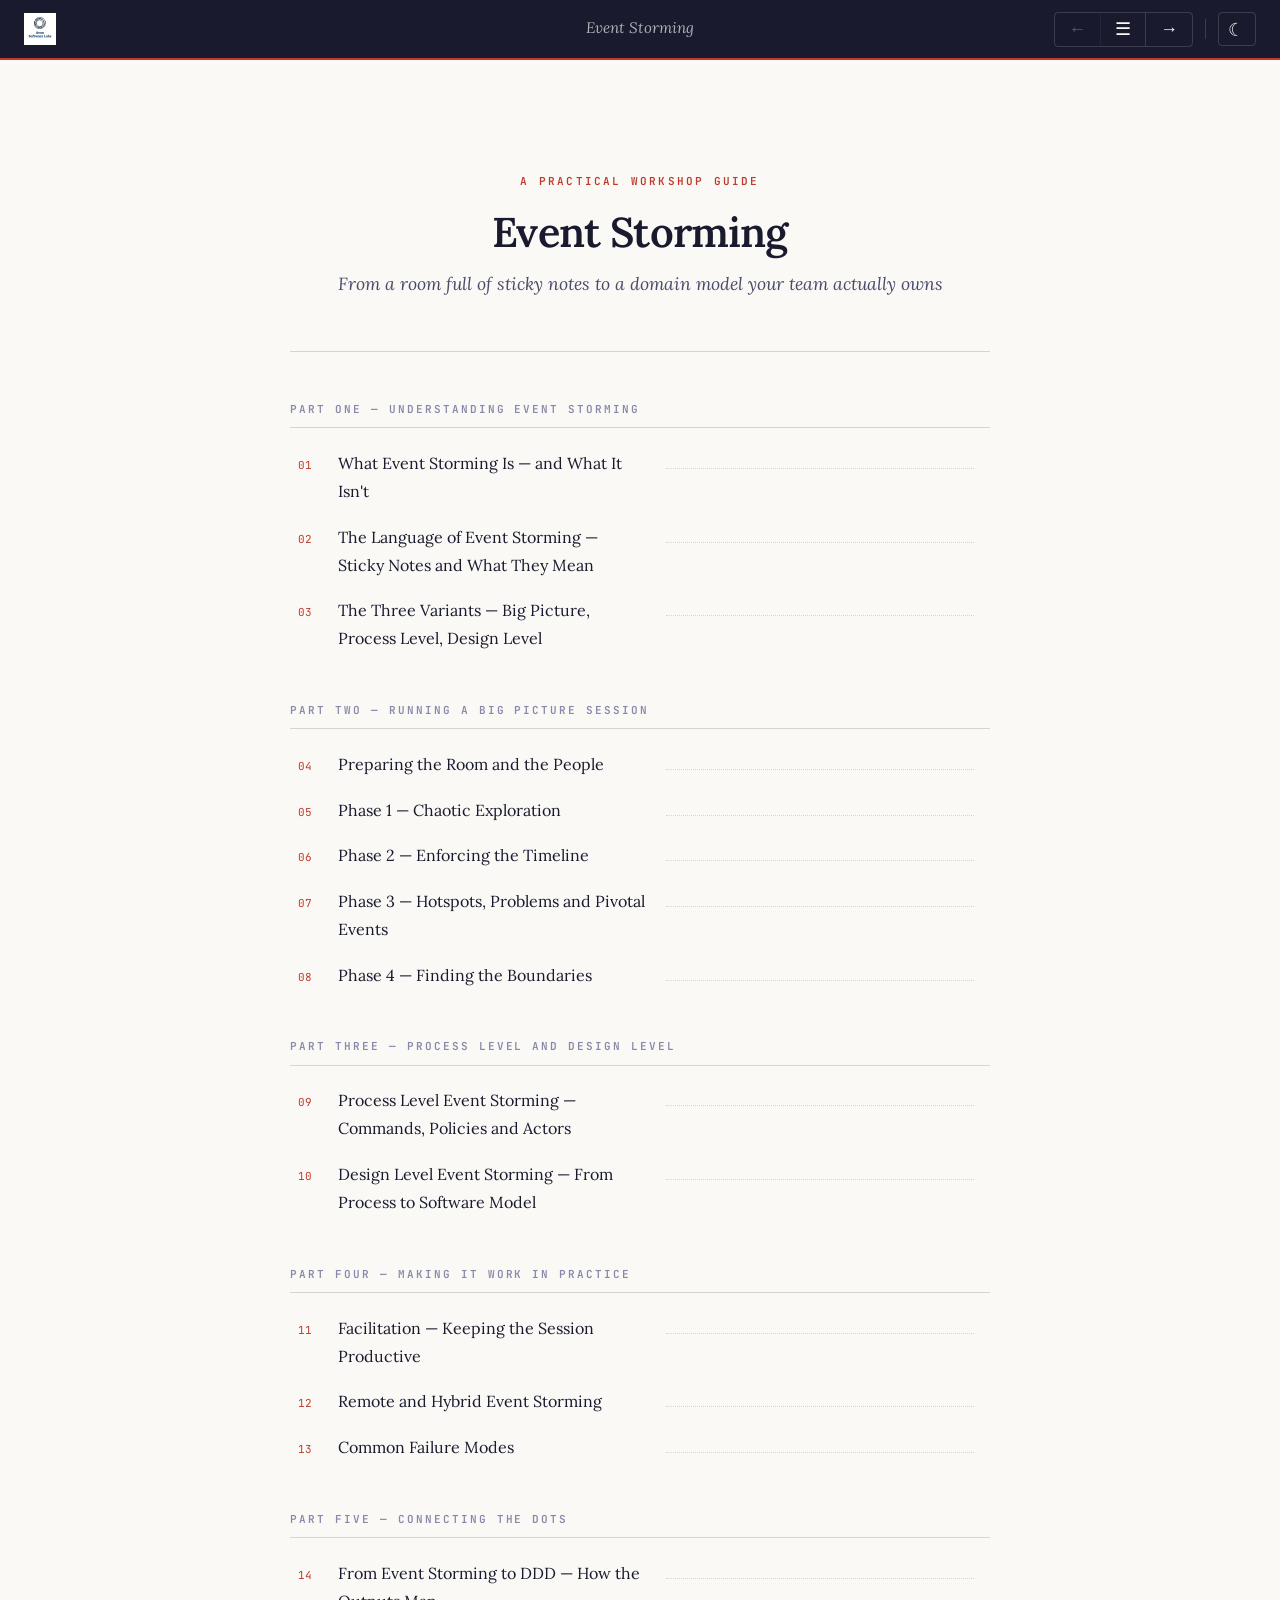
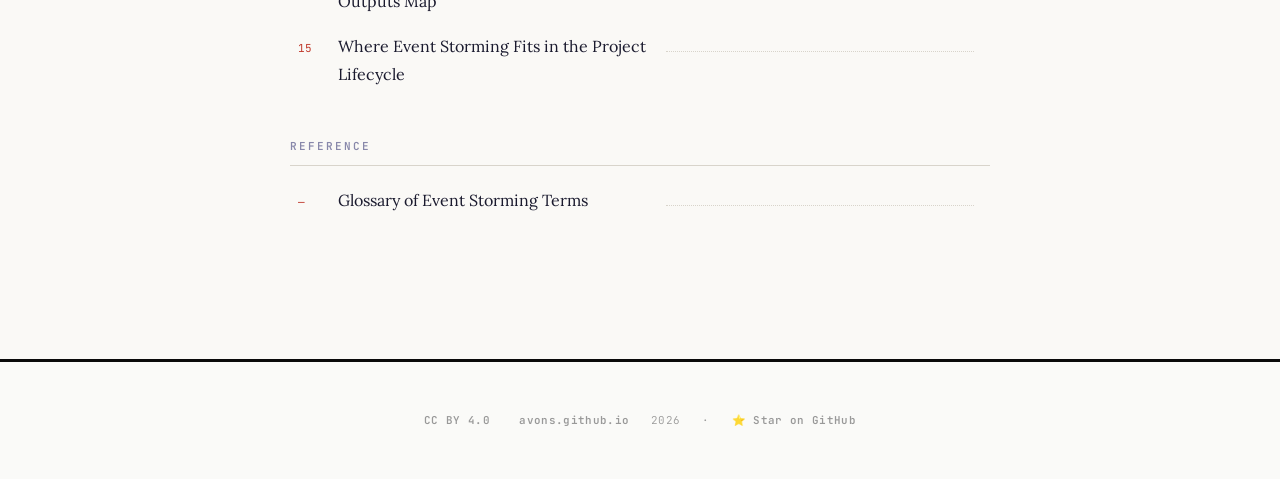
<file: guides/event-storming/index.html>
<!DOCTYPE html>
<html lang="en">
<head>
<meta charset="UTF-8">
<meta name="viewport" content="width=device-width, initial-scale=1.0">
<title>Event Storming — A Practical Workshop Guide</title>
<link rel="preconnect" href="https://fonts.googleapis.com">
<link href="https://fonts.googleapis.com/css2?family=Lora:ital,wght@0,400;0,600;1,400&family=Source+Sans+3:wght@300;400;600&family=JetBrains+Mono:wght@400;500&display=swap" rel="stylesheet">
<link rel="stylesheet" href="../../assets/style.css?v=1.1">
<link rel="stylesheet" href="../../assets/guide.css?v=1.1">
<script src="../../assets/components.js?v=1.1" defer></script>
<script src="../../assets/guide.js?v=1.1" defer></script>

<meta name="description" content="What the technique is, how it works, and why it produces results that no other workshop format does">
<meta name="keywords" content="agentic engineering, LLM, AI, software development, DDD, BMAD, Attractor, design, architecture, brownfield, enterprise">
<meta name="author" content="Avon Software Labs">

<!-- Open Graph / Facebook -->
<meta property="og:type" content="article">
<meta property="og:url" content="https://avons.github.io/guides/event-storming/">
<meta property="og:title" content="Event Storming — A Practical Workshop Guide">
<meta property="og:description" content="What the technique is, how it works, and why it produces results that no other workshop format does">
<meta property="og:image" content="https://avons.github.io/assets/logo.png?v=1.1">

<!-- Twitter -->
<meta property="twitter:card" content="summary_large_image">
<meta property="twitter:url" content="https://avons.github.io/guides/event-storming/">
<meta property="twitter:title" content="Event Storming — A Practical Workshop Guide">
<meta property="twitter:description" content="What the technique is, how it works, and why it produces results that no other workshop format does">
<meta property="twitter:image" content="https://avons.github.io/assets/logo.png?v=1.1">

</head>
<body>

<guide-header title="Event Storming"></guide-header>

<!-- ══════════════════════════════════════════
     PAGE 0 — TABLE OF CONTENTS
     ══════════════════════════════════════════ -->
<div class="guide-page active" id="page-0">
  <div class="toc-header">
    <div class="toc-label">A Practical Workshop Guide</div>
    <h1>Event Storming</h1>
    <p class="subtitle">From a room full of sticky notes to a domain model your team actually owns</p>
  </div>

  <div class="toc-part">
    <div class="toc-part-label">Part One — Understanding Event Storming</div>
    <div class="toc-item" onclick="showPage(1)"><span class="toc-num">01</span><span class="toc-name">What Event Storming Is — and What It Isn't</span><span class="toc-dots"></span></div>
    <div class="toc-item" onclick="showPage(2)"><span class="toc-num">02</span><span class="toc-name">The Language of Event Storming — Sticky Notes and What They Mean</span><span class="toc-dots"></span></div>
    <div class="toc-item" onclick="showPage(3)"><span class="toc-num">03</span><span class="toc-name">The Three Variants — Big Picture, Process Level, Design Level</span><span class="toc-dots"></span></div>
  </div>

  <div class="toc-part">
    <div class="toc-part-label">Part Two — Running a Big Picture Session</div>
    <div class="toc-item" onclick="showPage(4)"><span class="toc-num">04</span><span class="toc-name">Preparing the Room and the People</span><span class="toc-dots"></span></div>
    <div class="toc-item" onclick="showPage(5)"><span class="toc-num">05</span><span class="toc-name">Phase 1 — Chaotic Exploration</span><span class="toc-dots"></span></div>
    <div class="toc-item" onclick="showPage(6)"><span class="toc-num">06</span><span class="toc-name">Phase 2 — Enforcing the Timeline</span><span class="toc-dots"></span></div>
    <div class="toc-item" onclick="showPage(7)"><span class="toc-num">07</span><span class="toc-name">Phase 3 — Hotspots, Problems and Pivotal Events</span><span class="toc-dots"></span></div>
    <div class="toc-item" onclick="showPage(8)"><span class="toc-num">08</span><span class="toc-name">Phase 4 — Finding the Boundaries</span><span class="toc-dots"></span></div>
  </div>

  <div class="toc-part">
    <div class="toc-part-label">Part Three — Process Level and Design Level</div>
    <div class="toc-item" onclick="showPage(9)"><span class="toc-num">09</span><span class="toc-name">Process Level Event Storming — Commands, Policies and Actors</span><span class="toc-dots"></span></div>
    <div class="toc-item" onclick="showPage(10)"><span class="toc-num">10</span><span class="toc-name">Design Level Event Storming — From Process to Software Model</span><span class="toc-dots"></span></div>
  </div>

  <div class="toc-part">
    <div class="toc-part-label">Part Four — Making It Work in Practice</div>
    <div class="toc-item" onclick="showPage(11)"><span class="toc-num">11</span><span class="toc-name">Facilitation — Keeping the Session Productive</span><span class="toc-dots"></span></div>
    <div class="toc-item" onclick="showPage(12)"><span class="toc-num">12</span><span class="toc-name">Remote and Hybrid Event Storming</span><span class="toc-dots"></span></div>
    <div class="toc-item" onclick="showPage(13)"><span class="toc-num">13</span><span class="toc-name">Common Failure Modes</span><span class="toc-dots"></span></div>
  </div>

  <div class="toc-part">
    <div class="toc-part-label">Part Five — Connecting the Dots</div>
    <div class="toc-item" onclick="showPage(14)"><span class="toc-num">14</span><span class="toc-name">From Event Storming to DDD — How the Outputs Map</span><span class="toc-dots"></span></div>
    <div class="toc-item" onclick="showPage(15)"><span class="toc-num">15</span><span class="toc-name">Where Event Storming Fits in the Project Lifecycle</span><span class="toc-dots"></span></div>
  </div>

  <div class="toc-part">
    <div class="toc-part-label">Reference</div>
    <div class="toc-item" onclick="showPage(16)"><span class="toc-num">—</span><span class="toc-name">Glossary of Event Storming Terms</span><span class="toc-dots"></span></div>
  </div>
</div>

<!-- ══════════════════════════════════════════
     CHAPTER 1
     ══════════════════════════════════════════ -->
<div class="guide-page" id="page-1">
  <div class="part-header">
    <div class="part-num">Part One</div>
    <h2>Understanding Event Storming</h2>
    <p>What the technique is, how it works, and why it produces results that no other workshop format does</p>
  </div>

  <div class="chapter-eyebrow">Chapter 1</div>
  <span class="chapter-number">01</span>
  <h1 class="chapter-title">What Event Storming Is — and What It Isn't</h1>

  <p class="chapter-intro">Alberto Brandolini invented Event Storming in 2013 as a direct response to a problem he kept encountering: the people who understood the business couldn't communicate it to the people building the software, and the usual workshop formats made this worse rather than better.</p>

  <h2>The Problem with Requirements Workshops</h2>

  <p>The standard requirements gathering meeting follows a predictable pattern. A business analyst prepares an agenda. Stakeholders sit around a table. Someone presents slides. People discuss. A BA takes notes. Three weeks later a requirements document appears that nobody fully agrees with, and development begins on a shared misunderstanding.</p>

  <p>The people who know the domain — the operations manager who has processed ten thousand orders, the customer service lead who knows every edge case because she's handled them — sit quietly while the BA translates their world into a format that loses most of the nuance. The developers get a sanitised, incomplete picture. The domain experts never see whether their knowledge was captured correctly.</p>

  <p>Brandolini's insight was simple: put everyone in the same room, give them sticky notes, and let the knowledge surface directly — without a translator in the middle.</p>

  <div class="callout">
    <div class="callout-label">Event Storming — Definition</div>
    <p><strong>Event Storming:</strong> A collaborative workshop technique invented by Alberto Brandolini for rapidly exploring complex business domains. It brings together domain experts and technical teams to build a shared understanding of what happens in a business — expressed as a timeline of Domain Events on a large wall. The output is a visual model of the domain that both sides created and therefore both sides understand.</p>
  </div>

  <h2>What Makes It Different</h2>

  <p>Three things separate Event Storming from conventional requirements workshops.</p>

  <p>First, it starts with what happens rather than what exists. Most requirements processes start with entities — what are the things in the system, what are their attributes? Event Storming starts with events — what happens in the business, in what order, under what conditions? This shift from nouns to verbs surfaces the dynamics of the domain in a way that entity-first approaches miss.</p>

  <p>Second, it is radically inclusive. Everyone who touches the domain is in the room — domain experts, developers, architects, product owners, sometimes customers. No single person has the full picture. The operations manager knows the fulfilment process in detail but has never thought about how the pricing engine works. The developer knows the pricing code but doesn't understand the business rules behind it. The model that emerges from the combined room is more complete than anything any individual could produce.</p>

  <p>Third, it is deliberately low-tech. Sticky notes on a paper roll. No slide decks, no whiteboards filled with UML, no elaborate tooling. The low-tech constraint is a feature — it makes participation equal. Everyone can write on a sticky note. Nobody needs a specialised skill to contribute.</p>

  <h2>What It Produces</h2>

  <p>A Big Picture Event Storming session — the strategic variant — produces a timeline of Domain Events covering an entire business process from end to end. Hotspots mark the places where things go wrong or where the team has disagreements. Pivotal events mark the major business transitions. Boundaries between business areas emerge naturally from where the language and the people change.</p>

  <p>A more detailed session adds Commands (what triggers each event), Actors (who issues each command), Policies (what happens automatically in response to events), and eventually Read Models and Aggregates. At Design Level, the output is close enough to a software specification to drive development directly.</p>

  <h2>What It Is Not</h2>

  <p>Event Storming is not a design methodology. It doesn't tell you how to build the system — it tells you what the system needs to do and where the genuine complexity lives. It is a discovery tool, not a design tool.</p>

  <p>It is not a one-time exercise. A domain understanding that took one session to surface will need revisiting as the team learns more, as the business changes, and as assumptions get challenged by implementation reality.</p>

  <p>And it is not a substitute for DDD. Event Storming is the fastest way to surface the raw material — the events, the language, the boundaries — that DDD concepts then help you structure into a coherent model. The two are complementary, not competing.</p>

  <hr class="section-rule">
  <p style="color: var(--guide-ink-faint); font-size: 0.9rem; font-style: italic;">Next: the sticky note vocabulary — what each colour means and why the colour coding matters.</p>
</div>

<!-- ══════════════════════════════════════════
     CHAPTER 2
     ══════════════════════════════════════════ -->
<div class="guide-page" id="page-2">
  <div class="chapter-eyebrow">Chapter 2</div>
  <span class="chapter-number">02</span>
  <h1 class="chapter-title">The Language of Event Storming — Sticky Notes and What They Mean</h1>

  <p class="chapter-intro">Event Storming has a visual vocabulary. Each type of concept gets its own sticky note colour, and the colour coding is not decoration — it is the grammar of the shared language the session builds. Get the colours right and the wall becomes readable. Ignore them and the wall becomes noise.</p>

  <h2>The Colour Vocabulary</h2>

  <p>Different facilitators use slightly different colour conventions, but Brandolini's original mapping has become the standard. Here it is, with the reasoning behind each choice.</p>

  <div class="sticky-legend">
    <span class="sticky orange">Domain Event</span>
    <span class="sticky blue">Command</span>
    <span class="sticky purple">Policy</span>
    <span class="sticky yellow">Aggregate / Read Model</span>
    <span class="sticky pink">Actor / User</span>
    <span class="sticky red">Hotspot</span>
    <span class="sticky green">Opportunity / Insight</span>
    <span class="sticky lilac">External System</span>
  </div>

  <h2>Orange — Domain Events</h2>

  <p>The most important sticky note in the session. A Domain Event is something that happened in the business that the business cares about. Written in past tense, in the language of the domain: <em>OrderPlaced, PaymentReceived, StockReserved, CustomerRegistered, ShipmentDelayed.</em></p>

  <p>Orange dominates the wall for good reason — events are the skeleton of the session. Everything else attaches to them. The first instruction every participant receives is: write what happens on orange stickies, in past tense, and put them on the wall.</p>

  <div class="callout">
    <div class="callout-label">Writing Good Domain Events</div>
    <p>Past tense. Business language, not technical language. Meaningful to the business, not just to the system. <strong>OrderConfirmed</strong> — good. <strong>OrderStatusUpdated</strong> — bad (that's a database operation, not a business fact). <strong>CustomerCreditChecked</strong> — good. <strong>CreditCheckAPICallMade</strong> — bad. If the event name would make sense in a conversation with the operations team, it's a Domain Event. If it would only make sense to a developer, rewrite it.</p>
  </div>

  <h2>Blue — Commands</h2>

  <p>A Command is what triggers a Domain Event. It is an instruction — something a person or system does that causes something to happen. Written in imperative form: <em>Place Order, Confirm Payment, Reserve Stock, Register Customer.</em></p>

  <p>Commands are added in Process Level sessions, not in the initial Big Picture pass. At the Big Picture level, the team focuses on events first. Commands come later, when the team starts asking "but what causes this event to happen?"</p>

  <h2>Purple — Policies</h2>

  <p>A Policy is an automatic reaction — something the system does when an event occurs, without human intervention. Written as a rule: <em>"Whenever OrderPlaced, reserve stock automatically."</em> or <em>"Whenever PaymentDeclined, notify customer and release reservation."</em></p>

  <p>Policies are where business logic lives. They are the conditional rules that govern how the business responds to things that happen. Finding them is one of the most valuable outputs of a detailed Event Storming session — because they are often implicit, assumed by the domain experts to be obvious, and never written down anywhere.</p>

  <h2>Yellow — Aggregates and Read Models</h2>

  <p>In Design Level sessions, yellow stickies represent two different things depending on their orientation. Aggregates — the clusters of domain objects that enforce business rules — are written on yellow stickies placed between the Command and the Event it produces. Read Models — the views of data that an Actor needs to make a decision — are also yellow, placed before the Command that needs them.</p>

  <h2>Pink — Actors</h2>

  <p>An Actor is the person or role that issues a Command. Small pink stickies attached to blue Command stickies: <em>Customer, Warehouse Operative, Finance Manager, System Administrator.</em> Actors help the team see who is responsible for what and where automation could or should replace human action.</p>

  <h2>Red — Hotspots</h2>

  <p>The most direct sticky note in the session. A Hotspot marks a problem, a disagreement, an area of uncertainty, or a question nobody can answer in the room. Written on red stickies and placed prominently on the wall. The instruction to participants: if something is unclear, broken, contested, or unknown — put a red sticky on it and move on. Don't stop the session to resolve it.</p>

  <p>By the end of the session, the density of red stickies is a heat map of risk. Clusters of red reveal the genuinely complex and contested areas. These become the priority agenda for follow-up conversations.</p>

  <h2>Green — Opportunities</h2>

  <p>Green stickies capture insights and opportunities that emerge during the session — process improvements, automation possibilities, things the business could do differently. They're not part of the domain model; they're the byproduct of having knowledgeable people in the same room looking at the whole picture together.</p>

  <h2>Lilac — External Systems</h2>

  <p>External systems — payment gateways, logistics APIs, ERP systems, third-party services — that interact with the domain but sit outside it. Lilac stickies placed where the external system triggers or receives events make the integration points visible without conflating external systems with internal domain logic.</p>

  <div class="diagram-wrap">
    <svg class="diagram" viewBox="0 0 680 200" xmlns="http://www.w3.org/2000/svg">
      <text x="340" y="20" text-anchor="middle" font-family="Source Sans 3, sans-serif" font-size="11" fill="#8888aa" letter-spacing="1" font-weight="600">THE STICKY NOTE VOCABULARY AT A GLANCE</text>

      <!-- Row 1 -->
      <rect x="20" y="36" width="110" height="50" rx="5" fill="#f39c12"/>
      <text x="75" y="58" text-anchor="middle" font-family="Source Sans 3, sans-serif" font-size="11" fill="white" font-weight="600">Domain Event</text>
      <text x="75" y="76" text-anchor="middle" font-family="Source Sans 3, sans-serif" font-size="10" fill="rgba(255,255,255,0.85)">Past tense. Orange.</text>

      <rect x="150" y="36" width="110" height="50" rx="5" fill="#2980b9"/>
      <text x="205" y="58" text-anchor="middle" font-family="Source Sans 3, sans-serif" font-size="11" fill="white" font-weight="600">Command</text>
      <text x="205" y="76" text-anchor="middle" font-family="Source Sans 3, sans-serif" font-size="10" fill="rgba(255,255,255,0.85)">Imperative. Blue.</text>

      <rect x="280" y="36" width="110" height="50" rx="5" fill="#8e44ad"/>
      <text x="335" y="58" text-anchor="middle" font-family="Source Sans 3, sans-serif" font-size="11" fill="white" font-weight="600">Policy</text>
      <text x="335" y="76" text-anchor="middle" font-family="Source Sans 3, sans-serif" font-size="10" fill="rgba(255,255,255,0.85)">Auto-reaction. Purple.</text>

      <rect x="410" y="36" width="110" height="50" rx="5" fill="#e91e8c"/>
      <text x="465" y="58" text-anchor="middle" font-family="Source Sans 3, sans-serif" font-size="11" fill="white" font-weight="600">Actor</text>
      <text x="465" y="76" text-anchor="middle" font-family="Source Sans 3, sans-serif" font-size="10" fill="rgba(255,255,255,0.85)">Who acts. Pink.</text>

      <rect x="540" y="36" width="120" height="50" rx="5" fill="#f1c40f"/>
      <text x="600" y="58" text-anchor="middle" font-family="Source Sans 3, sans-serif" font-size="11" fill="#333" font-weight="600">Aggregate</text>
      <text x="600" y="76" text-anchor="middle" font-family="Source Sans 3, sans-serif" font-size="10" fill="#555">Handles cmd. Yellow.</text>

      <!-- Row 2 -->
      <rect x="20" y="110" width="110" height="50" rx="5" fill="#c0392b"/>
      <text x="75" y="132" text-anchor="middle" font-family="Source Sans 3, sans-serif" font-size="11" fill="white" font-weight="600">Hotspot</text>
      <text x="75" y="150" text-anchor="middle" font-family="Source Sans 3, sans-serif" font-size="10" fill="rgba(255,255,255,0.85)">Problem/risk. Red.</text>

      <rect x="150" y="110" width="110" height="50" rx="5" fill="#27ae60"/>
      <text x="205" y="132" text-anchor="middle" font-family="Source Sans 3, sans-serif" font-size="11" fill="white" font-weight="600">Opportunity</text>
      <text x="205" y="150" text-anchor="middle" font-family="Source Sans 3, sans-serif" font-size="10" fill="rgba(255,255,255,0.85)">Insight. Green.</text>

      <rect x="280" y="110" width="110" height="50" rx="5" fill="#9b59b6"/>
      <text x="335" y="132" text-anchor="middle" font-family="Source Sans 3, sans-serif" font-size="11" fill="white" font-weight="600">External System</text>
      <text x="335" y="150" text-anchor="middle" font-family="Source Sans 3, sans-serif" font-size="10" fill="rgba(255,255,255,0.85)">Outside domain. Lilac.</text>

      <rect x="410" y="110" width="110" height="50" rx="5" fill="#f1c40f"/>
      <text x="465" y="132" text-anchor="middle" font-family="Source Sans 3, sans-serif" font-size="11" fill="#333" font-weight="600">Read Model</text>
      <text x="465" y="150" text-anchor="middle" font-family="Source Sans 3, sans-serif" font-size="10" fill="#555">Info to decide. Yellow.</text>

      <text x="340" y="185" text-anchor="middle" font-family="Source Sans 3, sans-serif" font-size="11" fill="#8888aa" font-style="italic">Colour consistency across the session makes the wall readable to everyone in the room</text>
    </svg>
    <div class="diagram-caption">The complete Event Storming sticky note vocabulary</div>
  </div>

  <hr class="section-rule">
  <p style="color: var(--guide-ink-faint); font-size: 0.9rem; font-style: italic;">Next: the three variants of Event Storming and when to use each one.</p>
</div>

<!-- ══════════════════════════════════════════
     CHAPTER 3
     ══════════════════════════════════════════ -->
<div class="guide-page" id="page-3">
  <div class="chapter-eyebrow">Chapter 3</div>
  <span class="chapter-number">03</span>
  <h1 class="chapter-title">The Three Variants — Big Picture, Process Level, Design Level</h1>

  <p class="chapter-intro">Event Storming isn't one fixed workshop format — it's a family of three related techniques at different levels of detail. Knowing which one to run, and when, is the first decision any facilitator has to make.</p>

  <h2>Big Picture Event Storming</h2>

  <p>The strategic variant. Covers an entire business domain — or a large slice of it — at high altitude. The goal is shared understanding across the whole landscape: what happens, in what order, where the problems are, and where the natural boundaries between business areas sit.</p>

  <p>A Big Picture session typically runs a full day, sometimes two. It brings in the widest possible range of participants — domain experts from multiple departments, leadership, developers, architects. Nobody needs technical knowledge to participate. The only requirement is that participants know something about how the business works.</p>

  <p>The outputs of a Big Picture session are: a timeline of Domain Events from end to end, Hotspots marking problem areas and disagreements, Pivotal Events marking major business transitions, and emerging context boundaries where the language and participants naturally shift.</p>

  <div class="callout">
    <div class="callout-label">When to Run Big Picture ES</div>
    <p>At the start of a significant project or programme, before any design decisions are made. When joining an existing domain you don't understand. When a team has lost alignment on what the system actually does. When a business is exploring a new product or capability. Big Picture is the discovery tool — run it whenever you need to see the whole landscape before deciding where to dig.</p>
  </div>

  <h2>Process Level Event Storming</h2>

  <p>The operational variant. Zooms into a specific business process identified during the Big Picture session — typically one that's complex, contested, or targeted for change. Adds Commands, Actors, and Policies to the event timeline, making explicit who does what, what triggers each event, and what happens automatically.</p>

  <p>A Process Level session typically runs half a day to a full day, with a smaller group — the people who actually own and work within the specific process being explored. The outputs are a detailed process model showing the full sequence of commands, events, actors, and policies — complete with all the edge cases and exception paths that never make it into formal documentation.</p>

  <div class="callout">
    <div class="callout-label">When to Run Process Level ES</div>
    <p>After a Big Picture session, to explore specific processes in detail. Before redesigning a complex workflow. When a team needs to understand a process deeply enough to automate it or build software to support it. Process Level is the analysis tool — run it when you need to understand a specific slice of the domain well enough to act on it.</p>
  </div>

  <h2>Design Level Event Storming</h2>

  <p>The technical variant. Takes the output of a Process Level session and translates it into a software model — Aggregates, Commands, Events, Policies, Read Models, and the relationships between them. This is where the DDD tactical patterns enter the picture, directly informed by the domain understanding built in the earlier sessions.</p>

  <p>A Design Level session runs two to four hours, with a small group — typically the development team plus one or two domain experts to answer questions. The outputs are close to a software specification: Aggregates with their Commands and Events, Read Models with their data requirements, integration points between Bounded Contexts, and a clear picture of what the software needs to do at the level of individual domain operations.</p>

  <div class="callout">
    <div class="callout-label">When to Run Design Level ES</div>
    <p>Immediately before beginning development on a specific feature or bounded context. When translating a well-understood process into a software model. When the development team needs shared understanding of what they're about to build. Design Level is the specification tool — run it when you need to turn domain understanding into actionable technical direction.</p>
  </div>

  <div class="diagram-wrap">
    <svg class="diagram" viewBox="0 0 660 260" xmlns="http://www.w3.org/2000/svg">
      <text x="330" y="20" text-anchor="middle" font-family="Source Sans 3, sans-serif" font-size="11" fill="#8888aa" letter-spacing="1" font-weight="600">THE THREE VARIANTS — SCOPE AND PURPOSE</text>

      <!-- Big Picture -->
      <rect x="20" y="36" width="190" height="200" rx="10" fill="#faf9f6" stroke="#c0392b" stroke-width="2.5"/>
      <rect x="20" y="36" width="190" height="38" rx="10" fill="#c0392b"/>
      <rect x="20" y="60" width="190" height="14" fill="#c0392b"/>
      <text x="115" y="62" text-anchor="middle" font-family="Source Sans 3, sans-serif" font-size="12" fill="white" font-weight="600">BIG PICTURE</text>
      <text x="115" y="92" text-anchor="middle" font-family="Lora, serif" font-size="13" fill="#1a1a2e" font-weight="600">Entire domain</text>
      <text x="115" y="116" text-anchor="middle" font-family="Source Sans 3, sans-serif" font-size="11" fill="#4a4a6a">Full day / 2 days</text>
      <text x="115" y="136" text-anchor="middle" font-family="Source Sans 3, sans-serif" font-size="11" fill="#4a4a6a">Wide audience</text>
      <text x="115" y="156" text-anchor="middle" font-family="Source Sans 3, sans-serif" font-size="11" fill="#4a4a6a">Events + Hotspots</text>
      <text x="115" y="176" text-anchor="middle" font-family="Source Sans 3, sans-serif" font-size="11" fill="#4a4a6a">+ Boundaries</text>
      <text x="115" y="210" text-anchor="middle" font-family="Source Sans 3, sans-serif" font-size="11" fill="#c0392b" font-style="italic">Discovery</text>

      <!-- Process Level -->
      <rect x="235" y="36" width="190" height="200" rx="10" fill="#faf9f6" stroke="#e67e22" stroke-width="2.5"/>
      <rect x="235" y="36" width="190" height="38" rx="10" fill="#e67e22"/>
      <rect x="235" y="60" width="190" height="14" fill="#e67e22"/>
      <text x="330" y="62" text-anchor="middle" font-family="Source Sans 3, sans-serif" font-size="12" fill="white" font-weight="600">PROCESS LEVEL</text>
      <text x="330" y="92" text-anchor="middle" font-family="Lora, serif" font-size="13" fill="#1a1a2e" font-weight="600">One process</text>
      <text x="330" y="116" text-anchor="middle" font-family="Source Sans 3, sans-serif" font-size="11" fill="#4a4a6a">Half day / full day</text>
      <text x="330" y="136" text-anchor="middle" font-family="Source Sans 3, sans-serif" font-size="11" fill="#4a4a6a">Process owners</text>
      <text x="330" y="156" text-anchor="middle" font-family="Source Sans 3, sans-serif" font-size="11" fill="#4a4a6a">Events + Commands</text>
      <text x="330" y="176" text-anchor="middle" font-family="Source Sans 3, sans-serif" font-size="11" fill="#4a4a6a">+ Actors + Policies</text>
      <text x="330" y="210" text-anchor="middle" font-family="Source Sans 3, sans-serif" font-size="11" fill="#e67e22" font-style="italic">Analysis</text>

      <!-- Design Level -->
      <rect x="450" y="36" width="190" height="200" rx="10" fill="#faf9f6" stroke="#4a9068" stroke-width="2.5"/>
      <rect x="450" y="36" width="190" height="38" rx="10" fill="#4a9068"/>
      <rect x="450" y="60" width="190" height="14" fill="#4a9068"/>
      <text x="545" y="62" text-anchor="middle" font-family="Source Sans 3, sans-serif" font-size="12" fill="white" font-weight="600">DESIGN LEVEL</text>
      <text x="545" y="92" text-anchor="middle" font-family="Lora, serif" font-size="13" fill="#1a1a2e" font-weight="600">One context</text>
      <text x="545" y="116" text-anchor="middle" font-family="Source Sans 3, sans-serif" font-size="11" fill="#4a4a6a">2–4 hours</text>
      <text x="545" y="136" text-anchor="middle" font-family="Source Sans 3, sans-serif" font-size="11" fill="#4a4a6a">Dev team + experts</text>
      <text x="545" y="156" text-anchor="middle" font-family="Source Sans 3, sans-serif" font-size="11" fill="#4a4a6a">+ Aggregates</text>
      <text x="545" y="176" text-anchor="middle" font-family="Source Sans 3, sans-serif" font-size="11" fill="#4a4a6a">+ Read Models</text>
      <text x="545" y="210" text-anchor="middle" font-family="Source Sans 3, sans-serif" font-size="11" fill="#4a9068" font-style="italic">Specification</text>
    </svg>
    <div class="diagram-caption">The three variants in order of zoom level. Run them in sequence for a new domain — Big Picture first, then Process Level for priority areas, then Design Level before development begins.</div>
  </div>

  <h2>Do You Always Need All Three?</h2>

  <p>No. The variants are not a mandatory sequence. For a well-understood domain where the team already has strong domain knowledge, a Design Level session might be all that's needed before starting work on a new feature. For a brand new product or a legacy system nobody fully understands, all three — in sequence — give the clearest path from confusion to clarity.</p>

  <p>The rule of thumb: start at the level of detail that matches the level of uncertainty. High uncertainty about the whole domain — start Big Picture. Understood domain, unclear process — start Process Level. Understood process, ready to build — start Design Level.</p>

  <hr class="section-rule">
  <p style="color: var(--guide-ink-faint); font-size: 0.9rem; font-style: italic;">Next: preparing the room and the people — what you need before the session starts.</p>
</div>

<!-- ══════════════════════════════════════════
     CHAPTER 4
     ══════════════════════════════════════════ -->
<div class="guide-page" id="page-4">
  <div class="part-header">
    <div class="part-num">Part Two</div>
    <h2>Running a Big Picture Session</h2>
    <p>Step by step through the four phases of a Big Picture Event Storming workshop at Meridian Retail</p>
  </div>

  <div class="chapter-eyebrow">Chapter 4</div>
  <span class="chapter-number">04</span>
  <h1 class="chapter-title">Preparing the Room and the People</h1>

  <p class="chapter-intro">A poorly prepared Event Storming session wastes everyone's time. The preparation isn't complicated — but skipping it produces predictable failures: wrong people in the room, not enough wall space, sticky notes that fall off, participants who don't know why they're there.</p>

  <h2>The Room</h2>

  <p>The single most important physical requirement is wall space. An Event Storming session for a business domain of any real complexity needs at minimum six metres of continuous wall. Eight to ten metres is better. The wall is the shared workspace — events go left to right in time, and the further right you go, the more space you need for the events and everything that attaches to them.</p>

  <p>The standard solution is a roll of plain paper — the kind used for packaging — taped horizontally across the wall. This creates a writable, sticky-note-friendly surface of whatever length you need. It also means the output is portable: you can roll it up, photograph it, and bring it back to the next session.</p>

  <p>The room needs to be large enough for the whole group to stand at the wall simultaneously. No chairs. Event Storming is a standing workshop by design — it keeps energy up, keeps people moving to different parts of the wall, and prevents the passive lecture-room dynamic where a few people speak and everyone else listens.</p>

  <h2>Materials</h2>

  <p>Prepare these before anyone arrives:</p>

  <div class="step-block">
    <div class="step-num">MATERIALS</div>
    <p>Orange sticky notes — large quantity, at least 200 for a full day session. Blue, purple, pink, red, green, lilac, and yellow stickies in smaller quantities. Thick felt-tip markers — not ballpoints. The writing must be readable from two metres away. Paper roll taped to the wall. A legend visible to everyone showing each colour and what it means.</p>
  </div>

  <p>The thick marker requirement is non-negotiable. Ballpoint pens produce writing nobody can read from a distance, which means nobody reads it, which means the wall stops being a shared reference and becomes one person's private notes. If people can't read the wall from across the room, the session has already failed.</p>

  <h2>Who to Invite</h2>

  <p>For a Big Picture session, the invitation list should span the entire domain. At Meridian Retail, a session covering the end-to-end order journey would include: someone from the customer-facing team who understands how orders are placed, the operations manager who runs the fulfilment process, a finance representative who understands billing and reconciliation, the warehouse manager, the customer service lead who handles problems and returns, and developers and architects who will build or maintain the systems involved.</p>

  <p>The ideal group size is between eight and thirty people. Fewer than eight and you risk missing critical domain knowledge. More than thirty and facilitation becomes unmanageable.</p>

  <div class="callout">
    <div class="callout-label">The Right People Rule</div>
    <p>Every person in the room should either <strong>know something about the domain</strong> that others don't, or <strong>need to understand something about the domain</strong> that they currently don't. If someone fails both tests, they probably shouldn't be there. Event Storming works because of the diversity of knowledge in the room — filling it with observers or bystanders dilutes that.</p>
  </div>

  <h2>Setting Expectations</h2>

  <p>Send participants a one-paragraph briefing before the session. Tell them what Event Storming is, what they'll be doing (writing on sticky notes, standing at a wall, discussing what happens in the business), and what the session will produce. Tell them explicitly that no preparation is required — they only need to show up knowing what they know.</p>

  <p>At the start of the session, spend ten minutes on a brief introduction: what a Domain Event is, what orange stickies are for, and the first instruction. Don't over-explain the technique — participants learn by doing, not by listening to a methodology briefing. Get stickies on the wall within the first fifteen minutes.</p>

  <h2>Time Allocation</h2>

  <p>A full Big Picture session for a domain of moderate complexity runs six to eight hours. Allow for breaks — Event Storming is mentally intensive and the quality of discussion drops sharply when people are tired. A structure that works well: ninety minutes of chaotic exploration, thirty-minute break, ninety minutes of timeline enforcement and hotspot marking, lunch, ninety minutes of pivotal events and boundary finding, thirty minutes of debrief and next steps.</p>

  <hr class="section-rule">
  <p style="color: var(--guide-ink-faint); font-size: 0.9rem; font-style: italic;">Next: Phase 1 — Chaotic Exploration, the most energetic and productive part of the session.</p>
</div>

<!-- ══════════════════════════════════════════
     CHAPTER 5
     ══════════════════════════════════════════ -->
<div class="guide-page" id="page-5">
  <div class="chapter-eyebrow">Chapter 5</div>
  <span class="chapter-number">05</span>
  <h1 class="chapter-title">Phase 1 — Chaotic Exploration</h1>

  <p class="chapter-intro">The first phase of a Big Picture session is intentionally unstructured. No order, no agenda, no turn-taking. Just everyone writing Domain Events on orange stickies and putting them on the wall simultaneously. The chaos is the point.</p>

  <h2>The First Instruction</h2>

  <p>The facilitator's opening instruction is simple: "Write everything that happens in this business on orange sticky notes, in past tense, and put them on the wall. Write one event per sticky. Don't worry about order. Don't discuss. Just write and stick."</p>

  <p>Then step back and let it happen.</p>

  <p>For the first few minutes, the room will feel awkward. People will look at each other, unsure whether to start. The facilitator's job is to resist the urge to fill the silence with more explanation. Write the first sticky yourself — <em>OrderPlaced</em> — and put it on the wall. Someone will follow. Then another. Within five minutes the room is alive.</p>

  <h2>What Happens During Chaotic Exploration</h2>

  <p>At Meridian Retail, the first fifteen minutes of a Big Picture session on the order journey produces a wall covered in orange stickies: <em>CustomerRegistered, OrderPlaced, PaymentReceived, StockChecked, PickListGenerated, OrderPicked, OrderPacked, OrderDispatched, OrderDelivered, ReturnRequested, RefundIssued, ReviewSubmitted, LoyaltyPointsAwarded, PromotionApplied, StockReplenished, SupplierInvoiceReceived.</em></p>

  <p>Not in any particular order. Not in any particular location on the wall. The operations manager puts up events about the warehouse process. The finance person puts up events about billing and reconciliation. The customer service lead puts up events about complaints and returns. The developer puts up events about system integrations. All simultaneously, all from their own perspective.</p>

  <p>This is the point. Nobody has the full picture. The wall is the first time everyone can see the whole picture at once.</p>

  <h2>Duplicates and Contradictions</h2>

  <p>Within minutes, duplicates will appear. Three different people have written variations of <em>OrderConfirmed</em>: one says <em>OrderConfirmed</em>, one says <em>OrderApproved</em>, one says <em>OrderAccepted</em>. Leave them all up. These apparent duplicates are often not duplicates at all — they represent subtly different events in different parts of the process, or different people's understanding of the same event. The conversation about whether these are the same thing or different things is valuable. Don't collapse it prematurely.</p>

  <p>Contradictions will also appear. One person writes <em>StockChecked</em> before <em>PaymentReceived</em>. Another writes it after. Both might be correct — the business might check stock at two different points. Or the two people have different mental models of the same process. Either way, that contradiction is information. Mark it with a red Hotspot sticky and continue.</p>

  <div class="callout">
    <div class="callout-label">The Facilitator's Job in Phase 1</div>
    <p>Keep the energy up. Encourage quiet participants to write. Gently stop people who are getting into lengthy discussions — the instruction is to write, not to debate. If someone raises a question that needs discussion, write it on a red Hotspot sticky and keep moving. The goal of this phase is <strong>volume</strong> — get everything out of people's heads and onto the wall. Refinement comes later.</p>
  </div>

  <h2>When to Move On</h2>

  <p>Phase 1 is complete when the rate of new stickies going on the wall slows significantly — when most people are standing back, reading the wall rather than writing. This typically takes forty-five minutes to ninety minutes. Don't cut it short — the last stickies to go up are often the most interesting, the edge cases and exceptions that people only think of after they've already externalised everything obvious.</p>

  <hr class="section-rule">
  <p style="color: var(--guide-ink-faint); font-size: 0.9rem; font-style: italic;">Next: Phase 2 — bringing order to the chaos by enforcing the timeline.</p>
</div>

<!-- ══════════════════════════════════════════
     CHAPTER 6
     ══════════════════════════════════════════ -->
<div class="guide-page" id="page-6">
  <div class="chapter-eyebrow">Chapter 6</div>
  <span class="chapter-number">06</span>
  <h1 class="chapter-title">Phase 2 — Enforcing the Timeline</h1>

  <p class="chapter-intro">After the chaotic explosion of Phase 1, the wall is covered in orange stickies with no discernible order. Phase 2 imposes structure: events get arranged left to right in the order they happen in the real world. This is where the first major insights emerge.</p>

  <h2>Left to Right — Earlier to Later</h2>

  <p>The facilitator introduces a simple rule: events that happen earlier go to the left, events that happen later go to the right. The group begins moving stickies into rough chronological order — not precise to the minute, but correct in sequence.</p>

  <p>At Meridian Retail, the group quickly agrees that <em>CustomerRegistered</em> comes before <em>OrderPlaced</em>, which comes before <em>PaymentReceived</em>, which comes before <em>StockReserved</em>. This part is straightforward. But then the debate starts: does <em>StockChecked</em> come before or after <em>PaymentReceived</em>? The operations team says stock is checked at the point of order placement. The finance team says payment is taken before stock is reserved. Both turn out to be true — there's a preliminary stock check at order placement and a firm reservation after payment. These are two different events that had been collapsed into one sticky.</p>

  <p>This is the kind of insight that never surfaces in a requirements workshop. It surfaces here because the timeline makes the question unavoidable.</p>

  <h2>Parallel Tracks</h2>

  <p>Real business processes don't happen in a single linear sequence. Multiple things happen simultaneously — while the warehouse is picking the order, the finance team is reconciling the payment, and the marketing system is triggering a post-purchase email. The wall accommodates this by allowing multiple horizontal tracks: events that happen in parallel with each other are placed above and below each other at the same horizontal position.</p>

  <p>At Meridian Retail, the point of order dispatch triggers three simultaneous tracks: the logistics track (<em>ShipmentBooked, CourierCollected, OrderInTransit</em>), the customer communication track (<em>DispatchEmailSent, TrackingLinkProvided</em>), and the financial track (<em>InvoiceGenerated, RevenueRecognised</em>). These run in parallel until <em>OrderDelivered</em> brings them back together.</p>

  <div class="diagram-wrap">
    <svg class="diagram" viewBox="0 0 680 240" xmlns="http://www.w3.org/2000/svg">
      <text x="340" y="18" text-anchor="middle" font-family="Source Sans 3, sans-serif" font-size="11" fill="#8888aa" letter-spacing="1" font-weight="600">PARALLEL TRACKS — MERIDIAN RETAIL ORDER DISPATCH</text>

      <!-- Timeline spine -->
      <line x1="40" y1="120" x2="640" y2="120" stroke="#d8d4cb" stroke-width="1.5"/>

      <!-- OrderDispatched — pivot point -->
      <rect x="40" y="100" width="110" height="40" rx="4" fill="#f39c12"/>
      <text x="95" y="116" text-anchor="middle" font-family="Source Sans 3, sans-serif" font-size="10" fill="white" font-weight="600">Order</text>
      <text x="95" y="130" text-anchor="middle" font-family="Source Sans 3, sans-serif" font-size="10" fill="white" font-weight="600">Dispatched</text>

      <!-- Split arrow -->
      <line x1="152" y1="120" x2="175" y2="55" stroke="#888" stroke-width="1.5"/>
      <line x1="152" y1="120" x2="175" y2="120" stroke="#888" stroke-width="1.5"/>
      <line x1="152" y1="120" x2="175" y2="185" stroke="#888" stroke-width="1.5"/>

      <!-- Track 1 — Logistics -->
      <rect x="178" y="36" width="110" height="38" rx="4" fill="#f39c12"/>
      <text x="233" y="52" text-anchor="middle" font-family="Source Sans 3, sans-serif" font-size="10" fill="white" font-weight="600">Shipment</text>
      <text x="233" y="66" text-anchor="middle" font-family="Source Sans 3, sans-serif" font-size="10" fill="white" font-weight="600">Booked</text>
      <rect x="310" y="36" width="110" height="38" rx="4" fill="#f39c12"/>
      <text x="365" y="52" text-anchor="middle" font-family="Source Sans 3, sans-serif" font-size="10" fill="white" font-weight="600">Courier</text>
      <text x="365" y="66" text-anchor="middle" font-family="Source Sans 3, sans-serif" font-size="10" fill="white" font-weight="600">Collected</text>
      <text x="233" y="26" font-family="Source Sans 3, sans-serif" font-size="9" fill="#8888aa">Logistics track</text>

      <!-- Track 2 — Customer comms -->
      <rect x="178" y="100" width="110" height="38" rx="4" fill="#f39c12"/>
      <text x="233" y="116" text-anchor="middle" font-family="Source Sans 3, sans-serif" font-size="10" fill="white" font-weight="600">Dispatch Email</text>
      <text x="233" y="130" text-anchor="middle" font-family="Source Sans 3, sans-serif" font-size="10" fill="white" font-weight="600">Sent</text>
      <rect x="310" y="100" width="110" height="38" rx="4" fill="#f39c12"/>
      <text x="365" y="116" text-anchor="middle" font-family="Source Sans 3, sans-serif" font-size="10" fill="white" font-weight="600">Tracking Link</text>
      <text x="365" y="130" text-anchor="middle" font-family="Source Sans 3, sans-serif" font-size="10" fill="white" font-weight="600">Provided</text>
      <text x="233" y="92" font-family="Source Sans 3, sans-serif" font-size="9" fill="#8888aa">Customer comms track</text>

      <!-- Track 3 — Finance -->
      <rect x="178" y="164" width="110" height="38" rx="4" fill="#f39c12"/>
      <text x="233" y="180" text-anchor="middle" font-family="Source Sans 3, sans-serif" font-size="10" fill="white" font-weight="600">Invoice</text>
      <text x="233" y="196" text-anchor="middle" font-family="Source Sans 3, sans-serif" font-size="10" fill="white" font-weight="600">Generated</text>
      <rect x="310" y="164" width="110" height="38" rx="4" fill="#f39c12"/>
      <text x="365" y="180" text-anchor="middle" font-family="Source Sans 3, sans-serif" font-size="10" fill="white" font-weight="600">Revenue</text>
      <text x="365" y="196" text-anchor="middle" font-family="Source Sans 3, sans-serif" font-size="10" fill="white" font-weight="600">Recognised</text>
      <text x="233" y="156" font-family="Source Sans 3, sans-serif" font-size="9" fill="#8888aa">Finance track</text>

      <!-- Merge -->
      <line x1="422" y1="55" x2="510" y2="120" stroke="#888" stroke-width="1.5"/>
      <line x1="422" y1="120" x2="510" y2="120" stroke="#888" stroke-width="1.5"/>
      <line x1="422" y1="183" x2="510" y2="120" stroke="#888" stroke-width="1.5"/>

      <!-- OrderDelivered -->
      <rect x="512" y="100" width="110" height="40" rx="4" fill="#1a1a2e"/>
      <text x="567" y="116" text-anchor="middle" font-family="Source Sans 3, sans-serif" font-size="10" fill="white" font-weight="600">Order</text>
      <text x="567" y="130" text-anchor="middle" font-family="Source Sans 3, sans-serif" font-size="10" fill="white" font-weight="600">Delivered</text>
    </svg>
    <div class="diagram-caption">Three parallel tracks diverge at OrderDispatched and converge at OrderDelivered. Multiple things happen simultaneously in a real business process.</div>
  </div>

  <h2>Handling Disagreements</h2>

  <p>Phase 2 surfaces the most productive disagreements of the session. When two people put the same event in different positions on the timeline, resist the urge to resolve it immediately by voting or by deferring to the most senior person in the room. Instead, ask: "Are these the same event, or are they different events that have been given the same name?" Often the answer reveals that two genuinely different things have been collapsed into one concept — and separating them produces a clearer model.</p>

  <p>When the disagreement is genuine — the same event, contested position — put a Hotspot sticky on it and move on. The goal of Phase 2 is a rough timeline that everyone broadly agrees with, not a perfect sequence that everyone has signed off on. Perfection comes later, if it comes at all.</p>

  <hr class="section-rule">
  <p style="color: var(--guide-ink-faint); font-size: 0.9rem; font-style: italic;">Next: Phase 3 — finding the hotspots, problems, and pivotal events that shape the model.</p>
</div>

<!-- ══════════════════════════════════════════
     CHAPTER 7
     ══════════════════════════════════════════ -->
<div class="guide-page" id="page-7">
  <div class="chapter-eyebrow">Chapter 7</div>
  <span class="chapter-number">07</span>
  <h1 class="chapter-title">Phase 3 — Hotspots, Problems and Pivotal Events</h1>

  <p class="chapter-intro">With the timeline roughly in order, the session shifts from building the model to interrogating it. Phase 3 is where the most valuable outputs of a Big Picture session emerge — the places where things go wrong, the major business transitions, and the edges of the domain.</p>

  <h2>Walking the Wall</h2>

  <p>The facilitator guides the group on a structured walk from left to right along the timeline. At each event, the question is simple: "Does anything go wrong here? Is there anything we don't understand? Does anyone disagree with this?"</p>

  <p>At Meridian Retail, the walk surfaces immediately useful information. At <em>PaymentReceived</em>, the finance manager raises her hand: "What happens when payment is received but the stock check subsequently fails? We've had cases where we've taken payment and can't fulfil." Red sticky. At <em>ReturnRequested</em>, the customer service lead says: "This is a disaster. We have four different return processes depending on the product category and nobody knows which one applies." Red sticky. At <em>LoyaltyPointsAwarded</em>, a developer says: "I'm not sure this ever actually happens in real time — I think it's a batch job that runs overnight." Red sticky, and a very interesting conversation about whether the event model matches the implementation.</p>

  <h2>Hotspots Are the Value</h2>

  <p>The density and location of red Hotspot stickies by the end of Phase 3 is one of the most useful outputs of the entire session. It is a risk map — a visual representation of where the process is fragile, contested, or poorly understood. Areas with many Hotspots are the places that need the most design attention. Areas with no Hotspots are either genuinely well-understood or haven't been examined carefully enough.</p>

  <div class="callout">
    <div class="callout-label">Reading the Hotspot Map</div>
    <p>A cluster of red stickies around a single event almost always indicates a boundary problem — this event means different things to different teams, or it sits at the edge of two different business processes that haven't been properly integrated. A long section of the timeline with no red stickies should prompt the facilitator to ask: "Is this section genuinely well-understood, or did we just not look hard enough?" Both answers are important.</p>
  </div>

  <h2>Pivotal Events</h2>

  <p>Some Domain Events are more significant than others. They represent major transitions in the business process — points where the nature of what's happening fundamentally changes, where responsibility shifts from one team to another, or where a business commitment is made that's difficult to reverse.</p>

  <p>At Meridian Retail, the pivotal events are clear once you look for them: <em>OrderConfirmed</em> (the customer has committed, the business has committed), <em>PaymentReceived</em> (financial obligation transferred), <em>OrderDispatched</em> (fulfilment is now in the hands of logistics), <em>OrderDelivered</em> (the transaction is complete). These pivotal events often align with natural context boundaries — the team and language that owns the process frequently shifts at these points.</p>

  <p>Mark pivotal events with a vertical line on the wall, or with a distinct label. They become the skeleton around which the context map is built in Phase 4.</p>

  <h2>Emerging Narratives</h2>

  <p>By the end of Phase 3, something interesting has happened to the room. People who didn't know each other's work well have spent hours looking at the same picture together. The operations manager understands for the first time how the customer service process works. The developer understands why the overnight batch job causes the customer service team problems the next morning. The finance manager understands why the returns process produces reconciliation headaches.</p>

  <p>This shared understanding is not a byproduct of Event Storming — it is one of its primary outputs. A team that has built a model together owns that model in a way that no team handed a requirements document ever does.</p>

  <hr class="section-rule">
  <p style="color: var(--guide-ink-faint); font-size: 0.9rem; font-style: italic;">Next: Phase 4 — finding the natural boundaries in the domain.</p>
</div>

<!-- ══════════════════════════════════════════
     CHAPTER 8
     ══════════════════════════════════════════ -->
<div class="guide-page" id="page-8">
  <div class="chapter-eyebrow">Chapter 8</div>
  <span class="chapter-number">08</span>
  <h1 class="chapter-title">Phase 4 — Finding the Boundaries</h1>

  <p class="chapter-intro">The final phase of a Big Picture session turns observation into structure. With the timeline built and the hotspots marked, the group can now see the natural boundaries in the domain — where one area of the business ends and another begins.</p>

  <h2>Boundaries Emerge, They Aren't Imposed</h2>

  <p>One of Brandolini's key insights is that Bounded Context boundaries shouldn't be designed top-down by an architect with a whiteboard. They should emerge from the domain itself — from where the language changes, from where the team and responsibility shifts, from where the pivotal events mark major transitions.</p>

  <p>By Phase 4 of a Big Picture session, these signals are visible on the wall. The facilitator's job is to help the group see what's already there.</p>

  <h2>The Language Signal</h2>

  <p>Walk the timeline and watch for where the vocabulary shifts. At Meridian Retail, the events up to <em>OrderConfirmed</em> use customer-facing language: <em>CartCreated, ProductAdded, DiscountApplied, CheckoutStarted</em>. After <em>OrderConfirmed</em>, the language shifts to operational language: <em>PickListGenerated, BinLocation, PickConfirmed, PackingSlipPrinted</em>. Different words. Different world. That shift marks a natural boundary.</p>

  <p>Similarly, around <em>PaymentReceived</em>, financial language enters: <em>InvoiceGenerated, RevenueRecognised, TaxCalculated, ReconciliationEntry</em>. Different again. Another boundary.</p>

  <h2>The People Signal</h2>

  <p>Watch who is engaged at each part of the wall. The warehouse manager is animated during the fulfilment section and disengaged during the online checkout section — because the online checkout is not her domain. The finance team clusters around the billing and reconciliation events. These natural groupings often correspond directly to the Bounded Contexts — each context is the domain of a particular team.</p>

  <h2>Drawing the Boundaries</h2>

  <p>Once the language and people signals have been observed, the facilitator draws provisional boundary lines on the wall — vertical lines separating the sections. These aren't final design decisions. They're hypotheses. The group discusses each one: does this feel like a real boundary? Is there anything that crosses it that shouldn't? Is there anything currently on one side that belongs on the other?</p>

  <div class="diagram-wrap">
    <svg class="diagram" viewBox="0 0 680 200" xmlns="http://www.w3.org/2000/svg">
      <text x="340" y="18" text-anchor="middle" font-family="Source Sans 3, sans-serif" font-size="11" fill="#8888aa" letter-spacing="1" font-weight="600">EMERGING BOUNDARIES — MERIDIAN RETAIL BIG PICTURE</text>

      <!-- Ordering zone -->
      <rect x="20" y="30" width="180" height="140" rx="8" fill="rgba(41,128,185,0.08)" stroke="#2980b9" stroke-width="2" stroke-dasharray="6,3"/>
      <text x="110" y="50" text-anchor="middle" font-family="Source Sans 3, sans-serif" font-size="10" fill="#2980b9" font-weight="600">ORDERING</text>
      <rect x="35" y="60" width="75" height="32" rx="3" fill="#f39c12"/>
      <text x="72" y="78" text-anchor="middle" font-family="Source Sans 3, sans-serif" font-size="9" fill="white" font-weight="600">CartCreated</text>
      <rect x="120" y="60" width="65" height="32" rx="3" fill="#f39c12"/>
      <text x="152" y="78" text-anchor="middle" font-family="Source Sans 3, sans-serif" font-size="9" fill="white" font-weight="600">OrderPlaced</text>
      <rect x="35" y="104" width="75" height="32" rx="3" fill="#1a1a2e"/>
      <text x="72" y="122" text-anchor="middle" font-family="Source Sans 3, sans-serif" font-size="9" fill="white" font-weight="600">OrderConfirmed</text>
      <text x="118" y="112" text-anchor="middle" font-family="Source Sans 3, sans-serif" font-size="9" fill="#4a4a6a" font-style="italic">← pivotal</text>

      <!-- Fulfilment zone -->
      <rect x="215" y="30" width="185" height="140" rx="8" fill="rgba(192,57,43,0.08)" stroke="#c0392b" stroke-width="2" stroke-dasharray="6,3"/>
      <text x="307" y="50" text-anchor="middle" font-family="Source Sans 3, sans-serif" font-size="10" fill="#c0392b" font-weight="600">FULFILMENT</text>
      <rect x="228" y="60" width="75" height="32" rx="3" fill="#f39c12"/>
      <text x="265" y="78" text-anchor="middle" font-family="Source Sans 3, sans-serif" font-size="9" fill="white" font-weight="600">PickListGenerated</text>
      <rect x="313" y="60" width="75" height="32" rx="3" fill="#f39c12"/>
      <text x="350" y="78" text-anchor="middle" font-family="Source Sans 3, sans-serif" font-size="9" fill="white" font-weight="600">OrderPicked</text>
      <rect x="228" y="104" width="75" height="32" rx="3" fill="#1a1a2e"/>
      <text x="265" y="122" text-anchor="middle" font-family="Source Sans 3, sans-serif" font-size="9" fill="white" font-weight="600">OrderDispatched</text>
      <text x="313" y="112" text-anchor="middle" font-family="Source Sans 3, sans-serif" font-size="9" fill="#4a4a6a" font-style="italic">← pivotal</text>

      <!-- Finance zone -->
      <rect x="415" y="30" width="175" height="140" rx="8" fill="rgba(230,126,34,0.08)" stroke="#e67e22" stroke-width="2" stroke-dasharray="6,3"/>
      <text x="502" y="50" text-anchor="middle" font-family="Source Sans 3, sans-serif" font-size="10" fill="#e67e22" font-weight="600">FINANCE</text>
      <rect x="428" y="60" width="75" height="32" rx="3" fill="#f39c12"/>
      <text x="465" y="78" text-anchor="middle" font-family="Source Sans 3, sans-serif" font-size="9" fill="white" font-weight="600">PaymentReceived</text>
      <rect x="510" y="60" width="65" height="32" rx="3" fill="#f39c12"/>
      <text x="542" y="78" text-anchor="middle" font-family="Source Sans 3, sans-serif" font-size="9" fill="white" font-weight="600">InvoiceGenerated</text>
      <rect x="428" y="104" width="75" height="32" rx="3" fill="#f39c12"/>
      <text x="465" y="122" text-anchor="middle" font-family="Source Sans 3, sans-serif" font-size="9" fill="white" font-weight="600">RevenueRecognised</text>

      <text x="340" y="188" text-anchor="middle" font-family="Source Sans 3, sans-serif" font-size="11" fill="#8888aa" font-style="italic">Boundaries emerge from language shifts and pivotal events — not from architecture diagrams</text>
    </svg>
    <div class="diagram-caption">Three natural boundaries visible in the Meridian Retail Big Picture output. Each zone has its own vocabulary, its own team, and its own pivotal event.</div>
  </div>

  <h2>What to Do with the Boundaries</h2>

  <p>The boundaries identified in Phase 4 are inputs to the DDD strategic design work — they become candidate Bounded Contexts on the Context Map. They're not final. Naming them, validating them with the teams involved, and testing them against the integration patterns described in the DDD guide turns them from observations into design decisions.</p>

  <p>Before the session ends, photograph everything. The entire wall, then close-ups of each section. The hotspot clusters. The boundary lines. The pivotal events. This documentation is the output that enables the next steps — whether that's a Process Level session on a specific area, a Context Map design exercise, or the beginning of a development programme.</p>

  <hr class="section-rule">
  <p style="color: var(--guide-ink-faint); font-size: 0.9rem; font-style: italic;">Next: Process Level Event Storming — adding Commands, Actors, and Policies to one specific process.</p>
</div>

<!-- ══════════════════════════════════════════
     CHAPTER 9
     ══════════════════════════════════════════ -->
<div class="guide-page" id="page-9">
  <div class="part-header">
    <div class="part-num">Part Three</div>
    <h2>Process Level and Design Level</h2>
    <p>Going deeper — from the whole domain to individual processes to the software model</p>
  </div>

  <div class="chapter-eyebrow">Chapter 9</div>
  <span class="chapter-number">09</span>
  <h1 class="chapter-title">Process Level Event Storming — Commands, Policies and Actors</h1>

  <p class="chapter-intro">A Process Level session takes one slice of the domain identified in the Big Picture session and examines it in detail. The goal is a complete model of a specific process — every trigger, every automatic reaction, every human decision point — expressed in a form that a development team can act on.</p>

  <h2>Choosing the Process</h2>

  <p>At Meridian Retail, the Big Picture session identified the returns and refunds process as a major Hotspot — four different return processes, significant customer service pain, unclear ownership. This makes it an obvious candidate for a Process Level session. Other candidates are processes where the Big Picture output showed the most red stickies, processes that are targeted for automation, or processes where the team has significant disagreements.</p>

  <h2>Adding Commands</h2>

  <p>The session starts with the Domain Events from the Big Picture, arranged in timeline order. The first addition is Commands — the instructions that trigger each event.</p>

  <p>For each Domain Event on the wall, the group asks: "What caused this to happen? What instruction was issued, and by whom?" The answer goes on a blue sticky placed to the left of the event it triggers: <em>RequestReturn</em> → <em>ReturnRequested</em>. <em>ApproveReturn</em> → <em>ReturnApproved</em>. <em>IssueRefund</em> → <em>RefundIssued</em>.</p>

  <p>Commands that can be rejected — where the business might decide not to fulfil the instruction — are particularly valuable to identify. If <em>RequestReturn</em> can result in either <em>ReturnApproved</em> or <em>ReturnRejected</em>, both outcomes need to be on the wall, with the decision criteria made explicit.</p>

  <h2>Adding Actors</h2>

  <p>For each Command, the group asks: "Who issues this instruction?" Pink stickies attached to the Command: Customer issues <em>RequestReturn</em>. Customer Service Agent issues <em>ApproveReturn</em> or <em>RejectReturn</em>. Finance System issues <em>IssueRefund</em> automatically once approval is received.</p>

  <p>The Actor assignment immediately surfaces automation opportunities and ownership questions. When the Actor for a Command is a human doing something manually that could be automated, that's a green Opportunity sticky. When the Actor is unclear — nobody is sure who is responsible for issuing a particular Command — that's a red Hotspot sticky.</p>

  <h2>Adding Policies</h2>

  <p>Policies are the automatic reactions — the "whenever X happens, Y happens automatically" rules that encode business logic. In the returns process at Meridian Retail, policies include: "Whenever ReturnApproved and ReturnedItemReceived, issue refund automatically." "Whenever ReturnRequested and order is more than 30 days old, flag for manual review." "Whenever RefundIssued, notify customer by email."</p>

  <p>Policies are the hidden logic of the business. They're almost never written down anywhere. Domain experts often assume they're obvious — and they are, to someone who has worked in the business for years. To a developer building the system, they're invisible until someone trips over their absence. The Process Level session makes them visible.</p>

  <div class="diagram-wrap">
    <svg class="diagram" viewBox="0 0 680 220" xmlns="http://www.w3.org/2000/svg">
      <text x="340" y="18" text-anchor="middle" font-family="Source Sans 3, sans-serif" font-size="11" fill="#8888aa" letter-spacing="1" font-weight="600">PROCESS LEVEL — MERIDIAN RETAIL RETURN APPROVAL</text>

      <!-- Actor -->
      <rect x="20" y="80" width="80" height="36" rx="4" fill="#e91e8c"/>
      <text x="60" y="98" text-anchor="middle" font-family="Source Sans 3, sans-serif" font-size="10" fill="white" font-weight="600">Customer</text>
      <text x="60" y="112" text-anchor="middle" font-family="Source Sans 3, sans-serif" font-size="9" fill="rgba(255,255,255,0.85)">Actor</text>

      <!-- Command -->
      <rect x="115" y="80" width="100" height="36" rx="4" fill="#2980b9"/>
      <text x="165" y="98" text-anchor="middle" font-family="Source Sans 3, sans-serif" font-size="10" fill="white" font-weight="600">Request</text>
      <text x="165" y="112" text-anchor="middle" font-family="Source Sans 3, sans-serif" font-size="9" fill="rgba(255,255,255,0.85)">Return</text>
      <line x1="102" y1="98" x2="113" y2="98" stroke="#888" stroke-width="1.5" marker-end="url(#arr-p)"/>

      <!-- Event -->
      <rect x="228" y="80" width="100" height="36" rx="4" fill="#f39c12"/>
      <text x="278" y="98" text-anchor="middle" font-family="Source Sans 3, sans-serif" font-size="10" fill="white" font-weight="600">Return</text>
      <text x="278" y="112" text-anchor="middle" font-family="Source Sans 3, sans-serif" font-size="9" fill="rgba(255,255,255,0.85)">Requested</text>
      <line x1="216" y1="98" x2="226" y2="98" stroke="#888" stroke-width="1.5" marker-end="url(#arr-p)"/>

      <!-- Policy -->
      <rect x="345" y="54" width="110" height="58" rx="4" fill="#8e44ad"/>
      <text x="400" y="76" text-anchor="middle" font-family="Source Sans 3, sans-serif" font-size="9" fill="white" font-weight="600">When Return</text>
      <text x="400" y="90" text-anchor="middle" font-family="Source Sans 3, sans-serif" font-size="9" fill="white" font-weight="600">Requested</text>
      <text x="400" y="104" text-anchor="middle" font-family="Source Sans 3, sans-serif" font-size="9" fill="rgba(255,255,255,0.8)">check order age</text>
      <line x1="330" y1="98" x2="343" y2="82" stroke="#888" stroke-width="1.5" marker-end="url(#arr-p)"/>

      <!-- Command 2 -->
      <rect x="470" y="36" width="100" height="36" rx="4" fill="#2980b9"/>
      <text x="520" y="54" text-anchor="middle" font-family="Source Sans 3, sans-serif" font-size="10" fill="white" font-weight="600">Approve</text>
      <text x="520" y="68" text-anchor="middle" font-family="Source Sans 3, sans-serif" font-size="9" fill="rgba(255,255,255,0.85)">Return</text>

      <!-- Command 3 -->
      <rect x="470" y="120" width="100" height="36" rx="4" fill="#2980b9"/>
      <text x="520" y="138" text-anchor="middle" font-family="Source Sans 3, sans-serif" font-size="10" fill="white" font-weight="600">Flag for</text>
      <text x="520" y="152" text-anchor="middle" font-family="Source Sans 3, sans-serif" font-size="9" fill="rgba(255,255,255,0.85)">Manual Review</text>

      <line x1="457" y1="72" x2="468" y2="58" stroke="#888" stroke-width="1.5" marker-end="url(#arr-p)"/>
      <line x1="457" y1="90" x2="468" y2="130" stroke="#888" stroke-width="1.5" marker-end="url(#arr-p)"/>

      <!-- Events -->
      <rect x="585" y="36" width="80" height="36" rx="4" fill="#f39c12"/>
      <text x="625" y="54" text-anchor="middle" font-family="Source Sans 3, sans-serif" font-size="10" fill="white" font-weight="600">Return</text>
      <text x="625" y="68" text-anchor="middle" font-family="Source Sans 3, sans-serif" font-size="9" fill="rgba(255,255,255,0.85)">Approved</text>

      <rect x="585" y="120" width="80" height="36" rx="4" fill="#c0392b"/>
      <text x="625" y="138" text-anchor="middle" font-family="Source Sans 3, sans-serif" font-size="10" fill="white" font-weight="600">Manual</text>
      <text x="625" y="152" text-anchor="middle" font-family="Source Sans 3, sans-serif" font-size="9" fill="rgba(255,255,255,0.85)">Review Flagged</text>

      <line x1="572" y1="54" x2="583" y2="54" stroke="#888" stroke-width="1.5" marker-end="url(#arr-p)"/>
      <line x1="572" y1="138" x2="583" y2="138" stroke="#888" stroke-width="1.5" marker-end="url(#arr-p)"/>

      <defs>
        <marker id="arr-p" markerWidth="7" markerHeight="7" refX="5" refY="3" orient="auto">
          <path d="M0,0 L0,6 L7,3 z" fill="#888"/>
        </marker>
      </defs>

      <text x="340" y="208" text-anchor="middle" font-family="Source Sans 3, sans-serif" font-size="11" fill="#8888aa" font-style="italic">Actor → Command → Event → Policy → two possible outcomes</text>
    </svg>
    <div class="diagram-caption">Process Level view of the return request flow. The Policy checks order age and routes to two different outcomes — visible now, invisible before the session.</div>
  </div>

  <hr class="section-rule">
  <p style="color: var(--guide-ink-faint); font-size: 0.9rem; font-style: italic;">Next: Design Level — translating the process model into Aggregates and a software design.</p>
</div>

<!-- ══════════════════════════════════════════
     CHAPTER 10
     ══════════════════════════════════════════ -->
<div class="guide-page" id="page-10">
  <div class="chapter-eyebrow">Chapter 10</div>
  <span class="chapter-number">10</span>
  <h1 class="chapter-title">Design Level Event Storming — From Process to Software Model</h1>

  <p class="chapter-intro">Design Level is the final step in the Event Storming journey — the point where the domain understanding built in Big Picture and Process Level sessions becomes a concrete software model. This is where the DDD tactical patterns enter the picture directly.</p>

  <h2>The Starting Point</h2>

  <p>A Design Level session begins with the output of a Process Level session: a timeline of Commands, Events, Policies, and Actors for a specific process. The group is now smaller — primarily developers and architects, with one or two domain experts available to answer questions.</p>

  <p>The question the session answers is: "Given this process model, what Aggregates do we need, and how do they relate to each other?"</p>

  <h2>Placing Aggregates</h2>

  <p>For each Command-Event pair on the wall, the group asks: "What domain object receives this Command and produces this Event?" The answer — the Aggregate — goes on a yellow sticky placed between the Command and the Event.</p>

  <p>At Meridian Retail, <em>RequestReturn</em> → [<strong>ReturnRequest</strong>] → <em>ReturnRequested</em>. <em>ApproveReturn</em> → [<strong>ReturnRequest</strong>] → <em>ReturnApproved</em>. The ReturnRequest Aggregate handles both Commands and maintains the state of the return. The group then discusses what data the ReturnRequest Aggregate needs to hold and what invariants it must enforce — can it approve a return that's already been rejected? Can it accept a new command after approval? These are the business rules the Aggregate will encode.</p>

  <h2>Read Models</h2>

  <p>For each Command, the group asks: "What information does the Actor need to make this decision?" That information — a view of the current state — goes on a yellow sticky to the left of the Command. At Meridian Retail, before a customer service agent can issue the <em>ApproveReturn</em> Command, they need to see the order history, the return reason, and the current stock levels for the returned item. That's a Read Model: <em>ReturnDecisionView</em>. It becomes a defined data requirement — the system must be able to surface this information to the Actor at the right moment.</p>

  <h2>External Systems</h2>

  <p>Lilac stickies mark where the process touches external systems. At Meridian Retail, the refund process triggers the payment gateway (<em>RefundIssued</em> calls the payment provider's API) and the email system (<em>CustomerNotified</em> calls the notification service). These integration points, made explicit in the Design Level output, become the integration contracts that the development team builds against.</p>

  <div class="callout">
    <div class="callout-label">What Design Level Produces</div>
    <p>By the end of a Design Level session, the team has: a named set of Aggregates with their Commands and Events; Read Models with their data requirements; integration points with external systems; and a clear picture of the Policies that govern automatic reactions. This output is close enough to a software specification that a skilled development team can begin building immediately, with confidence that what they build will reflect the domain correctly.</p>
  </div>

  <h2>The Connection to DDD Tactical Patterns</h2>

  <p>Design Level Event Storming and DDD tactical design are the same exercise approached from different directions. Event Storming approaches from the outside — what happens in the business — and works inward to the software model. DDD tactical design approaches from the inside — what patterns does the code need — and works outward to the domain. When both are done well, they meet in the middle at the same model.</p>

  <p>Teams that run Design Level sessions find that the DDD concepts from the companion guide map directly onto the sticky notes on the wall. Aggregates are the yellow stickies. Commands are the blue stickies. Domain Events are the orange stickies. Policies are the purple stickies. The visual vocabulary of Event Storming and the conceptual vocabulary of DDD are two languages for the same thing.</p>

  <hr class="section-rule">
  <p style="color: var(--guide-ink-faint); font-size: 0.9rem; font-style: italic;">Next: the facilitation skills that keep a session on track — and the interventions that save it when it isn't.</p>
</div>

<!-- ══════════════════════════════════════════
     CHAPTER 11
     ══════════════════════════════════════════ -->
<div class="guide-page" id="page-11">
  <div class="part-header">
    <div class="part-num">Part Four</div>
    <h2>Making It Work in Practice</h2>
    <p>Facilitation, remote workshops, and the failure modes that derail Event Storming sessions</p>
  </div>

  <div class="chapter-eyebrow">Chapter 11</div>
  <span class="chapter-number">11</span>
  <h1 class="chapter-title">Facilitation — Keeping the Session Productive</h1>

  <p class="chapter-intro">Event Storming facilitation is a distinct skill. The techniques that work in a conventional meeting — structured agenda, turn-taking, slides — actively harm an Event Storming session. The facilitator's job is to create conditions for the group to work, then get out of the way.</p>

  <h2>The Facilitator Is Not the Expert</h2>

  <p>The most common facilitation mistake is the facilitator trying to guide the domain model. "Shouldn't this event come before that one?" "I think these two events might be the same thing." The facilitator is there to manage the process, not to shape the content. The domain experts in the room know more about the domain than the facilitator. Every time the facilitator steers the content, they risk overriding knowledge they don't have.</p>

  <p>The facilitator's legitimate interventions are procedural: "Let's get more stickies on the wall before we start discussing." "That sounds like a great conversation for a Hotspot sticky — let's keep moving." "Can someone who hasn't spoken yet tell us what they think about this section?" These interventions keep the process moving without shaping the model.</p>

  <h2>Handling the Dominator</h2>

  <p>Every group has at least one person who talks more than everyone else combined. In a conventional meeting, this person controls the output. In Event Storming, the facilitator's job is to prevent this. Techniques that work: explicitly invite quiet participants by name. Physically position yourself near the dominant speaker and gently redirect with "let's hear from someone on the other side of the room." For persistent cases, split the group into smaller clusters for specific sections of the wall.</p>

  <h2>Handling the Sceptic</h2>

  <p>Event Storming's informality makes some participants — typically senior technical people and process-minded managers — visibly uncomfortable. "This feels unstructured." "Where's the template?" "How do we know we've covered everything?" The best response is not to defend the technique but to redirect to the output: "Let's keep going and see what the wall looks like in an hour." The sceptic who has been resistant for the first thirty minutes is often the most engaged participant by lunchtime.</p>

  <h2>The Energy Curve</h2>

  <p>Event Storming sessions follow a predictable energy pattern. The first thirty minutes are awkward — people aren't sure what to do. The next hour is energetic — everyone is contributing, the wall is filling up, insights are emerging. Then energy drops as people get tired and the easy stickies are exhausted. This is the moment to call a break, not to push through. After the break, the second burst is often more focused and produces the most valuable insights.</p>

  <h2>Timekeeping</h2>

  <p>Keep each phase to its allocated time. The chaotic exploration phase has a tendency to expand as participants find more things to add. Cut it at ninety minutes maximum, even if new stickies are still going up. The timeline enforcement phase has a tendency to get bogged down in debates about specific sequences — use Hotspot stickies to park debates and keep moving. The facilitator is the timekeeper, and time discipline is one of the most important contributions they make.</p>

  <div class="callout">
    <div class="callout-label">The Most Important Facilitation Rule</div>
    <p>When the group starts to debate rather than model — when people are having a long discussion instead of putting stickies on the wall — the facilitator's response is always the same: <strong>write it on a sticky and keep moving.</strong> Debates belong on Hotspot stickies. The session is for externalising knowledge, not for resolving it. Resolution happens in the follow-up work, informed by what the session surfaces.</p>
  </div>

  <hr class="section-rule">
  <p style="color: var(--guide-ink-faint); font-size: 0.9rem; font-style: italic;">Next: running Event Storming sessions when the room can't be in the same physical space.</p>
</div>

<!-- ══════════════════════════════════════════
     CHAPTER 12
     ══════════════════════════════════════════ -->
<div class="guide-page" id="page-12">
  <div class="chapter-eyebrow">Chapter 12</div>
  <span class="chapter-number">12</span>
  <h1 class="chapter-title">Remote and Hybrid Event Storming</h1>

  <p class="chapter-intro">Event Storming was designed for a physical room with a physical wall. Remote and hybrid variants work — but they require deliberate adaptation. The informal energy of a physical session is harder to create online, and the facilitation demands are higher.</p>

  <h2>The Tooling Question</h2>

  <p>The most common tools for remote Event Storming are Miro, Mural, and FigJam — collaborative infinite-canvas tools that support sticky notes, colour coding, and real-time multi-user editing. All three work adequately. None of them replicate the spatial freedom of a physical wall.</p>

  <p>The choice of tool matters less than the setup. Before the session, the facilitator should prepare: a canvas with the colour legend visible at all times, a long horizontal strip for the timeline, and named zones for each participant so people don't pile their stickies on top of each other in the first chaotic phase.</p>

  <h2>What Changes in a Remote Session</h2>

  <p>Physical sessions benefit from ambient awareness — you can see what everyone else is doing, you naturally gravitate toward areas of the wall where there's interesting activity, you can have a side conversation with someone standing next to you without disrupting the group. None of these happen remotely.</p>

  <p>Remote facilitation therefore requires more explicit structure. The facilitator narrates what's happening more actively. Breakout rooms replace the natural small-group conversations that form around sections of a physical wall. Check-ins are more frequent — "Has everyone had a chance to look at the logistics section? Does anyone want to add anything there?"</p>

  <h2>Hybrid Is the Hardest</h2>

  <p>Hybrid Event Storming — some participants in a room, some remote — is significantly harder than either fully physical or fully remote. The in-room participants have an inherent advantage in the spontaneous interactions that drive Event Storming. The remote participants are always slightly behind the conversation.</p>

  <p>If hybrid is unavoidable, the mitigation is to run the session primarily through the digital tool — even for the in-room participants — rather than having in-room participants use the physical wall while remote participants use the digital canvas. Equal access to the shared workspace is more important than the physical experience.</p>

  <div class="callout">
    <div class="callout-label">Remote Session Practicalities</div>
    <p>Keep remote sessions shorter than physical ones — four to five hours maximum per day, with more frequent breaks. Send participants a short video or written guide on the tooling before the session so that learning the tool doesn't consume the first thirty minutes. Use video throughout — Event Storming depends on seeing people's reactions, not just their sticky notes. And build in explicit time at the start for people to orient themselves on the canvas before the session begins.</p>
  </div>

  <hr class="section-rule">
  <p style="color: var(--guide-ink-faint); font-size: 0.9rem; font-style: italic;">Next: the failure modes that derail Event Storming efforts — and how to spot them early.</p>
</div>

<!-- ══════════════════════════════════════════
     CHAPTER 13
     ══════════════════════════════════════════ -->
<div class="guide-page" id="page-13">
  <div class="chapter-eyebrow">Chapter 13</div>
  <span class="chapter-number">13</span>
  <h1 class="chapter-title">Common Failure Modes</h1>

  <p class="chapter-intro">Event Storming fails in predictable ways. Most failures are not about the technique — they're about preparation, invitation, and facilitation decisions made before the session starts.</p>

  <h2>Wrong People in the Room</h2>

  <p>The most common failure. A session attended entirely by developers, or entirely by business analysts, or with one domain expert and fifteen observers, produces a model of what the attendees know — not a model of the domain. Event Storming's value comes from the collision of different knowledge perspectives. Without that diversity, it's an expensive way to do something a whiteboard session could have done.</p>

  <p>The test: before the session, ask whether every significant area of the domain is represented by someone who actually works in it. If the answer is no, fix the invitation list before fixing the facilitation plan.</p>

  <h2>Too Much Structure Too Early</h2>

  <p>Facilitators who are uncomfortable with the apparent chaos of Phase 1 sometimes introduce structure prematurely — asking participants to take turns, organising stickies as they go up, or restricting the session to one part of the domain at a time. This kills the spontaneous cross-domain insights that are the most valuable output of the chaotic phase.</p>

  <p>The chaos is not a problem to manage. It's the mechanism. The model that emerges from thirty people independently externalising their knowledge simultaneously is richer than any model that could have been constructed sequentially.</p>

  <h2>No Follow-Through</h2>

  <p>A Big Picture session that isn't followed by concrete next steps within two weeks produces energy but not change. The wall gets photographed. The photos get filed. Nothing happens. Six months later someone proposes another workshop to "align on the domain."</p>

  <p>The session must end with defined follow-up actions: which areas will be explored in Process Level sessions, who owns each Hotspot, when the Context Map design exercise will happen. The output of Event Storming is not insight — it's the foundation for decisions. If decisions don't follow, the investment was wasted.</p>

  <h2>Treating It as a One-Time Exercise</h2>

  <p>Domain understanding is not a deliverable. The model built in an Event Storming session reflects the group's understanding at that moment. As the team builds the software, as the business evolves, as edge cases surface that nobody anticipated, the model needs to be updated. Organisations that run a Big Picture session once and treat it as done have a model that becomes less accurate every week thereafter.</p>

  <h2>The "Fake" Event Storming</h2>

  <p>A facilitator who runs Event Storming but steers participants toward a model they've already designed in their head. The stickies go up, the wall fills, the session looks like Event Storming — but the output is what the facilitator already thought before the session started. Participants sense this and disengage. The knowledge in the room never makes it onto the wall.</p>

  <p>The diagnostic: if the facilitator knows what the wall will look like before the session begins, something has gone wrong. A genuine Event Storming session always produces surprises.</p>

  <hr class="section-rule">
  <p style="color: var(--guide-ink-faint); font-size: 0.9rem; font-style: italic;">Next: how the Event Storming outputs connect to the DDD concepts from the companion guide.</p>
</div>

<!-- ══════════════════════════════════════════
     CHAPTER 14
     ══════════════════════════════════════════ -->
<div class="guide-page" id="page-14">
  <div class="part-header">
    <div class="part-num">Part Five</div>
    <h2>Connecting the Dots</h2>
    <p>How Event Storming outputs become DDD models — and where all of this fits in a real project</p>
  </div>

  <div class="chapter-eyebrow">Chapter 14</div>
  <span class="chapter-number">14</span>
  <h1 class="chapter-title">From Event Storming to DDD — How the Outputs Map</h1>

  <p class="chapter-intro">Event Storming and DDD are designed to work together. The outputs of each Event Storming variant map directly to the DDD concepts covered in the companion guide. This chapter makes those connections explicit.</p>

  <h2>Big Picture Outputs → Strategic DDD</h2>

  <p>The Big Picture session produces the raw material for DDD's strategic patterns.</p>

  <p>The <strong>language shifts</strong> on the timeline — where vocabulary changes from one area to the next — become the boundaries between <strong>Bounded Contexts</strong>. Each zone of consistent language is a candidate context with its own Ubiquitous Language.</p>

  <p>The <strong>pivotal events</strong> that mark major business transitions are the natural integration points on the <strong>Context Map</strong>. The relationship pattern at each integration point — Conformist, Customer-Supplier, Anticorruption Layer, Shared Kernel — can be discussed and decided using the Context Map framework.</p>

  <p>The <strong>people clusters</strong> — which domain experts engaged most strongly with which sections of the wall — map to <strong>team boundaries</strong>. Conway's Law suggests these team boundaries will eventually influence the system architecture, making the alignment between team and context even more important to get right.</p>

  <p>The <strong>subdomain classification</strong> emerges from the combination of Hotspot density and business importance. Sections of the wall with many Hotspots and high business significance are candidates for Core Domain investment. Sections with few Hotspots and commodity characteristics point toward Generic Subdomain treatment.</p>

  <h2>Process Level Outputs → Ubiquitous Language</h2>

  <p>The Process Level session produces a precise vocabulary for a specific Bounded Context. Every Command, Event, Policy, and Actor named in the session is a candidate term in the Ubiquitous Language of that context. The naming discipline of Event Storming — past tense events, imperative commands, named actors — enforces the same precision that DDD's Ubiquitous Language requires.</p>

  <p>The Policies identified in a Process Level session are particularly valuable for Ubiquitous Language development. They make business rules explicit that were previously implicit — and naming them precisely is the first step to expressing them correctly in code.</p>

  <h2>Design Level Outputs → Tactical DDD</h2>

  <p>The Design Level session produces a direct mapping to DDD's tactical patterns.</p>

  <div class="diagram-wrap">
    <svg class="diagram" viewBox="0 0 660 300" xmlns="http://www.w3.org/2000/svg">
      <text x="330" y="18" text-anchor="middle" font-family="Source Sans 3, sans-serif" font-size="11" fill="#8888aa" letter-spacing="1" font-weight="600">EVENT STORMING → DDD MAPPING</text>

      <!-- ES column -->
      <rect x="20" y="30" width="270" height="250" rx="8" fill="#faf9f6" stroke="#f39c12" stroke-width="2"/>
      <rect x="20" y="30" width="270" height="34" rx="8" fill="#f39c12"/>
      <rect x="20" y="50" width="270" height="14" fill="#f39c12"/>
      <text x="155" y="54" text-anchor="middle" font-family="Source Sans 3, sans-serif" font-size="12" fill="white" font-weight="600">EVENT STORMING OUTPUT</text>

      <rect x="40" y="76" width="90" height="28" rx="3" fill="#f39c12"/>
      <text x="85" y="95" text-anchor="middle" font-family="Source Sans 3, sans-serif" font-size="10" fill="white" font-weight="600">Domain Event</text>

      <rect x="40" y="116" width="90" height="28" rx="3" fill="#2980b9"/>
      <text x="85" y="135" text-anchor="middle" font-family="Source Sans 3, sans-serif" font-size="10" fill="white" font-weight="600">Command</text>

      <rect x="40" y="156" width="90" height="28" rx="3" fill="#8e44ad"/>
      <text x="85" y="175" text-anchor="middle" font-family="Source Sans 3, sans-serif" font-size="10" fill="white" font-weight="600">Policy</text>

      <rect x="40" y="196" width="90" height="28" rx="3" fill="#f1c40f"/>
      <text x="85" y="215" text-anchor="middle" font-family="Source Sans 3, sans-serif" font-size="10" fill="#333" font-weight="600">Aggregate (yellow)</text>

      <rect x="40" y="236" width="90" height="28" rx="3" fill="#e91e8c"/>
      <text x="85" y="255" text-anchor="middle" font-family="Source Sans 3, sans-serif" font-size="10" fill="white" font-weight="600">Actor (pink)</text>

      <!-- Language boundary -->
      <rect x="145" y="76" width="130" height="188" rx="4" fill="#f4f1ea" stroke="#d8d4cb" stroke-width="1"/>
      <text x="210" y="100" text-anchor="middle" font-family="Source Sans 3, sans-serif" font-size="10" fill="#4a4a6a">Language shift zone</text>
      <text x="210" y="140" text-anchor="middle" font-family="Source Sans 3, sans-serif" font-size="10" fill="#4a4a6a">Pivotal event</text>
      <text x="210" y="180" text-anchor="middle" font-family="Source Sans 3, sans-serif" font-size="10" fill="#4a4a6a">Hotspot cluster</text>
      <text x="210" y="220" text-anchor="middle" font-family="Source Sans 3, sans-serif" font-size="10" fill="#4a4a6a">People cluster</text>
      <text x="210" y="255" text-anchor="middle" font-family="Source Sans 3, sans-serif" font-size="10" fill="#4a4a6a">Read Model</text>

      <!-- Arrows -->
      <line x1="292" y1="90" x2="368" y2="90" stroke="#4a9068" stroke-width="2" marker-end="url(#arr-map)"/>
      <line x1="292" y1="130" x2="368" y2="130" stroke="#4a9068" stroke-width="2" marker-end="url(#arr-map)"/>
      <line x1="292" y1="170" x2="368" y2="170" stroke="#4a9068" stroke-width="2" marker-end="url(#arr-map)"/>
      <line x1="292" y1="210" x2="368" y2="210" stroke="#4a9068" stroke-width="2" marker-end="url(#arr-map)"/>
      <line x1="292" y1="250" x2="368" y2="250" stroke="#4a9068" stroke-width="2" marker-end="url(#arr-map)"/>

      <!-- DDD column -->
      <rect x="370" y="30" width="270" height="250" rx="8" fill="#faf9f6" stroke="#4a9068" stroke-width="2"/>
      <rect x="370" y="30" width="270" height="34" rx="8" fill="#4a9068"/>
      <rect x="370" y="50" width="270" height="14" fill="#4a9068"/>
      <text x="505" y="54" text-anchor="middle" font-family="Source Sans 3, sans-serif" font-size="12" fill="white" font-weight="600">DDD CONCEPT</text>

      <text x="400" y="95" font-family="Lora, serif" font-size="12" fill="#1a1a2e">Domain Event</text>
      <text x="400" y="135" font-family="Lora, serif" font-size="12" fill="#1a1a2e">Command / Intention</text>
      <text x="400" y="175" font-family="Lora, serif" font-size="12" fill="#1a1a2e">Domain Service / Policy</text>
      <text x="400" y="215" font-family="Lora, serif" font-size="12" fill="#1a1a2e">Aggregate</text>
      <text x="400" y="255" font-family="Lora, serif" font-size="12" fill="#1a1a2e">Actor / Role</text>

      <defs>
        <marker id="arr-map" markerWidth="8" markerHeight="8" refX="6" refY="3" orient="auto">
          <path d="M0,0 L0,6 L8,3 z" fill="#4a9068"/>
        </marker>
      </defs>

      <text x="330" y="292" text-anchor="middle" font-family="Source Sans 3, sans-serif" font-size="11" fill="#8888aa" font-style="italic">Each sticky note type maps directly to a DDD concept</text>
    </svg>
    <div class="diagram-caption">The complete mapping from Event Storming vocabulary to DDD concepts. The two approaches are two languages for the same domain model.</div>
  </div>

  <h2>The Combined Picture</h2>

  <p>Run in sequence — Big Picture to establish context boundaries and language, Process Level to build precise process models within each context, Design Level to translate those models into software specifications — Event Storming and DDD together provide a complete path from business domain to working software. Neither is sufficient alone. DDD without Event Storming risks building a model that reflects the architect's assumptions rather than the business's reality. Event Storming without DDD produces a wall full of insights with no framework for turning them into a coherent model.</p>

  <p>Together, they answer the question that every software project needs to answer before it begins: what is this software actually for, and does our model of the domain match how the business actually works?</p>

  <hr class="section-rule">
  <p style="color: var(--guide-ink-faint); font-size: 0.9rem; font-style: italic;">Next: where Event Storming fits in a project lifecycle — and when to run each variant.</p>
</div>

<!-- ══════════════════════════════════════════
     CHAPTER 15
     ══════════════════════════════════════════ -->
<div class="guide-page" id="page-15">
  <div class="chapter-eyebrow">Chapter 15</div>
  <span class="chapter-number">15</span>
  <h1 class="chapter-title">Where Event Storming Fits in the Project Lifecycle</h1>

  <p class="chapter-intro">Event Storming isn't a phase in a project plan. It's a technique you reach for at specific moments — when domain uncertainty is high, when a team needs to align, or when a process needs to be understood before it can be changed. Knowing when to run it is as important as knowing how.</p>

  <h2>Before a New Product or Programme</h2>

  <p>The clearest case. A new product or programme has a domain that nobody on the technical team fully understands yet. The business has knowledge that's never been externalised. A Big Picture session in the first two weeks — before any architecture decisions, before any backlog creation, before any sprint planning — surfaces that knowledge and prevents the most expensive class of mistake: building the right features on the wrong model.</p>

  <p>At Meridian Retail, the decision to build a new returns management system should start with a Big Picture session on the returns and refunds process, attended by the customer service team, the warehouse team, the finance team, and the development team. Not after the system has been designed — before. The session might take a day. The alternative — building on assumptions and discovering the gaps after six months of development — takes considerably longer.</p>

  <h2>When Joining an Existing System</h2>

  <p>A development team inheriting a legacy system faces a specific knowledge problem: the system encodes business logic accumulated over years, the people who built it may have left, and the documentation is either absent or wrong. A Big Picture session on what the system is supposed to do — run with the people who actually use it, not the people who built it — produces a model of the intended behaviour that can then be compared to the actual behaviour. The gaps between the two are the technical debt that matters.</p>

  <h2>Before a Major Redesign</h2>

  <p>When a significant business process is being redesigned — for efficiency, for automation, for regulatory compliance — a Process Level session on the current state ("what actually happens now") before designing the future state prevents a common failure: designing a future that solves the imagined problem rather than the real one. The Hotspot stickies from a current-state session tell you exactly where the pain is. Design the future state to address those Hotspots specifically.</p>

  <h2>As an Ongoing Practice</h2>

  <p>The most mature use of Event Storming is as a regular practice rather than a one-time project activity. Teams that run short, focused Process Level or Design Level sessions as part of their ongoing development process — before each significant feature, at the start of each quarter — maintain a living model of their domain that evolves with the business. The model never has a chance to drift.</p>

  <div class="diagram-wrap">
    <svg class="diagram" viewBox="0 0 660 200" xmlns="http://www.w3.org/2000/svg">
      <text x="330" y="18" text-anchor="middle" font-family="Source Sans 3, sans-serif" font-size="11" fill="#8888aa" letter-spacing="1" font-weight="600">WHEN TO RUN EACH VARIANT IN A PROJECT</text>

      <!-- Timeline -->
      <line x1="40" y1="100" x2="620" y2="100" stroke="#d8d4cb" stroke-width="2"/>

      <!-- Project start -->
      <circle cx="60" cy="100" r="6" fill="#c0392b"/>
      <text x="60" y="85" text-anchor="middle" font-family="Source Sans 3, sans-serif" font-size="10" fill="#8888aa">Project</text>
      <text x="60" y="73" text-anchor="middle" font-family="Source Sans 3, sans-serif" font-size="10" fill="#8888aa">Start</text>

      <!-- Big Picture -->
      <rect x="75" y="70" width="120" height="60" rx="6" fill="#c0392b"/>
      <text x="135" y="92" text-anchor="middle" font-family="Source Sans 3, sans-serif" font-size="11" fill="white" font-weight="600">Big Picture ES</text>
      <text x="135" y="108" text-anchor="middle" font-family="Source Sans 3, sans-serif" font-size="9" fill="rgba(255,255,255,0.85)">Week 1–2</text>
      <text x="135" y="120" text-anchor="middle" font-family="Source Sans 3, sans-serif" font-size="9" fill="rgba(255,255,255,0.85)">Full domain map</text>

      <!-- Process Level -->
      <rect x="240" y="70" width="120" height="60" rx="6" fill="#e67e22"/>
      <text x="300" y="92" text-anchor="middle" font-family="Source Sans 3, sans-serif" font-size="11" fill="white" font-weight="600">Process Level ES</text>
      <text x="300" y="108" text-anchor="middle" font-family="Source Sans 3, sans-serif" font-size="9" fill="rgba(255,255,255,0.85)">Week 3–4</text>
      <text x="300" y="120" text-anchor="middle" font-family="Source Sans 3, sans-serif" font-size="9" fill="rgba(255,255,255,0.85)">Priority processes</text>

      <!-- Context Map -->
      <rect x="240" y="28" width="120" height="36" rx="6" fill="#1a1a2e"/>
      <text x="300" y="44" text-anchor="middle" font-family="Source Sans 3, sans-serif" font-size="10" fill="white" font-weight="600">Context Map</text>
      <text x="300" y="58" text-anchor="middle" font-family="Source Sans 3, sans-serif" font-size="9" fill="rgba(255,255,255,0.7)">DDD strategic design</text>
      <line x1="300" y1="70" x2="300" y2="64" stroke="#1a1a2e" stroke-width="1.5"/>

      <!-- Design Level -->
      <rect x="405" y="70" width="120" height="60" rx="6" fill="#4a9068"/>
      <text x="465" y="92" text-anchor="middle" font-family="Source Sans 3, sans-serif" font-size="11" fill="white" font-weight="600">Design Level ES</text>
      <text x="465" y="108" text-anchor="middle" font-family="Source Sans 3, sans-serif" font-size="9" fill="rgba(255,255,255,0.85)">Before each feature</text>
      <text x="465" y="120" text-anchor="middle" font-family="Source Sans 3, sans-serif" font-size="9" fill="rgba(255,255,255,0.85)">Software spec</text>

      <!-- Development -->
      <rect x="540" y="80" width="75" height="40" rx="6" fill="#2980b9"/>
      <text x="577" y="96" text-anchor="middle" font-family="Source Sans 3, sans-serif" font-size="10" fill="white" font-weight="600">Build</text>
      <text x="577" y="112" text-anchor="middle" font-family="Source Sans 3, sans-serif" font-size="9" fill="rgba(255,255,255,0.85)">Confident</text>

      <text x="330" y="185" text-anchor="middle" font-family="Source Sans 3, sans-serif" font-size="11" fill="#8888aa" font-style="italic">Design Level repeats before every significant feature throughout development</text>
    </svg>
    <div class="diagram-caption">The recommended sequence for a new project. Big Picture establishes the landscape. Context Map design follows. Process Level and Design Level sessions continue throughout development.</div>
  </div>

  <h2>The Relationship to Agile</h2>

  <p>Event Storming is compatible with Agile development — but it sits upstream of the sprint, not inside it. The outputs of a Big Picture session inform the product roadmap. Process Level sessions inform the feature backlog. Design Level sessions happen in the sprint zero or at the start of work on each new feature area.</p>

  <p>Teams that try to run Event Storming inside a sprint — as a one-day activity crammed between other ceremonies — typically get a rushed session with incomplete attendance that produces a wall nobody refers to. The sessions need time and the right people. Give them both.</p>

  <hr class="section-rule">
  <p style="color: var(--guide-ink-faint); font-size: 0.9rem; font-style: italic;">The Glossary follows — every major Event Storming term defined clearly.</p>
</div>

<!-- ══════════════════════════════════════════
     CHAPTER 16 — GLOSSARY
     ══════════════════════════════════════════ -->
<div class="guide-page" id="page-16">
  <div class="chapter-eyebrow">Reference</div>
  <h1 class="chapter-title">Glossary of Event Storming Terms</h1>
  <p class="chapter-intro">Every major term used in this guide, defined plainly. Where a term connects directly to a DDD concept from the companion guide, that connection is noted.</p>

  <div class="glossary-entry">
    <div class="glossary-term">Actor</div>
    <p class="glossary-def">The person or role that issues a Command. Represented on a small pink sticky note attached to the Command it triggers. Actors make explicit who is responsible for initiating each action in the process — and where automation could replace human action. Corresponds to the concept of a user role in the system design.</p>
  </div>

  <div class="glossary-entry">
    <div class="glossary-term">Aggregate (in Event Storming)</div>
    <p class="glossary-def">The domain object that receives a Command and produces a Domain Event. Represented on a yellow sticky placed between the Command and the Event in Design Level sessions. Maps directly to the DDD Aggregate concept — the cluster of domain objects that enforces business rules and maintains consistency. See the DDD companion guide, Chapter 8.</p>
  </div>

  <div class="glossary-entry">
    <div class="glossary-term">Big Picture Event Storming</div>
    <p class="glossary-def">The strategic variant of Event Storming. Covers an entire business domain at high altitude, with a wide audience of domain experts and technical participants. Produces a domain-wide event timeline, hotspot map, and emerging context boundaries. Run at the start of significant projects or when the whole domain needs to be understood.</p>
  </div>

  <div class="glossary-entry">
    <div class="glossary-term">Bounded Context (in Event Storming)</div>
    <p class="glossary-def">The natural boundary that emerges from a Big Picture session — the zone where language, team, and business focus are consistent. Corresponds directly to the DDD Bounded Context. See the DDD companion guide, Chapter 4.</p>
  </div>

  <div class="glossary-entry">
    <div class="glossary-term">Command</div>
    <p class="glossary-def">An instruction that triggers a Domain Event. Written in imperative form — PlaceOrder, ApproveReturn, IssueRefund. Represented on a blue sticky placed to the left of the event it produces. Commands can be rejected (the instruction might not succeed); Domain Events cannot (they record what already happened).</p>
  </div>

  <div class="glossary-entry">
    <div class="glossary-term">Design Level Event Storming</div>
    <p class="glossary-def">The technical variant of Event Storming. Translates a process model into a software model by adding Aggregates and Read Models to the Command-Event timeline. Run immediately before development begins on a specific feature or Bounded Context. The output is close to a software specification.</p>
  </div>

  <div class="glossary-entry">
    <div class="glossary-term">Domain Event (in Event Storming)</div>
    <p class="glossary-def">Something that happened in the business that the business cares about. Past tense. Business language. Represented on an orange sticky note — the dominant element of every Event Storming session. Corresponds directly to the DDD Domain Event. See the DDD companion guide, Chapter 9.</p>
  </div>

  <div class="glossary-entry">
    <div class="glossary-term">Event Storming</div>
    <p class="glossary-def">A collaborative workshop technique invented by Alberto Brandolini for rapidly exploring complex business domains. Brings domain experts and technical teams together to build a shared model of the domain expressed as a timeline of Domain Events. Available in three variants: Big Picture, Process Level, and Design Level.</p>
  </div>

  <div class="glossary-entry">
    <div class="glossary-term">External System</div>
    <p class="glossary-def">A system outside the domain being modelled that interacts with it — a payment gateway, a logistics API, an ERP. Represented on a lilac sticky placed where the external system triggers or receives events. Makes integration points visible without conflating external systems with internal domain logic.</p>
  </div>

  <div class="glossary-entry">
    <div class="glossary-term">Hotspot</div>
    <p class="glossary-def">A problem, disagreement, area of uncertainty, or unanswered question identified during the session. Represented on a red sticky placed prominently on the wall. The density and location of Hotspots by the end of the session is a risk map — a visual representation of where the process is fragile, contested, or poorly understood.</p>
  </div>

  <div class="glossary-entry">
    <div class="glossary-term">Opportunity</div>
    <p class="glossary-def">An insight or improvement possibility that emerges during the session — a process that could be automated, a step that could be eliminated, a rule that seems to contradict the business's stated goals. Represented on a green sticky. Not part of the domain model; a byproduct of knowledgeable people looking at the whole picture together.</p>
  </div>

  <div class="glossary-entry">
    <div class="glossary-term">Parallel Track</div>
    <p class="glossary-def">A sequence of events happening simultaneously with another sequence, represented on the wall by placing events above or below each other at the same horizontal position. Real business processes involve multiple parallel tracks — the logistics track, the finance track, the customer communication track — that may diverge after a pivotal event and reconverge later.</p>
  </div>

  <div class="glossary-entry">
    <div class="glossary-term">Pivotal Event</div>
    <p class="glossary-def">A Domain Event that marks a major business transition — where responsibility shifts, where a significant commitment is made, or where the nature of the process fundamentally changes. Pivotal events often align with Bounded Context boundaries and appear on the Context Map as key integration points.</p>
  </div>

  <div class="glossary-entry">
    <div class="glossary-term">Policy</div>
    <p class="glossary-def">An automatic reaction — something the system does when a Domain Event occurs, without human intervention. Represented on a purple sticky. Expressed as a rule: "Whenever X, then Y." Policies are where business logic lives and where the most valuable hidden rules surface during Event Storming sessions. Corresponds loosely to Domain Services and automated business rules in DDD.</p>
  </div>

  <div class="glossary-entry">
    <div class="glossary-term">Process Level Event Storming</div>
    <p class="glossary-def">The operational variant of Event Storming. Examines one specific business process in detail, adding Commands, Actors, and Policies to the event timeline. Run after a Big Picture session to explore priority processes before redesign or automation. Produces a complete model of the process including all edge cases and exception paths.</p>
  </div>

  <div class="glossary-entry">
    <div class="glossary-term">Read Model</div>
    <p class="glossary-def">The information an Actor needs to make a decision before issuing a Command. Represented on a yellow sticky placed to the left of the Command that requires it. Defines the data requirements of the user interface or query layer — what the system must surface to the right person at the right moment.</p>
  </div>

  <div class="glossary-entry">
    <div class="glossary-term">Ubiquitous Language (from Event Storming)</div>
    <p class="glossary-def">The shared vocabulary that emerges from the naming discipline of Event Storming sessions. Every Command, Event, Policy, and Actor named during the session is a candidate term in the Ubiquitous Language of the Bounded Context being explored. See the DDD companion guide, Chapter 3.</p>
  </div>
</div>

<site-footer></site-footer>
</body>
</html>
</file>
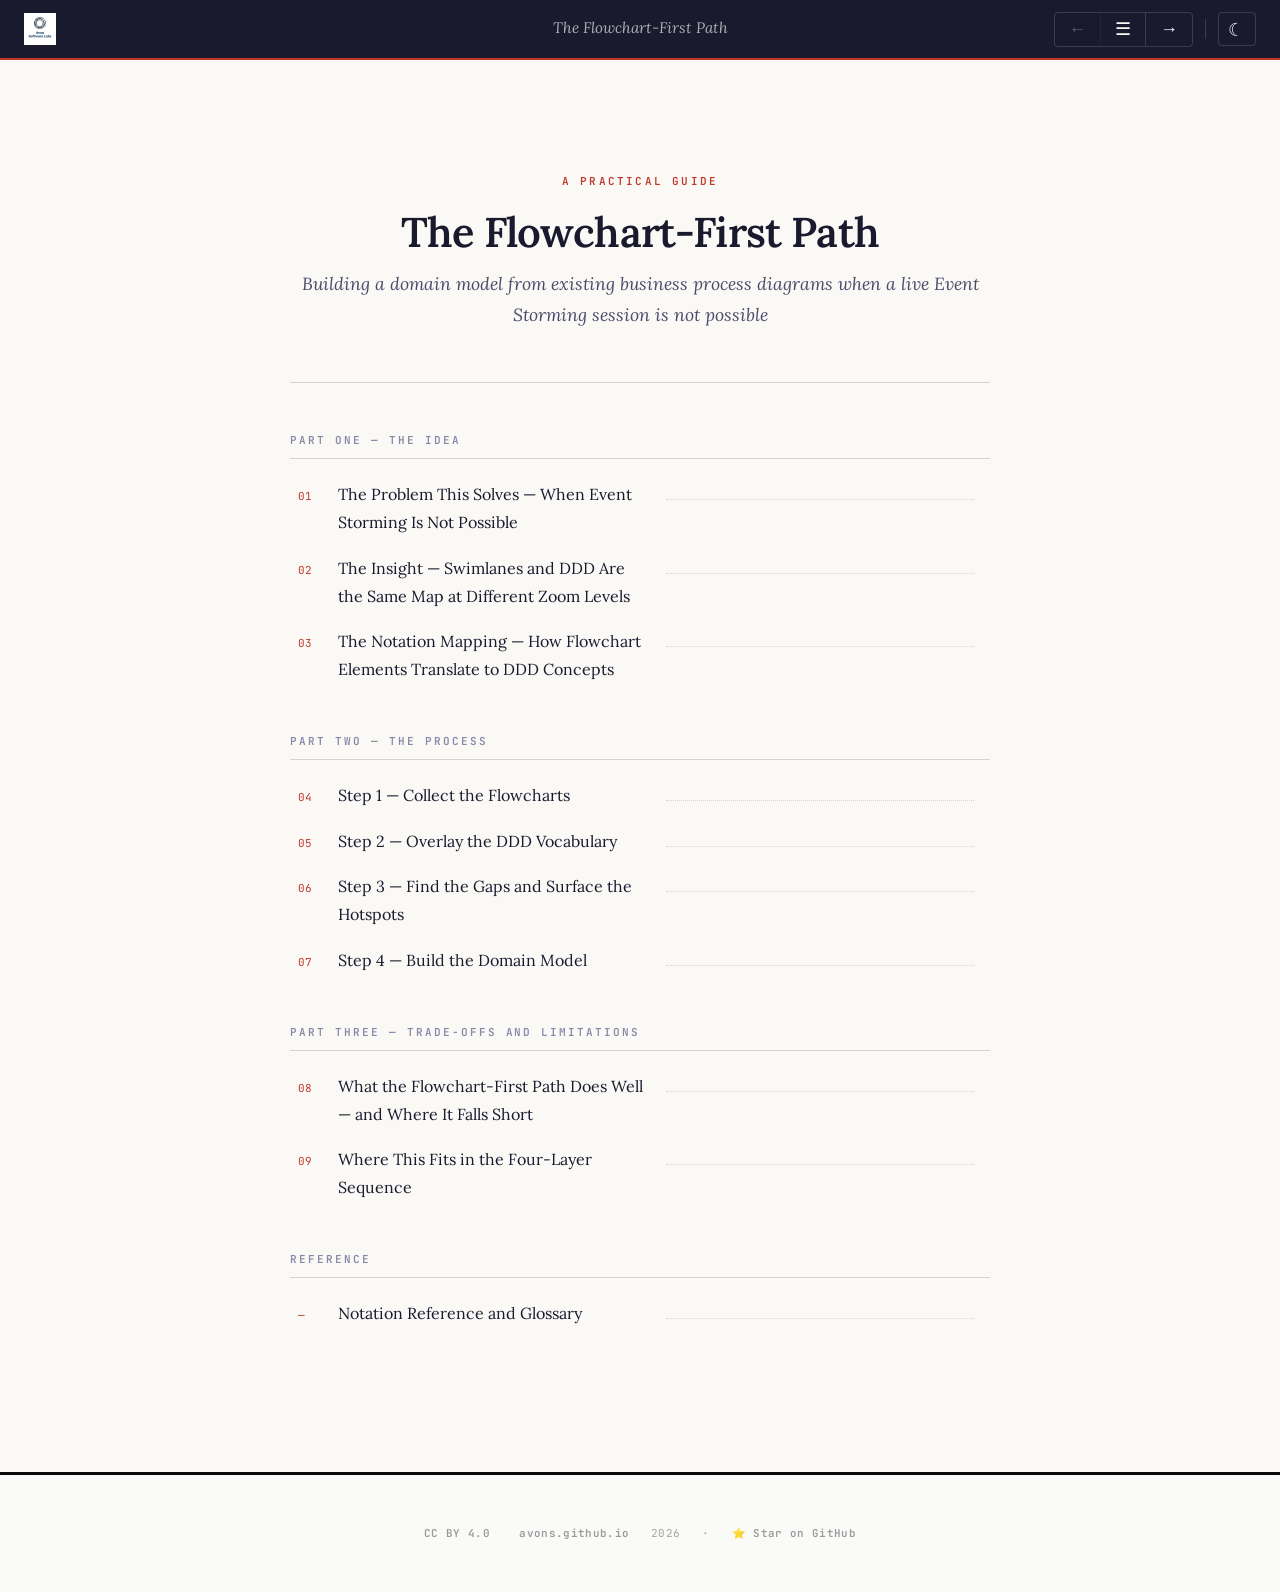
<file: guides/flowcharts/index.html>
<!DOCTYPE html>
<html lang="en">
<head>
<meta charset="UTF-8">
<meta name="viewport" content="width=device-width, initial-scale=1.0">
<title>The Flowchart-First Path — Avon Software Labs</title>
<link rel="preconnect" href="https://fonts.googleapis.com">
<link href="https://fonts.googleapis.com/css2?family=Lora:ital,wght@0,400;0,600;1,400&family=Source+Sans+3:wght@300;400;600&family=JetBrains+Mono:wght@400;500&display=swap" rel="stylesheet">
<link rel="stylesheet" href="../../assets/style.css?v=1.1">
<link rel="stylesheet" href="../../assets/guide.css?v=1.1">
<script src="../../assets/components.js?v=1.1" defer></script>
<script src="../../assets/guide.js?v=1.1" defer></script>

<meta name="description" content="A different path to the same destination — the domain model without the workshop">
<meta name="keywords" content="agentic engineering, LLM, AI, software development, DDD, BMAD, Attractor, design, architecture, brownfield, enterprise">
<meta name="author" content="Avon Software Labs">

<!-- Open Graph / Facebook -->
<meta property="og:type" content="article">
<meta property="og:url" content="https://avons.github.io/guides/flowcharts/">
<meta property="og:title" content="The Flowchart-First Path">
<meta property="og:description" content="A different path to the same destination — the domain model without the workshop">
<meta property="og:image" content="https://avons.github.io/assets/logo.png?v=1.1">

<!-- Twitter -->
<meta property="twitter:card" content="summary_large_image">
<meta property="twitter:url" content="https://avons.github.io/guides/flowcharts/">
<meta property="twitter:title" content="The Flowchart-First Path">
<meta property="twitter:description" content="A different path to the same destination — the domain model without the workshop">
<meta property="twitter:image" content="https://avons.github.io/assets/logo.png?v=1.1">

</head>
<body>

<guide-header title="The Flowchart-First Path"></guide-header>

<div class="guide-page active" id="page-0">
  <div class="toc-header">
    <div class="toc-label">A Practical Guide</div>
    <h1>The Flowchart-First Path</h1>
    <p class="subtitle">Building a domain model from existing business process diagrams when a live Event Storming session is not possible</p>
  </div>
  <div class="toc-part">
    <div class="toc-part-label">Part One — The Idea</div>
    <div class="toc-item" onclick="showPage(1)"><span class="toc-num">01</span><span class="toc-name">The Problem This Solves — When Event Storming Is Not Possible</span><span class="toc-dots"></span></div>
    <div class="toc-item" onclick="showPage(2)"><span class="toc-num">02</span><span class="toc-name">The Insight — Swimlanes and DDD Are the Same Map at Different Zoom Levels</span><span class="toc-dots"></span></div>
    <div class="toc-item" onclick="showPage(3)"><span class="toc-num">03</span><span class="toc-name">The Notation Mapping — How Flowchart Elements Translate to DDD Concepts</span><span class="toc-dots"></span></div>
  </div>
  <div class="toc-part">
    <div class="toc-part-label">Part Two — The Process</div>
    <div class="toc-item" onclick="showPage(4)"><span class="toc-num">04</span><span class="toc-name">Step 1 — Collect the Flowcharts</span><span class="toc-dots"></span></div>
    <div class="toc-item" onclick="showPage(5)"><span class="toc-num">05</span><span class="toc-name">Step 2 — Overlay the DDD Vocabulary</span><span class="toc-dots"></span></div>
    <div class="toc-item" onclick="showPage(6)"><span class="toc-num">06</span><span class="toc-name">Step 3 — Find the Gaps and Surface the Hotspots</span><span class="toc-dots"></span></div>
    <div class="toc-item" onclick="showPage(7)"><span class="toc-num">07</span><span class="toc-name">Step 4 — Build the Domain Model</span><span class="toc-dots"></span></div>
  </div>
  <div class="toc-part">
    <div class="toc-part-label">Part Three — Trade-offs and Limitations</div>
    <div class="toc-item" onclick="showPage(8)"><span class="toc-num">08</span><span class="toc-name">What the Flowchart-First Path Does Well — and Where It Falls Short</span><span class="toc-dots"></span></div>
    <div class="toc-item" onclick="showPage(9)"><span class="toc-num">09</span><span class="toc-name">Where This Fits in the Four-Layer Sequence</span><span class="toc-dots"></span></div>
  </div>
  <div class="toc-part">
    <div class="toc-part-label">Reference</div>
    <div class="toc-item" onclick="showPage(10)"><span class="toc-num">&#8212;</span><span class="toc-name">Notation Reference and Glossary</span><span class="toc-dots"></span></div>
  </div>
</div>

<div class="guide-page" id="page-1">
  <div class="part-header"><div class="part-num">Part One</div><h2>The Idea</h2><p>A different path to the same destination — the domain model without the workshop</p></div>
  <div class="chapter-eyebrow">Chapter 1</div>
  <span class="chapter-number">01</span>
  <h1 class="chapter-title">The Problem This Solves</h1>
  <p class="chapter-intro">Event Storming requires people in a room. The right people — domain experts who know the business deeply, developers who will build the software, enough diversity of knowledge that the model that emerges is genuinely grounded. In an ideal world, that room is always available. In enterprise reality, it frequently is not.</p>
  <h2>The Enterprise Constraints That Make Live Sessions Difficult</h2>
  <p>The domain expert who knows the returns process in detail is based in a different country and available for thirty minutes on Thursday. The regulatory team whose input is essential for the compliance domain will not participate in informal workshops — their process requires formal sign-off at defined stages, not sticky notes. The business process owner is willing to contribute but has already documented everything in Visio flowcharts that took six months to produce and she does not see the point of redoing the work.</p>
  <p>These are not excuses. They are real constraints that determine what is actually possible in large organisations. A methodology that only works when all the right people can spend a full day in the same room will be bypassed or ignored in every situation where that condition isn't met — which is most situations in most enterprises.</p>
  <div class="callout"><div class="callout-label">The Alternative Path</div><p>Most organisations already have swimlane flowcharts — produced for ISO certification, regulatory compliance, process improvement initiatives, or onboarding documentation. These flowcharts are sitting on shared drives, rarely consulted, gradually becoming inaccurate. <strong>They are also, with the right eyes, the raw material for a domain model. The DDD practitioner's job is to read them in a new way — not as process documentation, but as an unstructured Event Storming output waiting to be organised.</strong></p></div>
  <h2>The Flowchart-First Path</h2>
  <p>The flowchart-first path is an alternative route to the same destination as Event Storming — a grounded domain model expressed in DDD terminology. Instead of surfacing knowledge in a live workshop, it works from existing documentation that the business has already produced. The DDD practitioner overlays the Event Storming vocabulary on the existing diagrams, identifies what is present, what is missing, and what is ambiguous, and then uses targeted async conversations to fill the gaps.</p>
  <p>The output is equivalent in structure to a Design Level Event Storming result — Bounded Contexts, Domain Events, Commands, Actors, and Policies — derived from documentation that already exists rather than knowledge that had to be freshly extracted. The process is slower than a well-run live session. It is also more accessible, more inclusive of stakeholders who won't participate in workshops, and more respectful of existing documentation investments.</p>
  <hr class="section-rule">
  <p style="color: var(--guide-ink-faint);font-size:.9rem;font-style:italic;">Next: the insight that makes this work — swimlanes and DDD are the same map at different zoom levels.</p>
</div>

<div class="guide-page" id="page-2">
  <div class="chapter-eyebrow">Chapter 2</div>
  <span class="chapter-number">02</span>
  <h1 class="chapter-title">The Insight — Swimlanes and DDD Are the Same Map at Different Zoom Levels</h1>
  <p class="chapter-intro">The swimlane flowchart and the Event Storming output are not two different things. They are two representations of the same underlying business reality, drawn at different levels of abstraction with different vocabularies. Once you see this, the flowchart-first path becomes obvious.</p>
  <h2>What a Swimlane Flowchart Already Captures</h2>
  <p>The swimlane flowchart was invented in the 1990s as a way to show business processes with explicit ownership — which department or role is responsible for each step. It became standard practice for process documentation in quality management, regulatory compliance, and business process reengineering. By the 2000s, every major enterprise had accumulated libraries of them.</p>
  <p>Look at a well-drawn swimlane through a DDD lens and the correspondence is immediate. Each lane represents an Actor or a team — which maps directly to the pink Actor stickies of Event Storming. Each process box inside a lane represents a step that someone performs — a Command in DDD terminology. Each handoff arrow between lanes — the moment a process transfers from one lane to another — represents something that has happened that triggers the next step. That is a Domain Event. The lane boundaries themselves, where the vocabulary and the responsibility shift from one department to another, are the natural locations of Bounded Context boundaries.</p>
  <p>The decision diamond — the branching point where the process takes one of two paths depending on a condition — is a Policy. "Whenever the return value exceeds £500, route to senior review" is exactly the purple sticky note formulation: "Whenever X, do Y automatically."</p>
  <div class="callout"><div class="callout-label">Three Levels of the Same Map</div><p>A swimlane flowchart shows <strong>how work flows between people and departments</strong> — the operational process view. A subdomain map shows <strong>what the business is made of and what matters strategically</strong> — the business capability view. A Context Map shows <strong>which software owns what and how systems relate</strong> — the system architecture view. These three are not competing representations. They are the same territory described at increasing levels of abstraction. The swimlane is the foundation that both of the others can be derived from — if you know how to read it.</p></div>
  <h2>The German Engineering Parallel</h2>
  <p>There is a pleasing connection here to the Pflichtenheft tradition discussed in the Attractor guide. German engineering culture has always insisted on precise process documentation before any system is built — contractually binding, comprehensive, owned by the business. The swimlane flowchart is the closest equivalent in British and American practice. Both cultures were already doing domain modelling. They just weren't calling it that, and they weren't connecting it to the software design that followed.</p>
  <p>The flowchart-first path is, in a sense, retrofitting the DDD vocabulary onto a documentation tradition that predates DDD by decades. The business was always describing its domain. The missing step was the discipline of reading that description through a lens that makes it useful for software design.</p>
  <h2>What the Swimlane Misses</h2>
  <p>The correspondence is genuine but not complete. Swimlane flowcharts have systematic gaps that the DDD overlay will expose. They typically show the happy path and mention exceptions only briefly. They rarely capture the implicit policies — the business rules that govern automatic reactions — because those rules live in people's heads and are assumed to be obvious. They don't distinguish between process steps that are truly atomic business events and steps that are administrative logistics. And they don't capture the language precisely enough — the same step might be described differently by different authors, masking a real conceptual distinction.</p>
  <p>These gaps are not failures of the flowchart. They are the reason the DDD practitioner's job is to overlay, not just to transcribe. The overlay process surfaces what is missing as much as what is present.</p>
  <hr class="section-rule">
  <p style="color: var(--guide-ink-faint);font-size:.9rem;font-style:italic;">Next: the notation mapping — a precise translation table between flowchart elements and DDD concepts.</p>
</div>

<div class="guide-page" id="page-3">
  <div class="chapter-eyebrow">Chapter 3</div>
  <span class="chapter-number">03</span>
  <h1 class="chapter-title">The Notation Mapping — How Flowchart Elements Translate to DDD Concepts</h1>
  <p class="chapter-intro">The translation between swimlane notation and Event Storming vocabulary is systematic. Every element in a standard swimlane flowchart has a DDD equivalent. Knowing the mapping precisely is what makes the overlay step both fast and rigorous.</p>
  <h2>The Complete Mapping</h2>
  <div class="map-row">
    <div class="map-cell header">Flowchart Element</div>
    <div class="map-cell header">DDD / Event Storming Equivalent</div>
    <div class="map-cell header">Notes on Translation</div>
  </div>
  <div class="map-row">
    <div class="map-cell flowchart">Swimlane (horizontal band)</div>
    <div class="map-cell ddd">Actor / Role + candidate Bounded Context boundary</div>
    <div class="map-cell note">Lane = who owns the work. Lane boundary = where language and responsibility shifts — candidate context boundary.</div>
  </div>
  <div class="map-row">
    <div class="map-cell flowchart">Process box (rectangle)</div>
    <div class="map-cell ddd">Command (imperative) + implied Domain Event (past tense)</div>
    <div class="map-cell note">"Approve Return" is the Command. "ReturnApproved" is the Domain Event it produces. Both are usually implied by one box.</div>
  </div>
  <div class="map-row">
    <div class="map-cell flowchart">Handoff arrow between lanes</div>
    <div class="map-cell ddd">Domain Event crossing a context boundary</div>
    <div class="map-cell note">The most important element. A cross-lane arrow is always a Domain Event — something happened that triggered work in a different part of the business.</div>
  </div>
  <div class="map-row">
    <div class="map-cell flowchart">Decision diamond (Yes/No branch)</div>
    <div class="map-cell ddd">Policy (purple sticky)</div>
    <div class="map-cell note">"If value &gt; £500, route to senior review" is a Policy: "Whenever ReturnRequested AND value &gt; £500, flag for SeniorReview." Name the condition explicitly.</div>
  </div>
  <div class="map-row">
    <div class="map-cell flowchart">Start / End oval</div>
    <div class="map-cell ddd">Pivotal Domain Event</div>
    <div class="map-cell note">The start event is what triggered the process. The end event is what the process produces. Both are important anchors for the domain model.</div>
  </div>
  <div class="map-row">
    <div class="map-cell flowchart">External entity (box outside lanes)</div>
    <div class="map-cell ddd">External System (lilac in Event Storming)</div>
    <div class="map-cell note">Payment gateway, ERP, logistics provider. Not part of the domain model but an integration point that must be named.</div>
  </div>
  <div class="map-row">
    <div class="map-cell flowchart">Document symbol</div>
    <div class="map-cell ddd">Read Model (information needed to make a decision)</div>
    <div class="map-cell note">A document or report referenced in a process step is usually a Read Model — the data an Actor needs to issue the next Command.</div>
  </div>
  <div class="map-row">
    <div class="map-cell flowchart">Delay / Wait symbol</div>
    <div class="map-cell ddd">Time-based Policy or SLA trigger</div>
    <div class="map-cell note">"Wait 24 hours" is usually a Policy: "Whenever 24 hours elapse after ReturnRequested with no action, escalate automatically."</div>
  </div>

  <div class="diagram-wrap">
    <svg class="diagram" viewBox="0 0 680 360" xmlns="http://www.w3.org/2000/svg">
      <text x="340" y="18" text-anchor="middle" font-family="Source Sans 3,sans-serif" font-size="11" fill="#8888aa" letter-spacing="1" font-weight="600">SIDE BY SIDE — CONVENTIONAL vs DDD-ANNOTATED SWIMLANE</text>
      <defs>
        <marker id="arr-fc" markerWidth="7" markerHeight="7" refX="5" refY="3" orient="auto"><path d="M0,0 L0,6 L7,3 z" fill="#4a4a6a"/></marker>
        <marker id="arr-ddd" markerWidth="7" markerHeight="7" refX="5" refY="3" orient="auto"><path d="M0,0 L0,6 L7,3 z" fill="#4a9068"/></marker>
      </defs>

      <!-- LEFT — Conventional -->
      <text x="165" y="38" text-anchor="middle" font-family="Source Sans 3,sans-serif" font-size="10" fill="#8888aa" font-weight="600" letter-spacing="1">CONVENTIONAL</text>
      <!-- Lane 1 -->
      <rect x="20" y="48" width="290" height="80" rx="0" fill="#f4f1ea" stroke="#d8d4cb" stroke-width="1"/>
      <text x="30" y="68" font-family="Source Sans 3,sans-serif" font-size="9" fill="#8888aa" font-weight="600">Customer</text>
      <rect x="80" y="58" width="80" height="32" rx="4" fill="white" stroke="#4a4a6a" stroke-width="1.5"/>
      <text x="120" y="78" text-anchor="middle" font-family="Source Sans 3,sans-serif" font-size="9" fill="#1a1a2e">Submit Return</text>
      <line x1="160" y1="74" x2="188" y2="74" stroke="#4a4a6a" stroke-width="1.5" marker-end="url(#arr-fc)"/>
      <!-- Lane 2 -->
      <rect x="20" y="128" width="290" height="80" rx="0" fill="#faf9f6" stroke="#d8d4cb" stroke-width="1"/>
      <text x="30" y="148" font-family="Source Sans 3,sans-serif" font-size="9" fill="#8888aa" font-weight="600">Customer Service</text>
      <rect x="80" y="140" width="80" height="32" rx="4" fill="white" stroke="#4a4a6a" stroke-width="1.5"/>
      <text x="120" y="160" text-anchor="middle" font-family="Source Sans 3,sans-serif" font-size="9" fill="#1a1a2e">Review Request</text>
      <!-- Decision -->
      <polygon points="210,156 225,140 240,156 225,172" fill="white" stroke="#4a4a6a" stroke-width="1.5"/>
      <text x="225" y="153" text-anchor="middle" font-family="Source Sans 3,sans-serif" font-size="7" fill="#4a4a6a">High</text>
      <text x="225" y="163" text-anchor="middle" font-family="Source Sans 3,sans-serif" font-size="7" fill="#4a4a6a">value?</text>
      <line x1="160" y1="156" x2="208" y2="156" stroke="#4a4a6a" stroke-width="1.5" marker-end="url(#arr-fc)"/>
      <!-- Lane 3 -->
      <rect x="20" y="208" width="290" height="80" rx="0" fill="#f4f1ea" stroke="#d8d4cb" stroke-width="1"/>
      <text x="30" y="228" font-family="Source Sans 3,sans-serif" font-size="9" fill="#8888aa" font-weight="600">Finance</text>
      <rect x="80" y="220" width="80" height="32" rx="4" fill="white" stroke="#4a4a6a" stroke-width="1.5"/>
      <text x="120" y="240" text-anchor="middle" font-family="Source Sans 3,sans-serif" font-size="9" fill="#1a1a2e">Process Refund</text>
      <!-- Cross-lane arrow -->
      <line x1="120" y1="172" x2="120" y2="218" stroke="#4a4a6a" stroke-width="1.5" stroke-dasharray="4,3" marker-end="url(#arr-fc)"/>
      <text x="165" y="330" text-anchor="middle" font-family="Source Sans 3,sans-serif" font-size="10" fill="#8888aa" font-style="italic">Process steps, ownership implied</text>

      <!-- RIGHT — DDD annotated -->
      <text x="510" y="38" text-anchor="middle" font-family="Source Sans 3,sans-serif" font-size="10" fill="#4a9068" font-weight="600" letter-spacing="1">DDD-ANNOTATED</text>
      <!-- Lane 1 — Customer -->
      <rect x="365" y="48" width="290" height="80" rx="0" fill="#eef4f0" stroke="#4a9068" stroke-width="1.5"/>
      <text x="378" y="62" font-family="Source Sans 3,sans-serif" font-size="9" fill="#4a9068" font-weight="600">Actor: Customer</text>
      <!-- Command box -->
      <rect x="410" y="66" width="90" height="28" rx="3" fill="#2980b9"/>
      <text x="455" y="76" text-anchor="middle" font-family="Source Sans 3,sans-serif" font-size="8" fill="white" font-weight="600">RequestReturn</text>
      <text x="455" y="87" text-anchor="middle" font-family="Source Sans 3,sans-serif" font-size="7" fill="rgba(255,255,255,.7)">Command</text>
      <!-- Event -->
      <rect x="510" y="66" width="100" height="28" rx="3" fill="#f39c12"/>
      <text x="560" y="76" text-anchor="middle" font-family="Source Sans 3,sans-serif" font-size="8" fill="white" font-weight="600">ReturnRequested</text>
      <text x="560" y="87" text-anchor="middle" font-family="Source Sans 3,sans-serif" font-size="7" fill="rgba(255,255,255,.7)">Domain Event</text>
      <line x1="502" y1="80" x2="508" y2="80" stroke="#4a9068" stroke-width="1.5" marker-end="url(#arr-ddd)"/>

      <!-- Lane 2 — Customer Service Context -->
      <rect x="365" y="128" width="290" height="80" rx="0" fill="#faf9f6" stroke="#c0392b" stroke-width="1.5"/>
      <text x="378" y="142" font-family="Source Sans 3,sans-serif" font-size="9" fill="#c0392b" font-weight="600">BC: Customer Service Context</text>
      <!-- Command -->
      <rect x="375" y="150" width="90" height="28" rx="3" fill="#2980b9"/>
      <text x="420" y="160" text-anchor="middle" font-family="Source Sans 3,sans-serif" font-size="8" fill="white" font-weight="600">ReviewReturn</text>
      <text x="420" y="171" text-anchor="middle" font-family="Source Sans 3,sans-serif" font-size="7" fill="rgba(255,255,255,.7)">Command</text>
      <!-- Policy diamond -->
      <rect x="478" y="148" width="80" height="32" rx="3" fill="#8e44ad"/>
      <text x="518" y="160" text-anchor="middle" font-family="Source Sans 3,sans-serif" font-size="7" fill="white" font-weight="600">When value</text>
      <text x="518" y="170" text-anchor="middle" font-family="Source Sans 3,sans-serif" font-size="7" fill="white" font-weight="600">&gt;500 flag</text>
      <text x="518" y="188" text-anchor="middle" font-family="Source Sans 3,sans-serif" font-size="7" fill="#8e44ad">Policy</text>
      <line x1="467" y1="164" x2="476" y2="164" stroke="#4a9068" stroke-width="1.5" marker-end="url(#arr-ddd)"/>

      <!-- Lane 3 — Finance Context -->
      <rect x="365" y="208" width="290" height="80" rx="0" fill="#f5f0e8" stroke="#e67e22" stroke-width="1.5"/>
      <text x="378" y="222" font-family="Source Sans 3,sans-serif" font-size="9" fill="#e67e22" font-weight="600">BC: Finance Context</text>
      <rect x="420" y="228" width="90" height="28" rx="3" fill="#2980b9"/>
      <text x="465" y="238" text-anchor="middle" font-family="Source Sans 3,sans-serif" font-size="8" fill="white" font-weight="600">IssueRefund</text>
      <text x="465" y="249" text-anchor="middle" font-family="Source Sans 3,sans-serif" font-size="7" fill="rgba(255,255,255,.7)">Command</text>
      <rect x="525" y="228" width="100" height="28" rx="3" fill="#f39c12"/>
      <text x="575" y="238" text-anchor="middle" font-family="Source Sans 3,sans-serif" font-size="8" fill="white" font-weight="600">RefundIssued</text>
      <text x="575" y="249" text-anchor="middle" font-family="Source Sans 3,sans-serif" font-size="7" fill="rgba(255,255,255,.7)">Domain Event</text>
      <line x1="512" y1="242" x2="523" y2="242" stroke="#4a9068" stroke-width="1.5" marker-end="url(#arr-ddd)"/>

      <!-- Cross-context Domain Event arrow -->
      <line x1="560" y1="96" x2="560" y2="126" stroke="#f39c12" stroke-width="2" marker-end="url(#arr-ddd)"/>
      <text x="575" y="115" font-family="Source Sans 3,sans-serif" font-size="7" fill="#f39c12" font-style="italic">event crosses</text>
      <line x1="465" y1="180" x2="465" y2="226" stroke="#f39c12" stroke-width="2" marker-end="url(#arr-ddd)"/>
      <text x="480" y="206" font-family="Source Sans 3,sans-serif" font-size="7" fill="#f39c12" font-style="italic">ReturnApproved</text>

      <text x="510" y="330" text-anchor="middle" font-family="Source Sans 3,sans-serif" font-size="10" fill="#4a9068" font-style="italic">Contexts named, events explicit, policies visible</text>
    </svg>
    <div class="diagram-caption">The same Meridian Retail returns process — conventional swimlane on the left, DDD-annotated on the right. The information is identical. The vocabulary makes it actionable for domain modelling and specification writing.</div>
  </div>
  <hr class="section-rule">
  <p style="color: var(--guide-ink-faint);font-size:.9rem;font-style:italic;">Next: Step 1 — collecting and assessing the flowcharts you have to work with.</p>
</div>

<div class="guide-page" id="page-4">
  <div class="part-header"><div class="part-num">Part Two</div><h2>The Process</h2><p>Four steps from existing flowcharts to a domain model ready for specification writing</p></div>
  <div class="chapter-eyebrow">Chapter 4</div>
  <span class="chapter-number">04</span>
  <h1 class="chapter-title">Step 1 — Collect the Flowcharts</h1>
  <p class="chapter-intro">The starting point is an audit — finding what exists, assessing its quality, and identifying the coverage gaps before the overlay work begins. This step is often underestimated. The quality and completeness of what you collect determines the quality of what you can produce.</p>
  <h2>Where Flowcharts Live in Enterprise Organisations</h2>
  <p>Business process documentation accumulates in specific places depending on what drove its creation. ISO 9001 and ISO 27001 certification programmes produce the most comprehensive coverage — detailed swimlane diagrams for every significant business process, maintained and reviewed annually. Regulatory compliance exercises produce focused documentation for the processes regulators care about. Business process reengineering projects from the 2000s and early 2010s produced extensive libraries that are now frequently outdated but still describe the underlying business logic correctly even where the tooling has changed.</p>
  <p>The places to look: quality management systems, compliance documentation repositories, SharePoint process libraries, training material (which often contains the clearest process diagrams because they had to be understood by someone new), and the personal files of long-serving operations managers who documented their processes for their own reference.</p>
  <h2>Assessing What You Find</h2>
  <p>Not all flowcharts are equally useful. Assess each document on three dimensions before including it in the overlay exercise.</p>
  <div class="step-block"><div class="step-num">ASSESS 01</div><p><strong>Recency and accuracy</strong> — how recently was this reviewed against actual practice? A flowchart from 2018 describes how the business worked in 2018. The process may have changed significantly since then, particularly around any system migrations or reorganisations. Use it as a starting point, not as ground truth.</p></div>
  <div class="step-block"><div class="step-num">ASSESS 02</div><p><strong>Coverage of the domain you care about</strong> — does it cover the full end-to-end process, or only a slice? A flowchart that shows the customer-facing returns process but stops at "send to warehouse" misses the fulfilment half. Note the gaps explicitly — they become targeted questions for the async follow-up conversations.</p></div>
  <div class="step-block"><div class="step-num">ASSESS 03</div><p><strong>Author knowledge</strong> — who drew this and how did they know what they knew? A flowchart drawn by the team that actually does the work carries different authority than one drawn by a business analyst who observed the process once. Understanding the provenance helps you calibrate how much you trust each element.</p></div>
  <h2>What to Do When Flowcharts Don't Exist</h2>
  <p>Some organisations have no process documentation at all. In this case, the flowchart-first path requires a lightweight documentation step before the overlay can begin. Ask the domain expert to draw the process as they understand it — even a rough sketch on paper is sufficient. The goal is not a polished document. It is an externalisation of the expert's mental model that the DDD practitioner can then work with. The imprecision in the sketch is information — it shows where the expert's own understanding is fuzzy, which is exactly where the domain model will be most important.</p>
  <div class="tool-note"><div class="tool-note-label">A Note on Tooling</div><p>A small number of diagramming tools are beginning to support DDD-aware notation — allowing process maps and domain models to coexist in the same diagram with explicit support for Events, Commands, and Bounded Context boundaries. If your organisation is selecting or evaluating diagramming tools, it is worth checking whether candidates support this kind of hybrid notation. The tooling landscape is evolving quickly in this area. Any specific tool recommendation here would likely be outdated within a year, so evaluate based on current capability rather than reputation.</p></div>
  <hr class="section-rule">
  <p style="color: var(--guide-ink-faint);font-size:.9rem;font-style:italic;">Next: Step 2 — overlaying the DDD vocabulary on what you have collected.</p>
</div>

<div class="guide-page" id="page-5">
  <div class="chapter-eyebrow">Chapter 5</div>
  <span class="chapter-number">05</span>
  <h1 class="chapter-title">Step 2 — Overlay the DDD Vocabulary</h1>
  <p class="chapter-intro">The overlay step is where the DDD practitioner's skill is most needed. It is not transcription — it is interpretation. The same flowchart element can map to different DDD concepts depending on context. The practitioner's job is to make those distinctions deliberately and consistently.</p>
  <h2>The Working Method</h2>
  <p>Work through each flowchart systematically, applying the notation mapping from Chapter 3. The most productive approach is to work on a digital copy of the flowchart and annotate each element with its DDD equivalent — using colour coding that mirrors the Event Storming convention (orange for Domain Events, blue for Commands, purple for Policies, pink for Actors, context boundary lines between lanes where appropriate).</p>
  <p>The annotation is a conversation with the flowchart. As you work, you will encounter elements that don't map cleanly. A process box that is neither clearly a Command nor clearly an administrative step. A lane that seems to span two different business concerns and may need to be split into two Bounded Contexts. A decision diamond whose condition is too vague to express as a Policy without knowing more about the business rule behind it. These ambiguities are not problems to resolve by guessing — they are the hotspots that Step 3 will address.</p>
  <h2>Naming Domain Events Correctly</h2>
  <p>The most important discipline in the overlay step is naming Domain Events correctly. The flowchart will give you process step names in various formats — imperative ("Approve Return"), noun ("Return Approval"), gerund ("Approving Return"). These need to be converted to past tense business language: <em>ReturnApproved</em>.</p>
  <p>The naming discipline matters because it forces a question that the flowchart doesn't answer: what exactly happened? "Return Approval" is a step. "ReturnApproved" is a fact — a specific thing that is now true about the world. Making this precise often reveals that what looked like one step in the flowchart is actually two or three different events depending on the circumstances. A return might be automatically approved (AutoApprovalGranted), approved by an agent after review (ReturnApprovedByAgent), or approved after escalation to a senior agent (ReturnEscalatedAndApproved). The flowchart shows one box. The business has three distinct facts.</p>
  <h2>Naming Bounded Contexts</h2>
  <p>Don't name Bounded Contexts after departments. Department names change. Departments merge and split. They carry organisational politics that shouldn't be embedded in a software model. Name contexts after the business capability they own: <em>Ordering</em>, not <em>Sales Department</em>. <em>Fulfilment</em>, not <em>Warehouse Operations</em>. <em>Customer Service</em>, not <em>Contact Centre</em>. The capability name will outlast the organisational structure.</p>
  <div class="callout"><div class="callout-label">The Most Revealing Moment</div><p>The moment in the overlay process that produces the most insight is when you encounter the same word used differently in two adjacent lanes. The customer service lane uses "customer" to mean anyone who has raised a ticket. The finance lane uses "customer" to mean any legal entity that owes money. These are not the same concept. The flowchart treats them as one word, which is why the system built from it has always had confusing data. <strong>The DDD overlay makes this visible before any specification is written — which is the entire point of the exercise.</strong></p></div>
  <hr class="section-rule">
  <p style="color: var(--guide-ink-faint);font-size:.9rem;font-style:italic;">Next: Step 3 — identifying the gaps and surfacing them as targeted questions.</p>
</div>

<div class="guide-page" id="page-6">
  <div class="chapter-eyebrow">Chapter 6</div>
  <span class="chapter-number">06</span>
  <h1 class="chapter-title">Step 3 — Find the Gaps and Surface the Hotspots</h1>
  <p class="chapter-intro">The overlay step tells you what the flowcharts contain. This step tells you what they don't contain — and what that missing information is worth finding. Not every gap matters equally. The discipline is triaging which gaps will produce specification failures if left unfilled.</p>
  <h2>The Four Categories of Gap</h2>
  <p>Gaps in flowchart-derived domain models fall into four predictable categories. Working through each systematically produces a targeted list of questions for the async follow-up conversations that replace the live workshop.</p>
  <div class="step-block"><div class="step-num">GAP TYPE 01 — Missing Policies</div><p><strong>The implicit business rules that govern automatic reactions.</strong> Flowcharts show what happens in the normal case. They rarely show what happens automatically when a condition is met. "When order value exceeds £500, automatically flag for senior review" is a Policy that almost certainly exists in the business but will not appear in the flowchart unless someone thought to draw it explicitly. Surface these by asking: for each Domain Event, what happens automatically in response? Who decides, and under what conditions?</p></div>
  <div class="step-block"><div class="step-num">GAP TYPE 02 — Missing Exception Paths</div><p><strong>The cases where the happy path breaks down.</strong> Business flowcharts are drawn for the normal case. The returns process that appears straightforward has dozens of exceptions: the item is lost in transit, the customer disputes the return reason, the refund fails due to an expired card, the returned item is damaged beyond resale. Each exception is a Domain Event and a set of Commands that the model must include.</p></div>
  <div class="step-block"><div class="step-num">GAP TYPE 03 — Ambiguous Terminology</div><p><strong>The words that appear in multiple lanes with possibly different meanings.</strong> These are the Ubiquitous Language violations that the overlay step will have flagged. Each one needs a targeted question: in your team's context, when you say X, do you mean A or B? Is this the same X that the finance team refers to, or a different concept with the same name?</p></div>
  <div class="step-block"><div class="step-num">GAP TYPE 04 — Missing Context Boundaries</div><p><strong>The places where responsibility is unclear.</strong> A process step that appears in one lane but logically seems to belong in another. A handoff that crosses multiple lanes simultaneously. A decision point where it's not clear which team actually makes the call. These unclear boundaries are where the most integration complexity will live in the eventual system.</p></div>
  <h2>The Async Follow-Up</h2>
  <p>The output of this step is a structured set of questions — specific, targeted, and grouped by the domain expert who can best answer them. Not a generic "can we have a meeting" request, but a document that says: "I've reviewed the returns process flowchart and have five specific questions about the fraud flagging logic. Could you review these and respond by end of week?"</p>
  <p>This format respects the domain expert's time, produces answers that are directly useful, and creates a documented record of the decisions made — which is itself a valuable addition to the domain model. The answers become part of the specification foundation.</p>
  <hr class="section-rule">
  <p style="color: var(--guide-ink-faint);font-size:.9rem;font-style:italic;">Next: Step 4 — assembling the domain model from what the overlay and the conversations have produced.</p>
</div>

<div class="guide-page" id="page-7">
  <div class="chapter-eyebrow">Chapter 7</div>
  <span class="chapter-number">07</span>
  <h1 class="chapter-title">Step 4 — Build the Domain Model</h1>
  <p class="chapter-intro">With the overlay complete and the gaps filled through targeted conversations, the raw material for a domain model exists. This step assembles it into the structured form that BMAD's planning sessions and eventually the NLSpec require.</p>
  <h2>What the Domain Model Needs to Contain</h2>
  <p>The domain model produced by the flowchart-first path should contain the same elements as a Design Level Event Storming output: named Bounded Contexts with their Ubiquitous Language, a timeline of Domain Events within each context, the Commands and Actors that produce those events, the Policies that govern automatic reactions, the Read Models that Actors need to make decisions, and the integration events that flow between contexts.</p>
  <p>It should also contain explicit documentation of every naming decision made during the overlay — why "customer" in the Customer Service context means something different from "customer" in the Finance context, why the returns process was split into four distinct streams rather than treated as one, why the fraud flag policy was captured as an explicit Policy rather than embedded in a process step. These decisions are part of the domain model. They explain the model to anyone who reads it later.</p>
  <h2>The Context Map</h2>
  <p>The integration events between Bounded Contexts — the cross-lane handoff arrows that the overlay translated into Domain Events — become the Context Map. Name each integration relationship explicitly: is the Finance context conforming to what the Customer Service context publishes, or is there a negotiated Customer-Supplier relationship? Is there an Anticorruption Layer needed to protect the Finance model from the Customer Service model's assumptions? The flowchart shows the integration. The Context Map names the relationship type, which determines the design approach.</p>
  <h2>Validation — The Final Step Before Handoff</h2>
  <p>Before the domain model is handed to the BMAD planning session or used as the basis for an NLSpec, validate it with the domain experts who contributed to it. Not a formal review meeting — a document they can read and comment on asynchronously. The question to ask: does this model match how you think about the business? Is there anything here that doesn't feel right? Is there anything missing that you would expect to see?</p>
  <p>This validation is not optional. The model was built from documentation and async conversations, not from the rich, contested, clarifying experience of a live session. There will be things it missed. The validation step is the opportunity to catch them before they become specification errors.</p>
  <div class="callout"><div class="callout-label">The Output and Its Practical Status</div><p>A domain model built through the flowchart-first path is a good starting point, not a finished product. It is more complete than a model built from pure assumption, more grounded than an architect's sketch, and more practical than waiting indefinitely for the perfect Event Storming session. <strong>Treat it as a validated hypothesis rather than a verified fact. The implementation work will surface additional refinements. Plan for iteration, not for perfection at handoff.</strong></p></div>
  <hr class="section-rule">
  <p style="color: var(--guide-ink-faint);font-size:.9rem;font-style:italic;">Next: a realistic look of what the flowchart-first path does well and where it falls short.</p>
</div>

<div class="guide-page" id="page-8">
  <div class="part-header"><div class="part-num">Part Three</div><h2>Trade-offs and Limitations</h2><p>What this approach delivers, what it doesn't, and where it sits in the larger picture</p></div>
  <div class="chapter-eyebrow">Chapter 8</div>
  <span class="chapter-number">08</span>
  <h1 class="chapter-title">What the Flowchart-First Path Does Well — and Where It Falls Short</h1>
  <p class="chapter-intro">The flowchart-first path is a genuinely useful technique with real limitations. Understanding both realistically is more useful than either uncritical enthusiasm or reflexive scepticism.</p>
  <h2>What It Does Well</h2>
  <p>It respects existing work. Business process documentation took time, expertise, and organisational effort to produce. The flowchart-first path builds on that investment rather than ignoring it. The business stakeholders who produced the original documentation are more receptive to a process that uses their work as a starting point than one that dismisses it in favour of a new methodology.</p>
  <p>It works asynchronously. The domain expert contributes by providing documentation and answering targeted questions at their own pace. There is no requirement for a full-day synchronous session. This makes the approach viable in globally distributed organisations, regulated industries with formal participation requirements, and organisations where senior domain experts are constrained by time.</p>
  <p>It produces an auditable trail. The progression from original flowchart through DDD overlay through gap-filling conversations to final domain model is documented at every step. In regulated industries, this traceability is not a nice-to-have — it is a compliance requirement.</p>
  <p>It surfaces existing documentation gaps. The overlay process reliably identifies places where the flowchart is ambiguous, outdated, or incomplete. These gaps are valuable information even if the domain model weren't the goal — they represent risks in the existing process documentation that the organisation needs to address anyway.</p>
  <h2>Where It Falls Short</h2>
  <p>It misses the energy of the room. A live Event Storming session produces something the flowchart-first path cannot replicate: the spontaneous collisions between perspectives that generate unexpected insight. The finance director and the warehouse manager in the same room, looking at the same timeline, discovering that their understanding of what happens at order dispatch are fundamentally different — that discovery happens in ten minutes of conversation and changes the model significantly. In the async flowchart process, that collision may not happen at all.</p>
  <p>It is limited by the quality of the source documentation. Happy-path flowcharts produce happy-path domain models. If the existing documentation doesn't show the exception paths, the fraud cases, the edge conditions that cause the most implementation pain, the overlay won't surface them. The gap-finding step helps, but it can only ask questions about gaps the practitioner has thought to look for.</p>
  <p>It is slower. A well-run two-day Event Storming session produces a domain model of equivalent depth in a fraction of the elapsed time. The async back-and-forth of the flowchart-first path across a distributed organisation can take weeks to produce what a good in-person session produces in two days.</p>
  <hr class="section-rule">
  <p style="color: var(--guide-ink-faint);font-size:.9rem;font-style:italic;">Next: where the flowchart-first path sits in the four-layer sequence — and when to use it.</p>
</div>

<div class="guide-page" id="page-9">
  <div class="chapter-eyebrow">Chapter 9</div>
  <span class="chapter-number">09</span>
  <h1 class="chapter-title">Where This Fits in the Four-Layer Sequence</h1>
  <p class="chapter-intro">The flowchart-first path is an alternative implementation of Layer 2 — the domain discovery layer — not a replacement for the entire sequence. Understanding where it fits determines when to use it and when to insist on the live workshop alternative.</p>
  <h2>It Is Layer 2, Not a Shortcut Around It</h2>
  <p>The synthesis guide describes four layers: DDD as the conceptual foundation, Event Storming as the discovery method, BMAD as the structured execution framework, and Attractor as the lights-out factory. The flowchart-first path replaces the Event Storming workshop in Layer 2. It does not replace Layer 1 — the DDD conceptual framework is still required to make sense of what the flowcharts contain. It does not compress Layers 3 and 4 — the domain model produced still needs to feed into BMAD's planning chain before any agent begins implementation.</p>
  <p>The output of the flowchart-first path is equivalent in form to a Design Level Event Storming output — a grounded domain model with named Bounded Contexts, Domain Events, Commands, Actors, Policies, and a Context Map. The quality may be somewhat lower, given the limitations described in Chapter 8. The effort required to feed it into BMAD or to construct an NLSpec from it is the same.</p>
  <h2>When to Use It</h2>
  <p>Use the flowchart-first path when a live Event Storming session is genuinely not feasible — not when it's merely inconvenient. The live session is better when it can be done. The flowchart-first path is better than nothing, but it should not become the default simply because it is less disruptive to schedules.</p>
  <p>Specific contexts where it is the right choice: organisations with comprehensive existing process documentation where the investment in live sessions would duplicate that work without adding proportional value; globally distributed teams where getting the right people in the same room requires international travel; regulated industries where formal participation in informal workshops is not permitted; and initial domain exploration exercises where the goal is to understand what is already known before deciding where the genuine gaps are.</p>
  <h2>Combining Both Approaches</h2>
  <p>The flowchart-first path and live Event Storming are not mutually exclusive. In practice, the most effective approach for a complex domain is often to run the flowchart-first path first — using it to build a preliminary domain model and identify the highest-value areas of uncertainty — and then run a focused Event Storming session specifically on those areas of uncertainty. Instead of a two-day Big Picture session on the entire domain, a three-hour Process Level session on the two or three processes where the preliminary model has the most gaps.</p>
  <p>This combination respects both the existing documentation investment and the genuine power of the live session. The flowchart-first path does the broad coverage. The Event Storming session does the deep dives. Together they produce a domain model that is both comprehensive and grounded.</p>
  <div class="callout"><div class="callout-label">The Practical Recommendation</div><p>For most enterprise organisations approaching agentic development: start with the flowchart-first path to establish a baseline domain model from existing documentation. Use that model to identify where understanding is solid and where it is uncertain. Then run targeted Event Storming sessions on the uncertain areas. Feed the combined output into BMAD. <strong>This sequence respects existing investment, produces a better model than either approach alone, and gets to working software faster than waiting for the perfect conditions for a comprehensive live session that may never arrive.</strong></p></div>
  <hr class="section-rule">
  <p style="color: var(--guide-ink-faint);font-size:.9rem;font-style:italic;">The Notation Reference and Glossary follow.</p>
</div>

<div class="guide-page" id="page-10">
  <div class="chapter-eyebrow">Reference</div>
  <h1 class="chapter-title">Notation Reference and Glossary</h1>
  <p class="chapter-intro">A quick reference for the flowchart-to-DDD mapping and definitions of key terms.</p>

  <h2>Complete Notation Mapping</h2>
  <div class="map-row">
    <div class="map-cell header">Flowchart Element</div>
    <div class="map-cell header">DDD / Event Storming Equivalent</div>
    <div class="map-cell header">Colour in Annotation</div>
  </div>
  <div class="map-row">
    <div class="map-cell flowchart">Swimlane (horizontal band)</div>
    <div class="map-cell ddd">Actor + Bounded Context boundary</div>
    <div class="map-cell note">Name lane after business capability, not department. Draw context boundary line at lane edge.</div>
  </div>
  <div class="map-row">
    <div class="map-cell flowchart">Process box (rectangle)</div>
    <div class="map-cell ddd">Command (blue) + Domain Event (orange)</div>
    <div class="map-cell note">Name the Command in imperative form. Name the resulting Domain Event in past tense.</div>
  </div>
  <div class="map-row">
    <div class="map-cell flowchart">Cross-lane handoff arrow</div>
    <div class="map-cell ddd">Domain Event crossing context boundary</div>
    <div class="map-cell note">Name explicitly — this is the integration event between contexts. Critical for Context Map.</div>
  </div>
  <div class="map-row">
    <div class="map-cell flowchart">Decision diamond</div>
    <div class="map-cell ddd">Policy (purple)</div>
    <div class="map-cell note">Rewrite as: "Whenever [Event], if [Condition], then [Action] automatically."</div>
  </div>
  <div class="map-row">
    <div class="map-cell flowchart">Start oval</div>
    <div class="map-cell ddd">Triggering Domain Event</div>
    <div class="map-cell note">What happened that started this process? Name it in past tense.</div>
  </div>
  <div class="map-row">
    <div class="map-cell flowchart">End oval</div>
    <div class="map-cell ddd">Outcome Domain Event</div>
    <div class="map-cell note">What has happened when the process is complete? The business fact the process produces.</div>
  </div>
  <div class="map-row">
    <div class="map-cell flowchart">External entity</div>
    <div class="map-cell ddd">External System (lilac)</div>
    <div class="map-cell note">Integration point. Name the system and what Domain Event it produces or consumes.</div>
  </div>
  <div class="map-row">
    <div class="map-cell flowchart">Document symbol</div>
    <div class="map-cell ddd">Read Model (yellow)</div>
    <div class="map-cell note">What information does the Actor need to make the decision or issue the Command?</div>
  </div>
  <div class="map-row">
    <div class="map-cell flowchart">Delay / wait symbol</div>
    <div class="map-cell ddd">Time-based Policy (purple)</div>
    <div class="map-cell note">"Whenever [time elapses] after [Event] with [condition], trigger [action] automatically."</div>
  </div>

  <h2 style="margin-top:2.5rem">Glossary</h2>

  <div class="glossary-entry"><div class="glossary-term">Bounded Context (in flowchart terms)</div><p class="glossary-def">The software boundary that corresponds to a swimlane or group of related swimlanes — the area where one team owns the process and one consistent vocabulary applies. Named after the business capability, not the department. The cross-lane handoff arrows between Bounded Contexts become the integration events on the Context Map.</p></div>
  <div class="glossary-entry"><div class="glossary-term">Command (in flowchart terms)</div><p class="glossary-def">The instruction that triggers a process step — equivalent to the blue sticky note in Event Storming. Derived from a process box in the flowchart. Written in imperative form: ApproveReturn, IssueRefund, RequestEscalation. Every Command produces a Domain Event.</p></div>
  <div class="glossary-entry"><div class="glossary-term">Domain Event (in flowchart terms)</div><p class="glossary-def">Something that happened that the business cares about — equivalent to the orange sticky note in Event Storming. Derived from process boxes (what they produce) and cross-lane handoff arrows (what crosses context boundaries). Written in past tense: ReturnApproved, RefundIssued, EscalationTriggered.</p></div>
  <div class="glossary-entry"><div class="glossary-term">Flowchart-First Path</div><p class="glossary-def">An alternative implementation of Layer 2 (domain discovery) in the four-layer sequence, using existing business process documentation as the starting point rather than a live Event Storming workshop. Produces a domain model through systematic overlay of DDD vocabulary on swimlane flowcharts, followed by targeted async conversations to fill the gaps.</p></div>
  <div class="glossary-entry"><div class="glossary-term">Hotspot (in flowchart terms)</div><p class="glossary-def">An element in the flowchart overlay where the DDD translation is ambiguous, contested, or clearly missing information. The accumulation of hotspots across the overlay produces the gap list that drives the async follow-up conversations with domain experts.</p></div>
  <div class="glossary-entry"><div class="glossary-term">Notation Mapping</div><p class="glossary-def">The systematic translation table between swimlane flowchart elements (process boxes, decision diamonds, handoff arrows, swimlanes) and their DDD/Event Storming equivalents (Commands, Policies, Domain Events, Bounded Contexts). See the reference table above.</p></div>
  <div class="glossary-entry"><div class="glossary-term">Policy (in flowchart terms)</div><p class="glossary-def">An automatic reaction — the business rule that governs what happens next without human intervention. Derived from decision diamonds in the flowchart. Expressed as: "Whenever [Event], if [Condition], then [Action] automatically." Often the most valuable gap to fill, because Policies are routinely implicit in flowcharts and critical to get right in specifications.</p></div>
  <div class="glossary-entry"><div class="glossary-term">Read Model (in flowchart terms)</div><p class="glossary-def">The information an Actor needs to make a decision or issue a Command. Derived from document symbols in the flowchart, or inferred from the decision point — what data must be visible to the person making this choice? Read Models define the data requirements of the user interface or query layer.</p></div>
</div>

<site-footer></site-footer>
</body>
</html>
</file>
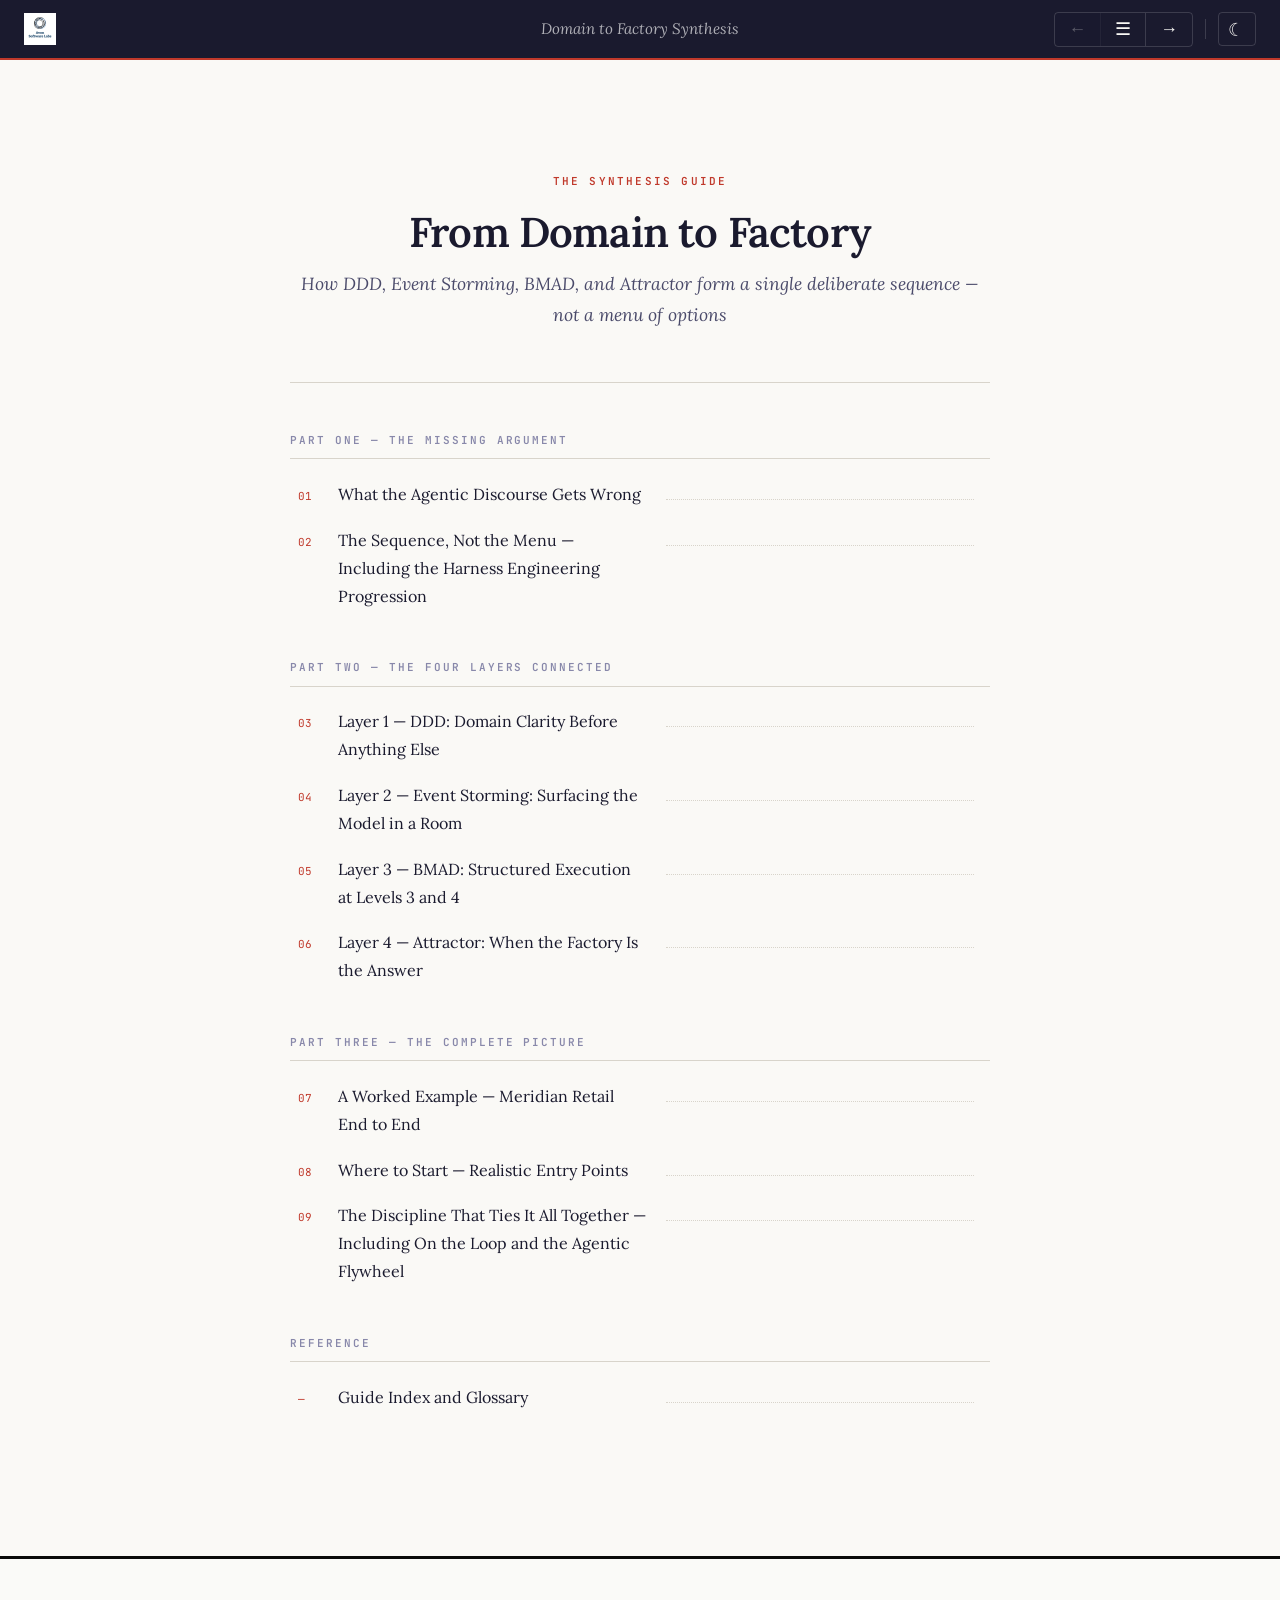
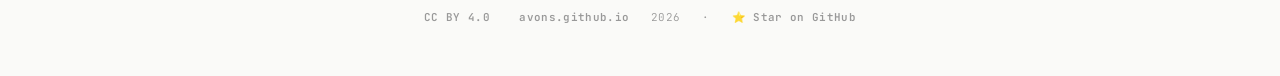
<file: guides/synthesis/index.html>
<!DOCTYPE html>
<html lang="en">
<head>
<meta charset="UTF-8">
<meta name="viewport" content="width=device-width, initial-scale=1.0">
<title>From Domain to Factory — Synthesis Guide — Avon Software Labs</title>
<link rel="preconnect" href="https://fonts.googleapis.com">
<link href="https://fonts.googleapis.com/css2?family=Lora:ital,wght@0,400;0,500;0,600;1,400;1,500&family=DM+Sans:ital,wght@0,300;0,400;0,500;0,600;1,400&family=JetBrains+Mono:wght@400;500&display=swap" rel="stylesheet">
<link rel="stylesheet" href="../../assets/style.css?v=1.1">
<link rel="stylesheet" href="../../assets/guide.css?v=1.1">
<script src="../../assets/components.js?v=1.1" defer></script>
<script src="../../assets/guide.js?v=1.1" defer></script>

<meta name="description" content="The question every agentic development framework answers second — and should answer first">
<meta name="keywords" content="agentic engineering, LLM, AI, software development, DDD, BMAD, Attractor, design, architecture, brownfield, enterprise">
<meta name="author" content="Avon Software Labs">

<!-- Open Graph / Facebook -->
<meta property="og:type" content="article">
<meta property="og:url" content="https://avons.github.io/guides/synthesis/">
<meta property="og:title" content="From Domain to Factory — Synthesis Guide">
<meta property="og:description" content="The question every agentic development framework answers second — and should answer first">
<meta property="og:image" content="https://avons.github.io/assets/logo.png?v=1.1">

<!-- Twitter -->
<meta property="twitter:card" content="summary_large_image">
<meta property="twitter:url" content="https://avons.github.io/guides/synthesis/">
<meta property="twitter:title" content="From Domain to Factory — Synthesis Guide">
<meta property="twitter:description" content="The question every agentic development framework answers second — and should answer first">
<meta property="twitter:image" content="https://avons.github.io/assets/logo.png?v=1.1">

</head>
<body>

<guide-header title="Domain to Factory Synthesis"></guide-header>

<!-- TOC -->
<div class="guide-page active" id="page-0">
  <div class="toc-header">
    <div class="toc-label">The Synthesis Guide</div>
    <h1>From Domain to Factory</h1>
    <p class="subtitle">How DDD, Event Storming, BMAD, and Attractor form a single deliberate sequence — not a menu of options</p>
  </div>
  <div class="toc-part">
    <div class="toc-part-label">Part One — The Missing Argument</div>
    <div class="toc-item" onclick="showPage(1)"><span class="toc-num">01</span><span class="toc-name">What the Agentic Discourse Gets Wrong</span><span class="toc-dots"></span></div>
    <div class="toc-item" onclick="showPage(2)"><span class="toc-num">02</span><span class="toc-name">The Sequence, Not the Menu — Including the Harness Engineering Progression</span><span class="toc-dots"></span></div>
  </div>
  <div class="toc-part">
    <div class="toc-part-label">Part Two — The Four Layers Connected</div>
    <div class="toc-item" onclick="showPage(3)"><span class="toc-num">03</span><span class="toc-name">Layer 1 — DDD: Domain Clarity Before Anything Else</span><span class="toc-dots"></span></div>
    <div class="toc-item" onclick="showPage(4)"><span class="toc-num">04</span><span class="toc-name">Layer 2 — Event Storming: Surfacing the Model in a Room</span><span class="toc-dots"></span></div>
    <div class="toc-item" onclick="showPage(5)"><span class="toc-num">05</span><span class="toc-name">Layer 3 — BMAD: Structured Execution at Levels 3 and 4</span><span class="toc-dots"></span></div>
    <div class="toc-item" onclick="showPage(6)"><span class="toc-num">06</span><span class="toc-name">Layer 4 — Attractor: When the Factory Is the Answer</span><span class="toc-dots"></span></div>
  </div>
  <div class="toc-part">
    <div class="toc-part-label">Part Three — The Complete Picture</div>
    <div class="toc-item" onclick="showPage(7)"><span class="toc-num">07</span><span class="toc-name">A Worked Example — Meridian Retail End to End</span><span class="toc-dots"></span></div>
    <div class="toc-item" onclick="showPage(8)"><span class="toc-num">08</span><span class="toc-name">Where to Start — Realistic Entry Points</span><span class="toc-dots"></span></div>
    <div class="toc-item" onclick="showPage(9)"><span class="toc-num">09</span><span class="toc-name">The Discipline That Ties It All Together — Including On the Loop and the Agentic Flywheel</span><span class="toc-dots"></span></div>
  </div>
  <div class="toc-part">
    <div class="toc-part-label">Reference</div>
    <div class="toc-item" onclick="showPage(10)"><span class="toc-num">—</span><span class="toc-name">Guide Index and Glossary</span><span class="toc-dots"></span></div>
  </div>
</div>

<!-- CH1 -->
<div class="guide-page" id="page-1">
  <div class="part-header"><div class="part-num">Part One</div><h2>The Missing Argument</h2><p>The question every agentic development framework answers second — and should answer first</p></div>
  <div class="chapter-eyebrow">Chapter 1</div>
  <span class="chapter-number">01</span>
  <h1 class="chapter-title">What the Agentic Discourse Gets Wrong</h1>
  <p class="chapter-intro">Every framework for agentic development — BMAD, Attractor, the twelve-factor agents approach, the RPI workflow — shares a silent assumption. It assumes you already know what to build. It assumes the domain is understood, the concepts are named, the boundaries are clear. It goes straight to the question of how to execute, without asking whether you have the clarity to execute correctly.</p>
  <h2>The Confident Wrong Answer</h2>
  <p>Here is the failure mode nobody talks about. An organisation adopts an agentic development framework. The agents are capable. The tooling works. The process runs smoothly. Specifications are written, stories are generated, code is produced at impressive velocity. And then — three months in — the business realises that the system being built reflects the development team's understanding of the domain, not the business's actual domain. The customer object in the ordering system is not the same concept as the customer object in the billing system. The agent built both — confidently, consistently, precisely — based on a model that was never challenged.</p>
  <p>This is not a prompt engineering failure. It is not a framework failure. It is a domain modelling failure that happened upstream of the first prompt, before the first spec was written, before the first story was generated. The agent amplified a misunderstanding rather than a correct understanding. Speed made it worse, not better.</p>
  <div class="callout"><div class="callout-label">The Core Problem</div><p>Every agent framework, every harness engineering approach, every context engineering discipline — strip away the names and the goal is identical: give the LLM precise context, and structure the process precisely enough that the agent does not have to fill gaps with its own judgment. <strong>DDD is the discipline for achieving that precision at the domain level before you write a single prompt or spec.</strong> It is the missing first step in every agentic transformation discussion. Not because the frameworks are wrong — they're not. Because they start one step too late.</p></div>
  <h2>The Sales Order Customer and the Complaint Ticket Customer</h2>
  <p>Consider a business with a sales team and a customer service team. Both use the word "customer." In the sales context, a customer is a person or organisation who has signed a contract and is potentially due for renewal. In the customer service context, a customer is any person who has raised a support ticket — which may include contacts at a client organisation who were never part of the sales relationship at all.</p>
  <p>Same word. Two different things. If your specification doesn't distinguish them, your agent will pick one interpretation and proceed confidently in the wrong direction. It will build a customer service system that queries the sales database and wonders why it can't find the end users who are calling in. Or it will build a sales renewal system that surfaces support contacts as renewal targets and generates nonsense outreach.</p>
  <p>That is not an agent problem. That is a domain problem. The agent did exactly what it was told. It was told the wrong thing — not because anyone lied, but because nobody had done the work of making the distinction explicit before the specification was written.</p>
  <h2>What the Discourse Assumes You Have Already Done</h2>
  <p>Read any agentic development framework documentation and you will find the same implicit starting point: a clear problem to solve, a defined scope, a shared vocabulary, an understanding of what the system should do. BMAD's Brief session assumes the human can articulate the project clearly enough for the Analyst agent to structure it. Attractor's NLSpec assumes someone can write a specification that is complete enough for an agent to work from without guessing.</p>
  <p>These assumptions are reasonable — if the prerequisite work has been done. The problem is that most organisations approach agentic development without having done it. They have years of accumulated misunderstanding about their own domain, encoded in legacy systems that nobody fully comprehends, expressed in terminology that means different things to different teams. They hand this confusion to a capable agent framework and expect it to produce clarity. It produces confident confusion instead.</p>
  <hr class="section-rule">
  <p style="color: var(--guide-ink-faint);font-size:.9rem;font-style:italic;">Next: the four disciplines as a deliberate sequence — and what breaks when you skip any step.</p>
</div>

<!-- CH2 -->
<div class="guide-page" id="page-2">
  <div class="chapter-eyebrow">Chapter 2</div>
  <span class="chapter-number">02</span>
  <h1 class="chapter-title">The Sequence, Not the Menu — Why Order Matters</h1>
  <p class="chapter-intro">DDD, Event Storming, BMAD, and Attractor are not four tools you pick from based on preference. They are four layers of a single discipline, each building on the one before it. Understanding them as a sequence rather than a menu changes how you use each one — and makes clear why so many agentic transformation efforts stall at the same predictable points.</p>
  <h2>The Four Layers</h2>
  <div class="layer-card l1">
    <div class="layer-num">LAYER 1</div>
    <div class="layer-name">Domain-Driven Design — The Conceptual Foundation</div>
    <p class="layer-desc">Establishes the vocabulary, the boundaries, and the model of the domain. Answers the question: what does this business actually consist of, and how do the parts relate? Without this, every downstream layer operates on an unexamined model that may or may not reflect reality.</p>
  </div>
  <div class="layer-card l2">
    <div class="layer-num">LAYER 2</div>
    <div class="layer-name">Event Storming — The Discovery Method</div>
    <p class="layer-desc">The practical workshop technique for surfacing the domain model from the people who know it. Translates DDD's concepts from theory into a specific business's reality. Without this, the domain model is the architect's assumption rather than the business's actual knowledge.</p>
  </div>
  <div class="layer-card l3">
    <div class="layer-num">LAYER 3</div>
    <div class="layer-name">BMAD — Structured Agentic Execution</div>
    <p class="layer-desc">The framework for turning a well-understood domain into working software through a structured multi-agent workflow with human oversight. Without the domain clarity from Layers 1 and 2, BMAD's artefact chain produces precise documents about an imprecise model.</p>
  </div>
  <div class="layer-card l4">
    <div class="layer-num">LAYER 4</div>
    <div class="layer-name">Attractor — The Lights-Out Factory</div>
    <p class="layer-desc">Spec-driven development at full autonomy. Only viable when the specification is so precise and complete that an agent can work from it without guessing. That precision is the output of Layers 1, 2, and 3 working in sequence. Without them, the factory produces at speed what nobody fully wanted.</p>
  </div>
  <h2>What Breaks When You Skip a Layer</h2>
  <p>Skip Layer 1 and Layer 2, and jump straight to BMAD. The Brief session produces a project brief that reflects the human's unexamined mental model. The PRD encodes assumptions nobody challenged. The Architecture locks in boundaries that don't reflect how the business actually works. The resulting code is internally consistent and externally wrong. The framework worked perfectly. The input was wrong.</p>
  <p>Skip Layer 1 and Layer 2, and jump to Attractor. The NLSpec is written with the same unexamined vocabulary that caused the problem in the first place. The same word appears in three sections meaning three different things. The agent picks one interpretation and implements it consistently at speed. The factory produces the wrong system very efficiently.</p>
  <p>Skip Layer 2 only — go from DDD concepts directly to BMAD without the Event Storming discovery session. The DDD model is an architect's hypothesis rather than a model grounded in the actual business. It may be conceptually elegant and practically wrong — elegant because it was designed in the abstract, wrong because the real business has edge cases and exceptions and historical decisions that only surface when the people who live in the domain are in the room.</p>
  <div class="callout"><div class="callout-label">The Sequence Is the Architecture</div><p>Each layer produces something the next layer needs. DDD produces the conceptual framework. Event Storming produces the grounded domain model. BMAD produces the structured specification and artefact chain. Attractor produces the working software. <strong>Each layer's output is the next layer's prerequisite. This is not a stylistic preference — it is a dependency graph. You cannot have the output of Layer 3 without the input from Layer 2 without the foundation from Layer 1.</strong></p></div>
  <h2>Harness Engineering — Not Spec-Driven Development</h2>
  <p>The term "Spec-Driven Development" has gained traction in the agentic development community as a label for the practice of writing specifications before implementation. It is not wrong, but it is incomplete — and in some uses it is actively misleading. Writing a specification is one component of a harness. It is not the harness.</p>
  <p>A harness is the full collection of specifications, domain context, quality checks, workflow guidance, and transition conditions that controls the agent's how loop. The domain-ctx.txt is harness. The BMAD artefact chain is harness. The NLSpec is harness. The CLAUDE.md is harness. The holdout scenario suite is harness. "Spec-Driven Development" names one input to the harness and treats it as the whole. Harness Engineering names the complete activity — building, maintaining, and improving everything that makes the agent's how loop reliable.</p>
  <p>The distinction matters because it changes what you do when output quality falls short. In the SDD frame, the instinct is to improve the specification. Sometimes that is right. But the specification may be fine — the gap may be in the quality checks, or the transition conditions, or the domain context. Harness Engineering asks: which component of the harness failed? SDD only asks: is the spec good enough?</p>
  <h2>The Progression Is Not "Trust the Agent More" — It Is "Build the Harness Better"</h2>
  <p>This is the observation that changes how you think about the five-level maturity framework — and it is one that the current discourse has not articulated clearly.</p>
  <p>The common framing of the progression from Level 2 to Level 5 is increasing agent autonomy — you start by controlling every step and gradually step back as you trust the agent more. That framing is wrong in a way that matters. It makes the progression feel like a leap of faith. It implies that moving to Level 4 requires trusting the agent with things you used to verify yourself. Enterprise architects and risk-conscious engineering leaders hear this framing and stop. Rightfully.</p>
  <p>The correct framing is harness maturity. Each level of harness maturity removes one class of human bottleneck — not because you trust the agent more, but because the harness now carries the knowledge and the checks that the human was previously providing manually.</p>
  <div class="callout"><div class="callout-label">The Harness Progression — Five Levels Reframed</div><p>
  <strong>Level 2 — No harness. Human is the harness.</strong><br>
  The human carries all context, reviews every output, triggers every transition. The human is the bottleneck because there is nothing else to carry the load.<br><br>
  <strong>Level 3 — Harness emerging.</strong><br>
  BMAD artefact chain, domain-ctx.txt, CLAUDE.md. Harness partially defined. Human resolves the gaps the harness does not yet cover. Bottleneck moves from every output to transition points between agents.<br><br>
  <strong>Level 4 — Harness mature.</strong><br>
  NLSpec discipline, explicit phase control, shared context packages. Harness complete enough that the human reviews outcomes rather than steps. Bottleneck moves from transitions to outcome evaluation.<br><br>
  <strong>Level 5 — Harness complete. Dark factory.</strong><br>
  Holdout scenarios handle evaluation. The human owns the why loop. The harness owns the how loop entirely. No human bottleneck remains — not because the agent is trusted blindly, but because every class of human verification has been encoded in the harness.<br><br>
  <strong>The progression is not "trust the agent more." It is "build the harness better." Each level of harness maturity removes one class of human bottleneck. The dark factory is not a leap of faith — it is the endpoint of a measurable engineering progression.</strong></p></div>
  <p>This reframing has a practical consequence for enterprise organisations. You do not need to decide how much to trust the agent. You need to decide how much harness you have built. If the harness covers the decision, the agent can make it reliably. If the harness does not cover the decision, a human needs to make it — not because agents are untrustworthy in the abstract, but because the specific knowledge required to make that decision has not yet been encoded in the harness.</p>
  <p>Every experiment with agentic development is, in this framing, a harness engineering exercise. What knowledge did the agent need that wasn't in the harness? Add it. What check failed that should have been automatic? Build it. What transition condition was ambiguous? Specify it. The harness improves with every cycle. The dark factory is not the starting point — it is what the harness becomes when the improvement cycles are complete.</p>
  <div class="diagram-wrap">
    <svg class="diagram" viewBox="0 0 660 300" xmlns="http://www.w3.org/2000/svg">
      <text x="330" y="18" text-anchor="middle" font-family="Source Sans 3,sans-serif" font-size="11" fill="#8888aa" letter-spacing="1" font-weight="600">THE FOUR-LAYER SEQUENCE</text>
      <defs><marker id="arr-seq" markerWidth="8" markerHeight="8" refX="6" refY="3" orient="auto"><path d="M0,0 L0,6 L8,3 z" fill="#4a9068"/></marker></defs>
      <!-- Layer 1 -->
      <rect x="30" y="36" width="600" height="52" rx="8" fill="#eef4f0" stroke="#4a9068" stroke-width="2"/>
      <text x="120" y="57" font-family="JetBrains Mono,monospace" font-size="10" fill="#4a9068" font-weight="600">LAYER 1</text>
      <text x="120" y="74" font-family="Lora,serif" font-size="13" fill="#1d3d2a" font-weight="600">Domain-Driven Design</text>
      <text x="370" y="57" font-family="Source Sans 3,sans-serif" font-size="11" fill="#4a4a6a">Output: shared vocabulary, bounded contexts, domain model</text>
      <text x="370" y="74" font-family="Source Sans 3,sans-serif" font-size="11" fill="#4a4a6a">Input to Layer 2: conceptual framework for discovery</text>
      <!-- Arrow -->
      <line x1="330" y1="90" x2="330" y2="106" stroke="#4a9068" stroke-width="2" marker-end="url(#arr-seq)"/>
      <!-- Layer 2 -->
      <rect x="30" y="108" width="600" height="52" rx="8" fill="#e8d5d3" stroke="#c0392b" stroke-width="2"/>
      <text x="120" y="129" font-family="JetBrains Mono,monospace" font-size="10" fill="#c0392b" font-weight="600">LAYER 2</text>
      <text x="120" y="146" font-family="Lora,serif" font-size="13" fill="#6b1a14" font-weight="600">Event Storming</text>
      <text x="370" y="129" font-family="Source Sans 3,sans-serif" font-size="11" fill="#4a4a6a">Output: grounded domain model, boundaries, language</text>
      <text x="370" y="146" font-family="Source Sans 3,sans-serif" font-size="11" fill="#4a4a6a">Input to Layer 3: verified domain knowledge</text>
      <!-- Arrow -->
      <line x1="330" y1="162" x2="330" y2="178" stroke="#4a9068" stroke-width="2" marker-end="url(#arr-seq)"/>
      <!-- Layer 3 -->
      <rect x="30" y="180" width="600" height="52" rx="8" fill="#dde8f0" stroke="#2980b9" stroke-width="2"/>
      <text x="120" y="201" font-family="JetBrains Mono,monospace" font-size="10" fill="#2980b9" font-weight="600">LAYER 3</text>
      <text x="120" y="218" font-family="Lora,serif" font-size="13" fill="#1a3a5c" font-weight="600">BMAD</text>
      <text x="370" y="201" font-family="Source Sans 3,sans-serif" font-size="11" fill="#4a4a6a">Output: artefact chain, story files, working software</text>
      <text x="370" y="218" font-family="Source Sans 3,sans-serif" font-size="11" fill="#4a4a6a">Input to Layer 4: mature domain, spec-writing discipline</text>
      <!-- Arrow -->
      <line x1="330" y1="234" x2="330" y2="250" stroke="#4a9068" stroke-width="2" marker-end="url(#arr-seq)"/>
      <!-- Layer 4 -->
      <rect x="30" y="252" width="600" height="36" rx="8" fill="#1e1e38" stroke="#8888cc" stroke-width="2"/>
      <text x="120" y="268" font-family="JetBrains Mono,monospace" font-size="10" fill="#8888cc" font-weight="600">LAYER 4</text>
      <text x="120" y="282" font-family="Lora,serif" font-size="13" fill="#e8e6e0" font-weight="600">Attractor — Lights-Out Factory</text>
      <text x="370" y="268" font-family="Source Sans 3,sans-serif" font-size="11" fill="#b0aec8">Output: production software at factory velocity</text>
      <text x="370" y="282" font-family="Source Sans 3,sans-serif" font-size="11" fill="#6e6c88">Requires: complete, precise, coherent NLSpec</text>
    </svg>
    <div class="diagram-caption">Each layer's output is the next layer's prerequisite. The sequence is a dependency graph, not a stylistic preference.</div>
  </div>
  <hr class="section-rule">
  <p style="color: var(--guide-ink-faint);font-size:.9rem;font-style:italic;">Next: Layer 1 in depth — what DDD contributes and why it cannot be skipped.</p>
</div>

<!-- CH3 -->
<div class="guide-page" id="page-3">
  <div class="part-header"><div class="part-num">Part Two</div><h2>The Four Layers Connected</h2><p>What each layer contributes, what it needs from the layer before it, and what breaks without it</p></div>
  <div class="chapter-eyebrow">Chapter 3</div>
  <span class="chapter-number">03</span>
  <h1 class="chapter-title">Layer 1 — DDD: Domain Clarity Before Anything Else</h1>
  <p class="chapter-intro">Domain-Driven Design is twenty years old. It predates agentic development by two decades. The discourse around AI-driven software has largely ignored it — which is precisely why teams adopting agentic frameworks are hitting the same wall that DDD was invented to address.</p>
  <h2>What DDD Contributes to the Sequence</h2>
  <p>DDD's contribution to agentic development is not its tactical patterns — the Repositories, Factories, and Aggregates that belong to the early 2000s Java era. Those are implementation patterns with limited relevance to the current moment. DDD's contribution is its strategic patterns, and specifically three ideas that are prerequisites for any agentic approach to work correctly.</p>
  <p>The first is Ubiquitous Language — the discipline of building a shared vocabulary between business people and developers, and enforcing it in the code. In an agentic context, the vocabulary must also be enforced in the specification. An agent working from a specification where the same concept is called three different names across three sections will treat them as three different concepts. Ubiquitous Language is not optional in an NLSpec — it is the mechanism that makes the specification internally consistent.</p>
  <p>The second is Bounded Contexts — the discipline of drawing explicit boundaries around parts of the domain where a specific model and specific vocabulary applies. The sales customer and the service customer are different concepts in different Bounded Contexts. An agent that crosses that boundary without knowing it exists will corrupt both models. Bounded Context boundaries must be visible in the specification — they cannot be left implicit for the agent to infer.</p>
  <p>The third is Subdomain classification — the discipline of identifying which parts of the domain are the organisation's competitive differentiator (Core Domain), which are necessary but generic (Supporting), and which are commodity problems with off-the-shelf solutions (Generic). This classification determines where to invest agentic development effort and where to buy or use existing solutions. A team that builds a bespoke agent-driven authentication system has spent significant investment on a Generic Subdomain. A team that leaves its Core Domain on legacy code while automating the Generic work has optimised in the wrong direction.</p>
  <div class="callout"><div class="callout-label">The DDD Connection That Nobody Has Made</div><p>Every agent framework requires precise context. DDD is the 20-year-old discipline for building that precision at the domain level. The sales order customer and the complaint ticket customer are the same word pointing at two different things. <strong>If the specification doesn't distinguish them, the agent picks one interpretation and proceeds confidently in the wrong direction. That is not a prompt engineering failure. That is a domain modelling failure upstream of the prompt.</strong> This is the connection the current agentic development discourse has not made — and it is the reason this guide series starts with DDD.</p></div>
  <h2>What DDD Produces That the Next Layer Needs</h2>
  <p>Layer 1 produces three things that Layer 2 depends on. A conceptual framework — the vocabulary of domains, models, contexts, and events — that gives the Event Storming session its structure. A set of questions — where are the context boundaries, what is the Ubiquitous Language of each area, what is the Core Domain — that the session is designed to answer. And the discipline of domain thinking itself — the habit of asking "what does this mean, precisely, in this context?" before assuming shared understanding.</p>
  <p>Without Layer 1, an Event Storming session produces a wall of sticky notes that the team can't structure into a coherent model. The events are real. The boundaries are invisible because nobody has the framework to see them. The session produces energy without architecture.</p>
  <div class="guide-ref"><div class="guide-dot" style="background:#4a9068"></div><div class="guide-ref-text"><strong>Read the DDD Guide</strong> for the full treatment of Ubiquitous Language, Bounded Contexts, Context Maps, and Subdomain classification</div></div>
  <hr class="section-rule">
  <p style="color: var(--guide-ink-faint);font-size:.9rem;font-style:italic;">Next: Layer 2 — how Event Storming turns DDD's framework into a specific business's grounded domain model.</p>
</div>

<!-- CH4 -->
<div class="guide-page" id="page-4">
  <div class="chapter-eyebrow">Chapter 4</div>
  <span class="chapter-number">04</span>
  <h1 class="chapter-title">Layer 2 — Event Storming: Surfacing the Model in a Room</h1>
  <p class="chapter-intro">DDD gives you the framework for thinking about a domain. Event Storming gives you the method for applying that framework to a specific business, with the people who actually know it. The output is not a theoretical model — it is a grounded model that reflects real business complexity, real edge cases, and real boundary decisions made by the people who live in the domain.</p>
  <h2>The Problem Event Storming Solves in the Sequence</h2>
  <p>DDD's framework is powerful and abstract. The danger is that an experienced architect applies it to a domain they think they understand — drawing Bounded Contexts on a whiteboard, naming the Ubiquitous Language from memory, classifying subdomains based on their own judgment. The resulting model is intellectually sound and organisationally wrong. It reflects the architect's mental model of the business, not the business's actual reality.</p>
  <p>Event Storming is the correction mechanism. It puts the people who know the domain — the operations manager, the customer service lead, the finance director, the warehouse manager — in the same room as the people building the software. The model that emerges from that room is not the architect's hypothesis. It is the combined knowledge of everyone who works in the domain, surfaced through the discipline of naming events and debating sequences.</p>
  <h2>What Event Storming Produces for the Sequence</h2>
  <p>A well-run Event Storming session produces three outputs that Layer 3 depends on directly.</p>
  <p>First, a grounded Ubiquitous Language — not the vocabulary the architect assumed, but the vocabulary the business actually uses, tested against the disagreements and clarifications that surface in the session. When two people put up stickies for the same event using different words, the conversation about whether these are the same thing or different things produces a more precise language than any top-down glossary exercise.</p>
  <p>Second, candidate Bounded Context boundaries — the seams where the language shifts, where the team and responsibility changes, where pivotal events mark major business transitions. These boundaries are not imposed by the architect. They emerge from where the domain experts naturally cluster, where the vocabulary naturally changes, where the Hotspot stickies accumulate most densely.</p>
  <p>Third, a visible model of what the business actually does — the full sequence of Domain Events from end to end, with the parallel tracks, the exception paths, the policies that encode hidden business rules, and the hotspots that mark genuine complexity. This is the raw material that the BMAD Brief, PRD, and Architecture sessions need to produce specifications that reflect reality.</p>
  <div class="callout"><div class="callout-label">Event Storming as Domain Validation</div><p>Event Storming doesn't just surface the domain — it validates the domain model. When the operations manager and the developer put the same event in different positions on the timeline, and the resulting conversation reveals that these are actually two different events that have been collapsed into one concept, the model becomes more accurate. <strong>This validation happens before any specification is written, before any agent begins work. The cost of this discovery is a conversation. The cost of discovering it after implementation is a rework cycle.</strong></p></div>
  <h2>The Bridge Between Layer 2 and Layer 3</h2>
  <p>The Design Level variant of Event Storming — the most detailed of the three variants — produces output that maps directly onto BMAD's artefact chain. The Aggregates identified in the Design Level session become the architectural foundation of the BMAD Architecture Document. The Commands and Events become the vocabulary of the Story Files. The Policies surface the business rules that must be encoded in the implementation. The Read Models define what information must be available at each decision point.</p>
  <p>This is not a coincidence of terminology. Event Storming's Design Level and BMAD's Architecture session are addressing the same question from different directions: what does this software need to do, and what model should it express? Running Event Storming's Design Level before BMAD's Architecture session means the Architecture Document is grounded in validated domain knowledge rather than architectural assumption.</p>
  <div class="guide-ref"><div class="guide-dot" style="background:#c0392b"></div><div class="guide-ref-text"><strong>Read the Event Storming Guide</strong> for the full workshop process — Big Picture, Process Level, and Design Level — including facilitation, remote sessions, and the DDD mapping</div></div>
  <hr class="section-rule">
  <p style="color: var(--guide-ink-faint);font-size:.9rem;font-style:italic;">Next: Layer 3 — how BMAD turns validated domain knowledge into structured agentic execution.</p>
</div>

<!-- CH5 -->
<div class="guide-page" id="page-5">
  <div class="chapter-eyebrow">Chapter 5</div>
  <span class="chapter-number">05</span>
  <h1 class="chapter-title">Layer 3 — BMAD: Structured Execution at Levels 3 and 4</h1>
  <p class="chapter-intro">With a validated domain model from Layers 1 and 2, the team now has what BMAD's planning phase actually needs — a clear understanding of what the software should do, expressed in precise shared vocabulary, with boundaries that reflect how the business actually works. At this point, BMAD can function as designed rather than compensating for domain ambiguity it was never built to resolve.</p>
  <h2>What Changes When Layer 1 and 2 Are in Place</h2>
  <p>The BMAD Brief session changes character entirely when the domain model has been validated through Event Storming. Instead of the Analyst agent spending the session surfacing basic questions about what the project is for and who it serves, the human comes in with those questions already answered. The Brief can focus on scope, constraints, and the specific capabilities being built — not on untangling domain confusion that should have been resolved before the session began.</p>
  <p>The PRD session benefits from the Ubiquitous Language. The PM agent and the human review build the requirements document using the terms the business actually uses, tested against real domain expert knowledge. The requirements are grounded in the same model that the Event Storming session produced. When the business analyst reads the PRD, they recognise the terminology as their own — not a developer's translation of their concepts into technical language.</p>
  <p>The Architecture session benefits most dramatically. The Architect agent is working from a model where the Bounded Context boundaries are already known, where the Aggregates have been identified in the Design Level Event Storming session, where the integration patterns between contexts have been discussed and named. The Architecture Document is not building the model from scratch — it is translating a validated model into a technical specification.</p>
  <h2>The Story File as Context Package</h2>
  <p>BMAD's Story File — the atomic unit of development work — is structurally identical to the context package concept in advanced agentic development. It concentrates everything the Developer agent needs for one specific task: the relevant portion of the architecture, the acceptance criteria, the domain constraints, the integration requirements. When the domain model is clear, story files can be precise. When it isn't, story files carry the same ambiguity that caused the problem upstream.</p>
  <p>This is why the RPI (Research-Plan-Implement) workflow from the 12 Factor Agents approach connects naturally here. The Research phase is where domain understanding is built before any code is written. DDD provides the framework for that research — knowing which Bounded Contexts are relevant, which entities have domain significance, where the consistency boundaries sit. RPI without DDD thinking produces research that is technically accurate but semantically shallow. With DDD thinking, the research phase produces the precise domain understanding that makes the plan phase concrete and the implementation phase reliable.</p>
  <h2>What Layer 3 Produces for Layer 4</h2>
  <p>A team that has run BMAD successfully across several projects has built two things that Layer 4 requires. The first is a mature, validated domain model — the accumulated output of multiple planning cycles that have been grounded in Event Storming and refined through implementation. The second is specification-writing discipline — the habit of writing artefacts precise enough for agents to work from, tested against the real consequences of imprecision in the Story File quality and implementation output.</p>
  <p>These two things together are what makes NLSpec possible. You cannot write a 7,000-line specification for an agent to work from without both. The domain model tells you what to specify. The specification-writing discipline tells you how to make it precise enough to work.</p>
  <div class="guide-ref"><div class="guide-dot" style="background:#2980b9"></div><div class="guide-ref-text"><strong>Read the BMAD Guide</strong> for the full agent team, artefact chain, planning workflow, and scaling from solo to enterprise</div></div>
  <hr class="section-rule">
  <p style="color: var(--guide-ink-faint);font-size:.9rem;font-style:italic;">Next: Layer 4 — when the factory becomes viable, and what it requires from the layers beneath it.</p>
</div>

<!-- CH6 -->
<div class="guide-page" id="page-6">
  <div class="chapter-eyebrow">Chapter 6</div>
  <span class="chapter-number">06</span>
  <h1 class="chapter-title">Layer 4 — Attractor: When the Factory Is the Answer</h1>
  <p class="chapter-intro">The lights-out software factory is the endpoint of the sequence, not an entry point. StrongDM's three-person team built it after years of deep domain expertise in infrastructure security — a domain they know so precisely that they can write 7,000 lines of specification without guessing about what the business requires. That precision is not a coincidence. It is the output of accumulated domain clarity that Layers 1, 2, and 3 are designed to build.</p>
  <h2>Why Layer 4 Requires the Layers Beneath It</h2>
  <p>McCarthy's factory manifesto states the prerequisite plainly: "The bottleneck has shifted from implementation speed to spec quality. And spec quality is a function of how deeply you understand your system, your customers, and the problem." That deep understanding is not an assumption the factory makes. It is a requirement it enforces. An NLSpec written without domain clarity produces an agent that implements the ambiguity precisely and consistently — which is worse than an agent that asks clarifying questions, because the errors are harder to detect.</p>
  <p>The holdout scenario suite — Attractor's mechanism for preventing specification gaming — requires the same domain clarity. Writing behavioural specifications the agent cannot see requires knowing what the system should do from the outside, in terms of observable business behaviour. That knowledge comes from the domain model built in Layers 1 and 2. Without it, the scenarios describe what the developer thinks the system should do — which may not match what the business actually needs.</p>
  <h2>The NLSpec as Culmination</h2>
  <p>Seen through the lens of the full sequence, an NLSpec is the culmination of the domain modelling work, not its replacement. The Ubiquitous Language from Layer 1 becomes the terminology that makes the specification internally consistent — the same word meaning the same thing in every section. The Bounded Context boundaries from Layer 1 and 2 become the structural boundaries of the specification — what falls inside this spec and what is explicitly out of scope. The Domain Events from the Event Storming session become the behavioural anchors — the things that happen in the business that the factory must produce and respond to.</p>
  <p>When all of that is in place, the specification can be complete. Not complete in the sense of capturing every possible state — no specification does that. Complete in the sense that the agent never has to choose between two plausible interpretations of what was wanted, because only one interpretation is consistent with the model.</p>
  <h2>Layer 4 Is Not the Goal for Most Organisations</h2>
  <p>This is worth stating clearly. Layer 4 is the horizon, not the immediate target. The majority of enterprise organisations are at Level 2 today. The path to Layer 4 runs through Layer 1 and Layer 2 and Layer 3. Attempting to build an NLSpec for Attractor without the domain clarity that Layers 1 and 2 produce is attempting the hardest part of the sequence first, without the prerequisites. It produces an expensive and carefully maintained record of everything the organisation doesn't yet know about its own domain.</p>
  <div class="callout"><div class="callout-label">The Factory as Proof of Understanding</div><p>StrongDM's factory is significant not primarily because of the technology it uses. It is significant because three people understand their domain — infrastructure security — precisely enough to write a specification that an agent can implement correctly. <strong>The factory is proof of understanding, not a shortcut around it.</strong> Every organisation that wants to reach Layer 4 needs to build that understanding first. Layers 1, 2, and 3 are how you build it.</p></div>
  <div class="guide-ref"><div class="guide-dot" style="background:#8888cc"></div><div class="guide-ref-text"><strong>Read the Attractor Guide</strong> for the four architecture patterns, the NLSpec approach, the holdout scenario methodology, and the practical brownfield assessment</div></div>
  <hr class="section-rule">
  <p style="color: var(--guide-ink-faint);font-size:.9rem;font-style:italic;">Next: a worked example — Meridian Retail moving through all four layers end to end.</p>
</div>

<!-- CH7 -->
<div class="guide-page" id="page-7">
  <div class="part-header"><div class="part-num">Part Three</div><h2>The Complete Picture</h2><p>A worked example, an honest entry point guide, and the discipline that ties everything together</p></div>
  <div class="chapter-eyebrow">Chapter 7</div>
  <span class="chapter-number">07</span>
  <h1 class="chapter-title">A Worked Example — Meridian Retail End to End</h1>
  <p class="chapter-intro">Meridian Retail is a mid-size omnichannel retailer with online, in-store, and wholesale channels. They've decided to build a new returns management system — a process identified as one of their biggest operational pain points. This is how they move through all four layers.</p>
  <h2>Layer 1 — Applying DDD Thinking</h2>
  <p>Before the first workshop, the architecture team applies DDD's strategic framework to the returns domain. They identify that "customer" means different things to the customer service team (who handles the return) and the finance team (who processes the refund). They recognise that the returns process spans at least two Bounded Contexts: a Customer Service context where the return is initiated and approved, and a Finance context where the refund is processed and the revenue adjustment is recorded.</p>
  <p>They classify the returns management capability as a Supporting Subdomain — it's important and complex, but it's not how Meridian competes in the market. Their Core Domain is demand forecasting and personalisation. This classification tells them that returns management deserves careful design but not the full Core Domain treatment — they should build it well, not brilliantly.</p>
  <p>Most importantly, they identify the key question the Event Storming session needs to answer: does the returns approval process live in the Customer Service context or does it span both contexts? That seam is where the most complexity is likely to hide.</p>
  <h2>Layer 2 — The Event Storming Session</h2>
  <p>A Big Picture session brings together the customer service lead, the warehouse manager, the finance director, two developers, and the senior architect. Within ninety minutes of chaotic exploration, the wall reveals something the architecture team didn't know: the returns process has four distinct paths depending on the product category and the return reason. The customer service team refers to these as "the four streams" — but nobody had documented them, and the developers had never heard the term.</p>
  <p>A Process Level session on the most complex of the four streams — high-value items with potential fraud flags — surfaces three policies that were entirely implicit: "Whenever a return request arrives for an order over £500, always flag for senior agent review." "Whenever a return is approved for a fraudulently used payment method, trigger a security alert." "Whenever a refund is issued within 24 hours of a new order by the same customer, hold the refund for manual review." These policies were business rules that lived in the heads of two senior customer service agents. They had never been written down.</p>
  <p>The Design Level session maps the process to Aggregates: a ReturnRequest Aggregate in the Customer Service context that owns the approval workflow, and a Refund Aggregate in the Finance context that owns the payment processing. The integration between them is a Domain Event — ReturnApproved — published by the Customer Service context and consumed by Finance.</p>
  <h2>Layer 3 — BMAD Execution</h2>
  <p>The BMAD Brief session starts with the team in genuine alignment — they know the four streams, they have named the key Aggregates, they understand the integration pattern. The Brief is tight: this project builds the Customer Service context's half of returns management, with a defined integration contract to the Finance context. The PRD captures the four streams explicitly, including the three implicit policies that the Event Storming session surfaced. The Architecture Document reflects the Bounded Context boundary: Customer Service owns the ReturnRequest Aggregate; Finance owns the Refund Aggregate; the integration is event-driven.</p>
  <p>The Story Files are precise because the model is precise. Story 4 — "Implement the high-value return fraud flag policy" — can embed the exact policy rule, the exact threshold (£500), the exact trigger conditions, and the exact acceptance criteria, because all of those were named and agreed in the Event Storming session. The Developer agent implementing Story 4 is not guessing about what "high-value" means. It's in the story file. The story file reflects the domain model. The domain model was validated by the people who actually work in the domain.</p>
  <h2>Layer 4 — The Factory Horizon</h2>
  <p>Meridian is not ready for Layer 4 today. But running Layers 1 through 3 across their returns management system has produced two things that move them toward it: a precise, validated domain model for one of their most complex processes, and a team that has practised writing specifications precise enough for agents to work from without guessing. When they've repeated this across their Customer Service context, their Ordering context, and their Finance context — when the model is mature and the specification discipline is embedded — the NLSpec for a factory run becomes possible. Not because the technology has changed. Because the domain understanding has been built.</p>
  <div class="diagram-wrap">
    <svg class="diagram" viewBox="0 0 660 280" xmlns="http://www.w3.org/2000/svg">
      <text x="330" y="18" text-anchor="middle" font-family="Source Sans 3,sans-serif" font-size="11" fill="#8888aa" letter-spacing="1" font-weight="600">MERIDIAN RETAIL — FOUR-LAYER JOURNEY</text>
      <defs><marker id="arr-mer" markerWidth="8" markerHeight="8" refX="6" refY="3" orient="auto"><path d="M0,0 L0,6 L8,3 z" fill="#4a9068"/></marker></defs>
      <!-- Timeline -->
      <line x1="60" y1="140" x2="600" y2="140" stroke="#d8d4cb" stroke-width="1.5"/>
      <!-- L1 -->
      <circle cx="100" cy="140" r="10" fill="#4a9068"/>
      <rect x="60" y="36" width="90" height="86" rx="6" fill="#eef4f0" stroke="#4a9068" stroke-width="1.5"/>
      <text x="105" y="58" text-anchor="middle" font-family="Source Sans 3,sans-serif" font-size="10" fill="#4a9068" font-weight="600">DDD</text>
      <text x="105" y="76" text-anchor="middle" font-family="Source Sans 3,sans-serif" font-size="9" fill="#4a4a6a">Identify 2</text>
      <text x="105" y="92" text-anchor="middle" font-family="Source Sans 3,sans-serif" font-size="9" fill="#4a4a6a">contexts</text>
      <text x="105" y="108" text-anchor="middle" font-family="Source Sans 3,sans-serif" font-size="9" fill="#4a4a6a">Supporting</text>
      <text x="105" y="122" text-anchor="middle" font-family="Source Sans 3,sans-serif" font-size="9" fill="#4a4a6a">subdomain</text>
      <line x1="105" y1="124" x2="105" y2="130" stroke="#4a9068" stroke-width="1.5"/>
      <!-- L2 -->
      <circle cx="240" cy="140" r="10" fill="#c0392b"/>
      <rect x="195" y="36" width="95" height="86" rx="6" fill="#e8d5d3" stroke="#c0392b" stroke-width="1.5"/>
      <text x="242" y="58" text-anchor="middle" font-family="Source Sans 3,sans-serif" font-size="10" fill="#c0392b" font-weight="600">Event Storming</text>
      <text x="242" y="76" text-anchor="middle" font-family="Source Sans 3,sans-serif" font-size="9" fill="#4a4a6a">4 return streams</text>
      <text x="242" y="92" text-anchor="middle" font-family="Source Sans 3,sans-serif" font-size="9" fill="#4a4a6a">3 hidden policies</text>
      <text x="242" y="108" text-anchor="middle" font-family="Source Sans 3,sans-serif" font-size="9" fill="#4a4a6a">2 aggregates</text>
      <text x="242" y="122" text-anchor="middle" font-family="Source Sans 3,sans-serif" font-size="9" fill="#4a4a6a">named</text>
      <line x1="242" y1="124" x2="242" y2="130" stroke="#c0392b" stroke-width="1.5"/>
      <!-- L3 -->
      <circle cx="400" cy="140" r="10" fill="#2980b9"/>
      <rect x="350" y="36" width="105" height="86" rx="6" fill="#dde8f0" stroke="#2980b9" stroke-width="1.5"/>
      <text x="402" y="58" text-anchor="middle" font-family="Source Sans 3,sans-serif" font-size="10" fill="#2980b9" font-weight="600">BMAD</text>
      <text x="402" y="76" text-anchor="middle" font-family="Source Sans 3,sans-serif" font-size="9" fill="#4a4a6a">Brief, PRD, Arch</text>
      <text x="402" y="92" text-anchor="middle" font-family="Source Sans 3,sans-serif" font-size="9" fill="#4a4a6a">Precise story</text>
      <text x="402" y="108" text-anchor="middle" font-family="Source Sans 3,sans-serif" font-size="9" fill="#4a4a6a">files — policies</text>
      <text x="402" y="122" text-anchor="middle" font-family="Source Sans 3,sans-serif" font-size="9" fill="#4a4a6a">embedded</text>
      <line x1="402" y1="124" x2="402" y2="130" stroke="#2980b9" stroke-width="1.5"/>
      <!-- L4 horizon -->
      <circle cx="560" cy="140" r="10" fill="#1e1e38" stroke="#8888cc" stroke-width="2" stroke-dasharray="3,2"/>
      <rect x="510" y="36" width="110" height="86" rx="6" fill="#f4f1ea" stroke="#8888aa" stroke-width="1.5" stroke-dasharray="5,3"/>
      <text x="565" y="58" text-anchor="middle" font-family="Source Sans 3,sans-serif" font-size="10" fill="#8888aa" font-weight="600">Factory</text>
      <text x="565" y="76" text-anchor="middle" font-family="Source Sans 3,sans-serif" font-size="9" fill="#8888aa">Horizon</text>
      <text x="565" y="96" text-anchor="middle" font-family="Source Sans 3,sans-serif" font-size="10" fill="#8888aa">When domain</text>
      <text x="565" y="112" text-anchor="middle" font-family="Source Sans 3,sans-serif" font-size="10" fill="#8888aa">is mature</text>
      <line x1="565" y1="124" x2="565" y2="130" stroke="#8888aa" stroke-width="1.5" stroke-dasharray="3,2"/>
      <!-- Arrows along timeline -->
      <line x1="112" y1="140" x2="228" y2="140" stroke="#4a9068" stroke-width="2" marker-end="url(#arr-mer)"/>
      <line x1="252" y1="140" x2="348" y2="140" stroke="#4a9068" stroke-width="2" marker-end="url(#arr-mer)"/>
      <line x1="412" y1="140" x2="548" y2="140" stroke="#8888aa" stroke-width="1.5" stroke-dasharray="5,3" marker-end="url(#arr-mer)"/>
      <!-- Below timeline -->
      <text x="105" y="168" text-anchor="middle" font-family="Source Sans 3,sans-serif" font-size="9" fill="#8888aa">Week 1</text>
      <text x="242" y="168" text-anchor="middle" font-family="Source Sans 3,sans-serif" font-size="9" fill="#8888aa">Week 2</text>
      <text x="402" y="168" text-anchor="middle" font-family="Source Sans 3,sans-serif" font-size="9" fill="#8888aa">Weeks 3–12</text>
      <text x="560" y="168" text-anchor="middle" font-family="Source Sans 3,sans-serif" font-size="9" fill="#8888aa">Year 2+</text>
      <!-- What was found -->
      <rect x="30" y="190" width="600" height="70" rx="6" fill="#faf9f6" stroke="#d8d4cb" stroke-width="1"/>
      <text x="40" y="210" font-family="Source Sans 3,sans-serif" font-size="10" fill="#4a9068" font-weight="600">What Event Storming found that no one knew:</text>
      <text x="40" y="228" font-family="Source Sans 3,sans-serif" font-size="10" fill="#4a4a6a">4 distinct return streams (not one process) · 3 implicit fraud policies (never documented) · 2 Aggregates across 2 Bounded Contexts</text>
      <text x="40" y="246" font-family="Source Sans 3,sans-serif" font-size="10" fill="#c0392b">Without Layer 2, these would have been discovered in production. With Layer 2, they were captured in a sticky-note session.</text>
    </svg>
    <div class="diagram-caption">Meridian Retail's journey through the four layers. The discoveries in Layer 2 changed what Layers 3 and 4 needed to build.</div>
  </div>
  <hr class="section-rule">
  <p style="color: var(--guide-ink-faint);font-size:.9rem;font-style:italic;">Next: the realistic entry points — where different organisations should start in the sequence.</p>
</div>

<!-- CH8 -->
<div class="guide-page" id="page-8">
  <div class="chapter-eyebrow">Chapter 8</div>
  <span class="chapter-number">08</span>
  <h1 class="chapter-title">Where to Start — Realistic Entry Points</h1>
  <p class="chapter-intro">The sequence is a dependency graph. You cannot start at Layer 4 without the prerequisites that Layers 1, 2, and 3 provide. But most organisations don't start at Layer 1 either — they start wherever they are, which is usually somewhere in the middle. This chapter is an realistic guide to finding your starting point and moving forward from there.</p>
  <h2>If You Are at Level 1 or 2 — Start at Layer 1</h2>
  <p>If your organisation is using AI tools for autocomplete and occasional pair programming but hasn't made any structural changes to how software is developed, start with DDD. Not with a big design exercise — with a focused conversation about one domain you're planning to build software for. Pick a process. Map the concepts. Name the boundaries. Ask whether "customer" means the same thing to your sales team and your service team. The answers will be instructive.</p>
  <p>Then run a Big Picture Event Storming session on that domain. Don't try to cover the whole organisation. Pick the Core Domain — the thing you actually compete on — and map it with the people who know it. What you learn will shape every technical decision that follows.</p>
  <h2>If You Have Domain Clarity But No Agentic Structure — Start at Layer 3</h2>
  <p>If your team already has strong domain knowledge — if the boundaries are understood, the vocabulary is shared, the model is validated through years of work in the domain — you can start BMAD immediately. The prerequisite work is already done. Your entry point is the Brief session. Run a pilot on a low-risk greenfield project. Get one complete cycle through Brief, PRD, Architecture, Stories, Implementation, and QA. Document what worked and what didn't. Then expand.</p>
  <h2>If You Have Legacy Systems With No Specification — Start at Layer 2</h2>
  <p>If your domain is brownfield — existing systems, accumulated behaviour, implicit business rules that nobody has documented — start with Event Storming as a documentation exercise before it's a design exercise. Run a Big Picture session on the existing system with the people who work in it. What you surface is not what you're going to build. It's what you need to understand before you can build anything. The output feeds a specification exercise that generates the domain model the brownfield system encodes but has never expressed.</p>
  <h2>If You Are Running BMAD Successfully — Think About Layer 4 Prerequisites</h2>
  <p>If your team has run BMAD across multiple projects and the artefact chain is mature, start asking the Layer 4 questions: Is your domain model stable and validated? Is your specification writing precise enough that agents rarely need to make interpretive decisions? Have you built the holdout scenario infrastructure that Attractor requires? Do you have digital twins for your key external integrations? If the answers are mostly yes, Layer 4 is on the horizon. If the answers are mostly no, you know what to build next.</p>
  <div class="break-box"><div class="break-label">The Most Dangerous Starting Point</div><p>Starting at Layer 4 without Layers 1, 2, and 3. Writing an NLSpec for a domain you haven't modelled. Running a factory on a specification that encodes unexamined assumptions. The factory will produce precisely and at speed. The output will reflect what you assumed, not what the business needed. The speed makes it harder to catch, not easier.</p></div>
  <hr class="section-rule">
  <p style="color: var(--guide-ink-faint);font-size:.9rem;font-style:italic;">Next: the discipline that ties all four layers together — specification clarity as the single thread.</p>
</div>

<!-- CH9 -->
<div class="guide-page" id="page-9">
  <div class="chapter-eyebrow">Chapter 9</div>
  <span class="chapter-number">09</span>
  <h1 class="chapter-title">The Discipline That Ties It All Together</h1>
  <p class="chapter-intro">Four layers. Four different tools. Four different communities of practice that mostly don't talk to each other. The DDD community rarely mentions BMAD. The agentic development community rarely mentions Event Storming. The harness engineering community rarely cites Evans. But they are all working on the same problem from different angles — and the thread that connects them is a single discipline: making intent explicit before asking anything to execute it.</p>
  <h2>Specification Clarity — The Single Thread</h2>
  <p>Evans called it knowledge crunching — the continuous, collaborative process of making domain understanding explicit. Brandolini called it the chaotic exploration — the act of getting implicit knowledge out of people's heads and onto a wall where it can be examined and challenged. BMAD calls it the artefact chain — the progressive refinement of intent from project brief to story file. McCarthy calls it spec quality — the depth of understanding encoded in natural language precise enough for an agent to work from without guessing.</p>
  <p>Different names. The same discipline. The act of making what you know — about the business, about the domain, about what the software should do — explicit enough that something else can act on it reliably. That something else was once a human developer who could ask clarifying questions. It is now an agent that cannot.</p>
  <h2>Why This Discipline Is Harder Now, Not Easier</h2>
  <p>A human developer encountering an ambiguous requirement has options. They can ask the product manager. They can look at how similar cases were handled before. They can make a reasonable judgment and flag it for review. Their judgment is domain-informed — not perfect, but shaped by context, convention, and the ability to recognise when something doesn't feel right.</p>
  <p>An agent has none of these options. It picks the most plausible interpretation and implements it confidently and completely. The output looks finished. The code compiles. The tests pass — because the agent wrote the tests against the interpretation it chose. The misunderstanding is encoded in working code that is hard to distinguish from correct code on superficial review.</p>
  <p>This is why the specification discipline matters more in the agentic era, not less. Every assumption left implicit is a decision the agent makes without accountability. The blast radius of an underspecified context is larger and quieter than an underspecified requirement handed to a human team. The human team would have asked questions. The agent produced answers.</p>
  <h2>The 35-Year Perspective</h2>
  <p>The specification discipline has always been the scarcest resource in software engineering. Every experienced architect knows this. The hard part has never been writing code — it has been knowing precisely what code to write. The requirements gathering exercise, the design review, the architecture decision — these were always the leverage points, the places where a good decision prevented ten bad implementations and a bad decision caused ten good implementations of the wrong thing.</p>
  <p>What the agentic era changes is the consequence of getting it wrong. A bad requirement given to a human team produces a misaligned implementation that takes weeks to build and days to identify and fix. A bad requirement given to a factory produces a misaligned implementation that takes hours to build, looks finished, and may take weeks to identify because everything about it is internally consistent. The speed multiplier works in both directions.</p>
  <div class="callout"><div class="callout-label">The Unchanged Truth</div><p>The discipline that Evans was teaching in 2003 is the discipline that McCarthy is requiring in 2025. Know your domain. Name your concepts precisely. Draw your boundaries deliberately. Validate your model against the people who live in it. Make your intent explicit before asking anything — human or agent — to execute it. <strong>The dark factory doesn't change this discipline. It makes the consequences of skipping it visible faster and at greater scale.</strong></p></div>
  <h2>What the Series Has Built</h2>
  <p>This guide series is five documents, but it is one argument. Domain-Driven Design is the conceptual foundation — the framework for thinking clearly about a business domain before building software to serve it. Event Storming is the practical method — the workshop technique for surfacing that clear thinking from the people who have it. BMAD is the structured execution layer — the framework for turning validated domain knowledge into working software with appropriate human oversight. Attractor is the horizon — the lights-out factory that becomes viable when the domain understanding is precise enough and the specification discipline is mature enough. And this document is the argument for why these four are a sequence rather than a menu — why the order matters, why each layer enables the next, and why the discipline that ties them together is not a new idea but a very old one that the agentic era has made newly urgent.</p>
  <h2>On the Loop — Where the Human Belongs</h2>
  <p>Kief Morris at Thoughtworks (March 2026) introduced a vocabulary that maps precisely onto the discipline this series has been building toward. It is worth naming explicitly because it gives enterprise practitioners a clean way to explain their own role in an agentic development environment.</p>
  <p>Three positions are possible. Outside the loop — the human owns the outcome, the agent owns everything in between. This is vibe coding at its extreme. The appeal is obvious. The failure mode is equally obvious: agents working without a harness spiral on messy codebases, compound errors, and produce technically correct output that is wrong about the domain. Outside the loop works for throwaway scripts and simple prototypes. It does not work for systems that need to be maintained.</p>
  <p>In the loop — the human acts as gatekeeper at every agent step, inspecting each artefact, triggering each transition. This is the eight-hour BMAD session from the comparison video. The human is the bottleneck. Agents generate faster than humans can inspect. The productivity gain of the agent is absorbed by the overhead of the human gatekeeping every output.</p>
  <p>On the loop — the human builds and maintains the harness that the agent runs. When output is wrong, the human improves the harness rather than correcting the artefact. The domain-ctx.txt is harness. The BMAD artefact chain is harness. The NLSpec is harness. The CLAUDE.md and AGENTS.md files are harness. The entire body of work in this guide series is harness engineering — defining the how loop precisely enough that the agent can run it reliably without human gatekeeping at every step.</p>
  <div class="callout"><div class="callout-label">Harness Engineering — The Human's Job in the Post-Agentic Era</div><p>The harness is the collection of specifications, constraints, quality checks, and workflow guidance that controls the agent's how loop. Building and improving the harness is the emerging practice Morris calls Harness Engineering. <strong>Every domain context file you write, every BMAD artefact chain you refine, every NLSpec section you make more precise — this is harness engineering. The harness is the accumulated learning of every experiment. It compounds over time in a way that individual prompt improvements do not.</strong></p></div>
  <h2>The Agentic Flywheel — The Horizon</h2>
  <p>Morris describes what becomes possible when the harness is mature enough: agents that improve the harness itself. Feed the agent richer signals — pipeline results, test outcomes, production error logs, operational data — and it can analyse the performance of its own how loop and recommend improvements. Initially the human reviews recommendations and approves specific changes. As confidence grows, recommendations above a certain quality threshold are applied automatically.</p>
  <p>This is the Attractor trajectory extended. The factory does not just run a harness — it evolves one. The human's role shifts further: from building the harness to steering the improvement of the harness. From on the loop to on the meta-loop. The why loop — the human's irreducible domain — is the same. The how loop becomes increasingly self-managing.</p>
  <p>For most enterprise teams today this is the horizon, not the immediate target. The discipline described in this series — domain clarity before execution, specification precision before implementation, harness quality before autonomy — is the foundation that makes the flywheel possible when the organisation is ready for it. You cannot hand the harness to an agent to improve if the harness was never built with sufficient rigour to be evaluated. The sequence matters here too.</p>
  <h2>The Synthesis Discipline — Contextualise, Do Not Just Adopt</h2>
  <p>The Fowler article arrived in March 2026, a month after the domain context engineering and flowchart-first approaches in this series were first developed — independently and without reference to each other. Both arrived at the same underlying insight: the human's job is to define the how loop, not to run it. That independent convergence is validation of a kind that citing sources cannot provide. When practitioners working in different contexts arrive at the same structure, the structure is probably right.</p>
  <p>But independent convergence is also a reminder of the discipline that enterprise practitioners need to maintain in the post-Agentic era. The agentic development space is producing a significant volume of frameworks, methodologies, and vocabulary. Some of it is genuinely new. Much of it is rediscovery of what experienced practitioners already know — specification before execution, context quality before agent autonomy, domain clarity before implementation. The COBOL teacher who required a system flowchart before lab time was doing harness engineering. They just did not have a name for it.</p>
  <p>The right posture is neither wholesale adoption nor dismissal. Read what industry veterans are writing. Test it against your own experience. Where external framing improves on your own vocabulary, adopt it. Where your own context requires adaptation, adapt it. Where the external framework makes assumptions your environment does not satisfy, name that gap explicitly and work around it. This synthesis discipline — contextualise, do not just adopt — is itself the most durable skill in a space where the tooling changes faster than the underlying principles do.</p>
  <hr class="section-rule">
  <p style="color: var(--guide-ink-faint);font-size:.9rem;font-style:italic;">The Guide Index and Glossary follow.</p>
</div>

<!-- CH10 — GLOSSARY AND INDEX -->
<div class="guide-page" id="page-10">
  <div class="chapter-eyebrow">Reference</div>
  <h1 class="chapter-title">Guide Index and Glossary</h1>
  <p class="chapter-intro">A reference to all five guides in the series, plus definitions of the cross-cutting concepts that appear across multiple layers.</p>

  <h2>The Five Guides</h2>
  <div class="guide-ref" style="margin-bottom:.5rem"><div class="guide-dot" style="background:#4a9068"></div><div class="guide-ref-text"><strong>Domain-Driven Design — A Practical Reference</strong> — Ubiquitous Language, Bounded Contexts, Context Maps, Subdomains, Entities, Aggregates, Domain Events, integration patterns. The conceptual foundation of the sequence.</div></div>
  <div class="guide-ref" style="margin-bottom:.5rem"><div class="guide-dot" style="background:#c0392b"></div><div class="guide-ref-text"><strong>Event Storming — A Practical Workshop Guide</strong> — Big Picture, Process Level, and Design Level sessions. Facilitation, sticky note vocabulary, remote workshops, failure modes, and the complete DDD-to-Event Storming mapping.</div></div>
  <div class="guide-ref" style="margin-bottom:.5rem"><div class="guide-dot" style="background:#2980b9"></div><div class="guide-ref-text"><strong>The BMAD Method — A Practical Guide</strong> — Agent team roles, the artefact chain, planning workflow, development cycle, human-in-the-loop design, scaling, greenfield vs brownfield, and failure modes.</div></div>
  <div class="guide-ref" style="margin-bottom:.5rem"><div class="guide-dot" style="background:#8888cc"></div><div class="guide-ref-text"><strong>Attractor — A Practical Guide</strong> — The dark factory, StrongDM's factory, NLSpec, directed graph phases, scenarios as holdout-set, digital twins, harness engineering and spec-driven development, the post-agile organisation, and the brownfield reality.</div></div>
  <div class="guide-ref" style="margin-bottom:2rem"><div class="guide-dot" style="background:#c0392b"></div><div class="guide-ref-text"><strong>From Domain to Factory — The Synthesis Guide</strong> (this document) — The argument for why the four layers form a sequence, what each layer contributes, what breaks when layers are skipped, and the discipline that ties them together.</div></div>

  <h2>Cross-Cutting Glossary</h2>

  <div class="glossary-entry"><div class="glossary-term">Agentic Development</div><p class="glossary-def">Software development in which AI agents perform significant portions of the implementation work autonomously — not just assisting developers, but writing, testing, and in some cases shipping code without human involvement at the implementation level. The five-level maturity framework (Shapiro) describes the range from Level 1 autocomplete to Level 5 lights-out factory.</p></div>
  <div class="glossary-entry"><div class="glossary-term">Bounded Context</div><p class="glossary-def">An explicit boundary within which a specific domain model and a specific Ubiquitous Language applies. Different Bounded Contexts may use the same word to mean different things. Making context boundaries explicit is the prerequisite for writing specifications that agents can process without ambiguity. See the DDD Guide, Chapter 4.</p></div>
  <div class="glossary-entry"><div class="glossary-term">Context Package</div><p class="glossary-def">The concentrated, curated information that an agent needs before beginning a task — equivalent to the ambient context a human developer carries from years of working in the domain. In BMAD, the Story File is the context package. In Attractor, the NLSpec is the context package. In both cases, context quality is the leading indicator of output quality.</p></div>
  <div class="glossary-entry"><div class="glossary-term">Core Domain</div><p class="glossary-def">The part of the business domain where the organisation actually competes — its source of differentiation. DDD argues that the Core Domain deserves the deepest modelling investment. In agentic development, Core Domain clarity is what makes precise NLSpec possible. Generic and Supporting domains should be bought or built simply; the Core Domain should be understood deeply. See the DDD Guide, Chapter 6.</p></div>
  <div class="glossary-entry"><div class="glossary-term">Domain Event</div><p class="glossary-def">Something that happened in the business that the business cares about. Past tense, business language. The primary unit of Event Storming's vocabulary (orange sticky). The mechanism by which Bounded Contexts communicate without tight coupling. In an NLSpec, Domain Events are the behavioural anchors — the things the factory must produce and respond to. See both the DDD Guide (Chapter 9) and the Event Storming Guide (Chapter 2).</p></div>
  <div class="glossary-entry"><div class="glossary-term">Knowledge Crunching</div><p class="glossary-def">Evans's term for the ongoing collaborative process by which domain experts and developers together build and refine shared domain understanding. The process that Event Storming operationalises. The prerequisite for specification clarity. The discipline that the agentic era has made newly urgent by raising the cost of skipping it.</p></div>
  <div class="glossary-entry"><div class="glossary-term">NLSpec (Natural Language Specification)</div><p class="glossary-def">A structured natural language document that serves as the control instrument for an agent-driven software factory. Requires domain clarity from Layers 1 and 2 to be complete. Requires specification-writing discipline from Layer 3 to be precise. The culmination of the four-layer sequence, not a shortcut around it. See the Attractor Guide, Chapter 4.</p></div>
  <div class="glossary-entry"><div class="glossary-term">Specification Clarity</div><p class="glossary-def">The discipline of making intent explicit before asking anything — human or agent — to execute it. The single thread that runs through all four layers of the sequence. Ubiquitous Language is specification clarity at the vocabulary level. Event Storming is specification clarity at the domain model level. BMAD's artefact chain is specification clarity at the project level. NLSpec is specification clarity at the factory level.</p></div>
  <div class="glossary-entry"><div class="glossary-term">Ubiquitous Language</div><p class="glossary-def">A shared vocabulary, developed collaboratively between business experts and developers, used consistently in all conversations, documentation, and code within a Bounded Context. In agentic development, Ubiquitous Language must also be enforced in the specification — an NLSpec where the same concept is called three different names across three sections will produce a system with three different concepts where one was intended. See the DDD Guide, Chapter 3.</p></div>
  <div class="glossary-entry"><div class="glossary-term">The Four-Layer Sequence</div><p class="glossary-def">The core argument of this guide: DDD (domain clarity), Event Storming (domain discovery), BMAD (structured execution), Attractor (factory) form a dependency sequence rather than a menu of options. Each layer's output is the next layer's prerequisite. Skipping any layer transfers its cost to a later stage where it is more expensive to address.</p></div>
  <div class="glossary-entry"><div class="glossary-term">Why Harness Engineering Rather Than Spec-Driven Development</div><p class="glossary-def">Spec-Driven Development names one component of the harness — the specification — and treats it as the whole. Harness Engineering names the complete activity: building and maintaining the full collection of specifications, domain context files, quality checks, workflow guidance, and transition conditions that controls the agent's how loop. The distinction matters in practice: when agent output quality falls short, SDD asks "is the spec good enough?" Harness Engineering asks "which component of the harness failed?" The answer is frequently not the specification.</p></div>
  <div class="glossary-entry"><div class="glossary-term">Harness Engineering</div><p class="glossary-def">The emerging practice of building and maintaining the collection of specifications, constraints, quality checks, and workflow guidance that controls an agent's how loop. Named by Kief Morris (Thoughtworks, March 2026). The domain-ctx.txt, the BMAD artefact chain, the NLSpec, the CLAUDE.md — these are all harness artefacts. The human's job in an on-the-loop position is to improve the harness rather than correct individual agent outputs. The harness is the accumulated learning of every agentic experiment, compounding over time.</p></div>
  <div class="glossary-entry"><div class="glossary-term">On the Loop</div><p class="glossary-def">The human position in agentic development where the human builds and maintains the harness rather than gatekeeping every agent output (in the loop) or delegating everything to the agent (outside the loop). The human defines the how loop precisely enough for the agent to run it reliably, and improves the harness when output quality falls short rather than correcting individual artefacts. First described by Kief Morris (Thoughtworks, March 2026) as the productive middle ground between vibe coding and micromanagement.</p></div>
  <div class="glossary-entry"><div class="glossary-term">Agentic Flywheel</div><p class="glossary-def">The stage of agentic development maturity where agents analyse the performance of their own how loop and recommend — or automatically apply — improvements to the harness. Requires a mature harness with rich evaluation signals: test results, pipeline outcomes, operational data, production error logs. The human role shifts from building the harness to steering its improvement. Described by Kief Morris (Thoughtworks, March 2026) as the next evolution beyond on-the-loop harness engineering. Corresponds to the Attractor trajectory extended: not just running a harness, but evolving one.</p></div>
  <div class="glossary-entry"><div class="glossary-term">Why Loop / How Loop</div><p class="glossary-def">A framework for understanding human and agent roles in software development, introduced by Kief Morris (Thoughtworks, March 2026). The why loop is the human-owned cycle of turning ideas into outcomes — the business intent, the domain requirements, the definition of what success means. The how loop is the agent-runnable cycle of turning specifications into working software — the implementation, the testing, the iteration. The on-the-loop position places the human at the boundary between them: owning the why loop, defining and maintaining the how loop, without personally running the how loop step by step.</p></div>
</div>

<site-footer></site-footer>
</body>
</html>
</file>
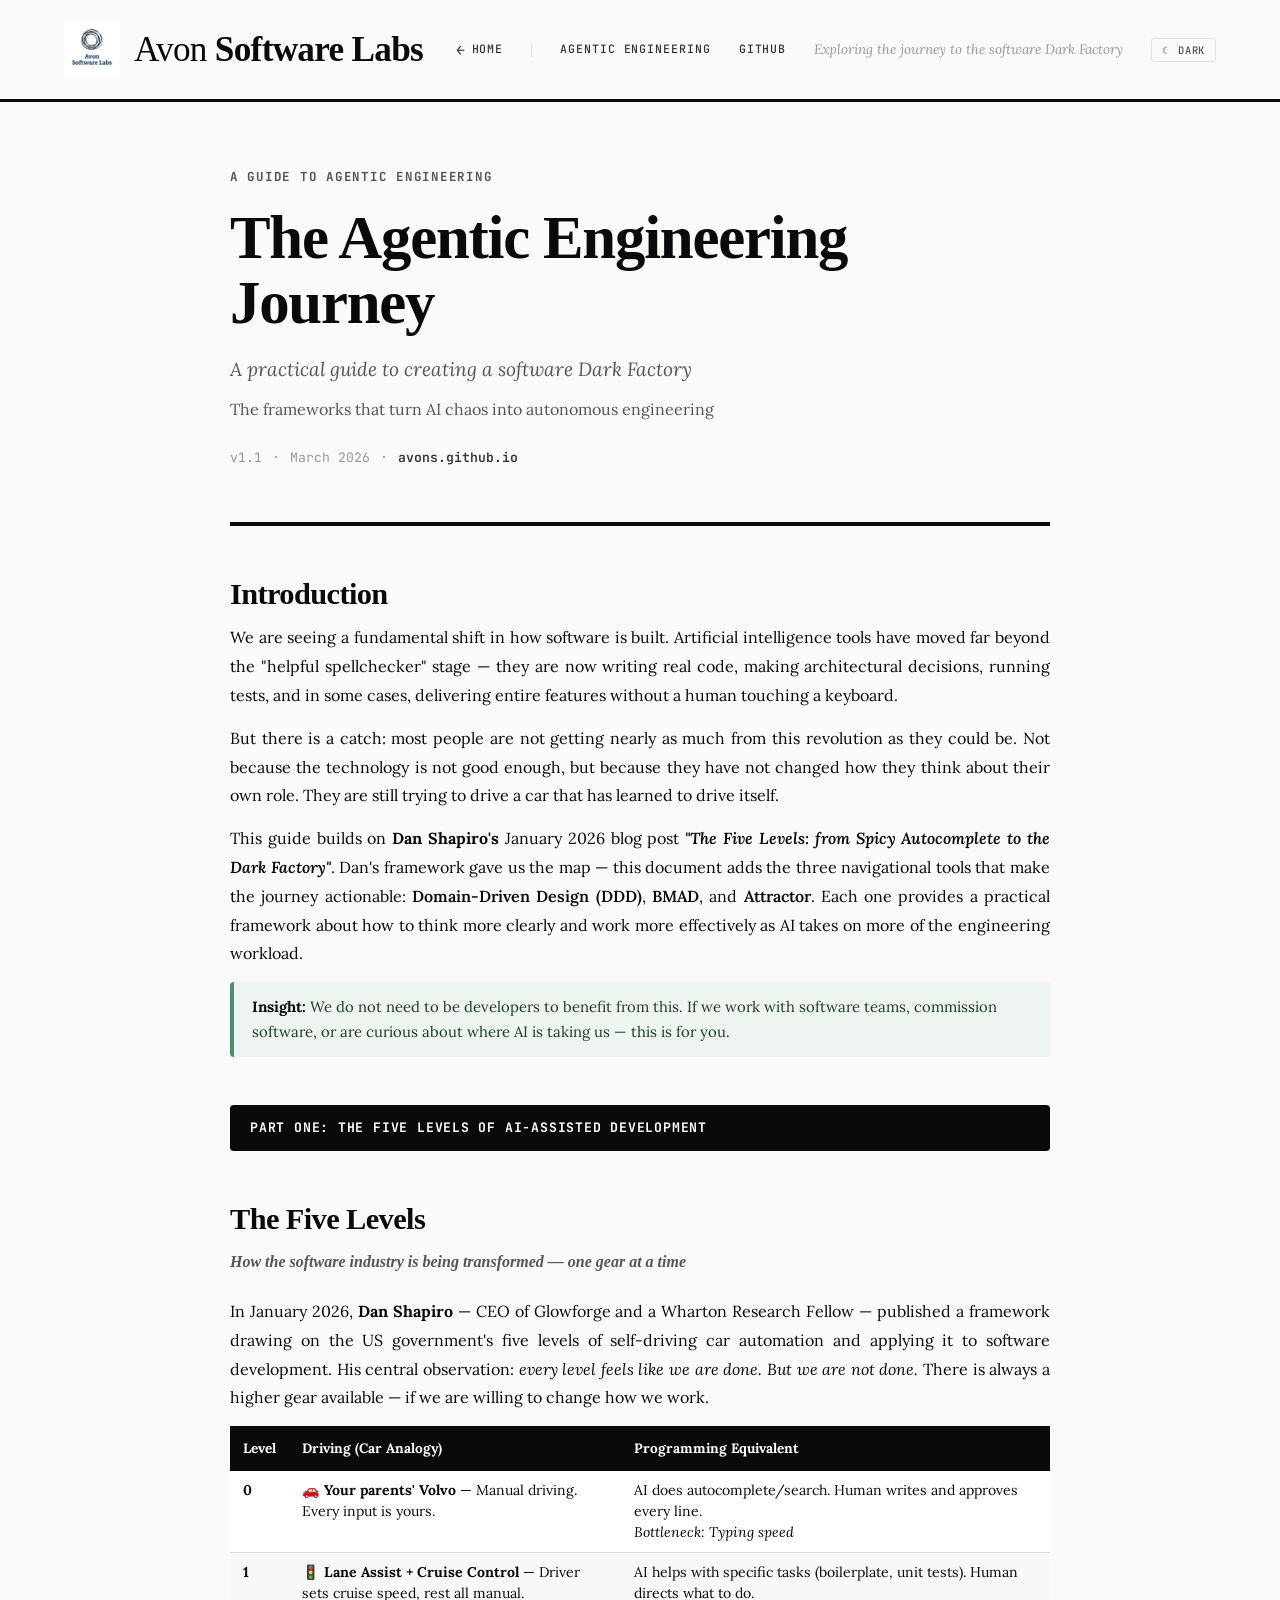
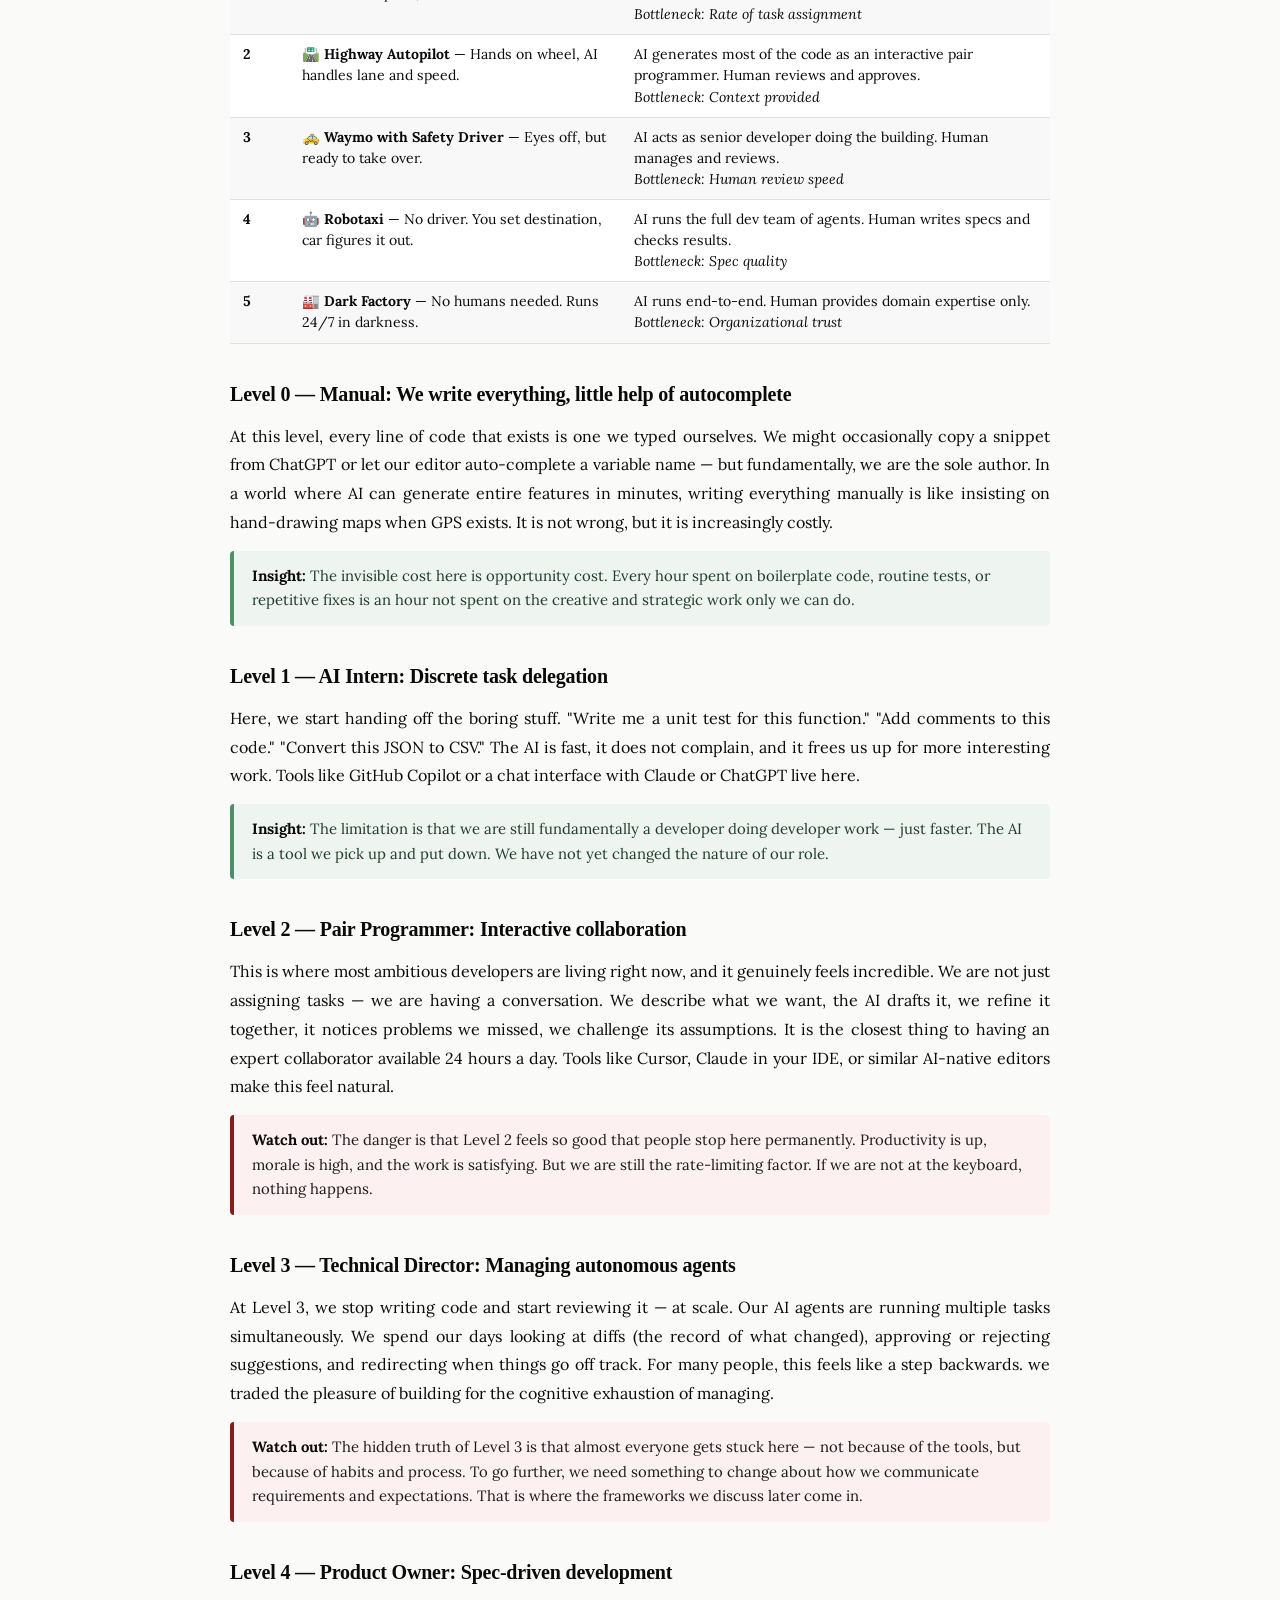
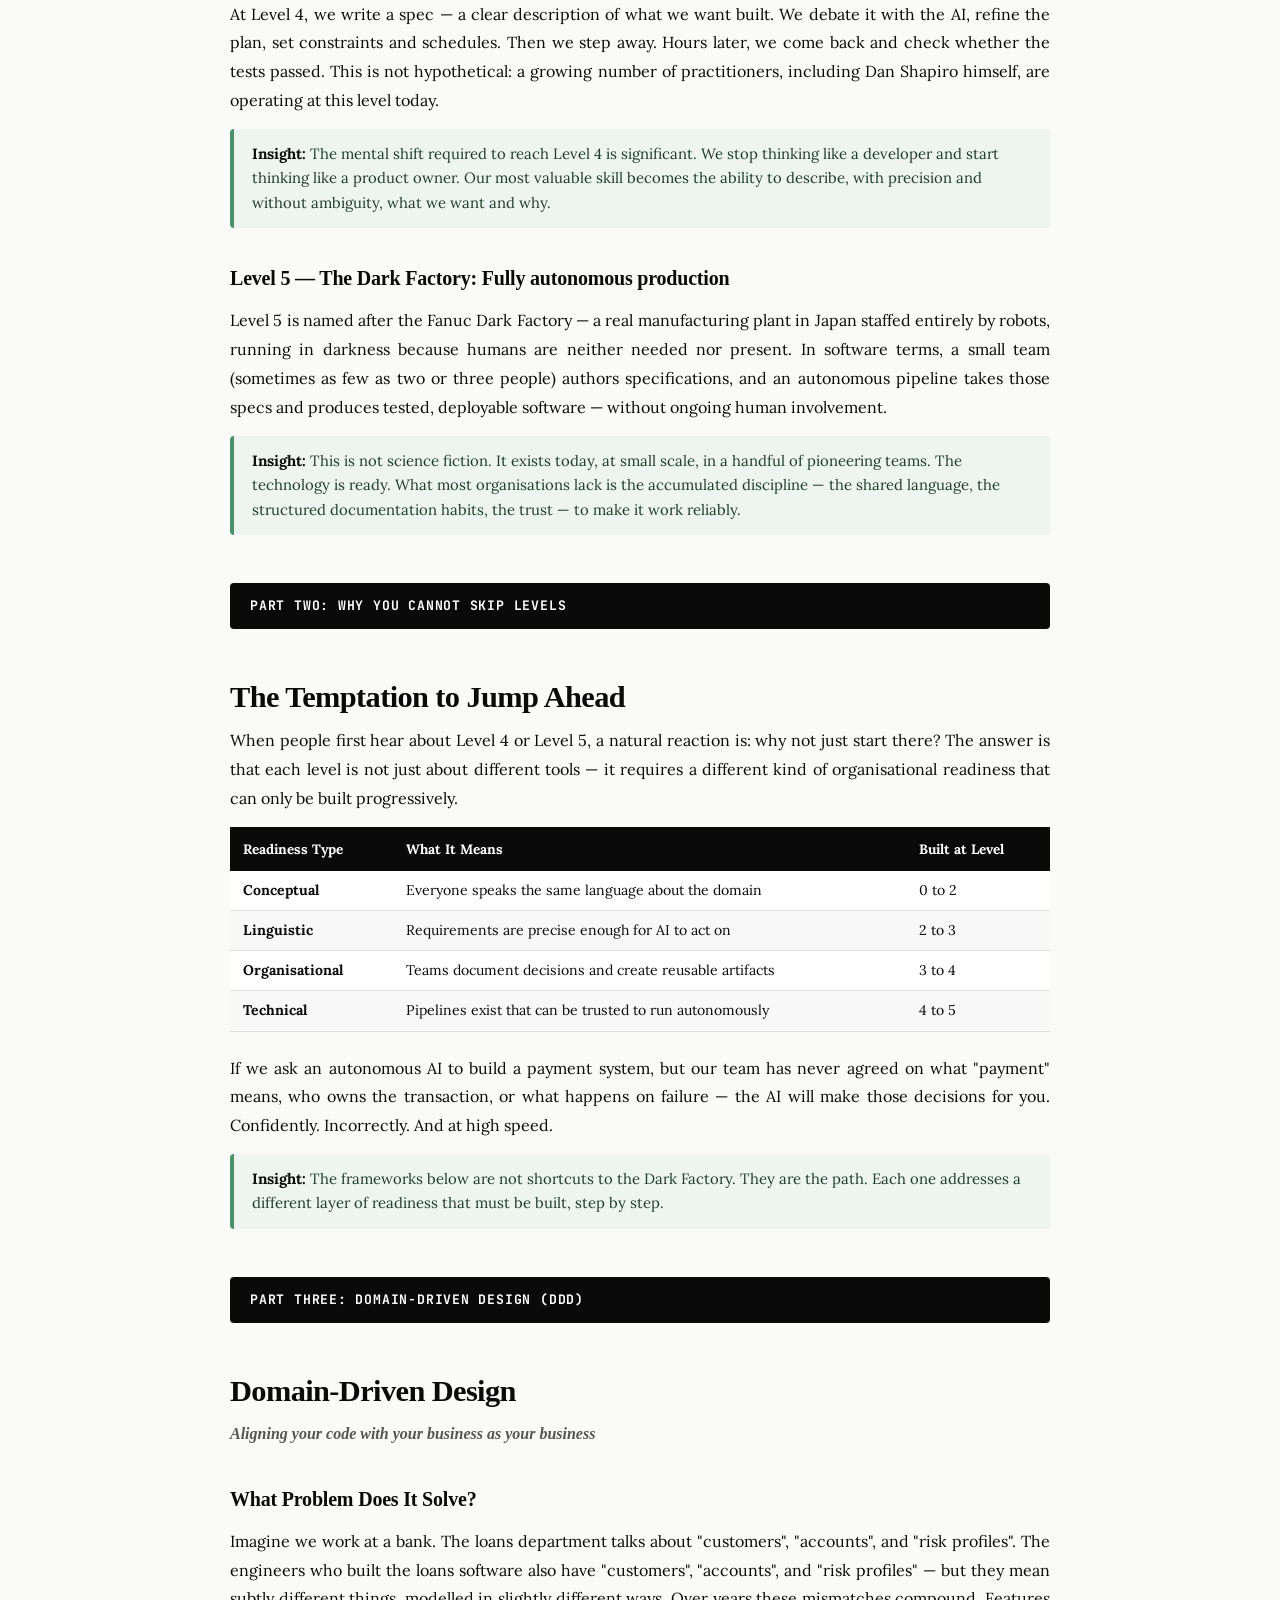
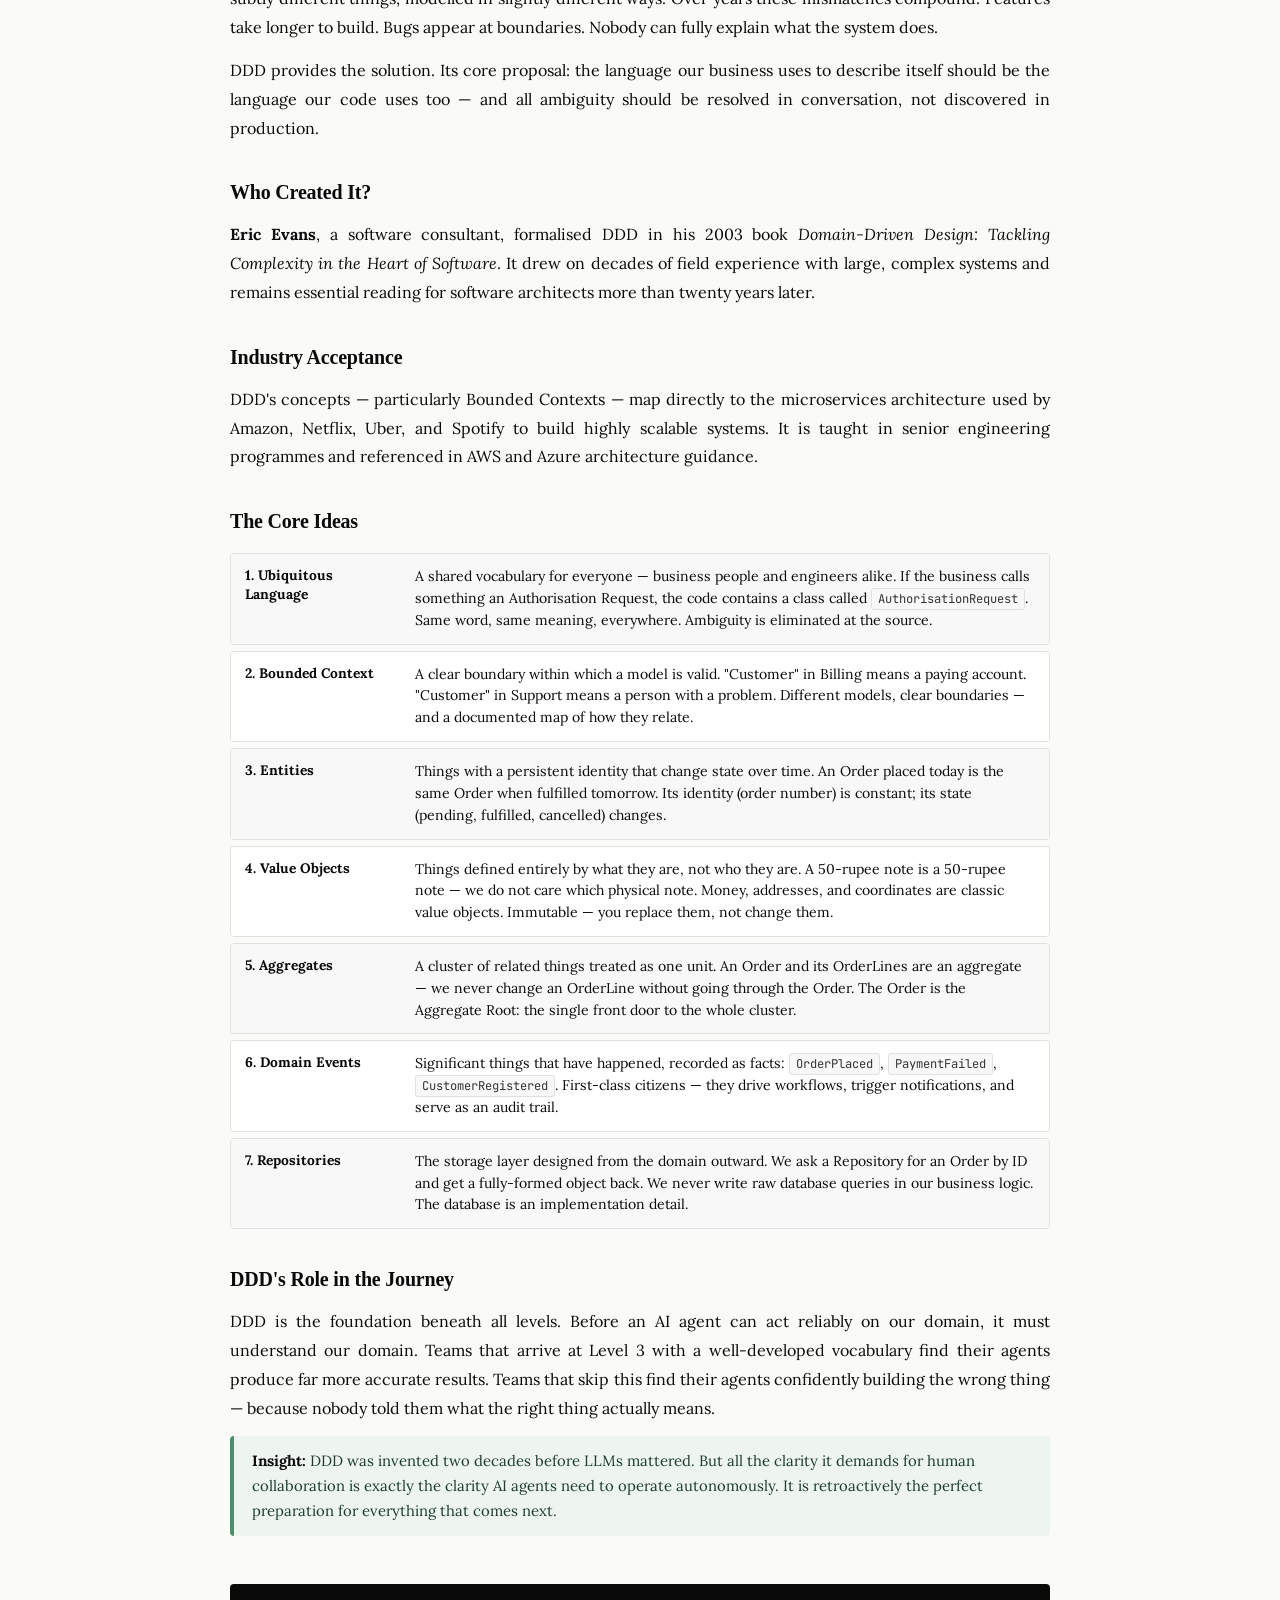
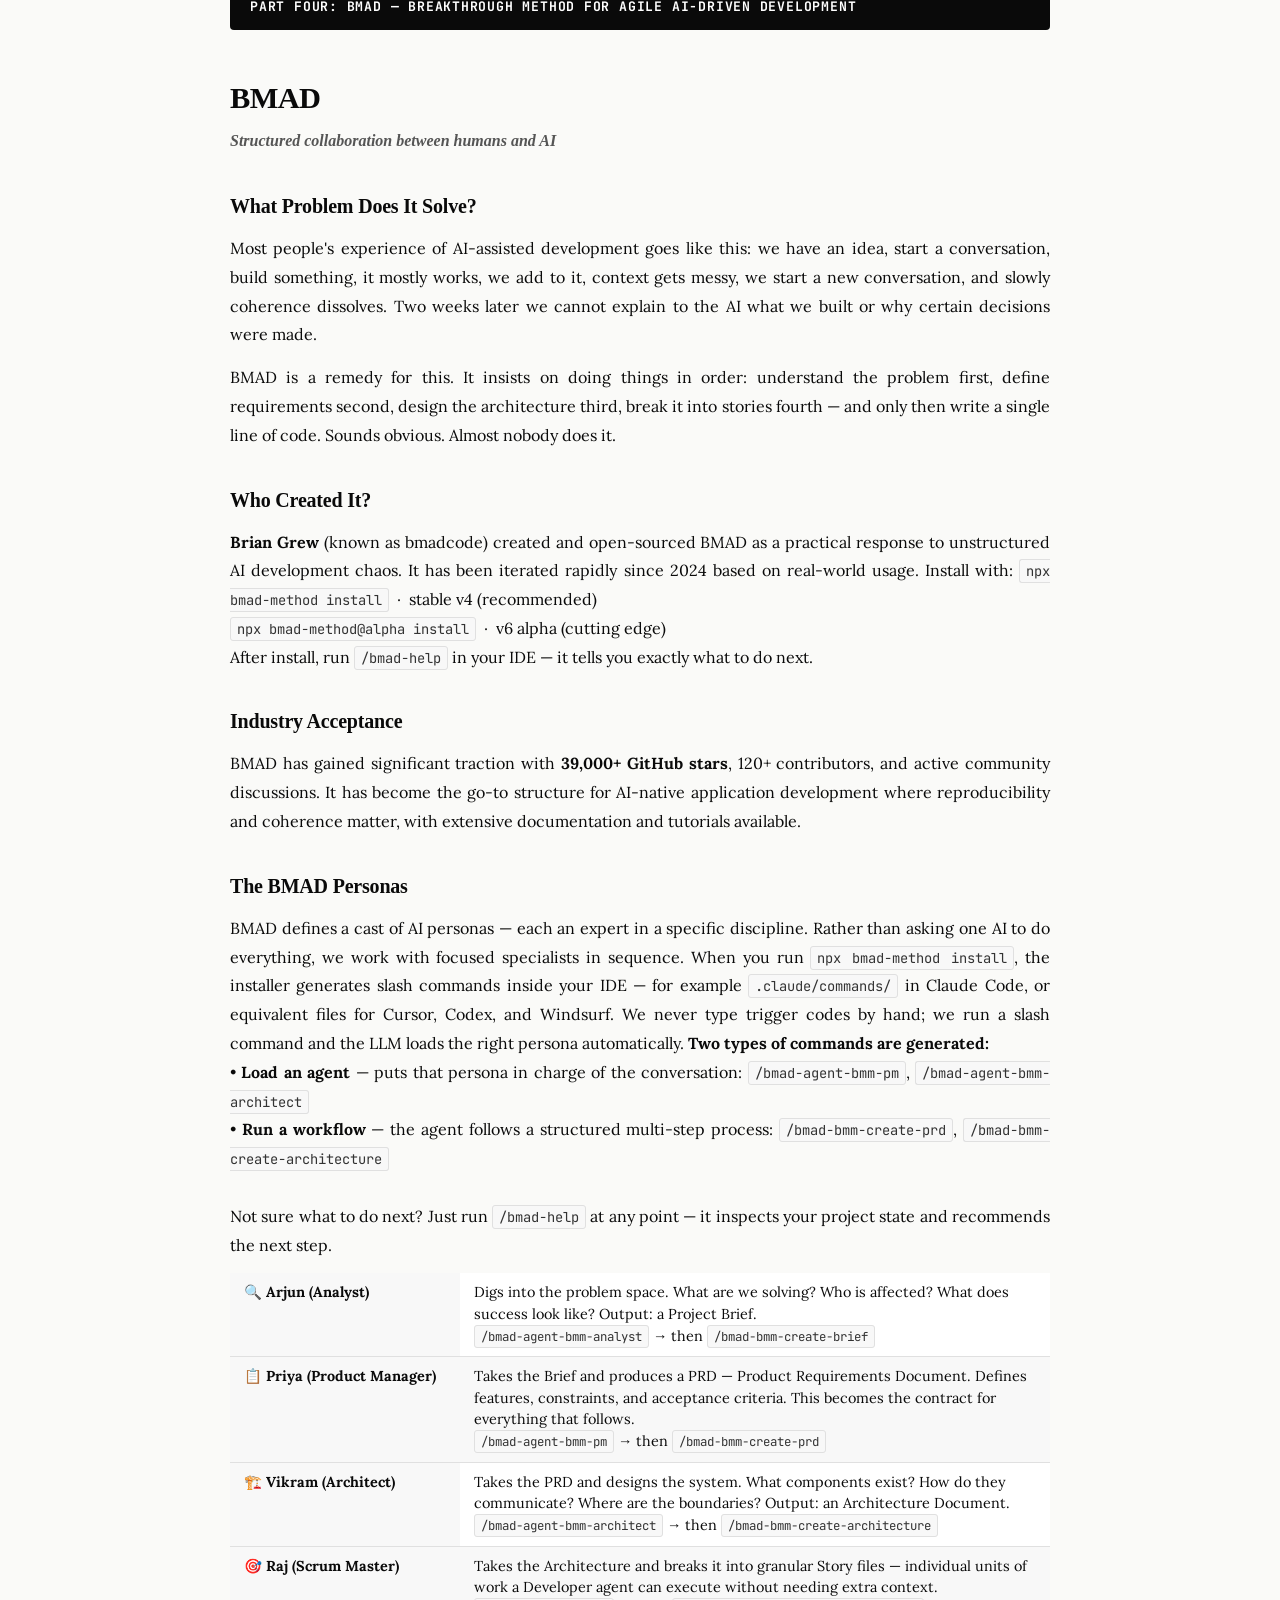
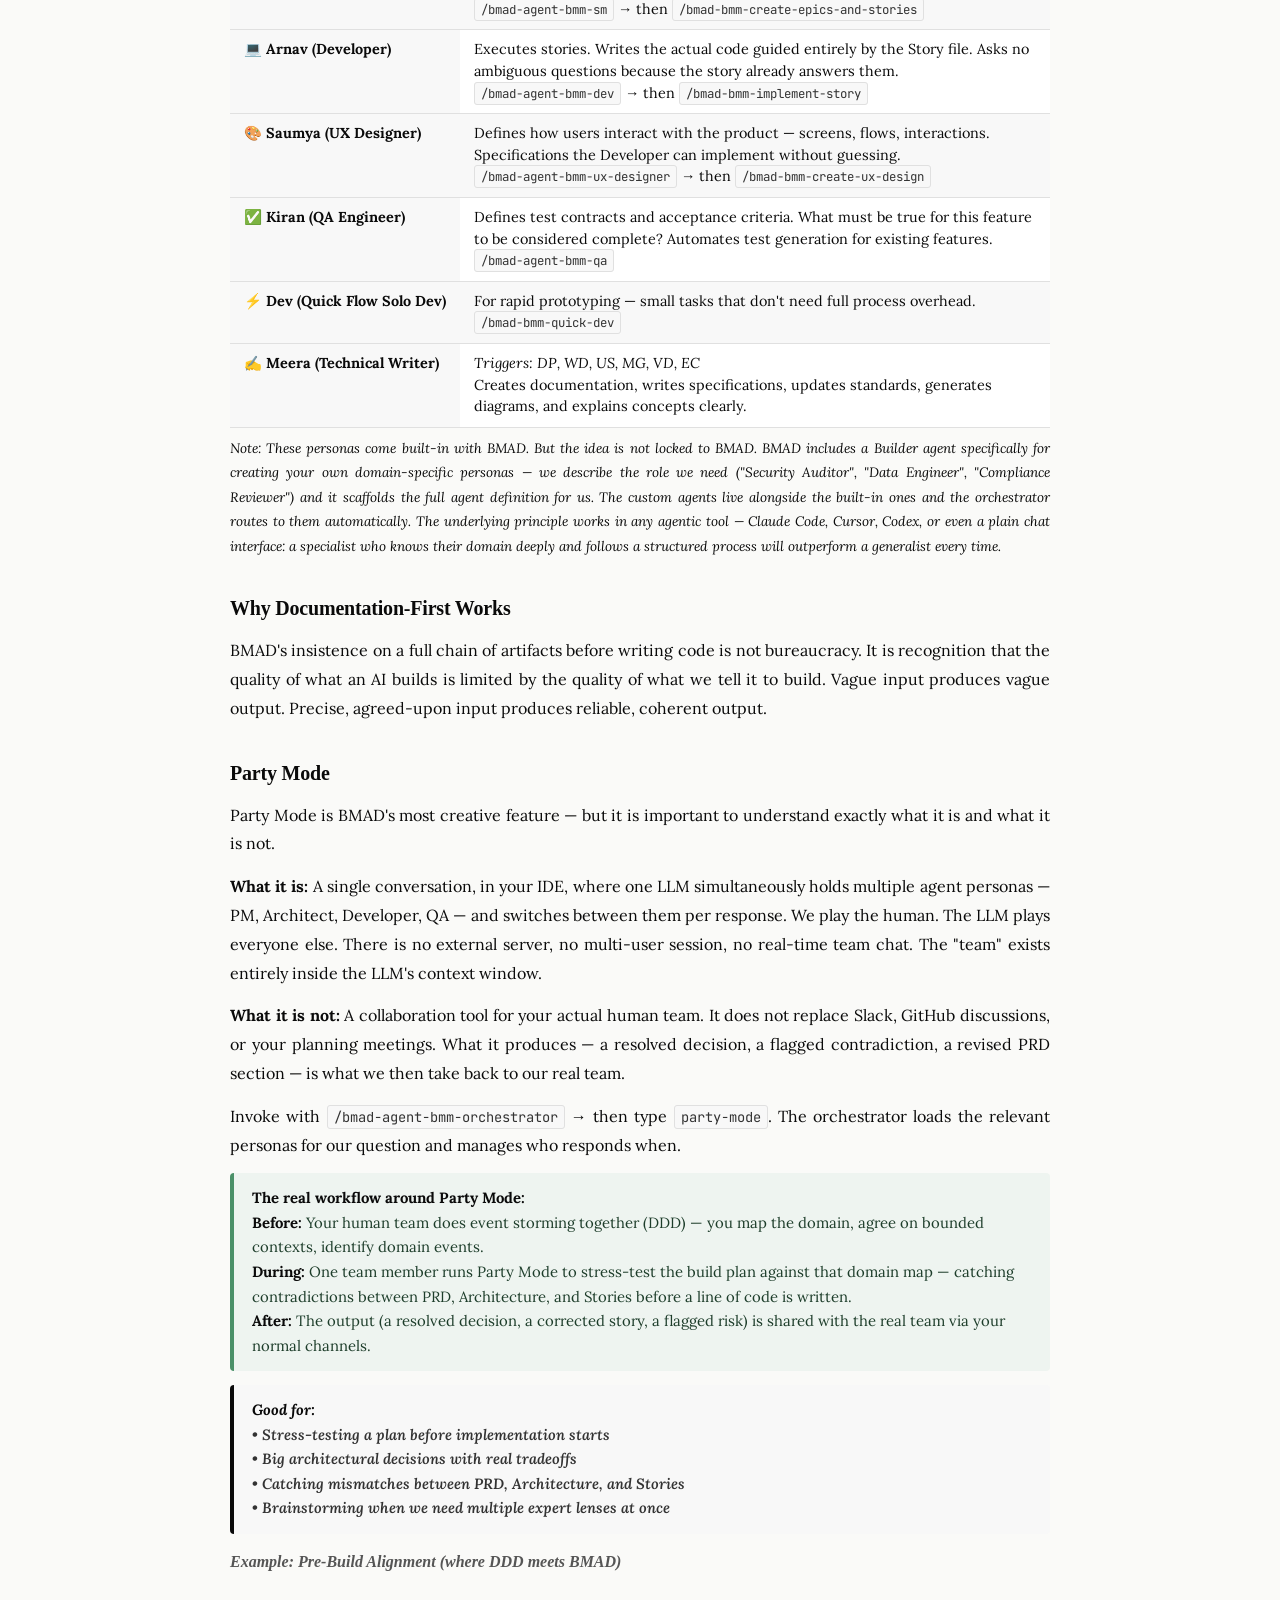
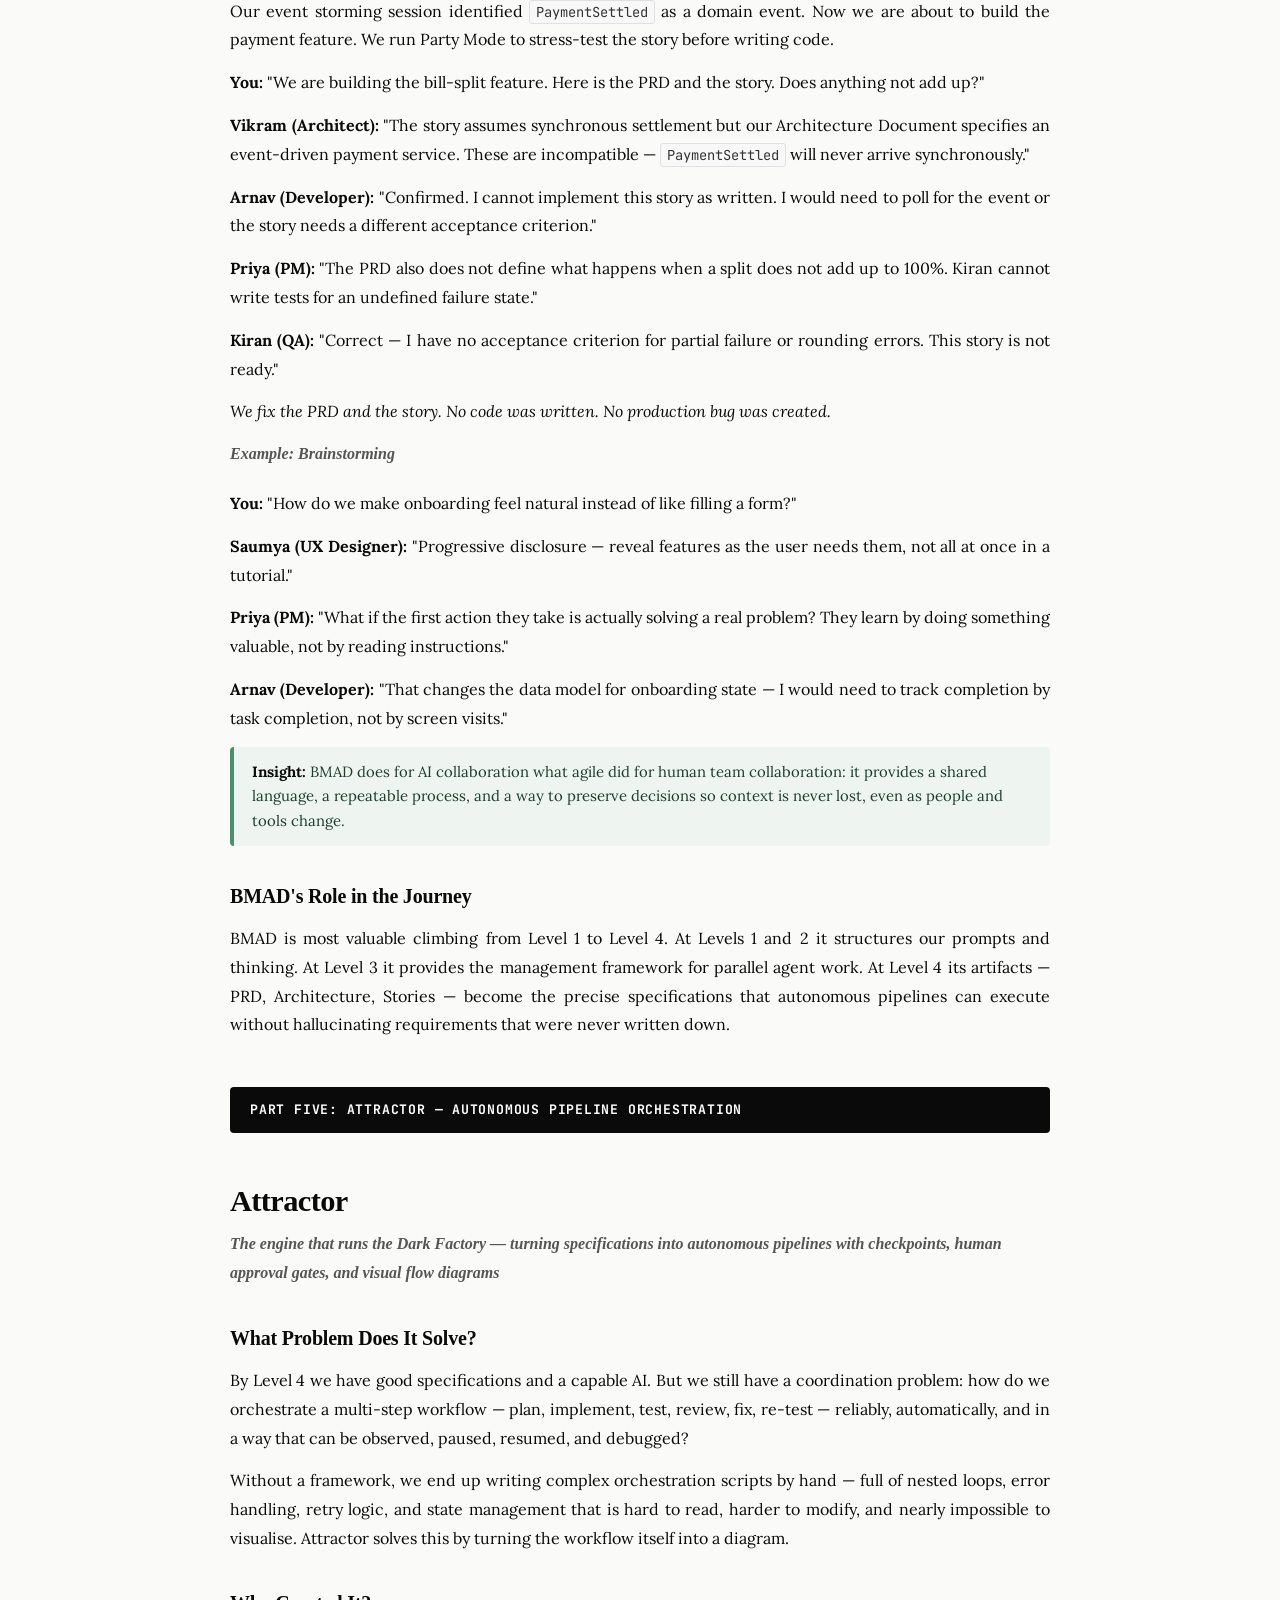
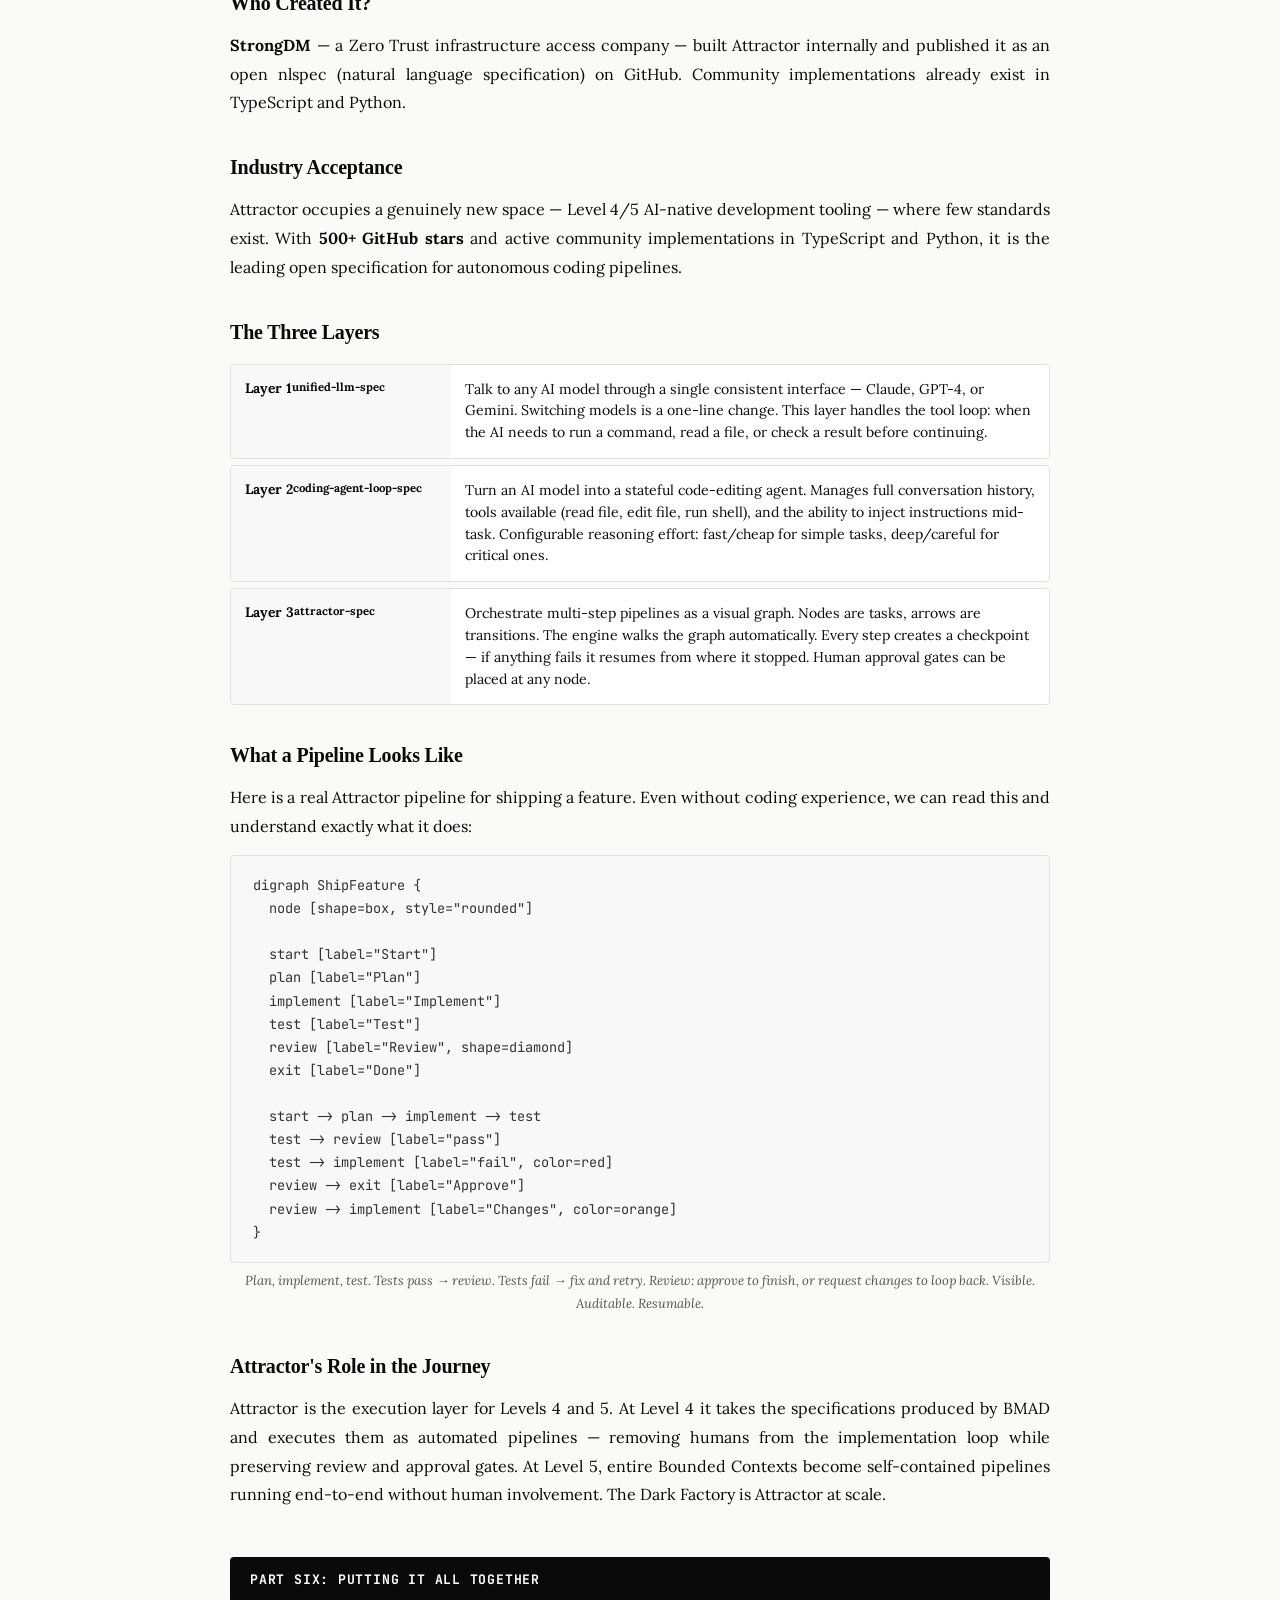
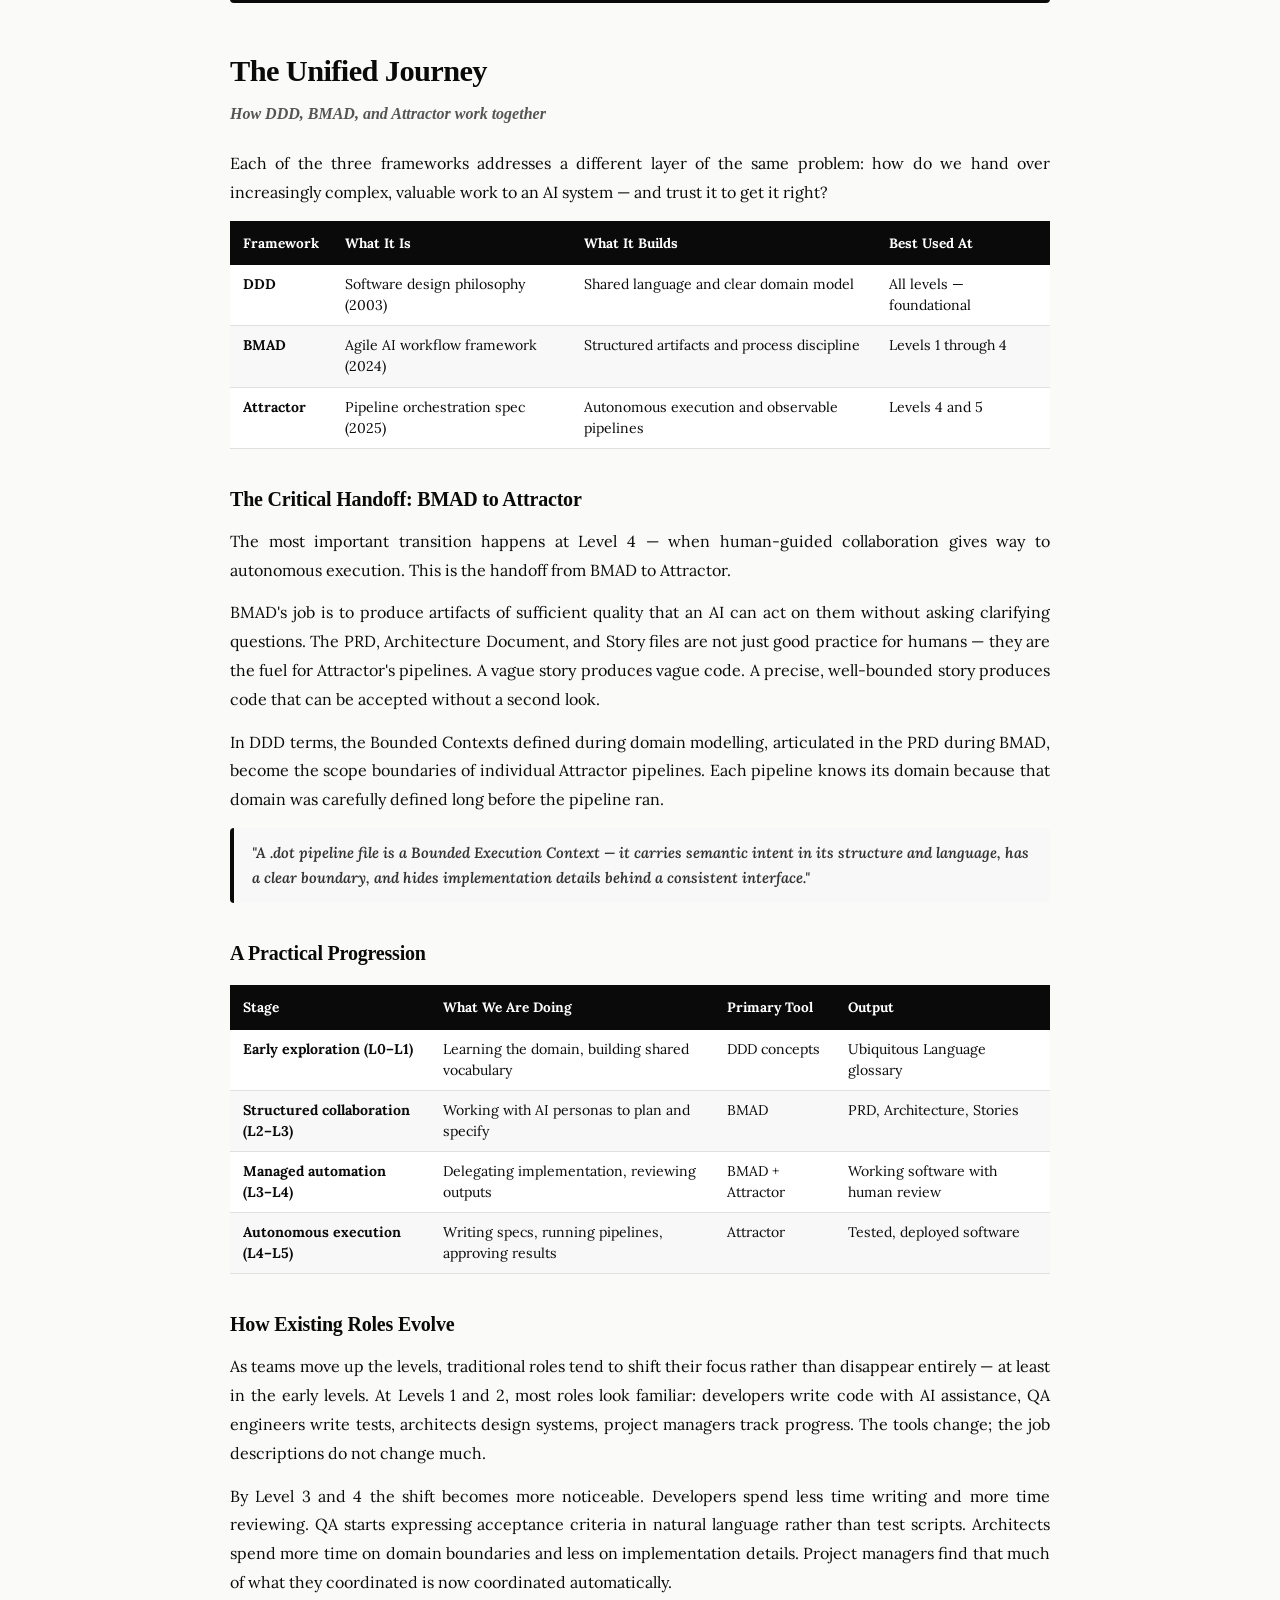
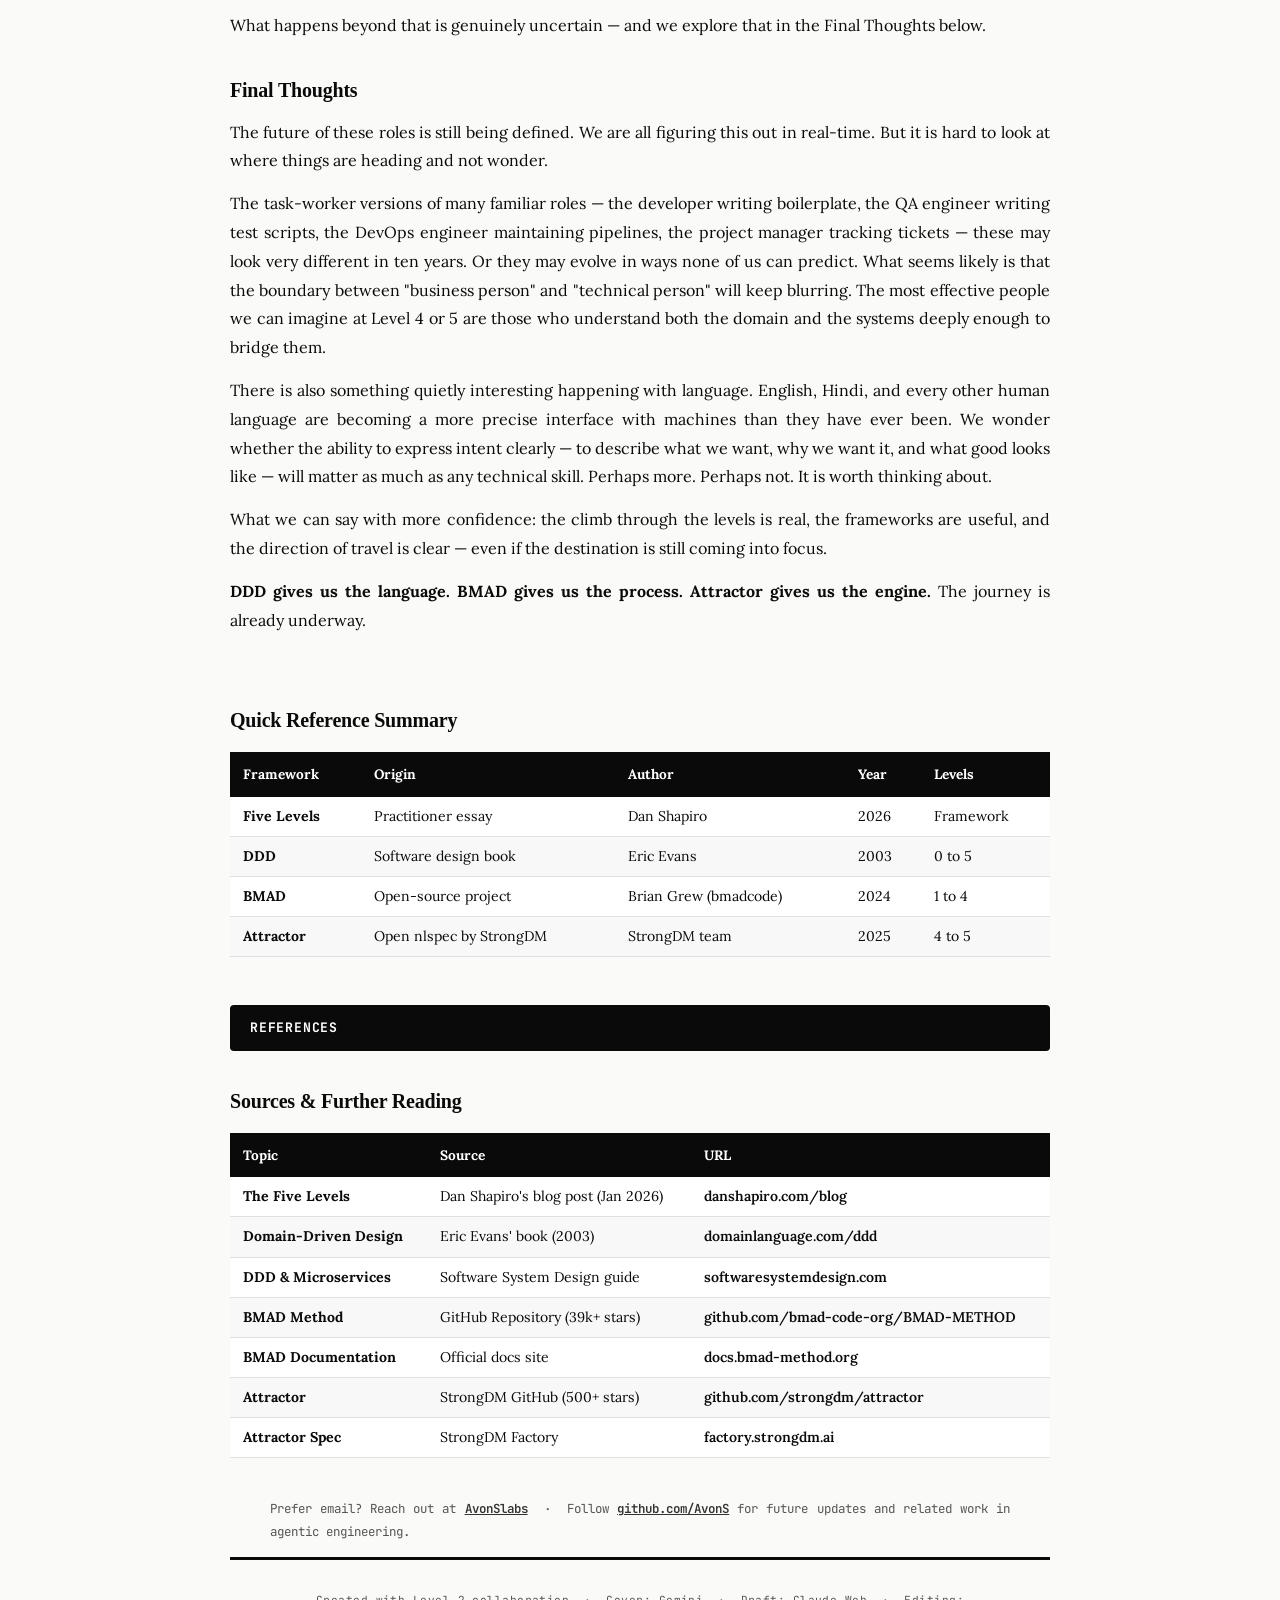
<file: notes/agentic-engineering/index.html>
<!DOCTYPE html>
<html lang="en">
<head>
<meta charset="UTF-8">
<link rel="preconnect" href="https://fonts.googleapis.com">
<link href="https://fonts.googleapis.com/css2?family=Lora:ital,wght@0,400;0,500;0,600;1,400;1,500&family=DM+Sans:ital,wght@0,300;0,400;0,500;0,600;1,400&family=JetBrains+Mono:wght@400;500&display=swap" rel="stylesheet">
<link rel="stylesheet" href="../../assets/style.css?v=1.1">
<link rel="stylesheet" href="../../assets/article.css?v=1.1">
<meta name="viewport" content="width=device-width, initial-scale=1.0">
<title>The Agentic Engineering Journey — Avon Software Labs</title>
<script src="../../assets/components.js?v=1.1" defer></script>

<meta name="description" content="A practical guide to creating a software Dark Factory">
<meta name="keywords" content="agentic engineering, LLM, AI, software development, DDD, BMAD, Attractor, design, architecture, brownfield, enterprise">
<meta name="author" content="Avon Software Labs">

<!-- Open Graph / Facebook -->
<meta property="og:type" content="article">
<meta property="og:url" content="https://avons.github.io/notes/agentic-engineering/">
<meta property="og:title" content="The Agentic Engineering Journey — Avon Software Labs">
<meta property="og:description" content="A practical guide to creating a software Dark Factory">
<meta property="og:image" content="https://avons.github.io/assets/logo.png?v=1.1">

<!-- Twitter -->
<meta property="twitter:card" content="summary_large_image">
<meta property="twitter:url" content="https://avons.github.io/notes/agentic-engineering/">
<meta property="twitter:title" content="The Agentic Engineering Journey — Avon Software Labs">
<meta property="twitter:description" content="A practical guide to creating a software Dark Factory">
<meta property="twitter:image" content="https://avons.github.io/assets/logo.png?v=1.1">

</head>
<body>
<site-header-article></site-header-article>
<div class="article-wrap">

<!-- ══ COVER ══════════════════════════════════════════════════════ -->
<div class="doc-title-block">
  <p class="doc-eyebrow">A Guide to Agentic Engineering</p>
  <h1 class="doc-main-title">The Agentic Engineering Journey</h1>
  <p class="doc-subtitle">A practical guide to creating a software Dark Factory</p>
  <p class="doc-tagline">The frameworks that turn AI chaos into autonomous engineering</p>
  <div class="doc-meta">
    <span>v1.1</span>
    <span>·</span>
    <span>March 2026</span>
    <span>·</span>
    <a href="https://avons.github.io" target="_blank">avons.github.io</a>
  </div>
</div>

<!-- ══ INTRODUCTION ═══════════════════════════════════════════════ -->
<h1>Introduction</h1>
<p>We are seeing a fundamental shift in how software is built. Artificial intelligence tools have moved far beyond the "helpful spellchecker" stage — they are now writing real code, making architectural decisions, running tests, and in some cases, delivering entire features without a human touching a keyboard.</p>
<p>But there is a catch: most people are not getting nearly as much from this revolution as they could be. Not because the technology is not good enough, but because they have not changed how they think about their own role. They are still trying to drive a car that has learned to drive itself.</p>
<p>This guide builds on <strong>Dan Shapiro's</strong> January 2026 blog post <em><a href="https://www.danshapiro.com/blog/2026/01/the-five-levels-from-spicy-autocomplete-to-the-software-factory/" target="_blank">"The Five Levels: from Spicy Autocomplete to the Dark Factory"</a></em>. Dan's framework gave us the map — this document adds the three navigational tools that make the journey actionable: <strong><a href="../../guides/ddd/">Domain-Driven Design (DDD)</a></strong>, <strong><a href="../../guides/bmad/">BMAD</a></strong>, and <strong><a href="../../guides/attractor/">Attractor</a></strong>. Each one provides a practical framework about how to think more clearly and work more effectively as AI takes on more of the engineering workload.</p>
<div class="callout callout-insight"><strong>Insight:</strong> We do not need to be developers to benefit from this. If we work with software teams, commission software, or are curious about where AI is taking us — this is for you.</div>

<!-- ══ PART ONE ════════════════════════════════════════════════════ -->
<div class="section-banner banner-navy">PART ONE: The Five Levels of AI-Assisted Development</div>
<h1>The Five Levels</h1>
<h3>How the software industry is being transformed — one gear at a time</h3>
<p>In January 2026, <strong>Dan Shapiro</strong> — CEO of Glowforge and a Wharton Research Fellow — published a framework drawing on the US government's five levels of self-driving car automation and applying it to software development. His central observation: <em>every level feels like we are done. But we are not done.</em> There is always a higher gear available — if we are willing to change how we work.</p>

<div class="tbl-wrap">
<table>
  <thead><tr><th>Level</th><th>Driving (Car Analogy)</th><th>Programming Equivalent</th></tr></thead>
  <tbody>
    <tr><td><strong>0</strong></td><td>🚗 <strong>Your parents' Volvo</strong> — Manual driving. Every input is yours.</td><td>AI does autocomplete/search. Human writes and approves every line.<br><em>Bottleneck: Typing speed</em></td></tr>
    <tr><td><strong>1</strong></td><td>🚦 <strong>Lane Assist + Cruise Control</strong> — Driver sets cruise speed, rest all manual.</td><td>AI helps with specific tasks (boilerplate, unit tests). Human directs what to do.<br><em>Bottleneck: Rate of task assignment</em></td></tr>
    <tr><td><strong>2</strong></td><td>🛣️ <strong>Highway Autopilot</strong> — Hands on wheel, AI handles lane and speed.</td><td>AI generates most of the code as an interactive pair programmer. Human reviews and approves.<br><em>Bottleneck: Context provided</em></td></tr>
    <tr><td><strong>3</strong></td><td>🚕 <strong>Waymo with Safety Driver</strong> — Eyes off, but ready to take over.</td><td>AI acts as senior developer doing the building. Human manages and reviews.<br><em>Bottleneck: Human review speed</em></td></tr>
    <tr><td><strong>4</strong></td><td>🤖 <strong>Robotaxi</strong> — No driver. You set destination, car figures it out.</td><td>AI runs the full dev team of agents. Human writes specs and checks results.<br><em>Bottleneck: Spec quality</em></td></tr>
    <tr><td><strong>5</strong></td><td>🏭 <strong>Dark Factory</strong> — No humans needed. Runs 24/7 in darkness.</td><td>AI runs end-to-end. Human provides domain expertise only.<br><em>Bottleneck: Organizational trust</em></td></tr>
  </tbody>
</table>
</div>

<h2>Level 0 — Manual: We write everything, little help of autocomplete</h2>
<p>At this level, every line of code that exists is one we typed ourselves. We might occasionally copy a snippet from ChatGPT or let our editor auto-complete a variable name — but fundamentally, we are the sole author. In a world where AI can generate entire features in minutes, writing everything manually is like insisting on hand-drawing maps when GPS exists. It is not wrong, but it is increasingly costly.</p>
<div class="callout callout-insight"><strong>Insight:</strong> The invisible cost here is opportunity cost. Every hour spent on boilerplate code, routine tests, or repetitive fixes is an hour not spent on the creative and strategic work only we can do.</div>

<h2>Level 1 — AI Intern: Discrete task delegation</h2>
<p>Here, we start handing off the boring stuff. "Write me a unit test for this function." "Add comments to this code." "Convert this JSON to CSV." The AI is fast, it does not complain, and it frees us up for more interesting work. Tools like GitHub Copilot or a chat interface with Claude or ChatGPT live here.</p>
<div class="callout callout-insight"><strong>Insight:</strong> The limitation is that we are still fundamentally a developer doing developer work — just faster. The AI is a tool we pick up and put down. We have not yet changed the nature of our role.</div>

<h2>Level 2 — Pair Programmer: Interactive collaboration</h2>
<p>This is where most ambitious developers are living right now, and it genuinely feels incredible. We are not just assigning tasks — we are having a conversation. We describe what we want, the AI drafts it, we refine it together, it notices problems we missed, we challenge its assumptions. It is the closest thing to having an expert collaborator available 24 hours a day. Tools like Cursor, Claude in your IDE, or similar AI-native editors make this feel natural.</p>
<div class="callout callout-warn"><strong>Watch out:</strong> The danger is that Level 2 feels so good that people stop here permanently. Productivity is up, morale is high, and the work is satisfying. But we are still the rate-limiting factor. If we are not at the keyboard, nothing happens.</div>

<h2>Level 3 — Technical Director: Managing autonomous agents</h2>
<p>At Level 3, we stop writing code and start reviewing it — at scale. Our AI agents are running multiple tasks simultaneously. We spend our days looking at diffs (the record of what changed), approving or rejecting suggestions, and redirecting when things go off track. For many people, this feels like a step backwards. we traded the pleasure of building for the cognitive exhaustion of managing.</p>
<div class="callout callout-warn"><strong>Watch out:</strong> The hidden truth of Level 3 is that almost everyone gets stuck here — not because of the tools, but because of habits and process. To go further, we need something to change about how we communicate requirements and expectations. That is where the frameworks we discuss later come in.</div>

<h2>Level 4 — Product Owner: Spec-driven development</h2>
<p>At Level 4, we write a spec — a clear description of what we want built. We debate it with the AI, refine the plan, set constraints and schedules. Then we step away. Hours later, we come back and check whether the tests passed. This is not hypothetical: a growing number of practitioners, including Dan Shapiro himself, are operating at this level today.</p>
<div class="callout callout-insight"><strong>Insight:</strong> The mental shift required to reach Level 4 is significant. We stop thinking like a developer and start thinking like a product owner. Our most valuable skill becomes the ability to describe, with precision and without ambiguity, what we want and why.</div>

<h2>Level 5 — The Dark Factory: Fully autonomous production</h2>
<p>Level 5 is named after the Fanuc Dark Factory — a real manufacturing plant in Japan staffed entirely by robots, running in darkness because humans are neither needed nor present. In software terms, a small team (sometimes as few as two or three people) authors specifications, and an autonomous pipeline takes those specs and produces tested, deployable software — without ongoing human involvement.</p>
<div class="callout callout-insight"><strong>Insight:</strong> This is not science fiction. It exists today, at small scale, in a handful of pioneering teams. The technology is ready. What most organisations lack is the accumulated discipline — the shared language, the structured documentation habits, the trust — to make it work reliably.</div>

<!-- ══ PART TWO ═════════════════════════════════════════════════════ -->
<div class="section-banner banner-navy">PART TWO: Why You Cannot Skip Levels</div>
<h1>The Temptation to Jump Ahead</h1>
<p>When people first hear about Level 4 or Level 5, a natural reaction is: why not just start there? The answer is that each level is not just about different tools — it requires a different kind of organisational readiness that can only be built progressively.</p>

<div class="tbl-wrap">
<table>
  <thead><tr><th>Readiness Type</th><th>What It Means</th><th>Built at Level</th></tr></thead>
  <tbody>
    <tr><td><strong>Conceptual</strong></td><td>Everyone speaks the same language about the domain</td><td>0 to 2</td></tr>
    <tr><td><strong>Linguistic</strong></td><td>Requirements are precise enough for AI to act on</td><td>2 to 3</td></tr>
    <tr><td><strong>Organisational</strong></td><td>Teams document decisions and create reusable artifacts</td><td>3 to 4</td></tr>
    <tr><td><strong>Technical</strong></td><td>Pipelines exist that can be trusted to run autonomously</td><td>4 to 5</td></tr>
  </tbody>
</table>
</div>
<p>If we ask an autonomous AI to build a payment system, but our team has never agreed on what "payment" means, who owns the transaction, or what happens on failure — the AI will make those decisions for you. Confidently. Incorrectly. And at high speed.</p>
<div class="callout callout-insight"><strong>Insight:</strong> The frameworks below are not shortcuts to the Dark Factory. They are the path. Each one addresses a different layer of readiness that must be built, step by step.</div>

<!-- ══ PART THREE ═══════════════════════════════════════════════════ -->
<div class="section-banner banner-navy">PART THREE: Domain-Driven Design (DDD)</div>
<h1>Domain-Driven Design</h1>
<h3>Aligning your code with your business as your business</h3>

<h2>What Problem Does It Solve?</h2>
<p>Imagine we work at a bank. The loans department talks about "customers", "accounts", and "risk profiles". The engineers who built the loans software also have "customers", "accounts", and "risk profiles" — but they mean subtly different things, modelled in slightly different ways. Over years these mismatches compound. Features take longer to build. Bugs appear at boundaries. Nobody can fully explain what the system does.</p>
<p>DDD provides the solution. Its core proposal: the language our business uses to describe itself should be the language our code uses too — and all ambiguity should be resolved in conversation, not discovered in production.</p>

<h2>Who Created It?</h2>
<p><strong>Eric Evans</strong>, a software consultant, formalised DDD in his 2003 book <em>Domain-Driven Design: Tackling Complexity in the Heart of Software</em>. It drew on decades of field experience with large, complex systems and remains essential reading for software architects more than twenty years later.</p>

<h2>Industry Acceptance</h2>
<p>DDD's concepts — particularly Bounded Contexts — map directly to the microservices architecture used by Amazon, Netflix, Uber, and Spotify to build highly scalable systems. It is taught in senior engineering programmes and referenced in AWS and Azure architecture guidance.</p>

<h2>The Core Ideas</h2>
<div class="concept-grid">
  <div class="concept-card"><div class="concept-label c-alt1">1. Ubiquitous Language</div><div class="concept-desc c-alt1">A shared vocabulary for everyone — business people and engineers alike. If the business calls something an Authorisation Request, the code contains a class called <code>AuthorisationRequest</code>. Same word, same meaning, everywhere. Ambiguity is eliminated at the source.</div></div>
  <div class="concept-card"><div class="concept-label c-alt2">2. Bounded Context</div><div class="concept-desc c-alt2">A clear boundary within which a model is valid. "Customer" in Billing means a paying account. "Customer" in Support means a person with a problem. Different models, clear boundaries — and a documented map of how they relate.</div></div>
  <div class="concept-card"><div class="concept-label c-alt1">3. Entities</div><div class="concept-desc c-alt1">Things with a persistent identity that change state over time. An Order placed today is the same Order when fulfilled tomorrow. Its identity (order number) is constant; its state (pending, fulfilled, cancelled) changes.</div></div>
  <div class="concept-card"><div class="concept-label c-alt2">4. Value Objects</div><div class="concept-desc c-alt2">Things defined entirely by what they are, not who they are. A 50-rupee note is a 50-rupee note — we do not care which physical note. Money, addresses, and coordinates are classic value objects. Immutable — you replace them, not change them.</div></div>
  <div class="concept-card"><div class="concept-label c-alt1">5. Aggregates</div><div class="concept-desc c-alt1">A cluster of related things treated as one unit. An Order and its OrderLines are an aggregate — we never change an OrderLine without going through the Order. The Order is the Aggregate Root: the single front door to the whole cluster.</div></div>
  <div class="concept-card"><div class="concept-label c-alt2">6. Domain Events</div><div class="concept-desc c-alt2">Significant things that have happened, recorded as facts: <code>OrderPlaced</code>, <code>PaymentFailed</code>, <code>CustomerRegistered</code>. First-class citizens — they drive workflows, trigger notifications, and serve as an audit trail.</div></div>
  <div class="concept-card"><div class="concept-label c-alt1">7. Repositories</div><div class="concept-desc c-alt1">The storage layer designed from the domain outward. We ask a Repository for an Order by ID and get a fully-formed object back. We never write raw database queries in our business logic. The database is an implementation detail.</div></div>
</div>

<h2>DDD's Role in the Journey</h2>
<p>DDD is the foundation beneath all levels. Before an AI agent can act reliably on our domain, it must understand our domain. Teams that arrive at Level 3 with a well-developed vocabulary find their agents produce far more accurate results. Teams that skip this find their agents confidently building the wrong thing — because nobody told them what the right thing actually means.</p>
<div class="callout callout-insight"><strong>Insight:</strong> DDD was invented two decades before LLMs mattered. But all the clarity it demands for human collaboration is exactly the clarity AI agents need to operate autonomously. It is retroactively the perfect preparation for everything that comes next.</div>

<!-- ══ PART FOUR ════════════════════════════════════════════════════ -->
<div class="section-banner banner-navy">PART FOUR: BMAD — Breakthrough Method for Agile AI-Driven Development</div>
<h1>BMAD</h1>
<h3>Structured collaboration between humans and AI</h3>

<h2>What Problem Does It Solve?</h2>
<p>Most people's experience of AI-assisted development goes like this: we have an idea, start a conversation, build something, it mostly works, we add to it, context gets messy, we start a new conversation, and slowly coherence dissolves. Two weeks later we cannot explain to the AI what we built or why certain decisions were made.</p>
<p>BMAD is a remedy for this. It insists on doing things in order: understand the problem first, define requirements second, design the architecture third, break it into stories fourth — and only then write a single line of code. Sounds obvious. Almost nobody does it.</p>

<h2>Who Created It?</h2>
<p><strong>Brian Grew</strong> (known as bmadcode) created and open-sourced BMAD as a practical response to unstructured AI development chaos. It has been iterated rapidly since 2024 based on real-world usage. Install with:
<code>npx bmad-method install</code> &nbsp;·&nbsp; stable v4 (recommended)<br>
<code>npx bmad-method@alpha install</code> &nbsp;·&nbsp; v6 alpha (cutting edge)<br>
After install, run <code>/bmad-help</code> in your IDE — it tells you exactly what to do next.</p>

<h2>Industry Acceptance</h2>
<p>BMAD has gained significant traction with <strong>39,000+ GitHub stars</strong>, 120+ contributors, and active community discussions. It has become the go-to structure for AI-native application development where reproducibility and coherence matter, with extensive documentation and tutorials available.</p>

<h2>The BMAD Personas</h2>
<p>BMAD defines a cast of AI personas — each an expert in a specific discipline. Rather than asking one AI to do everything, we work with focused specialists in sequence.

When you run <code>npx bmad-method install</code>, the installer generates slash commands inside your IDE — for example <code>.claude/commands/</code> in Claude Code, or equivalent files for Cursor, Codex, and Windsurf. We never type trigger codes by hand; we run a slash command and the LLM loads the right persona automatically.

<strong>Two types of commands are generated:</strong><br>
• <strong>Load an agent</strong> — puts that persona in charge of the conversation: <code>/bmad-agent-bmm-pm</code>, <code>/bmad-agent-bmm-architect</code><br>
• <strong>Run a workflow</strong> — the agent follows a structured multi-step process: <code>/bmad-bmm-create-prd</code>, <code>/bmad-bmm-create-architecture</code><br><br>
Not sure what to do next? Just run <code>/bmad-help</code> at any point — it inspects your project state and recommends the next step.</p>
<table class="persona-tbl">
  <tr><td>🔍 <strong>Arjun</strong> (Analyst)</td><td>Digs into the problem space. What are we solving? Who is affected? What does success look like? Output: a Project Brief.<br><code>/bmad-agent-bmm-analyst</code> → then <code>/bmad-bmm-create-brief</code></td></tr>
  <tr><td>📋 <strong>Priya</strong> (Product Manager)</td><td>Takes the Brief and produces a PRD — Product Requirements Document. Defines features, constraints, and acceptance criteria. This becomes the contract for everything that follows.<br><code>/bmad-agent-bmm-pm</code> → then <code>/bmad-bmm-create-prd</code></td></tr>
  <tr><td>🏗️ <strong>Vikram</strong> (Architect)</td><td>Takes the PRD and designs the system. What components exist? How do they communicate? Where are the boundaries? Output: an Architecture Document.<br><code>/bmad-agent-bmm-architect</code> → then <code>/bmad-bmm-create-architecture</code></td></tr>
  <tr><td>🎯 <strong>Raj</strong> (Scrum Master)</td><td>Takes the Architecture and breaks it into granular Story files — individual units of work a Developer agent can execute without needing extra context.<br><code>/bmad-agent-bmm-sm</code> → then <code>/bmad-bmm-create-epics-and-stories</code></td></tr>
  <tr><td>💻 <strong>Arnav</strong> (Developer)</td><td>Executes stories. Writes the actual code guided entirely by the Story file. Asks no ambiguous questions because the story already answers them.<br><code>/bmad-agent-bmm-dev</code> → then <code>/bmad-bmm-implement-story</code></td></tr>
  <tr><td>🎨 <strong>Saumya</strong> (UX Designer)</td><td>Defines how users interact with the product — screens, flows, interactions. Specifications the Developer can implement without guessing.<br><code>/bmad-agent-bmm-ux-designer</code> → then <code>/bmad-bmm-create-ux-design</code></td></tr>
  <tr><td>✅ <strong>Kiran</strong> (QA Engineer)</td><td>Defines test contracts and acceptance criteria. What must be true for this feature to be considered complete? Automates test generation for existing features.<br><code>/bmad-agent-bmm-qa</code></td></tr>
  <tr><td>⚡ <strong>Dev</strong> (Quick Flow Solo Dev)</td><td>For rapid prototyping — small tasks that don't need full process overhead.<br><code>/bmad-bmm-quick-dev</code></td></tr>
  <tr><td>✍️ <strong>Meera</strong> (Technical Writer)</td><td><em>Triggers: DP, WD, US, MG, VD, EC</em><br>Creates documentation, writes specifications, updates standards, generates diagrams, and explains concepts clearly.</td></tr>
</table>
<p style="font-size:0.85rem;color:var(--mid-text);margin-top:8px;"><em>Note: These personas come built-in with BMAD. But the idea is not locked to BMAD. BMAD includes a Builder agent specifically for creating your own domain-specific personas — we describe the role we need ("Security Auditor", "Data Engineer", "Compliance Reviewer") and it scaffolds the full agent definition for us. The custom agents live alongside the built-in ones and the orchestrator routes to them automatically. The underlying principle works in any agentic tool — Claude Code, Cursor, Codex, or even a plain chat interface: a specialist who knows their domain deeply and follows a structured process will outperform a generalist every time.</em></p>

<h2>Why Documentation-First Works</h2>
<p>BMAD's insistence on a full chain of artifacts before writing code is not bureaucracy. It is recognition that the quality of what an AI builds is limited by the quality of what we tell it to build. Vague input produces vague output. Precise, agreed-upon input produces reliable, coherent output.</p>
<h2>Party Mode</h2>
<p>Party Mode is BMAD's most creative feature — but it is important to understand exactly what it is and what it is not.</p>

<p><strong>What it is:</strong> A single conversation, in your IDE, where one LLM simultaneously holds multiple agent personas — PM, Architect, Developer, QA — and switches between them per response. We play the human. The LLM plays everyone else. There is no external server, no multi-user session, no real-time team chat. The "team" exists entirely inside the LLM's context window.</p>

<p><strong>What it is not:</strong> A collaboration tool for your actual human team. It does not replace Slack, GitHub discussions, or your planning meetings. What it produces — a resolved decision, a flagged contradiction, a revised PRD section — is what we then take back to our real team.</p>

<p>Invoke with <code>/bmad-agent-bmm-orchestrator</code> → then type <code>party-mode</code>. The orchestrator loads the relevant personas for our question and manages who responds when.</p>

<div class="callout callout-insight"><strong>The real workflow around Party Mode:</strong><br>
<strong>Before:</strong> Your human team does event storming together (DDD) — you map the domain, agree on bounded contexts, identify domain events.<br>
<strong>During:</strong> One team member runs Party Mode to stress-test the build plan against that domain map — catching contradictions between PRD, Architecture, and Stories before a line of code is written.<br>
<strong>After:</strong> The output (a resolved decision, a corrected story, a flagged risk) is shared with the real team via your normal channels.
</div>

<div class="callout callout-quote"><strong>Good for:</strong><br>
• Stress-testing a plan before implementation starts<br>
• Big architectural decisions with real tradeoffs<br>
• Catching mismatches between PRD, Architecture, and Stories<br>
• Brainstorming when we need multiple expert lenses at once</div>

<h3>Example: Pre-Build Alignment (where DDD meets BMAD)</h3>
<p>Our event storming session identified <code>PaymentSettled</code> as a domain event. Now we are about to build the payment feature. We run Party Mode to stress-test the story before writing code.</p>
<p><strong>You:</strong> "We are building the bill-split feature. Here is the PRD and the story. Does anything not add up?"</p>
<p><strong>Vikram (Architect):</strong> "The story assumes synchronous settlement but our Architecture Document specifies an event-driven payment service. These are incompatible — <code>PaymentSettled</code> will never arrive synchronously."</p>
<p><strong>Arnav (Developer):</strong> "Confirmed. I cannot implement this story as written. I would need to poll for the event or the story needs a different acceptance criterion."</p>
<p><strong>Priya (PM):</strong> "The PRD also does not define what happens when a split does not add up to 100%. Kiran cannot write tests for an undefined failure state."</p>
<p><strong>Kiran (QA):</strong> "Correct — I have no acceptance criterion for partial failure or rounding errors. This story is not ready."</p>
<p><em>We fix the PRD and the story. No code was written. No production bug was created.</em></p>

<h3>Example: Brainstorming</h3>
<p><strong>You:</strong> "How do we make onboarding feel natural instead of like filling a form?"</p>
<p><strong>Saumya (UX Designer):</strong> "Progressive disclosure — reveal features as the user needs them, not all at once in a tutorial."</p>
<p><strong>Priya (PM):</strong> "What if the first action they take is actually solving a real problem? They learn by doing something valuable, not by reading instructions."</p>
<p><strong>Arnav (Developer):</strong> "That changes the data model for onboarding state — I would need to track completion by task completion, not by screen visits."</p>
<div class="callout callout-insight"><strong>Insight:</strong> BMAD does for AI collaboration what agile did for human team collaboration: it provides a shared language, a repeatable process, and a way to preserve decisions so context is never lost, even as people and tools change.</div>

<h2>BMAD's Role in the Journey</h2>
<p>BMAD is most valuable climbing from Level 1 to Level 4. At Levels 1 and 2 it structures our prompts and thinking. At Level 3 it provides the management framework for parallel agent work. At Level 4 its artifacts — PRD, Architecture, Stories — become the precise specifications that autonomous pipelines can execute without hallucinating requirements that were never written down.</p>

<!-- ══ PART FIVE ════════════════════════════════════════════════════ -->
<div class="section-banner banner-navy">PART FIVE: Attractor — Autonomous Pipeline Orchestration</div>
<h1>Attractor</h1>
<h3>The engine that runs the Dark Factory — turning specifications into autonomous pipelines with checkpoints, human approval gates, and visual flow diagrams</h3>

<h2>What Problem Does It Solve?</h2>
<p>By Level 4 we have good specifications and a capable AI. But we still have a coordination problem: how do we orchestrate a multi-step workflow — plan, implement, test, review, fix, re-test — reliably, automatically, and in a way that can be observed, paused, resumed, and debugged?</p>
<p>Without a framework, we end up writing complex orchestration scripts by hand — full of nested loops, error handling, retry logic, and state management that is hard to read, harder to modify, and nearly impossible to visualise. Attractor solves this by turning the workflow itself into a diagram.</p>

<h2>Who Created It?</h2>
<p><strong>StrongDM</strong> — a Zero Trust infrastructure access company — built Attractor internally and published it as an open nlspec (natural language specification) on GitHub. Community implementations already exist in TypeScript and Python.</p>

<h2>Industry Acceptance</h2>
<p>Attractor occupies a genuinely new space — Level 4/5 AI-native development tooling — where few standards exist. With <strong>500+ GitHub stars</strong> and active community implementations in TypeScript and Python, it is the leading open specification for autonomous coding pipelines.</p>

<h2>The Three Layers</h2>
<div class="layer-grid">
  <div class="layer-card"><div class="layer-label c-alt1">Layer 1<br><small>unified-llm-spec</small></div><div class="layer-desc c-alt1">Talk to any AI model through a single consistent interface — Claude, GPT-4, or Gemini. Switching models is a one-line change. This layer handles the tool loop: when the AI needs to run a command, read a file, or check a result before continuing.</div></div>
  <div class="layer-card"><div class="layer-label c-alt2">Layer 2<br><small>coding-agent-loop-spec</small></div><div class="layer-desc c-alt2">Turn an AI model into a stateful code-editing agent. Manages full conversation history, tools available (read file, edit file, run shell), and the ability to inject instructions mid-task. Configurable reasoning effort: fast/cheap for simple tasks, deep/careful for critical ones.</div></div>
  <div class="layer-card"><div class="layer-label c-alt1">Layer 3<br><small>attractor-spec</small></div><div class="layer-desc c-alt1">Orchestrate multi-step pipelines as a visual graph. Nodes are tasks, arrows are transitions. The engine walks the graph automatically. Every step creates a checkpoint — if anything fails it resumes from where it stopped. Human approval gates can be placed at any node.</div></div>
</div>

<h2>What a Pipeline Looks Like</h2>
<p>Here is a real Attractor pipeline for shipping a feature. Even without coding experience, we can read this and understand exactly what it does:</p>
<div class="code-block">digraph ShipFeature {
  node [shape=box, style="rounded"]

  start [label="Start"]
  plan [label="Plan"]
  implement [label="Implement"]
  test [label="Test"]
  review [label="Review", shape=diamond]
  exit [label="Done"]

  start -> plan -> implement -> test
  test -> review [label="pass"]
  test -> implement [label="fail", color=red]
  review -> exit [label="Approve"]
  review -> implement [label="Changes", color=orange]
}</div>
<p class="code-caption">Plan, implement, test. Tests pass → review. Tests fail → fix and retry. Review: approve to finish, or request changes to loop back. Visible. Auditable. Resumable.</p>

<h2>Attractor's Role in the Journey</h2>
<p>Attractor is the execution layer for Levels 4 and 5. At Level 4 it takes the specifications produced by BMAD and executes them as automated pipelines — removing humans from the implementation loop while preserving review and approval gates. At Level 5, entire Bounded Contexts become self-contained pipelines running end-to-end without human involvement. The Dark Factory is Attractor at scale.</p>

<!-- ══ PART SIX ═════════════════════════════════════════════════════ -->
<div class="section-banner banner-navy">PART SIX: Putting It All Together</div>
<h1>The Unified Journey</h1>
<h3>How DDD, BMAD, and Attractor work together</h3>
<p>Each of the three frameworks addresses a different layer of the same problem: how do we hand over increasingly complex, valuable work to an AI system — and trust it to get it right?</p>

<div class="tbl-wrap">
<table>
  <thead><tr><th>Framework</th><th>What It Is</th><th>What It Builds</th><th>Best Used At</th></tr></thead>
  <tbody>
    <tr><td><strong>DDD</strong></td><td>Software design philosophy (2003)</td><td>Shared language and clear domain model</td><td>All levels — foundational</td></tr>
    <tr><td><strong>BMAD</strong></td><td>Agile AI workflow framework (2024)</td><td>Structured artifacts and process discipline</td><td>Levels 1 through 4</td></tr>
    <tr><td><strong>Attractor</strong></td><td>Pipeline orchestration spec (2025)</td><td>Autonomous execution and observable pipelines</td><td>Levels 4 and 5</td></tr>
  </tbody>
</table>
</div>

<h2>The Critical Handoff: BMAD to Attractor</h2>
<p>The most important transition happens at Level 4 — when human-guided collaboration gives way to autonomous execution. This is the handoff from BMAD to Attractor.</p>
<p>BMAD's job is to produce artifacts of sufficient quality that an AI can act on them without asking clarifying questions. The PRD, Architecture Document, and Story files are not just good practice for humans — they are the fuel for Attractor's pipelines. A vague story produces vague code. A precise, well-bounded story produces code that can be accepted without a second look.</p>
<p>In DDD terms, the Bounded Contexts defined during domain modelling, articulated in the PRD during BMAD, become the scope boundaries of individual Attractor pipelines. Each pipeline knows its domain because that domain was carefully defined long before the pipeline ran.</p>
<div class="callout callout-quote">"A .dot pipeline file is a Bounded Execution Context — it carries semantic intent in its structure and language, has a clear boundary, and hides implementation details behind a consistent interface."</div>

<h2>A Practical Progression</h2>
<div class="tbl-wrap">
<table>
  <thead><tr><th>Stage</th><th>What We Are Doing</th><th>Primary Tool</th><th>Output</th></tr></thead>
  <tbody>
    <tr><td><strong>Early exploration (L0–L1)</strong></td><td>Learning the domain, building shared vocabulary</td><td>DDD concepts</td><td>Ubiquitous Language glossary</td></tr>
    <tr><td><strong>Structured collaboration (L2–L3)</strong></td><td>Working with AI personas to plan and specify</td><td>BMAD</td><td>PRD, Architecture, Stories</td></tr>
    <tr><td><strong>Managed automation (L3–L4)</strong></td><td>Delegating implementation, reviewing outputs</td><td>BMAD + Attractor</td><td>Working software with human review</td></tr>
    <tr><td><strong>Autonomous execution (L4–L5)</strong></td><td>Writing specs, running pipelines, approving results</td><td>Attractor</td><td>Tested, deployed software</td></tr>
  </tbody>
</table>
</div>

<h2>How Existing Roles Evolve</h2>
<p>As teams move up the levels, traditional roles tend to shift their focus rather than disappear entirely — at least in the early levels. At Levels 1 and 2, most roles look familiar: developers write code with AI assistance, QA engineers write tests, architects design systems, project managers track progress. The tools change; the job descriptions do not change much.</p>
<p>By Level 3 and 4 the shift becomes more noticeable. Developers spend less time writing and more time reviewing. QA starts expressing acceptance criteria in natural language rather than test scripts. Architects spend more time on domain boundaries and less on implementation details. Project managers find that much of what they coordinated is now coordinated automatically.</p>
<p>What happens beyond that is genuinely uncertain — and we explore that in the Final Thoughts below.</p>

<h2>Final Thoughts</h2>
<p>The future of these roles is still being defined. We are all figuring this out in real-time. But it is hard to look at where things are heading and not wonder.</p>

<p>The task-worker versions of many familiar roles — the developer writing boilerplate, the QA engineer writing test scripts, the DevOps engineer maintaining pipelines, the project manager tracking tickets — these may look very different in ten years. Or they may evolve in ways none of us can predict. What seems likely is that the boundary between "business person" and "technical person" will keep blurring. The most effective people we can imagine at Level 4 or 5 are those who understand both the domain and the systems deeply enough to bridge them.</p>

<p>There is also something quietly interesting happening with language. English, Hindi, and every other human language are becoming a more precise interface with machines than they have ever been. We wonder whether the ability to express intent clearly — to describe what we want, why we want it, and what good looks like — will matter as much as any technical skill. Perhaps more. Perhaps not. It is worth thinking about.</p>

<p>What we can say with more confidence: the climb through the levels is real, the frameworks are useful, and the direction of travel is clear — even if the destination is still coming into focus.</p>

<p><strong>DDD gives us the language. BMAD gives us the process. Attractor gives us the engine.</strong> The journey is already underway.</p>

<hr style="border:none;border-top:2px solid var(--saffron);margin:36px 0 24px;">

<h2>Quick Reference Summary</h2>
<div class="tbl-wrap">
<table>
  <thead><tr><th>Framework</th><th>Origin</th><th>Author</th><th>Year</th><th>Levels</th></tr></thead>
  <tbody>
    <tr><td><strong>Five Levels</strong></td><td>Practitioner essay</td><td>Dan Shapiro</td><td>2026</td><td>Framework</td></tr>
    <tr><td><strong>DDD</strong></td><td>Software design book</td><td>Eric Evans</td><td>2003</td><td>0 to 5</td></tr>
    <tr><td><strong>BMAD</strong></td><td>Open-source project</td><td>Brian Grew (bmadcode)</td><td>2024</td><td>1 to 4</td></tr>
    <tr><td><strong>Attractor</strong></td><td>Open nlspec by StrongDM</td><td>StrongDM team</td><td>2025</td><td>4 to 5</td></tr>
  </tbody>
</table>
</div>

<!-- ══ REFERENCES ══════════════════════════════════════════════════════ -->
<div class="section-banner banner-navy">REFERENCES</div>

<h2>Sources & Further Reading</h2>

<div class="tbl-wrap">
<table>
  <thead><tr><th>Topic</th><th>Source</th><th>URL</th></tr></thead>
  <tbody>
    <tr><td><strong>The Five Levels</strong></td><td>Dan Shapiro's blog post (Jan 2026)</td><td><a href="https://www.danshapiro.com/blog/2026/01/the-five-levels-from-spicy-autocomplete-to-the-software-factory/" target="_blank">danshapiro.com/blog</a></td></tr>
    <tr><td><strong>Domain-Driven Design</strong></td><td>Eric Evans' book (2003)</td><td><a href="https://www.domainlanguage.com/ddd/" target="_blank">domainlanguage.com/ddd</a></td></tr>
    <tr><td><strong>DDD & Microservices</strong></td><td>Software System Design guide</td><td><a href="https://softwaresystemdesign.com/software-architecture-design/architectural-patterns/microservices-architecture/" target="_blank">softwaresystemdesign.com</a></td></tr>
    <tr><td><strong>BMAD Method</strong></td><td>GitHub Repository (39k+ stars)</td><td><a href="https://github.com/bmad-code-org/BMAD-METHOD" target="_blank">github.com/bmad-code-org/BMAD-METHOD</a></td></tr>
    <tr><td><strong>BMAD Documentation</strong></td><td>Official docs site</td><td><a href="https://docs.bmad-method.org" target="_blank">docs.bmad-method.org</a></td></tr>
    <tr><td><strong>Attractor</strong></td><td>StrongDM GitHub (500+ stars)</td><td><a href="https://github.com/strongdm/attractor" target="_blank">github.com/strongdm/attractor</a></td></tr>
    <tr><td><strong>Attractor Spec</strong></td><td>StrongDM Factory</td><td><a href="https://factory.strongdm.ai/" target="_blank">factory.strongdm.ai</a></td></tr>
  </tbody>
</table>
</div>


<utterances-comments repo="AvonS/avons.github.io"></utterances-comments>

<div class="article-feedback-meta">
  <p>Prefer email? Reach out at <span class="spamspan"><span class="u">avonslabs</span> [at] <span class="d">gmail [dot] com</span> (<span class="t">AvonSlabs</span>)</span> &nbsp;·&nbsp;
  Follow <a href="https://github.com/AvonS" target="_blank">github.com/AvonS</a> for future updates and related work in agentic engineering.</p>
</div>

<site-footer-article></site-footer-article>

</div>

</body>
</html>
</file>
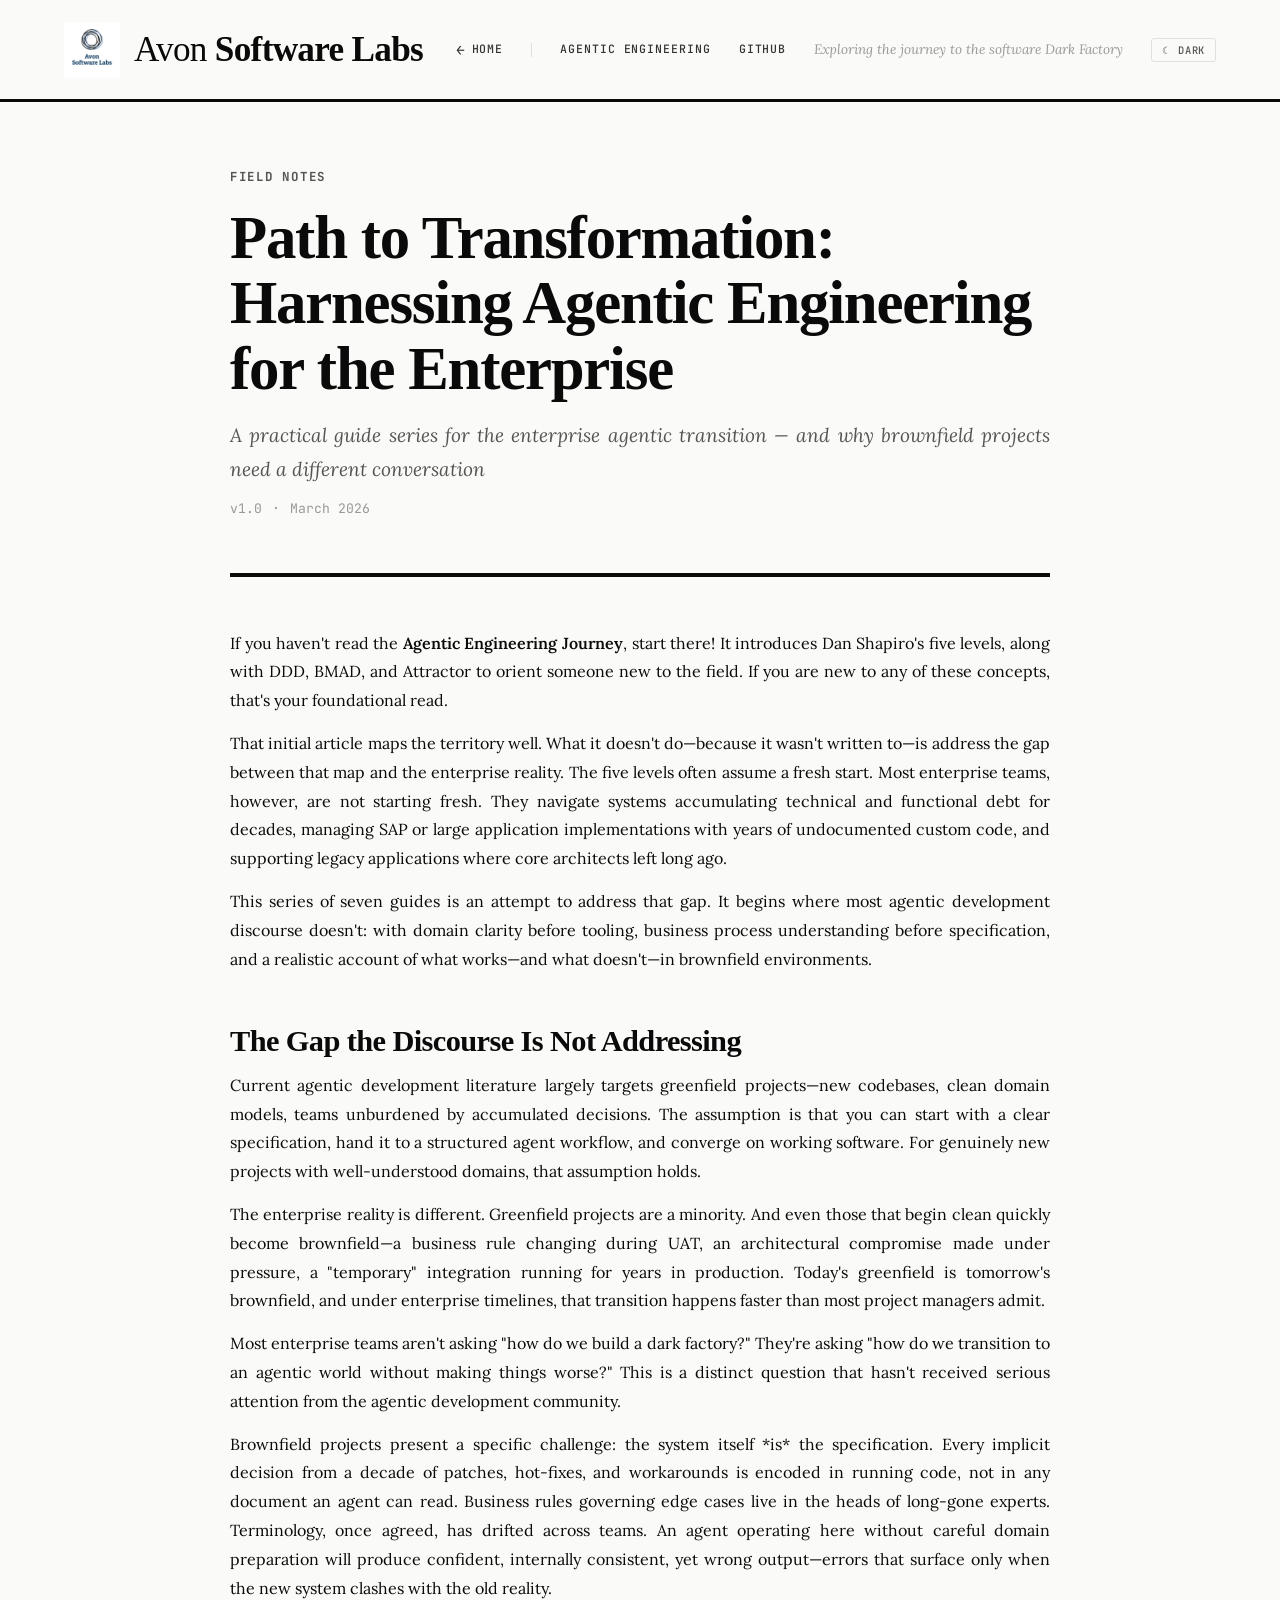
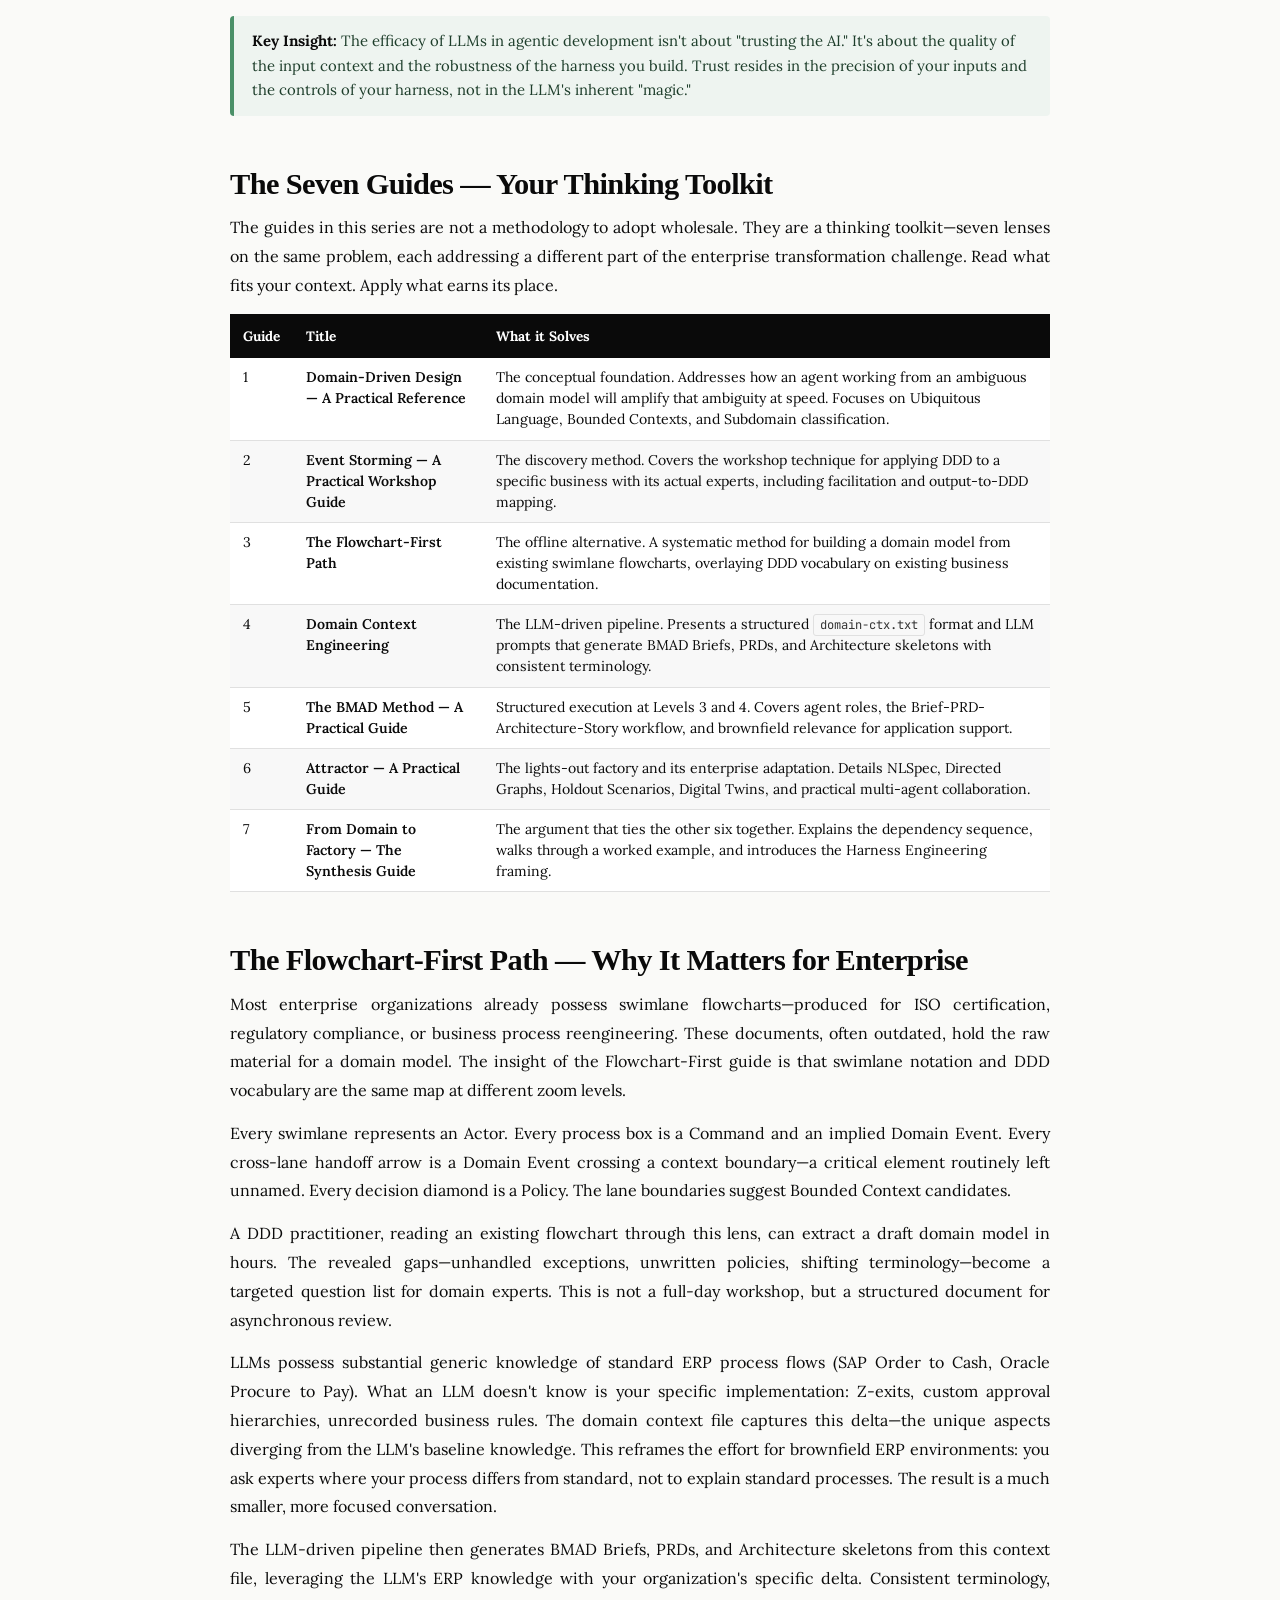
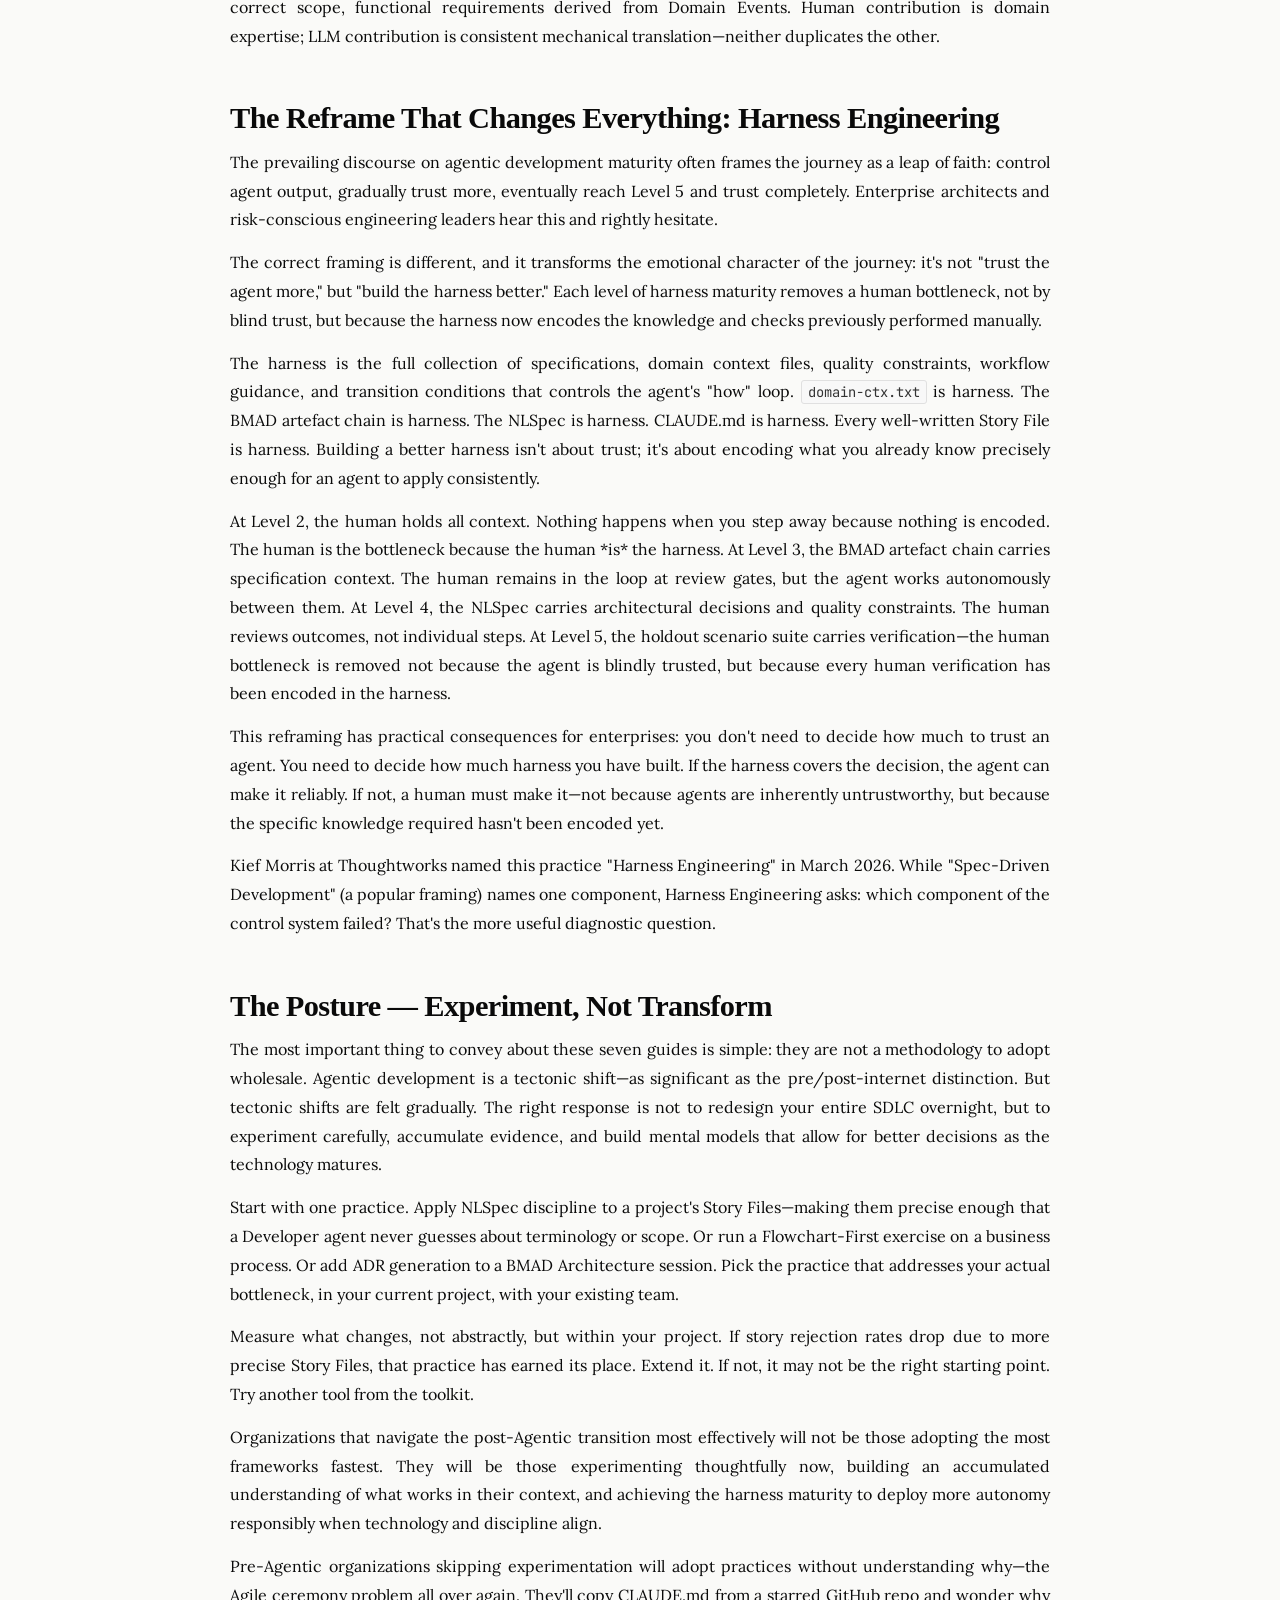
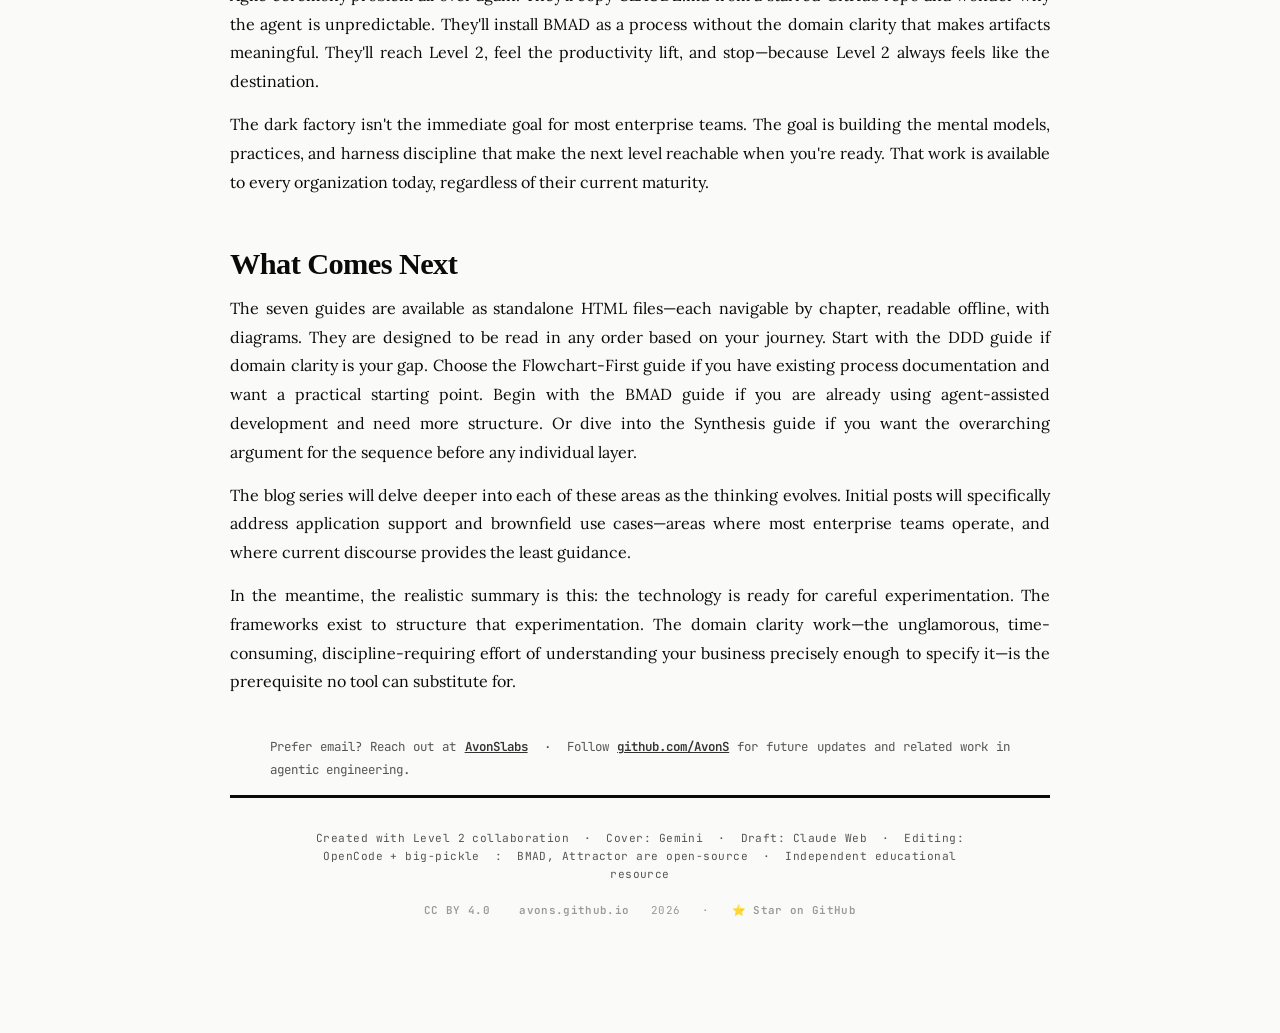
<file: notes/path-to-transform/index.html>
<!DOCTYPE html>
<html lang="en">
<head>
<meta charset="UTF-8">
<link rel="preconnect" href="https://fonts.googleapis.com">
<link href="https://fonts.googleapis.com/css2?family=Lora:ital,wght@0,400;0,500;0,600;1,400;1,500&family=DM+Sans:ital,wght@0,300;0,400;0,500;0,600;1,400&family=JetBrains+Mono:wght@400;500&display=swap" rel="stylesheet">
<link rel="stylesheet" href="../../assets/style.css?v=1.1">
<link rel="stylesheet" href="../../assets/article.css?v=1.1">
<meta name="viewport" content="width=device-width, initial-scale=1.0">
<title>Path to Transformation: Harnessing Agentic Engineering for the Enterprise — Avon Software Labs</title>
<script src="../../assets/components.js?v=1.1" defer></script>

<meta name="description" content="A practical guide series for the enterprise agentic transition — and why brownfield projects need a different conversation">
<meta name="keywords" content="agentic engineering, LLM, AI, software development, DDD, BMAD, Attractor, design, architecture, brownfield, enterprise">
<meta name="author" content="Avon Software Labs">

<!-- Open Graph / Facebook -->
<meta property="og:type" content="article">
<meta property="og:url" content="https://avons.github.io/notes/path-to-transform/">
<meta property="og:title" content="Path to Transformation: Harnessing Agentic Engineering for the Enterprise">
<meta property="og:description" content="A practical guide series for the enterprise agentic transition — and why brownfield projects need a different conversation">
<meta property="og:image" content="https://avons.github.io/assets/logo.png?v=1.1">

<!-- Twitter -->
<meta property="twitter:card" content="summary_large_image">
<meta property="twitter:url" content="https://avons.github.io/notes/path-to-transform/">
<meta property="twitter:title" content="Path to Transformation: Harnessing Agentic Engineering for the Enterprise">
<meta property="twitter:description" content="A practical guide series for the enterprise agentic transition — and why brownfield projects need a different conversation">
<meta property="twitter:image" content="https://avons.github.io/assets/logo.png?v=1.1">

</head>
<body>
<site-header-article></site-header-article>
<div class="article-wrap">

<div class="doc-title-block">
  <p class="doc-eyebrow">Field Notes</p>
  <h1 class="doc-main-title">Path to Transformation: Harnessing Agentic Engineering for the Enterprise</h1>
  <p class="doc-subtitle">A practical guide series for the enterprise agentic transition — and why brownfield projects need a different conversation</p>
  <div class="doc-meta">
    <span>v1.0</span>
    <span>·</span>
    <span>March 2026</span>
  </div>
</div>

<p>If you haven't read the <a href="../agentic-engineering/">Agentic Engineering Journey</a>, start there! It introduces Dan Shapiro's five levels, along with DDD, BMAD, and Attractor to orient someone new to the field. If you are new to any of these concepts, that's your foundational read.</p>

<p>That initial article maps the territory well. What it doesn't do—because it wasn't written to—is address the gap between that map and the enterprise reality. The five levels often assume a fresh start. Most enterprise teams, however, are not starting fresh. They navigate systems accumulating technical and functional debt for decades, managing SAP or large application implementations with years of undocumented custom code, and supporting legacy applications where core architects left long ago.</p>

<p>This series of seven guides is an attempt to address that gap. It begins where most agentic development discourse doesn't: with domain clarity before tooling, business process understanding before specification, and a realistic account of what works—and what doesn't—in brownfield environments.</p>

<h1>The Gap the Discourse Is Not Addressing</h1>
<p>Current agentic development literature largely targets greenfield projects—new codebases, clean domain models, teams unburdened by accumulated decisions. The assumption is that you can start with a clear specification, hand it to a structured agent workflow, and converge on working software. For genuinely new projects with well-understood domains, that assumption holds.</p>

<p>The enterprise reality is different. Greenfield projects are a minority. And even those that begin clean quickly become brownfield—a business rule changing during UAT, an architectural compromise made under pressure, a "temporary" integration running for years in production. Today's greenfield is tomorrow's brownfield, and under enterprise timelines, that transition happens faster than most project managers admit.</p>

<p>Most enterprise teams aren't asking "how do we build a dark factory?" They're asking "how do we transition to an agentic world without making things worse?" This is a distinct question that hasn't received serious attention from the agentic development community.</p>

<p>Brownfield projects present a specific challenge: the system itself *is* the specification. Every implicit decision from a decade of patches, hot-fixes, and workarounds is encoded in running code, not in any document an agent can read. Business rules governing edge cases live in the heads of long-gone experts. Terminology, once agreed, has drifted across teams. An agent operating here without careful domain preparation will produce confident, internally consistent, yet wrong output—errors that surface only when the new system clashes with the old reality.</p>

<div class="callout callout-insight">
  <strong>Key Insight:</strong> The efficacy of LLMs in agentic development isn't about "trusting the AI." It's about the quality of the input context and the robustness of the harness you build. Trust resides in the precision of your inputs and the controls of your harness, not in the LLM's inherent "magic."
</div>

<h1>The Seven Guides — Your Thinking Toolkit</h1>
<p>The guides in this series are not a methodology to adopt wholesale. They are a thinking toolkit—seven lenses on the same problem, each addressing a different part of the enterprise transformation challenge. Read what fits your context. Apply what earns its place.</p>

<div class="tbl-wrap">
<table>
  <thead>
    <tr><th>Guide</th><th>Title</th><th>What it Solves</th></tr>
  </thead>
  <tbody>
    <tr>
      <td>1</td>
      <td><a href="../../guides/ddd/">Domain-Driven Design — A Practical Reference</a></td>
      <td>The conceptual foundation. Addresses how an agent working from an ambiguous domain model will amplify that ambiguity at speed. Focuses on Ubiquitous Language, Bounded Contexts, and Subdomain classification.</td>
    </tr>
    <tr>
      <td>2</td>
      <td><a href="../../guides/event-storming/">Event Storming — A Practical Workshop Guide</a></td>
      <td>The discovery method. Covers the workshop technique for applying DDD to a specific business with its actual experts, including facilitation and output-to-DDD mapping.</td>
    </tr>
    <tr>
      <td>3</td>
      <td><a href="../../guides/flowcharts/">The Flowchart-First Path</a></td>
      <td>The offline alternative. A systematic method for building a domain model from existing swimlane flowcharts, overlaying DDD vocabulary on existing business documentation.</td>
    </tr>
    <tr>
      <td>4</td>
      <td><a href="../../guides/ddd-to-context/">Domain Context Engineering</a></td>
      <td>The LLM-driven pipeline. Presents a structured <code>domain-ctx.txt</code> format and LLM prompts that generate BMAD Briefs, PRDs, and Architecture skeletons with consistent terminology.</td>
    </tr>
    <tr>
      <td>5</td>
      <td><a href="../../guides/bmad/">The BMAD Method — A Practical Guide</a></td>
      <td>Structured execution at Levels 3 and 4. Covers agent roles, the Brief-PRD-Architecture-Story workflow, and brownfield relevance for application support.</td>
    </tr>
    <tr>
      <td>6</td>
      <td><a href="../../guides/attractor/">Attractor — A Practical Guide</a></td>
      <td>The lights-out factory and its enterprise adaptation. Details NLSpec, Directed Graphs, Holdout Scenarios, Digital Twins, and practical multi-agent collaboration.</td>
    </tr>
    <tr>
      <td>7</td>
      <td><a href="../../guides/synthesis/">From Domain to Factory — The Synthesis Guide</a></td>
      <td>The argument that ties the other six together. Explains the dependency sequence, walks through a worked example, and introduces the Harness Engineering framing.</td>
    </tr>
  </tbody>
</table>
</div>

<h1>The Flowchart-First Path — Why It Matters for Enterprise</h1>
<p>Most enterprise organizations already possess swimlane flowcharts—produced for ISO certification, regulatory compliance, or business process reengineering. These documents, often outdated, hold the raw material for a domain model. The insight of the Flowchart-First guide is that swimlane notation and DDD vocabulary are the same map at different zoom levels.</p>
<p>Every swimlane represents an Actor. Every process box is a Command and an implied Domain Event. Every cross-lane handoff arrow is a Domain Event crossing a context boundary—a critical element routinely left unnamed. Every decision diamond is a Policy. The lane boundaries suggest Bounded Context candidates.</p>
<p>A DDD practitioner, reading an existing flowchart through this lens, can extract a draft domain model in hours. The revealed gaps—unhandled exceptions, unwritten policies, shifting terminology—become a targeted question list for domain experts. This is not a full-day workshop, but a structured document for asynchronous review.</p>
<p>LLMs possess substantial generic knowledge of standard ERP process flows (SAP Order to Cash, Oracle Procure to Pay). What an LLM doesn't know is your specific implementation: Z-exits, custom approval hierarchies, unrecorded business rules. The domain context file captures this delta—the unique aspects diverging from the LLM's baseline knowledge. This reframes the effort for brownfield ERP environments: you ask experts where your process differs from standard, not to explain standard processes. The result is a much smaller, more focused conversation.</p>
<p>The LLM-driven pipeline then generates BMAD Briefs, PRDs, and Architecture skeletons from this context file, leveraging the LLM's ERP knowledge with your organization's specific delta. Consistent terminology, correct scope, functional requirements derived from Domain Events. Human contribution is domain expertise; LLM contribution is consistent mechanical translation—neither duplicates the other.</p>

<h1>The Reframe That Changes Everything: Harness Engineering</h1>
<p>The prevailing discourse on agentic development maturity often frames the journey as a leap of faith: control agent output, gradually trust more, eventually reach Level 5 and trust completely. Enterprise architects and risk-conscious engineering leaders hear this and rightly hesitate.</p>
<p>The correct framing is different, and it transforms the emotional character of the journey: it's not "trust the agent more," but "build the harness better." Each level of harness maturity removes a human bottleneck, not by blind trust, but because the harness now encodes the knowledge and checks previously performed manually.</p>
<p>The harness is the full collection of specifications, domain context files, quality constraints, workflow guidance, and transition conditions that controls the agent's "how" loop. <code>domain-ctx.txt</code> is harness. The BMAD artefact chain is harness. The NLSpec is harness. CLAUDE.md is harness. Every well-written Story File is harness. Building a better harness isn't about trust; it's about encoding what you already know precisely enough for an agent to apply consistently.</p>
<p>At Level 2, the human holds all context. Nothing happens when you step away because nothing is encoded. The human is the bottleneck because the human *is* the harness. At Level 3, the BMAD artefact chain carries specification context. The human remains in the loop at review gates, but the agent works autonomously between them. At Level 4, the NLSpec carries architectural decisions and quality constraints. The human reviews outcomes, not individual steps. At Level 5, the holdout scenario suite carries verification—the human bottleneck is removed not because the agent is blindly trusted, but because every human verification has been encoded in the harness.</p>
<p>This reframing has practical consequences for enterprises: you don't need to decide how much to trust an agent. You need to decide how much harness you have built. If the harness covers the decision, the agent can make it reliably. If not, a human must make it—not because agents are inherently untrustworthy, but because the specific knowledge required hasn't been encoded yet.</p>
<p>Kief Morris at Thoughtworks named this practice "Harness Engineering" in March 2026. While "Spec-Driven Development" (a popular framing) names one component, Harness Engineering asks: which component of the control system failed? That's the more useful diagnostic question.</p>

<h1>The Posture — Experiment, Not Transform</h1>
<p>The most important thing to convey about these seven guides is simple: they are not a methodology to adopt wholesale. Agentic development is a tectonic shift—as significant as the pre/post-internet distinction. But tectonic shifts are felt gradually. The right response is not to redesign your entire SDLC overnight, but to experiment carefully, accumulate evidence, and build mental models that allow for better decisions as the technology matures.</p>
<p>Start with one practice. Apply NLSpec discipline to a project's Story Files—making them precise enough that a Developer agent never guesses about terminology or scope. Or run a Flowchart-First exercise on a business process. Or add ADR generation to a BMAD Architecture session. Pick the practice that addresses your actual bottleneck, in your current project, with your existing team.</p>
<p>Measure what changes, not abstractly, but within your project. If story rejection rates drop due to more precise Story Files, that practice has earned its place. Extend it. If not, it may not be the right starting point. Try another tool from the toolkit.</p>
<p>Organizations that navigate the post-Agentic transition most effectively will not be those adopting the most frameworks fastest. They will be those experimenting thoughtfully now, building an accumulated understanding of what works in their context, and achieving the harness maturity to deploy more autonomy responsibly when technology and discipline align.</p>
<p>Pre-Agentic organizations skipping experimentation will adopt practices without understanding why—the Agile ceremony problem all over again. They'll copy CLAUDE.md from a starred GitHub repo and wonder why the agent is unpredictable. They'll install BMAD as a process without the domain clarity that makes artifacts meaningful. They'll reach Level 2, feel the productivity lift, and stop—because Level 2 always feels like the destination.</p>
<p>The dark factory isn't the immediate goal for most enterprise teams. The goal is building the mental models, practices, and harness discipline that make the next level reachable when you're ready. That work is available to every organization today, regardless of their current maturity.</p>

<h1>What Comes Next</h1>
<p>The seven guides are available as standalone HTML files—each navigable by chapter, readable offline, with diagrams. They are designed to be read in any order based on your journey. Start with the DDD guide if domain clarity is your gap. Choose the Flowchart-First guide if you have existing process documentation and want a practical starting point. Begin with the BMAD guide if you are already using agent-assisted development and need more structure. Or dive into the Synthesis guide if you want the overarching argument for the sequence before any individual layer.</p>
<p>The blog series will delve deeper into each of these areas as the thinking evolves. Initial posts will specifically address application support and brownfield use cases—areas where most enterprise teams operate, and where current discourse provides the least guidance.</p>
<p>In the meantime, the realistic summary is this: the technology is ready for careful experimentation. The frameworks exist to structure that experimentation. The domain clarity work—the unglamorous, time-consuming, discipline-requiring effort of understanding your business precisely enough to specify it—is the prerequisite no tool can substitute for.</p>

<utterances-comments repo="AvonS/avons.github.io"></utterances-comments>

<div class="article-feedback-meta">
  <p>Prefer email? Reach out at <span class="spamspan"><span class="u">avonslabs</span> [at] <span class="d">gmail [dot] com</span> (<span class="t">AvonSlabs</span>)</span> &nbsp;·&nbsp;
  Follow <a href="https://github.com/AvonS" target="_blank">github.com/AvonS</a> for future updates and related work in agentic engineering.</p>
</div>

<site-footer-article></site-footer-article>
</div>

</body>
</html>
</file>
<file: assets/style.css>
/* ============================================================
   avons.github.io — shared base styles
   style.css · v1.0
   ============================================================ */

/* ── Variables ── */
:root {
  --black:       #0a0a0a;
  --off-black:   #1a1a1a;
  --dark-grey:   #333333;
  --mid-grey:    #555555;
  --light-grey:  #999999;
  --rule:        #e0e0e0;
  --soft-bg:     #f8f8f8;
  --bg:          #fafaf8;
  --white:       #ffffff;

  /* Accent — red (warn callout) */
  --accent-red:       #8b1a1a;
  --accent-red-light: #fdf0f0;

  /* Accent — green (insight callout) */
  --accent-green:       #4a9068;
  --accent-green-light: #eef4f0;
  --accent-green-text:  #1d3d2a;

  /* Dark mode transition */
  color-scheme: light dark;
}

/* ── Dark Mode ── */
html.dark body {
  --black:       #e0e0e0; /* Off-white text */
  --off-black:   #d1d1d1;
  --dark-grey:   #b0b0b0;
  --mid-grey:    #888888;
  --light-grey:  #666666;
  --rule:        #333333; /* Subtle border */
  --soft-bg:     #242424; /* Lighter charcoal */
  --bg:          #1a1a1a; /* Base charcoal */
  --white:       #2a2a2a; /* Card surface */

  /* Accent — red dark mode (softened) */
  --accent-red:       #e05a4a;
  --accent-red-light: #2d1a1a;

  /* Accent — green dark mode (softened) */
  --accent-green:       #5aaa7a;
  --accent-green-light: #1a241e;
  --accent-green-text:  #c8e8d4;
}

/* ── Reset ── */
*, *::before, *::after { box-sizing: border-box; margin: 0; padding: 0; }
html { scroll-behavior: smooth; }

/* ── Base ── */
body {
  font-family: "Lora", Georgia, serif;
  background: var(--bg);
  color: var(--black);
  line-height: 1.8;
}

/* ── Typography ── */
h1 {
  font-family: "DM Serif Display", Georgia, serif;
  font-weight: 700;
  color: var(--black);
  letter-spacing: -0.02em;
  line-height: 1.1;
}
h2 {
  font-family: "DM Serif Display", Georgia, serif;
  font-weight: 700;
  color: var(--black);
  letter-spacing: -0.01em;
}
h3 {
  font-family: "Source Serif 4", serif;
  font-weight: 600;
  color: var(--mid-grey);
  font-style: italic;
}
p { margin-bottom: 14px; }
a { color: var(--black); font-weight: 600; text-decoration: none; transition: color 0.15s, opacity 0.15s; }
a:hover { text-decoration: none; opacity: 0.7; }
strong { color: var(--black); }
code {
  font-family: "JetBrains Mono", "SF Mono", Consolas, monospace;
  font-size: 0.86em;
  background: var(--soft-bg);
  border: 1px solid var(--rule);
  padding: 2px 6px;
  border-radius: 3px;
  color: var(--dark-grey);
}

/* ── Masthead ── */
.masthead {
  border-bottom: 3px solid var(--black);
  padding: 0 64px;
}
.masthead-top {
  display: flex;
  align-items: center;
  justify-content: space-between;
  padding: 28px 0 20px;
  border-bottom: 1px solid var(--rule);
}
.site-name {
  display: flex;
  align-items: center;
  gap: 14px;
  text-decoration: none;
  color: var(--black);
}
.logo-img { height: 56px; width: auto; object-fit: contain; }
.logo-text {
  font-family: "DM Serif Display", Georgia, serif;
  font-size: clamp(1.4rem, 4vw, 2.2rem);
  font-weight: 400;
  letter-spacing: -0.02em;
  color: var(--black);
}
.logo-text strong { font-weight: 700; }
.masthead-meta { text-align: right; }
.masthead-meta p {
  font-family: "JetBrains Mono", monospace;
  font-size: 0.7rem;
  color: var(--light-grey);
  letter-spacing: 0.06em;
  text-transform: uppercase;
  line-height: 1.8;
}
.masthead-nav {
  display: flex;
  gap: 32px;
  padding: 14px 0;
  align-items: center;
}
.masthead-nav a {
  font-family: "JetBrains Mono", monospace;
  font-size: 0.72rem;
  font-weight: 500;
  letter-spacing: 0.08em;
  text-transform: uppercase;
  color: var(--dark-grey);
  text-decoration: none;
  transition: color 0.15s;
}
.masthead-nav a:hover { color: var(--black); }
.masthead-tagline {
  font-family: "Source Serif 4", serif;
  font-style: italic;
  font-size: 0.88rem;
  color: var(--light-grey);
  margin-left: auto;
}

/* ── Footer ── */
.site-footer {
  border-top: 3px solid var(--black);
  padding: 48px 64px;
  text-align: center;
  background: var(--bg);
}
.site-footer p {
  font-family: "JetBrains Mono", monospace;
  font-size: 0.68rem;
  color: var(--light-grey);
  letter-spacing: 0.04em;
  margin-bottom: 8px;
}
.site-footer a {
  color: var(--mid-grey);
  text-decoration: none;
  font-family: "JetBrains Mono", monospace;
  font-size: 0.68rem;
}
.site-footer a:hover { color: var(--black); opacity: 1; }
.footer-links { display: flex; gap: 24px; justify-content: center; margin-bottom: 12px; }

/* ── Utility ── */
.section-label {
  font-family: "JetBrains Mono", monospace;
  font-size: 0.68rem;
  font-weight: 500;
  letter-spacing: 0.14em;
  text-transform: uppercase;
  color: var(--light-grey);
  margin-bottom: 24px;
  padding-bottom: 10px;
  border-bottom: 1px solid var(--rule);
}

/* ── Responsive ── */
@media (max-width: 860px) {
  .masthead { padding: 0 24px; }
  .site-footer { padding: 24px; flex-direction: column; }
  .masthead-meta { display: none; }
}

/* ============================================================
   Shared header + footer components
   ============================================================ */

/* ── Font import note: add to each HTML <head>
   https://fonts.googleapis.com/css2?family=Lora:ital,wght@0,400;0,500;0,600;1,400;1,500&family=DM+Sans:ital,wght@0,300;0,400;0,500;0,600;1,400&family=JetBrains+Mono:wght@400;500&display=swap
── */

/* ── Shared site header ── */
.site-header {
  border-bottom: 3px solid var(--black);
  padding: 0 64px;
  background: var(--bg);
  position: sticky;
  top: 0;
  z-index: 50;
}
.site-header-main {
  display: flex;
  align-items: center;
  justify-content: space-between;
  padding: 18px 0;
}
.site-header-nav {
  display: flex;
  gap: 28px;
  padding: 10px 0;
  align-items: center;
}
.site-header-nav a {
  font-family: "JetBrains Mono", monospace;
  font-size: 0.72rem;
  font-weight: 500;
  letter-spacing: 0.08em;
  text-transform: uppercase;
  color: var(--dark-grey);
  text-decoration: none;
  transition: color 0.15s;
}
.site-header-nav a:hover { color: var(--black); text-decoration: none; }
.site-header-nav .back-link {
  display: flex;
  align-items: center;
  gap: 6px;
}
.site-header-nav .back-link::before {
  content: "←";
  font-size: 0.9rem;
}
.nav-divider {
  width: 1px;
  height: 14px;
  background: var(--rule);
}
.site-tagline {
  font-family: "Lora", Georgia, serif;
  font-style: italic;
  font-size: 0.85rem;
  color: var(--light-grey);
  margin-left: auto;
}

/* ── Dark mode toggle button (site headers) ── */
.theme-toggle {
  background: none;
  border: 1px solid var(--rule);
  border-radius: 3px;
  color: var(--mid-grey);
  font-family: "JetBrains Mono", monospace;
  font-size: 0.65rem;
  font-weight: 500;
  letter-spacing: 0.06em;
  text-transform: uppercase;
  padding: 4px 10px;
  cursor: pointer;
  transition: all 0.15s;
  white-space: nowrap;
  flex-shrink: 0;
}
.theme-toggle:hover {
  border-color: var(--dark-grey);
  color: var(--black);
}

/* ── Shared site footer ── */
.site-footer-links {
  display: flex;
  justify-content: center;
  gap: 28px;
  margin-bottom: 14px;
  flex-wrap: wrap;
}
.site-footer-links a {
  font-family: "JetBrains Mono", monospace;
  font-size: 0.72rem;
  color: var(--mid-grey);
  text-decoration: none;
  letter-spacing: 0.04em;
  font-weight: 400;
}
.site-footer-links a:hover { color: var(--black); text-decoration: none; }
.site-footer-meta {
  font-family: "JetBrains Mono", monospace;
  font-size: 0.68rem;
  color: var(--light-grey);
  letter-spacing: 0.03em;
  line-height: 1.9;
}
.site-footer-meta a {
  color: var(--light-grey);
  text-decoration: none;
}
.site-footer-meta a:hover { color: var(--mid-grey); }

/* ── Article footer ── */
.site-footer-article {
  border-top: 3px solid var(--black);
  padding: 32px 64px;
  text-align: center;
  background: var(--bg);
}
.article-attribution {
  font-family: "JetBrains Mono", monospace;
  font-size: 0.7rem;
  color: var(--mid-grey);
  letter-spacing: 0.04em;
  margin-bottom: 16px;
  line-height: 1.6;
}

/* ── Responsive ── */
@media (max-width: 860px) {
  .site-header  { padding: 0 20px; position: static; }
  .site-footer  { padding: 28px 20px; }
  .site-footer-article  { padding: 28px 20px; }
  .site-header-nav .site-tagline { display: none; }
}
</file>
<file: assets/landing.css>
/* ============================================================
   avons.github.io — landing page styles
   landing.css · v1.0
   ============================================================ */

body { font-family: "DM Sans", system-ui, sans-serif;; background: var(--bg); }

/* ── Hero ── */
.hero {
  padding: 56px 64px 48px;
  border-bottom: 1px solid var(--rule);
  max-width: 720px;
}
.hero h1 {
  font-family: "DM Serif Display", serif;
  font-size: clamp(2rem, 4vw, 3rem);
  font-weight: 700; line-height: 1.12;
  color: var(--black); margin-bottom: 20px;
}
.hero h1 em { font-style: italic; font-weight: 400; }
.hero p {
  font-size: 1.05rem; line-height: 1.8;
  color: var(--dark-grey); font-weight: 300;
}

/* ── Layout ── */
.content-wrap {
  display: grid;
  grid-template-columns: 1fr 280px;
  padding: 0 64px;
}
.main-col {
  padding: 48px 56px 80px 0;
  border-right: 1px solid var(--rule);
}
.sidebar { padding: 48px 0 80px 40px; }
.sidebar-section { margin-bottom: 40px; }
.sidebar-label {
  font-family: "JetBrains Mono", monospace;
  font-size: 0.65rem; font-weight: 500;
  letter-spacing: 0.14em; text-transform: uppercase;
  color: var(--light-grey); margin-bottom: 16px;
  padding-bottom: 8px; border-bottom: 1px solid var(--rule);
}
.sidebar p {
  font-size: 0.85rem; line-height: 1.75;
  color: var(--mid-grey); font-weight: 300; margin-bottom: 12px;
}
.sidebar-section:first-child p:nth-child(2),
.sidebar-section:first-child p:nth-child(3) {
  font-family: 'Kalam', cursive;
  font-size: 1.05rem;
  line-height: 1.7;
  color: var(--dark-grey);

.sidebar a {
  color: var(--dark-grey); text-decoration: none;
  font-size: 0.85rem; font-weight: 400;
}
.sidebar a:hover { color: var(--black); opacity: 1; text-decoration: none; }
}
.sidebar a {
  color: var(--dark-grey); text-decoration: none;
  font-size: 0.85rem; font-weight: 400;
}
.sidebar a:hover { color: var(--black); opacity: 1; text-decoration: none; }

/* ── Topic list ── */
.topic-list { list-style: none; }
.topic-list li {
  padding: 8px 0; border-bottom: 1px solid var(--rule);
  font-size: 0.85rem; color: var(--dark-grey);
  display: flex; justify-content: space-between; align-items: center;
}
.topic-list li a {
  text-decoration: none;
  color: var(--dark-grey);
  font-weight: 400;
  flex: 1;
}
.topic-list li a:hover {
  color: var(--black);
}
.topic-list li:last-child { border-bottom: none; }
.topic-count {
  font-family: "JetBrains Mono", monospace;
  font-size: 0.65rem; color: var(--light-grey);
  margin-left: 8px;
}

/* ── Curriculum Grid ── */
.curriculum-grid {
  display: flex;
  flex-direction: column;
  gap: 48px;
  margin-top: 32px;
}
.curriculum-stage {
  border-left: 2px solid var(--rule);
  padding-left: 32px;
  position: relative;
}
.curriculum-stage::before {
  content: "";
  position: absolute;
  left: -5px;
  top: 0;
  width: 8px;
  height: 8px;
  background: var(--black);
  border-radius: 50%;
}
.stage-header {
  font-family: "JetBrains Mono", monospace;
  font-size: 0.72rem;
  font-weight: 700;
  color: var(--black);
  text-transform: uppercase;
  letter-spacing: 0.1em;
  margin-bottom: 24px;
  background: var(--soft-bg);
  display: inline-block;
  padding: 4px 12px;
  border-radius: 4px;
}
.curriculum-stage .article-card {
  padding: 24px 0;
}
.curriculum-stage .article-title {
  font-size: 1.25rem;
}

/* ── Article cards ── */
.article-card {
  padding: 32px 0; border-bottom: 1px solid var(--rule);
  display: grid; grid-template-columns: 1fr auto;
  gap: 24px; align-items: start;
  text-decoration: none; color: inherit;
  transition: opacity 0.15s;
}
.article-card:hover { opacity: 0.7; }
.article-card:last-child { border-bottom: none; }
.article-meta {
  font-family: "JetBrains Mono", monospace;
  font-size: 0.68rem; letter-spacing: 0.08em;
  text-transform: uppercase; color: var(--light-grey);
  margin-bottom: 10px; display: flex; gap: 16px; flex-wrap: wrap;
}
.article-tag { color: var(--dark-grey); font-weight: 500; }
.article-title {
  font-family: "DM Serif Display", serif;
  font-size: 1.5rem; font-weight: 700; line-height: 1.2;
  color: var(--black); margin-bottom: 8px;
}

.article-subtitle {
  font-family: "DM Sans", sans-serif;
  font-style: italic; font-size: 0.92rem;
  color: var(--mid-grey); margin-bottom: 12px;
}
.article-desc {
  font-size: 0.9rem; line-height: 1.7;
  color: var(--dark-grey); font-weight: 300; max-width: 580px;
}
.article-arrow {
  font-size: 1.4rem; color: var(--rule);
  margin-top: 4px; flex-shrink: 0;
  transition: color 0.15s, transform 0.15s;
}
.article-card:hover .article-arrow { color: var(--black); transform: translateX(4px); }
.featured-marker {
  display: inline-block;
  font-family: "JetBrains Mono", monospace;
  font-size: 0.62rem; font-weight: 500;
  letter-spacing: 0.1em; text-transform: uppercase;
  background: var(--off-black); color: var(--bg);
  padding: 3px 8px; margin-bottom: 14px;
}

/* ── Animations ── */
.hero, .article-card, .sidebar-section { opacity: 0; animation: fadeUp 0.5s forwards; }
.hero                         { animation-delay: 0.05s; }
.article-card:nth-child(1)    { animation-delay: 0.12s; }
.article-card:nth-child(2)    { animation-delay: 0.20s; }
.article-card:nth-child(3)    { animation-delay: 0.28s; }
.sidebar-section:nth-child(1) { animation-delay: 0.15s; }
.sidebar-section:nth-child(2) { animation-delay: 0.22s; }
.sidebar-section:nth-child(3) { animation-delay: 0.29s; }
@keyframes fadeUp {
  from { opacity: 0; transform: translateY(14px); }
  to   { opacity: 1; transform: translateY(0); }
}

/* ── Responsive ── */
@media (max-width: 860px) {
  .hero { padding: 40px 24px 36px; }
  .content-wrap { grid-template-columns: 1fr; padding: 0 24px; }
  .main-col { padding: 40px 0; border-right: none; }
  .sidebar { padding: 0 0 48px; border-top: 1px solid var(--rule); }
}
</file>
<file: assets/guide.css>
/* ============================================================
   avons.github.io — guide styles (SPA chapter reader)
   assets/guide.css · v1.0
   ============================================================ */

/* ── Guide-specific colour tokens ── */
:root {
  --guide-ink:          #1a1a2e;
  --guide-ink-light:    #4a4a6a;
  --guide-ink-faint:    #8888aa;
  --guide-paper:        #faf9f6;
  --guide-paper-warm:   #f4f1ea;
  --guide-accent:       #c0392b;
  --guide-nav-bg:       #1a1a2e;
  --guide-nav-text:     #faf9f6;
  --guide-rule:         #d8d4cb;

  /* Callout — green */
  --guide-callout-bg:     #eef4f0;
  --guide-callout-border: #4a9068;
  --guide-callout-text:   #1d3d2a;
}

html.dark body {
  --guide-ink:          #e0e0e0;
  --guide-ink-light:    #b0b0b0;
  --guide-ink-faint:    #888888;
  --guide-paper:        #1a1a1a;
  --guide-paper-warm:   #242424;
  --guide-accent:       #e05a4a;
  --guide-nav-bg:       #121212;
  --guide-nav-text:     #e0e0e0;
  --guide-rule:         #333333;

  --guide-callout-bg:     #1a241e;
  --guide-callout-border: #5aaa7a;
  --guide-callout-text:   #c8e8d4;
}

/* ── Guide body ── */
body {
  font-family: 'Source Sans 3', 'Lora', Georgia, serif;
  font-weight: 300;
  background: var(--guide-paper);
  color: var(--guide-ink);
  line-height: 1.75;
  font-size: 17px;
}

guide-header {
  display: block;
  position: sticky;
  top: 0;
  z-index: 1000;
}

/* ── Guide nav bar ── */
.guide-nav {
  background: var(--guide-nav-bg);
  color: var(--guide-nav-text);
  display: flex;
  align-items: center;
  justify-content: space-between;
  padding: 0 1.5rem;
  height: 60px;
  border-bottom: 2px solid var(--guide-accent);
}

.guide-nav-left, .guide-nav-right {
  display: flex;
  align-items: center;
  flex: 1;
}

.guide-nav-center {
  flex: 2;
  text-align: center;
  overflow: hidden;
}

.guide-nav-right {
  justify-content: flex-end;
  gap: 12px;
}

.guide-logo-link {
  display: flex;
  align-items: center;
  transition: opacity 0.15s;
}
.guide-logo-link:hover { opacity: 0.7; }
.guide-logo-img {
  height: 32px;
  width: auto;
}

.guide-nav-cluster {
  display: flex;
  border: 1px solid rgba(255,255,255,0.15);
  border-radius: 4px;
  overflow: hidden;
}

.guide-icon-btn {
  background: none;
  border: none;
  border-right: 1px solid rgba(255,255,255,0.15);
  color: var(--guide-nav-text);
  padding: 6px 14px;
  cursor: pointer;
  font-size: 1.1rem;
  display: flex;
  align-items: center;
  justify-content: center;
  transition: background 0.15s;
}
.guide-icon-btn:last-child { border-right: none; }
.guide-icon-btn:hover {
  background: rgba(255,255,255,0.1);
}
.guide-icon-btn:disabled, .guide-icon-btn[aria-disabled="true"] {
  opacity: 0.2;
  pointer-events: none;
}

.guide-nav-divider {
  width: 1px;
  height: 20px;
  background: rgba(255,255,255,0.15);
}

.guide-nav-title {
  font-family: 'Lora', Georgia, serif;
  font-style: italic;
  font-size: 0.95rem;
  color: rgba(255,255,255,0.65);
  white-space: nowrap;
  overflow: hidden;
  text-overflow: ellipsis;
}

/* Dark mode toggle inside guide nav — override site default */
.guide-theme-toggle {
  background: none !important;
  border: 1px solid rgba(255,255,255,0.15) !important;
  border-radius: 4px !important;
  color: var(--guide-nav-text) !important;
  font-size: 1.1rem !important;
  width: 38px;
  height: 34px;
  padding: 0 !important;
  display: flex !important;
  align-items: center !important;
  justify-content: center !important;
}

.guide-theme-toggle:hover {
  background: rgba(255,255,255,0.1) !important;
}

/* ── Guide page layout ── */
.guide-page {
  display: none;
  max-width: 780px;
  margin: 0 auto;
  padding: 4rem 2.5rem 6rem;
  min-height: calc(100vh - 52px);
}

.guide-page.active { display: block; }

/* ── Table of Contents ── */
.toc-header {
  text-align: center;
  padding: 3rem 0 2rem;
  border-bottom: 1px solid var(--guide-rule);
  margin-bottom: 3rem;
}

.toc-label {
  font-family: 'JetBrains Mono', monospace;
  font-size: 11px;
  font-weight: 600;
  letter-spacing: 0.2em;
  text-transform: uppercase;
  color: var(--guide-accent);
  margin-bottom: 1rem;
}

.toc-header h1 {
  font-family: 'Lora', Georgia, serif;
  font-size: 2.6rem;
  font-weight: 600;
  color: var(--guide-ink);
  line-height: 1.2;
  margin-bottom: 0.75rem;
}

.toc-header .subtitle {
  font-family: 'Lora', Georgia, serif;
  font-style: italic;
  font-size: 1.1rem;
  color: var(--guide-ink-light);
}

.toc-part { margin-bottom: 2.5rem; }

.toc-part-label {
  font-family: 'JetBrains Mono', monospace;
  font-size: 11px;
  font-weight: 600;
  letter-spacing: 0.18em;
  text-transform: uppercase;
  color: var(--guide-ink-faint);
  margin-bottom: 0.75rem;
  padding-bottom: 0.5rem;
  border-bottom: 1px solid var(--guide-rule);
}

.toc-item {
  display: flex;
  align-items: baseline;
  gap: 0.75rem;
  padding: 0.55rem 0.5rem;
  cursor: pointer;
  border-radius: 4px;
  transition: background 0.15s;
}
.toc-item:hover { background: var(--guide-paper-warm); }

.toc-num {
  font-family: 'JetBrains Mono', monospace;
  font-size: 11px;
  color: var(--guide-accent);
  min-width: 28px;
  font-weight: 400;
}

.toc-name {
  font-family: 'Lora', Georgia, serif;
  font-size: 1rem;
  color: var(--guide-ink);
  flex: 1;
}
.toc-item:hover .toc-name { color: var(--guide-accent); }

.toc-dots {
  flex: 1;
  border-bottom: 1px dotted var(--guide-rule);
  margin: 0 0.5rem;
  min-width: 20px;
}

/* ── Chapter elements ── */
.chapter-eyebrow {
  font-family: 'JetBrains Mono', monospace;
  font-size: 11px;
  font-weight: 600;
  letter-spacing: 0.2em;
  text-transform: uppercase;
  color: var(--guide-accent);
  margin-bottom: 0.75rem;
}

.chapter-number {
  font-family: 'Lora', Georgia, serif;
  font-size: 5rem;
  font-weight: 600;
  color: var(--guide-accent);
  opacity: 0.12;
  line-height: 1;
  margin-bottom: -1.5rem;
  display: block;
}

h1.chapter-title {
  font-family: 'Lora', Georgia, serif;
  font-size: 2.2rem;
  font-weight: 600;
  color: var(--guide-ink);
  line-height: 1.25;
  margin-bottom: 0.5rem;
}

.chapter-intro {
  font-family: 'Lora', Georgia, serif;
  font-style: italic;
  font-size: 1.05rem;
  color: var(--guide-ink-light);
  border-left: 3px solid var(--guide-accent);
  padding-left: 1.25rem;
  margin: 1.75rem 0 2.25rem;
  line-height: 1.65;
}

/* ── Guide typography ── */
.guide-page h2 {
  font-family: 'Lora', Georgia, serif;
  font-size: 1.45rem;
  font-weight: 600;
  color: var(--guide-ink);
  margin: 2.75rem 0 0.9rem;
  padding-top: 0.5rem;
}

.guide-page h3 {
  font-family: 'JetBrains Mono', monospace;
  font-size: 1rem;
  font-weight: 600;
  letter-spacing: 0.05em;
  text-transform: uppercase;
  color: var(--guide-ink-light);
  margin: 2rem 0 0.6rem;
}

.guide-page p {
  margin-bottom: 1.2rem;
  color: var(--guide-ink);
}

/* ── Part header banner ── */
.part-header {
  background: #1e1e38;
  color: #f0efe8;
  border-radius: 6px;
  padding: 2rem 2.5rem;
  margin-bottom: 3rem;
}

.part-header .part-num {
  font-family: 'JetBrains Mono', monospace;
  font-size: 11px;
  font-weight: 600;
  letter-spacing: 0.2em;
  text-transform: uppercase;
  color: var(--guide-accent);
  margin-bottom: 0.5rem;
}

.part-header h2 {
  font-family: 'Lora', Georgia, serif !important;
  font-size: 1.6rem !important;
  font-weight: 600 !important;
  color: #ffffff !important;
  margin: 0 0 0.5rem !important;
  padding: 0 !important;
}

.part-header p {
  color: #c8c6d8;
  font-size: 0.95rem;
  margin: 0;
  font-style: italic;
}

/* ── Callout boxes (guide version) ── */
.guide-page .callout {
  background: var(--guide-callout-bg);
  border-left: 4px solid var(--guide-callout-border);
  border-radius: 0 6px 6px 0;
  padding: 1.1rem 1.4rem;
  margin: 1.75rem 0;
}

.guide-page .callout-label {
  font-family: 'JetBrains Mono', monospace;
  font-size: 10px;
  font-weight: 600;
  letter-spacing: 0.2em;
  text-transform: uppercase;
  color: var(--guide-callout-border);
  margin-bottom: 0.4rem;
}

.guide-page .callout p {
  font-family: 'Lora', Georgia, serif;
  font-size: 0.95rem;
  color: var(--guide-callout-text);
  margin: 0;
  line-height: 1.65;
}

.guide-page .callout strong {
  font-weight: 600;
  color: var(--guide-callout-border);
}

/* ── Diagrams ── */
.diagram-wrap {
  margin: 2.5rem 0;
  text-align: center;
}

.diagram-caption {
  font-family: 'JetBrains Mono', monospace;
  font-size: 12px;
  color: var(--guide-ink-faint);
  margin-top: 0.75rem;
  font-style: italic;
}

svg.diagram {
  max-width: 100%;
  height: auto;
}

/* ── Section divider ── */
.section-rule {
  border: none;
  border-top: 1px solid var(--guide-rule);
  margin: 2.5rem 0;
}

/* ── Glossary ── */
.glossary-entry {
  padding: 1rem 0;
  border-bottom: 1px solid var(--guide-rule);
}

.glossary-term {
  font-family: 'Lora', Georgia, serif;
  font-weight: 600;
  font-size: 1rem;
  color: var(--guide-ink);
  margin-bottom: 0.25rem;
}

.glossary-def {
  font-size: 0.95rem;
  color: var(--guide-ink-light);
  margin: 0;
}

/* ── Agent grid (BMAD) ── */
.agent-grid {
  display: grid;
  grid-template-columns: 1fr 1fr;
  gap: 1rem;
  margin: 1.75rem 0;
}

.agent-card {
  border: 1.5px solid var(--guide-rule);
  border-radius: 8px;
  padding: 1rem 1.2rem;
  background: var(--guide-paper-warm);
}

.agent-role {
  font-family: 'JetBrains Mono', monospace;
  font-size: 11px;
  font-weight: 600;
  letter-spacing: 0.15em;
  text-transform: uppercase;
  color: var(--guide-accent);
  margin-bottom: 0.3rem;
}

.agent-name {
  font-family: 'Lora', Georgia, serif;
  font-size: 1rem;
  font-weight: 600;
  color: var(--guide-ink);
  margin-bottom: 0.4rem;
}

.agent-desc {
  font-size: 0.88rem;
  color: var(--guide-ink-light);
  line-height: 1.55;
  margin: 0;
}

/* ── Artefact list (BMAD) ── */
.artefact-list { margin: 1rem 0 1.5rem; }

.artefact-item {
  display: flex;
  gap: 0.75rem;
  align-items: flex-start;
  padding: 0.6rem 0;
  border-bottom: 1px solid var(--guide-rule);
}

.artefact-badge {
  font-family: 'JetBrains Mono', monospace;
  font-size: 10px;
  background: var(--guide-nav-bg);
  color: var(--guide-nav-text);
  padding: 2px 8px;
  border-radius: 3px;
  white-space: nowrap;
  margin-top: 3px;
  flex-shrink: 0;
}

.artefact-text {
  font-size: 0.95rem;
  color: var(--guide-ink-light);
}

.artefact-text strong {
  color: var(--guide-ink);
  font-weight: 600;
}

/* ── Stat block (Attractor) ── */
.stat-block {
  display: grid;
  grid-template-columns: 1fr 1fr 1fr;
  gap: 1rem;
  margin: 1.75rem 0;
}

.stat-card {
  text-align: center;
  padding: 1.2rem;
  background: #1e1e38;
  border-radius: 8px;
}

.stat-num {
  font-family: 'Lora', Georgia, serif;
  font-size: 2rem;
  font-weight: 600;
  color: var(--guide-accent);
  display: block;
  line-height: 1;
}

.stat-label {
  font-family: 'JetBrains Mono', monospace;
  font-size: 11px;
  color: rgba(255,255,255,0.7);
  margin-top: 0.4rem;
  display: block;
}

/* ── Pattern block (Attractor) ── */
.pattern-block {
  border: 1.5px solid var(--guide-rule);
  border-radius: 8px;
  padding: 1.25rem 1.5rem;
  margin: 1.5rem 0;
  background: var(--guide-paper-warm);
}

.pattern-num {
  font-family: 'JetBrains Mono', monospace;
  font-size: 10px;
  color: var(--guide-accent);
  font-weight: 600;
  letter-spacing: 0.1em;
  margin-bottom: 0.3rem;
}

.pattern-name {
  font-family: 'Lora', Georgia, serif;
  font-size: 1.1rem;
  font-weight: 600;
  color: var(--guide-ink);
  margin-bottom: 0.5rem;
}

.pattern-desc {
  font-size: 0.95rem;
  color: var(--guide-ink-light);
  margin: 0;
  line-height: 1.6;
}

/* ── Code inline ── */
.guide-page code {
  font-family: 'JetBrains Mono', monospace;
  font-size: 0.85em;
  background: var(--guide-paper-warm);
  border: 1px solid var(--guide-rule);
  padding: 2px 6px;
  border-radius: 3px;
  color: var(--guide-accent);
}

/* ── Responsive ── */
@media (max-width: 600px) {
  .guide-page       { padding: 2rem 1.25rem 4rem; }
  h1.chapter-title  { font-size: 1.7rem; }
  .toc-header h1    { font-size: 1.9rem; }
  .guide-nav        { padding: 0 1rem; }
  .guide-nav-title  { display: none; }
  .agent-grid       { grid-template-columns: 1fr; }
  .stat-block       { grid-template-columns: 1fr; }
}
</file>
<file: assets/article.css>
/* ============================================================
   avons.github.io — article styles
   article.css · v1.0
   ============================================================ */

/* ── Article body layout ── */
.article-wrap {
  max-width: 900px;
  margin: 0 auto;
  padding: 0 40px 80px;
}

/* ── Top rule ── */
.flag-stripe {
  height: 4px;
  background: var(--black);
}

/* ── Document title block ── */
.doc-title-block {
  padding: 64px 0 52px;
  border-bottom: 4px solid var(--black);
  margin-bottom: 52px;
}
.doc-eyebrow {
  font-family: "JetBrains Mono", monospace;
  font-size: 0.78rem;
  font-weight: 700;
  letter-spacing: 0.14em;
  text-transform: uppercase;
  color: var(--mid-grey);
  margin-bottom: 16px;
}
.doc-main-title {
  font-family: "DM Serif Display", serif;
  font-size: clamp(2.4rem, 5vw, 3.8rem);
  font-weight: 900;
  color: var(--black);
  line-height: 1.08;
  margin: 0 0 16px;
  letter-spacing: -0.02em;
}
.doc-subtitle {
  font-size: 1.2rem;
  font-style: italic;
  color: var(--mid-grey);
  font-weight: 400;
  margin-bottom: 10px;
}
.doc-tagline {
  font-size: 1rem;
  color: var(--mid-grey);
  margin-bottom: 24px;
  line-height: 1.6;
}
.doc-meta {
  display: flex;
  gap: 10px;
  align-items: center;
  font-family: "JetBrains Mono", monospace;
  font-size: 0.82rem;
  color: var(--light-grey);
}
.doc-meta a { color: var(--dark-grey); font-weight: 600; }
.doc-meta a:hover { opacity: 0.7; }

/* ── Article typography ── */
h1 { font-size: 1.9rem; font-weight: 800; margin: 52px 0 12px; }
h2 { font-size: 1.25rem; font-weight: 700; margin: 32px 0 10px; }
h3 { font-size: 1rem; font-weight: 600; margin: 4px 0 20px; font-style: italic; }
p  { margin-bottom: 14px; text-align: justify; }

/* ── Section banners ── */
.section-banner {
  border-radius: 4px;
  padding: 11px 20px;
  margin: 48px 0 6px;
  font-family: "JetBrains Mono", monospace;
  font-size: 0.82rem;
  font-weight: 700;
  color: var(--white);
  letter-spacing: 0.06em;
  text-transform: uppercase;
  background: var(--black);
}
.banner-mid   { background: var(--dark-grey); }
.banner-light { background: var(--mid-grey); }

/* ── Level cards ── */
.level-grid { display: grid; grid-template-columns: 1fr; gap: 16px; margin: 24px 0 8px; }
.level-card {
  display: grid;
  grid-template-columns: 86px 1fr;
  border-radius: 6px;
  border: 1px solid var(--rule);
  overflow: hidden;
}
.level-card:nth-child(odd)  { background: var(--soft-bg); }
.level-card:nth-child(even) { background: var(--white); }
.level-badge {
  display: flex; flex-direction: column;
  align-items: center; justify-content: center;
  padding: 14px 6px; gap: 6px;
  background: var(--dark-grey);
}
.level-card:nth-child(1) .level-badge { background: #888888; }
.level-card:nth-child(2) .level-badge { background: #666666; }
.level-card:nth-child(3) .level-badge { background: #555555; }
.level-card:nth-child(4) .level-badge { background: #444444; }
.level-card:nth-child(5) .level-badge { background: #2a2a2a; }
.level-card:nth-child(6) .level-badge { background: #0a0a0a; }
.level-num {
  font-family: "JetBrains Mono", monospace;
  font-size: 0.7rem; font-weight: 800; color: var(--white);
  background: rgba(0,0,0,0.25); border-radius: 3px;
  padding: 2px 7px; white-space: nowrap; text-align: center;
}
.level-emoji { font-size: 1.4rem; }
.level-body  { padding: 12px 16px; border-left: 1px solid var(--rule); }
.level-title { font-size: 0.98rem; font-weight: 700; color: var(--black); font-family: "DM Serif Display", serif; }
.level-analogy { font-size: 0.8rem; color: var(--mid-grey); font-style: italic; margin-bottom: 8px; }
.level-meta { display: grid; grid-template-columns: 88px 1fr; gap: 2px 8px; font-size: 0.8rem; }
.lm-label { color: var(--mid-grey); font-weight: 600; }
.lm-val   { color: var(--dark-grey); }

/* ── Callout boxes ── */
.callout {
  border-radius: 4px;
  padding: 13px 18px;
  margin: 14px 0;
  font-size: 0.93rem;
  line-height: 1.65;
}
.callout-insight {
  background: var(--accent-green-light);
  border-left: 4px solid var(--accent-green);
  color: var(--accent-green-text);
}
.callout-warn {
  background: var(--accent-red-light);
  border-left: 4px solid var(--accent-red);
  color: var(--off-black);
}
.callout-quote {
  background: var(--soft-bg);
  border-left: 4px solid var(--black);
  font-style: italic;
  color: var(--dark-grey);
  font-weight: 600;
}

/* ── Concept cards ── */
.concept-grid { display: grid; gap: 6px; margin: 14px 0 20px; }
.concept-card {
  display: grid; grid-template-columns: 170px 1fr;
  border-radius: 4px; overflow: hidden;
  border: 1px solid var(--rule);
}
.concept-label {
  padding: 12px 14px; font-weight: 700; font-size: 0.86rem;
  display: flex; align-items: flex-start; line-height: 1.4;
  color: var(--black); background: var(--soft-bg);
}
.concept-desc { padding: 12px 14px; font-size: 0.88rem; line-height: 1.55; background: var(--white); }
.c-alt1 { background: var(--soft-bg); }
.c-alt2 { background: var(--white); }

/* ── Persona table ── */
.persona-tbl { width: 100%; border-collapse: collapse; margin: 12px 0 8px; }
.persona-tbl td {
  padding: 9px 14px;
  border-bottom: 1px solid var(--rule);
  font-size: 0.9rem; vertical-align: top;
}
.persona-tbl td:first-child {
  font-weight: 700; color: var(--black); width: 200px;
  background: var(--soft-bg); white-space: nowrap;
}

/* ── Layer cards ── */
.layer-grid { display: grid; gap: 6px; margin: 14px 0 20px; }
.layer-card {
  display: grid; grid-template-columns: 220px 1fr;
  border-radius: 4px; overflow: hidden;
  border: 1px solid var(--rule);
}
.layer-label {
  padding: 14px; font-weight: 700; font-size: 0.86rem;
  line-height: 1.4; display: flex; align-items: flex-start;
  background: var(--soft-bg); color: var(--black);
}
.layer-desc { padding: 14px; font-size: 0.88rem; line-height: 1.55; background: var(--white); }

/* ── Code block ── */
.code-block {
  background: var(--soft-bg);
  border: 1px solid var(--rule);
  border-radius: 4px; padding: 18px 22px; margin: 14px 0 6px;
  font-family: "JetBrains Mono", Consolas, monospace;
  font-size: 0.85rem; line-height: 1.7;
  overflow-x: auto; white-space: pre; color: var(--dark-grey);
}
.code-caption {
  font-size: 0.82rem; color: var(--mid-grey);
  font-style: italic; text-align: center; margin-bottom: 16px;
}

/* ── Tables ── */
.tbl-wrap { overflow-x: auto; margin: 14px 0 22px; }
table { width: 100%; border-collapse: collapse; font-size: 0.88rem; }
thead tr { background: var(--black); }
thead th { padding: 10px 13px; text-align: left; color: var(--white); font-weight: 700; font-size: 0.85rem; }
tbody tr:nth-child(odd)  { background: var(--white); }
tbody tr:nth-child(even) { background: var(--soft-bg); }
tbody td { padding: 9px 13px; border-bottom: 1px solid var(--rule); vertical-align: top; line-height: 1.5; }

/* ── Feedback box ── */
.feedback-box {
  background: var(--soft-bg);
  border: 1px solid var(--rule);
  border-radius: 8px;
  padding: 0; margin: 52px 0 32px; overflow: hidden;
}
.feedback-stripe-top    { height: 3px; background: var(--black); }
.feedback-stripe-bottom { height: 3px; background: var(--black); }
.feedback-body { padding: 36px 44px; }
.feedback-box h2 { color: var(--black); margin-top: 0; font-size: 1.4rem; font-family: "DM Serif Display", serif; }
.feedback-box p  { color: var(--dark-grey); text-align: left; margin-bottom: 10px; }
.feedback-links  { display: flex; flex-wrap: nowrap; gap: 12px; margin-top: 22px; }
.fb-btn {
  display: inline-flex; align-items: center; gap: 7px;
  background: #444444; color: var(--white);
  font-weight: 700; padding: 11px 22px; border-radius: 4px;
  text-decoration: none; font-size: 0.9rem;
  font-family: "JetBrains Mono", monospace;
  transition: background 0.2s;
}
.fb-btn:hover { background: var(--black); text-decoration: none; }
.fb-btn.ghost {
  background: transparent; color: var(--dark-grey);
  border: 1.5px solid var(--rule);
}
.fb-btn.ghost:hover { border-color: var(--dark-grey); background: transparent; }
.fb-email { margin-top: 18px; font-size: 0.86rem; color: var(--mid-grey); }
.fb-email a { color: var(--dark-grey); text-decoration: underline; }

/* ── Article footer ── */
.article-footer {
  font-family: "JetBrains Mono", monospace;
  font-size: 0.78rem; color: var(--light-grey);
  text-align: center; margin-top: 40px;
  padding-top: 18px; border-top: 1px solid var(--rule);
}

/* ── Utterances Comments (styling adjustments) ── */
.utterances {
  max-width: 900px;
  margin: 52px auto 0 auto;
  padding: 0 40px; /* Match article-wrap padding */
  border-top: 1px solid var(--rule);
  padding-top: 40px;
}
.utterances-frame {
  max-width: none !important; /* Allow iframe to take full width of its container */
}

/* ── Article Feedback Meta (email, follow links) ── */
.article-feedback-meta {
  max-width: 900px;
  margin: 40px auto 0 auto;
  padding: 0 40px;
  text-align: center;
  font-family: "JetBrains Mono", monospace;
  font-size: 0.78rem;
  color: var(--mid-grey);
}
.article-feedback-meta a {
  color: var(--dark-grey);
  text-decoration: underline;
}
.article-feedback-meta a:hover {
  opacity: 1;
  color: var(--black);
}

/* ── Responsive ── */
@media (max-width: 640px) {
  .article-wrap  { padding: 0 20px 60px; }
  .level-card    { grid-template-columns: 1fr; }
  .concept-card  { grid-template-columns: 1fr; }
  .layer-card    { grid-template-columns: 1fr; }
  .feedback-body { padding: 28px 20px; }
  .doc-title-block { padding: 40px 0 36px; }
}
</file>
